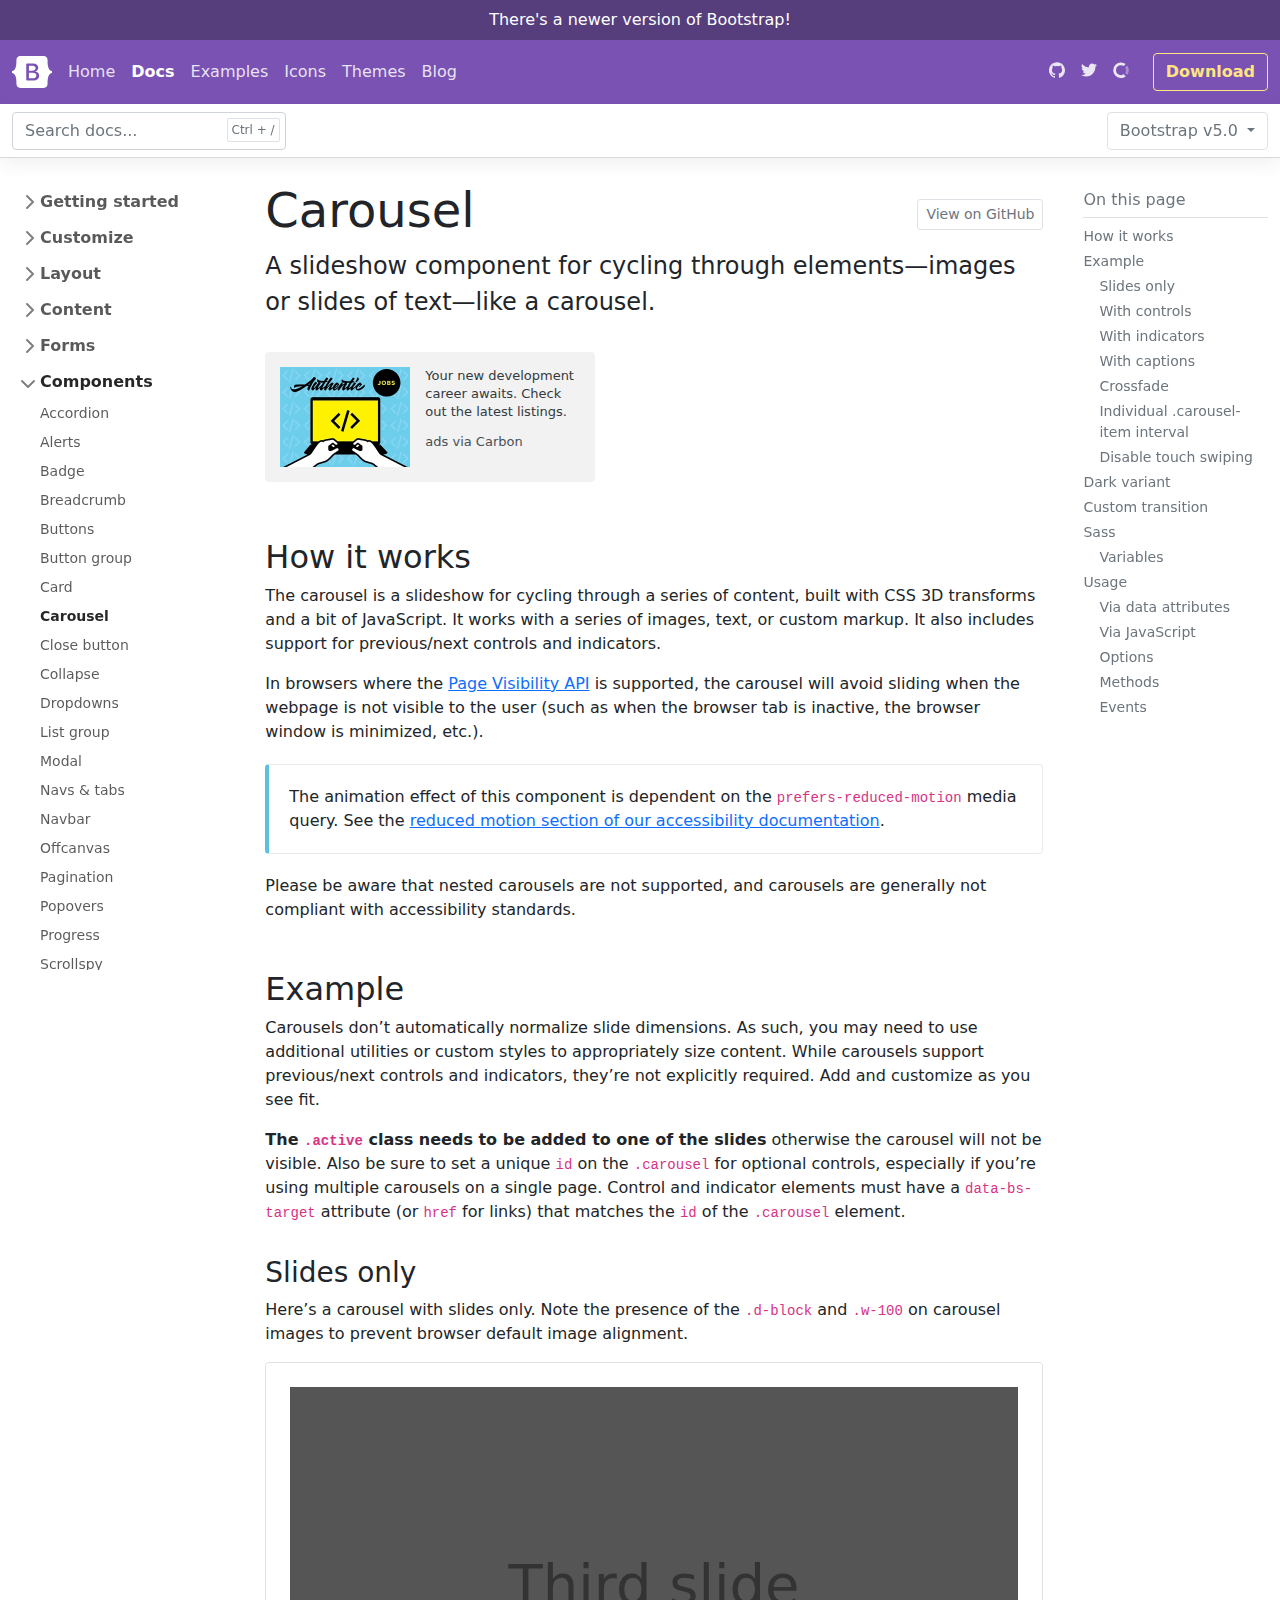
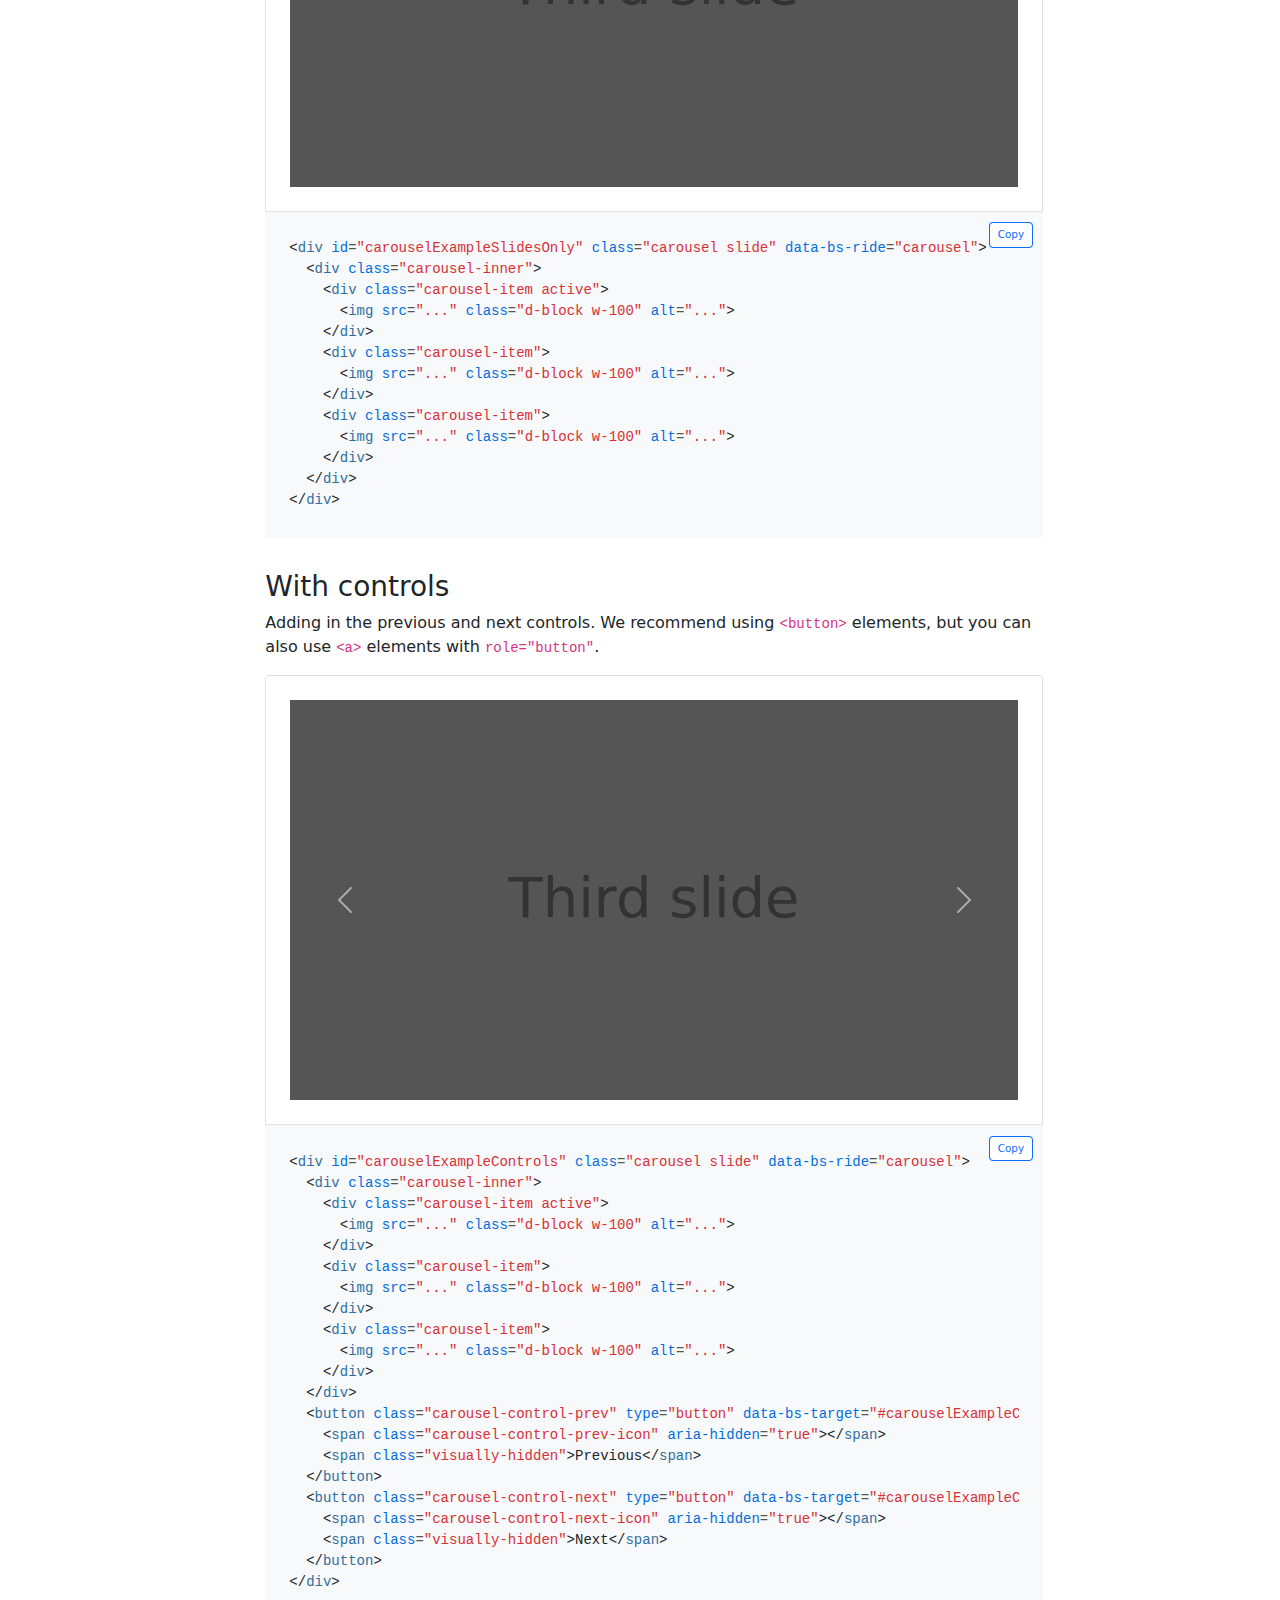
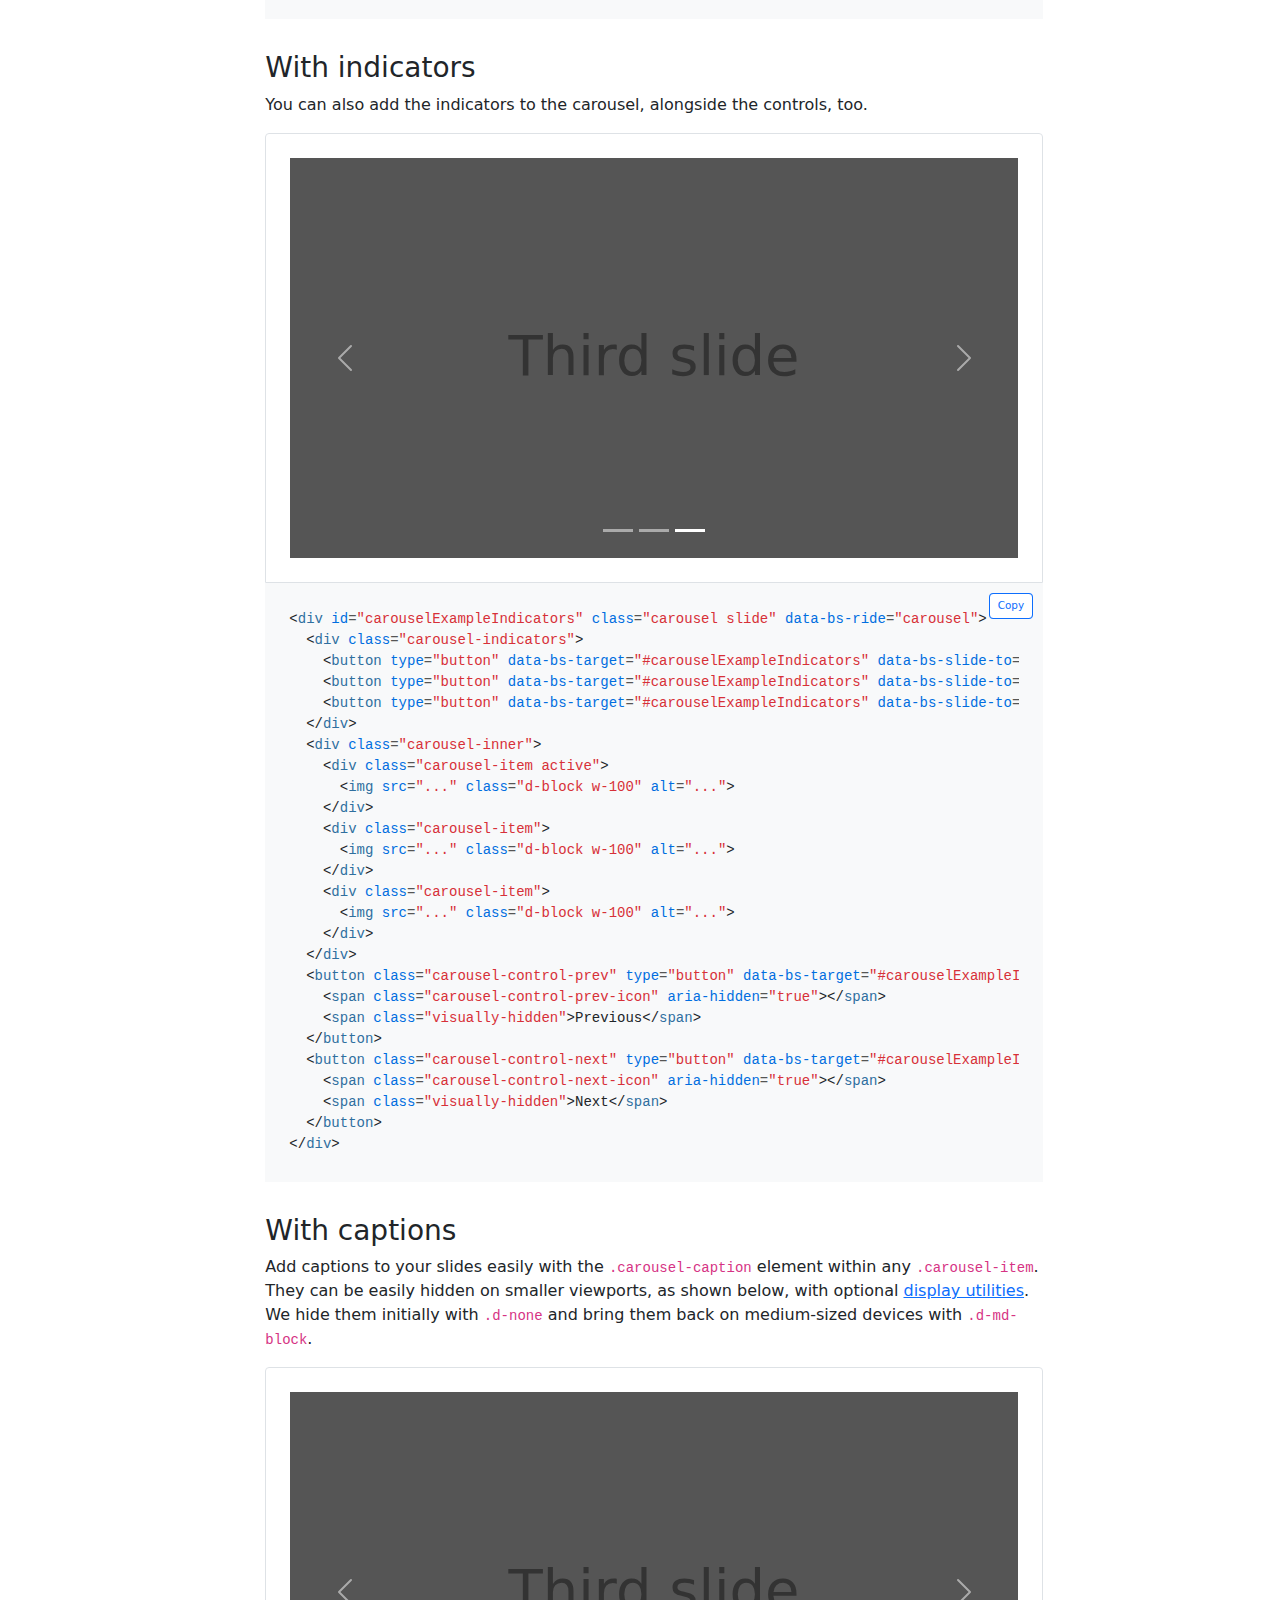
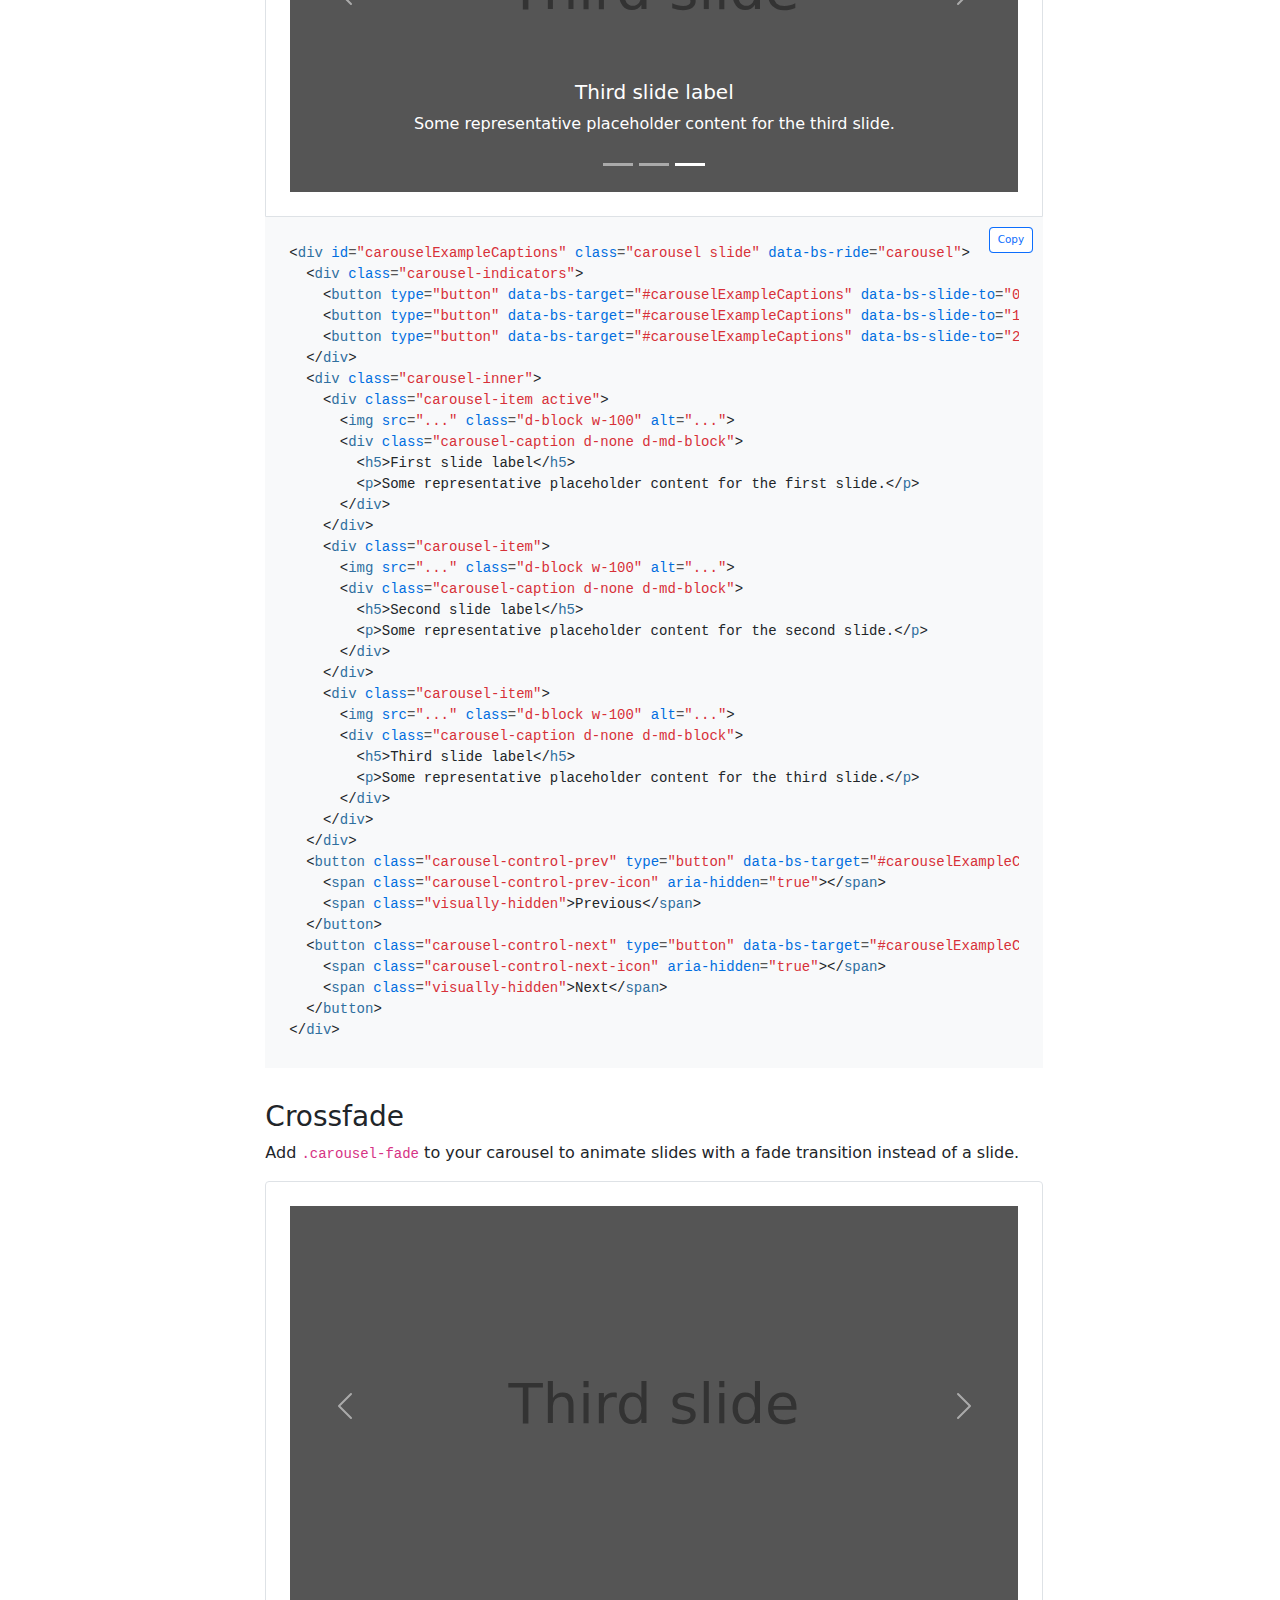
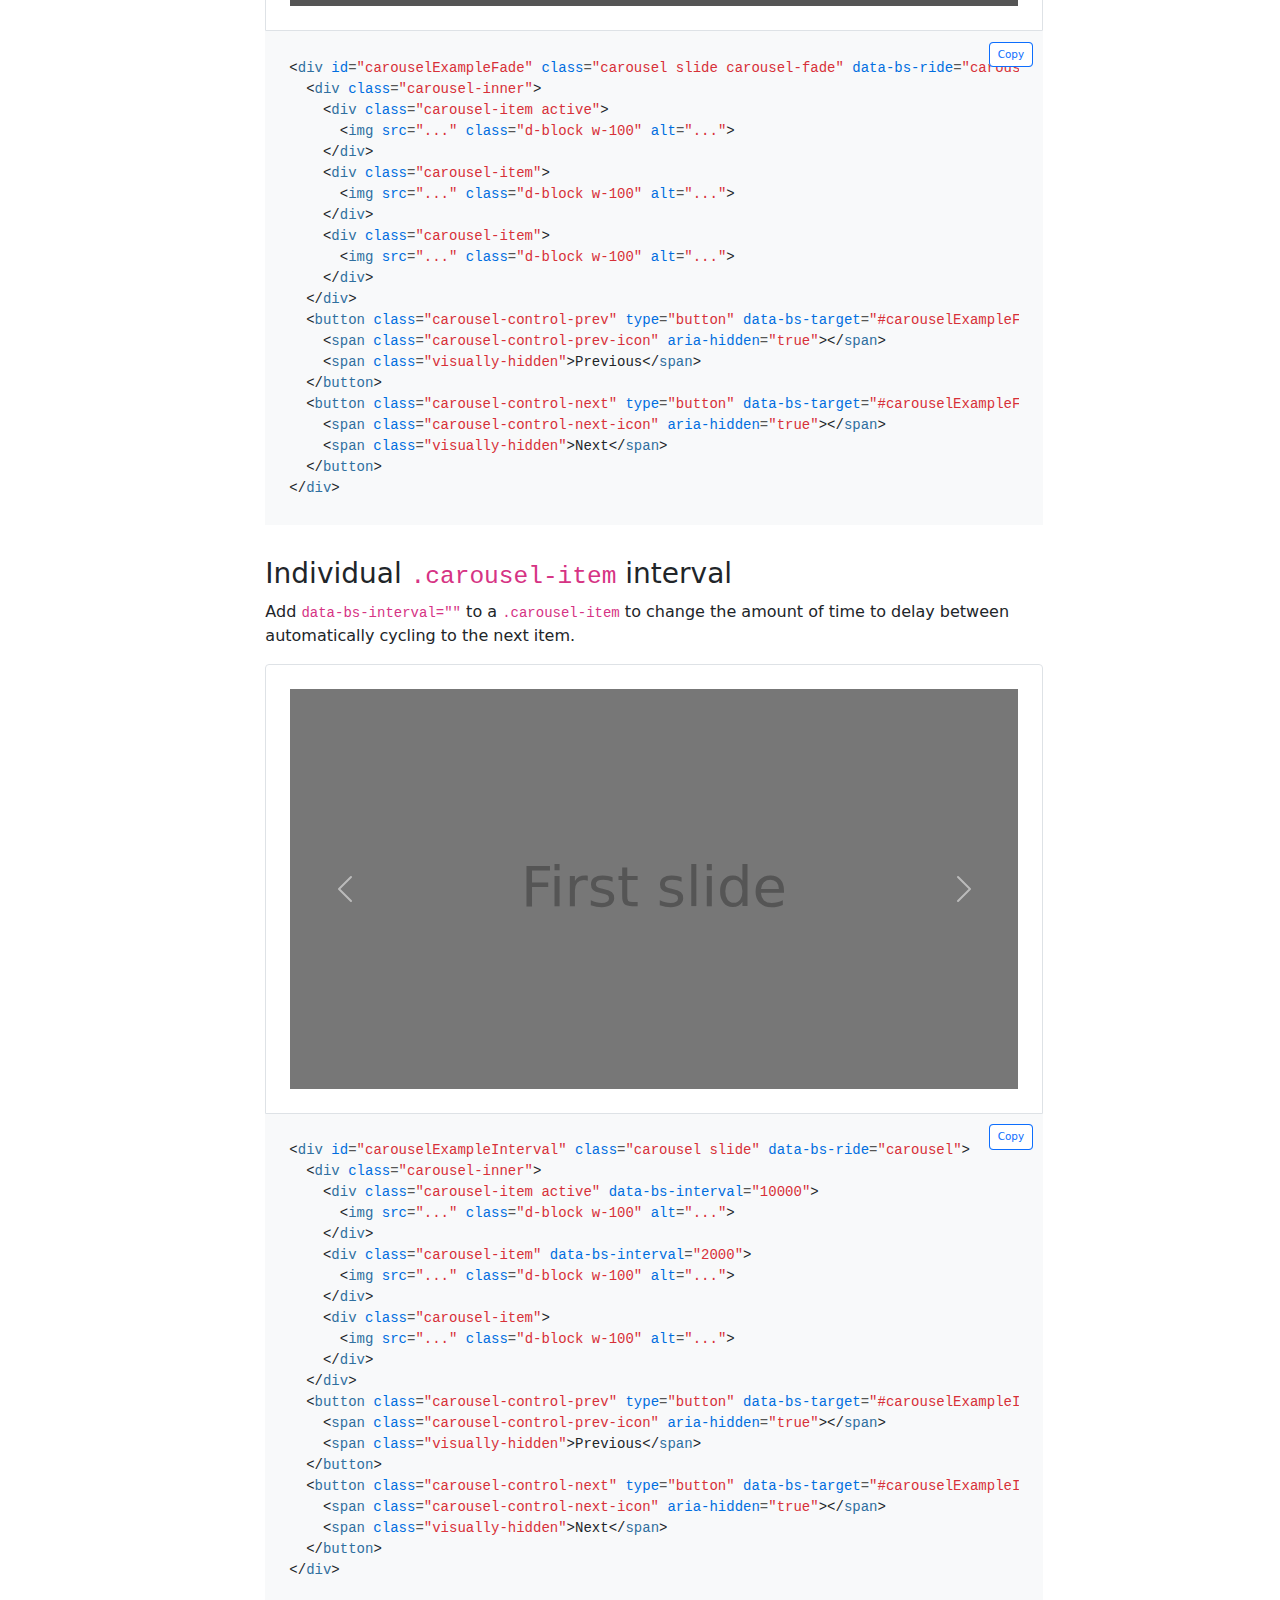
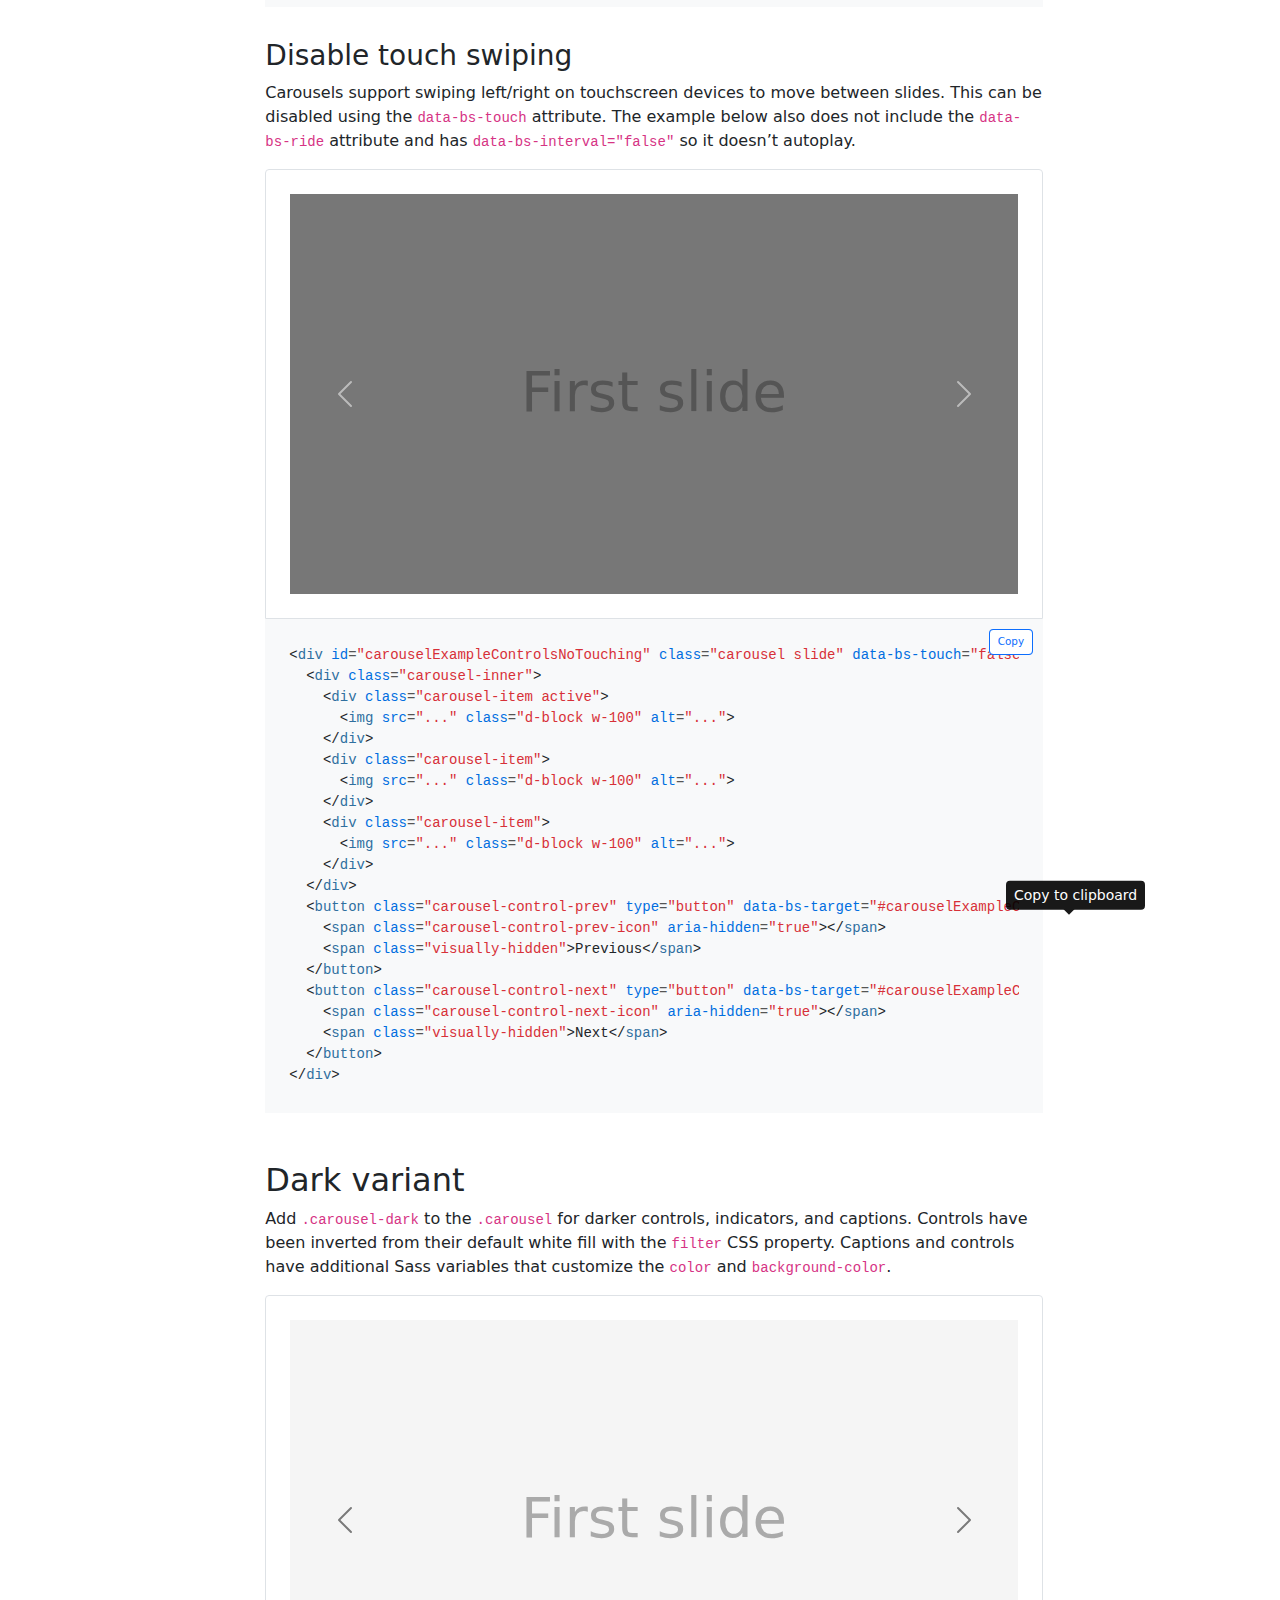
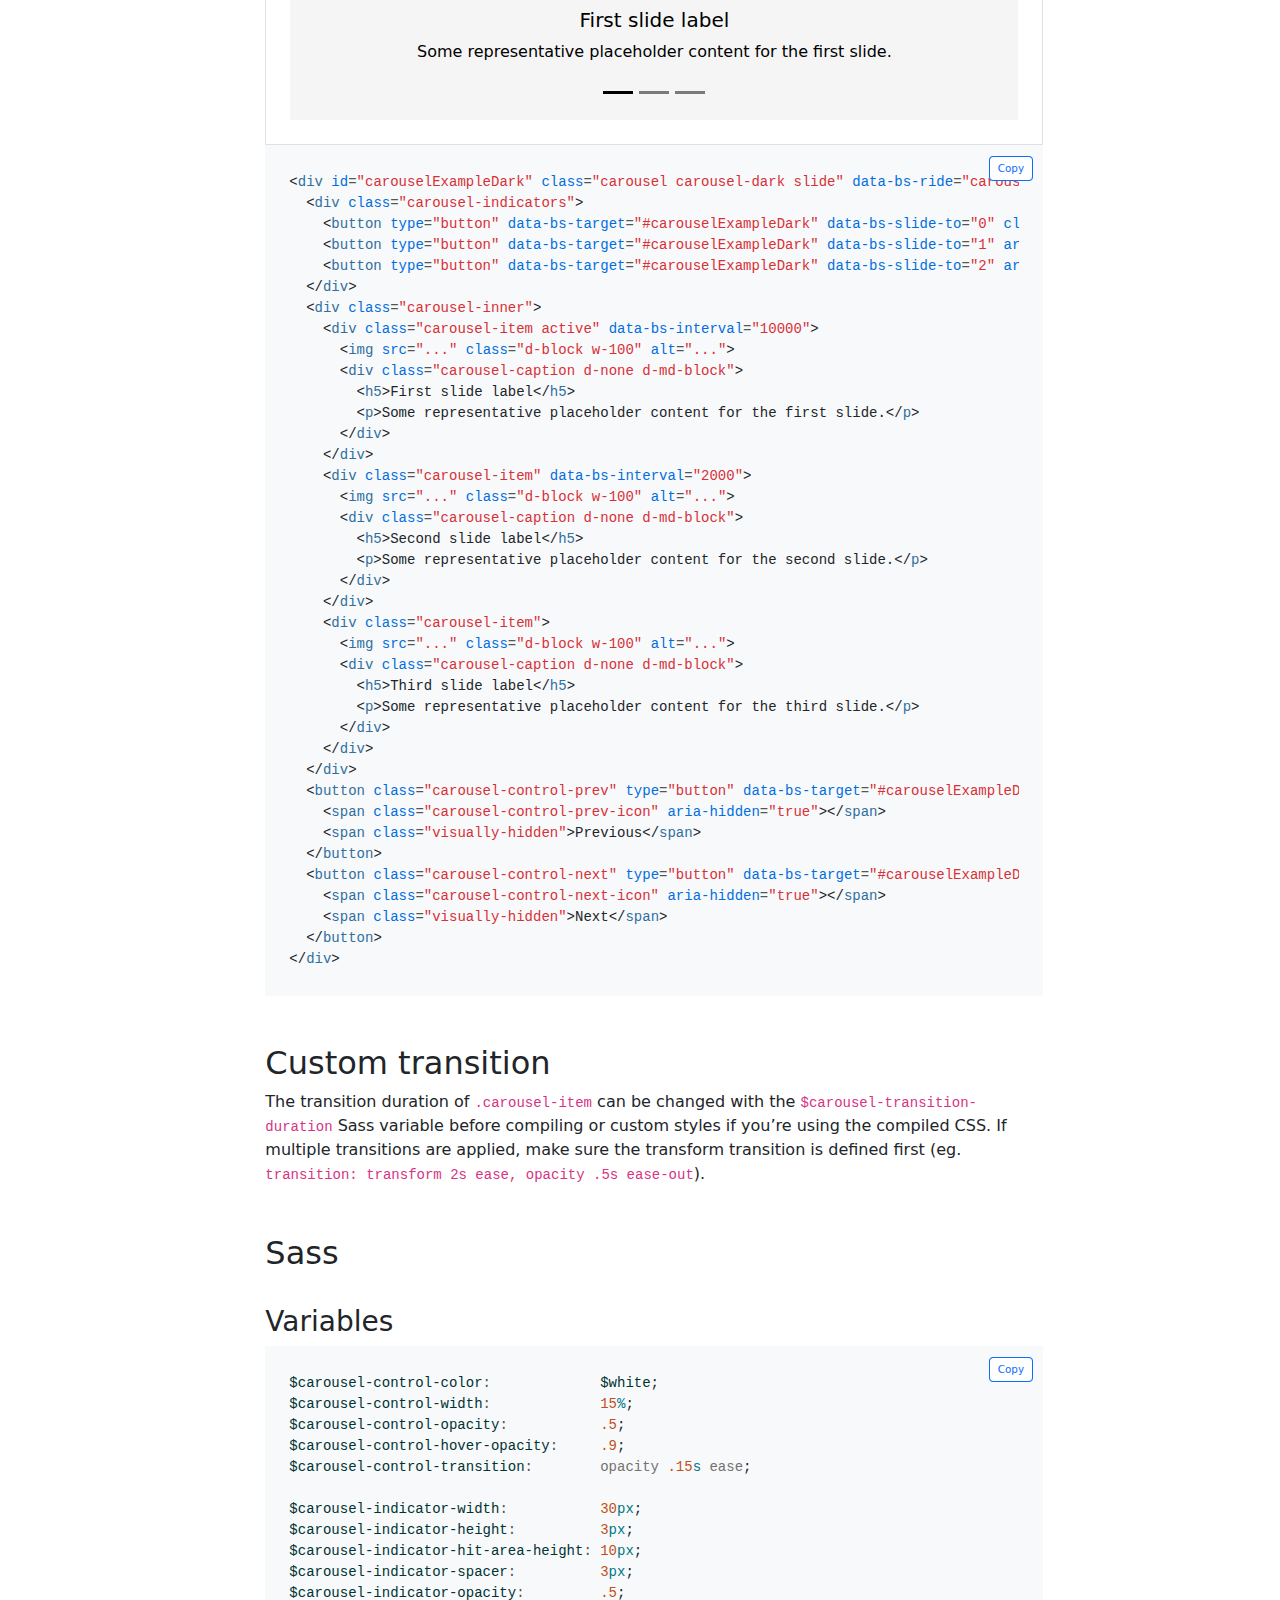
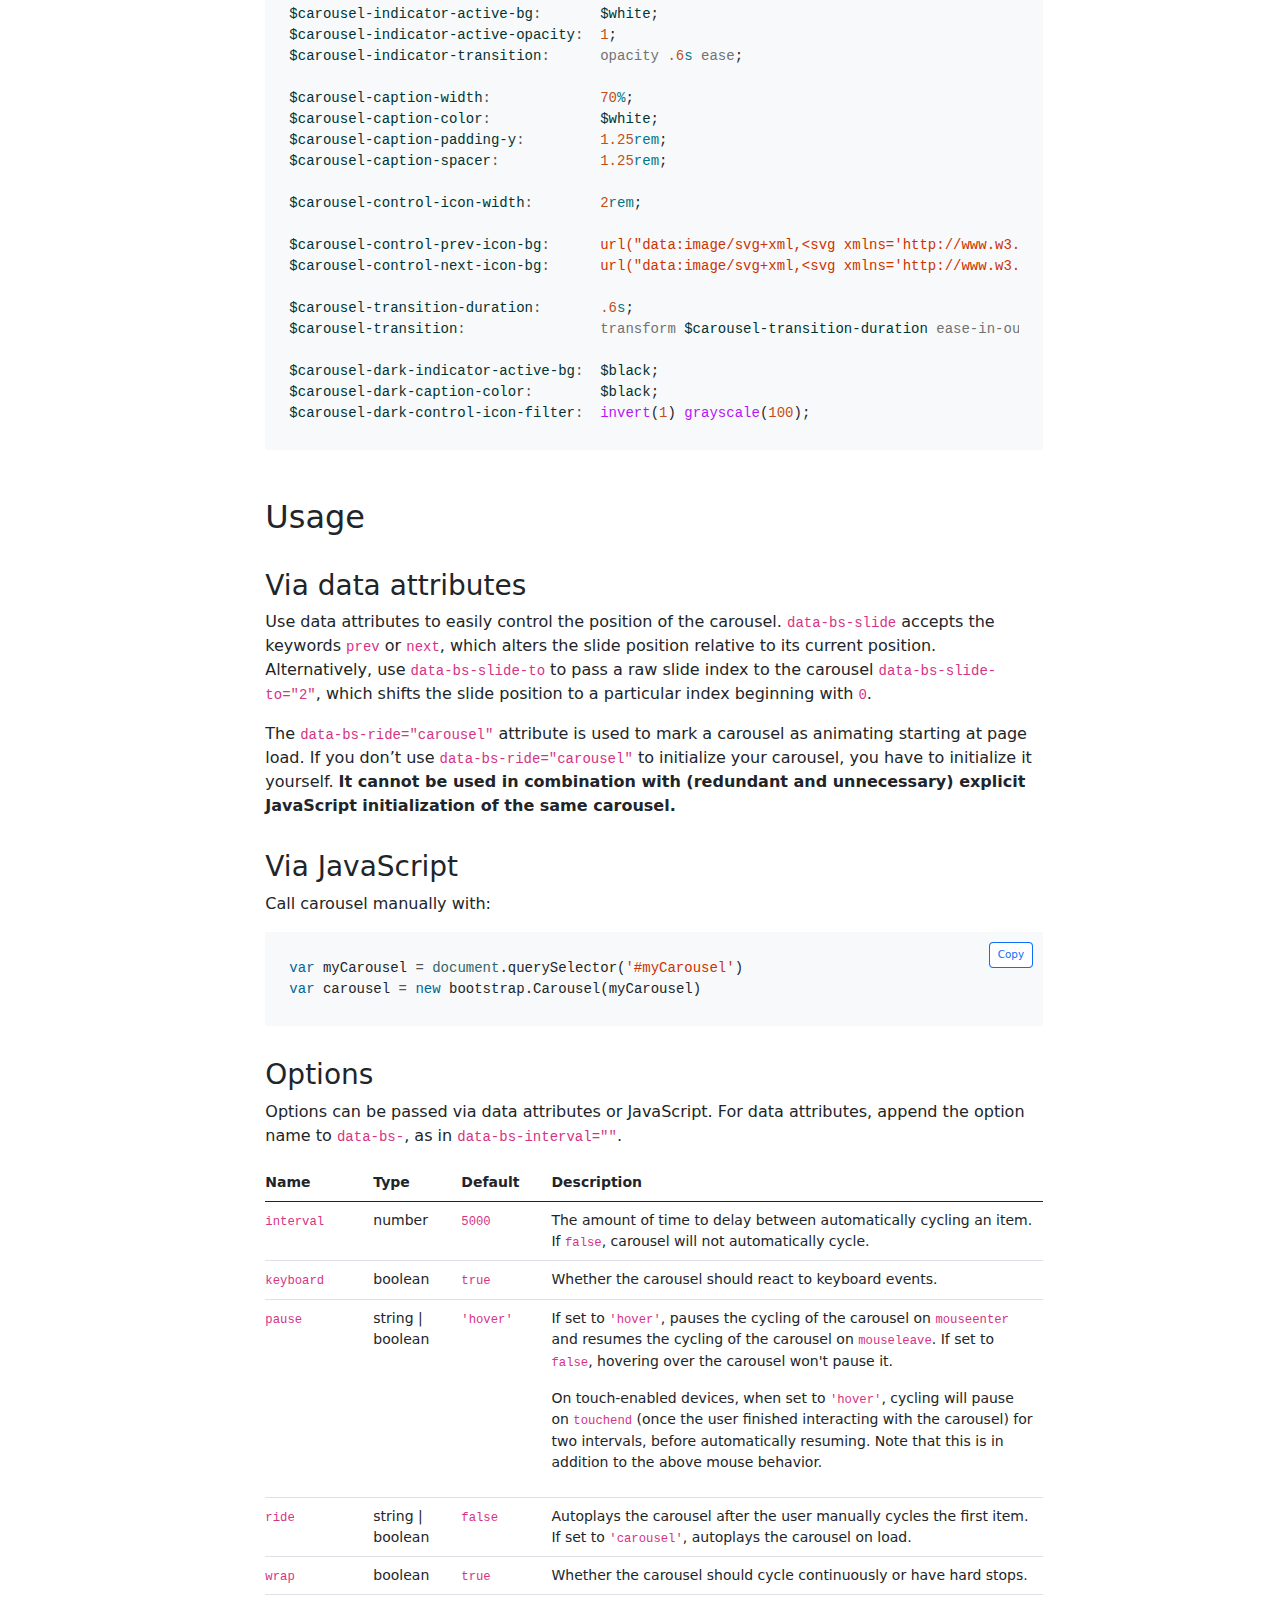
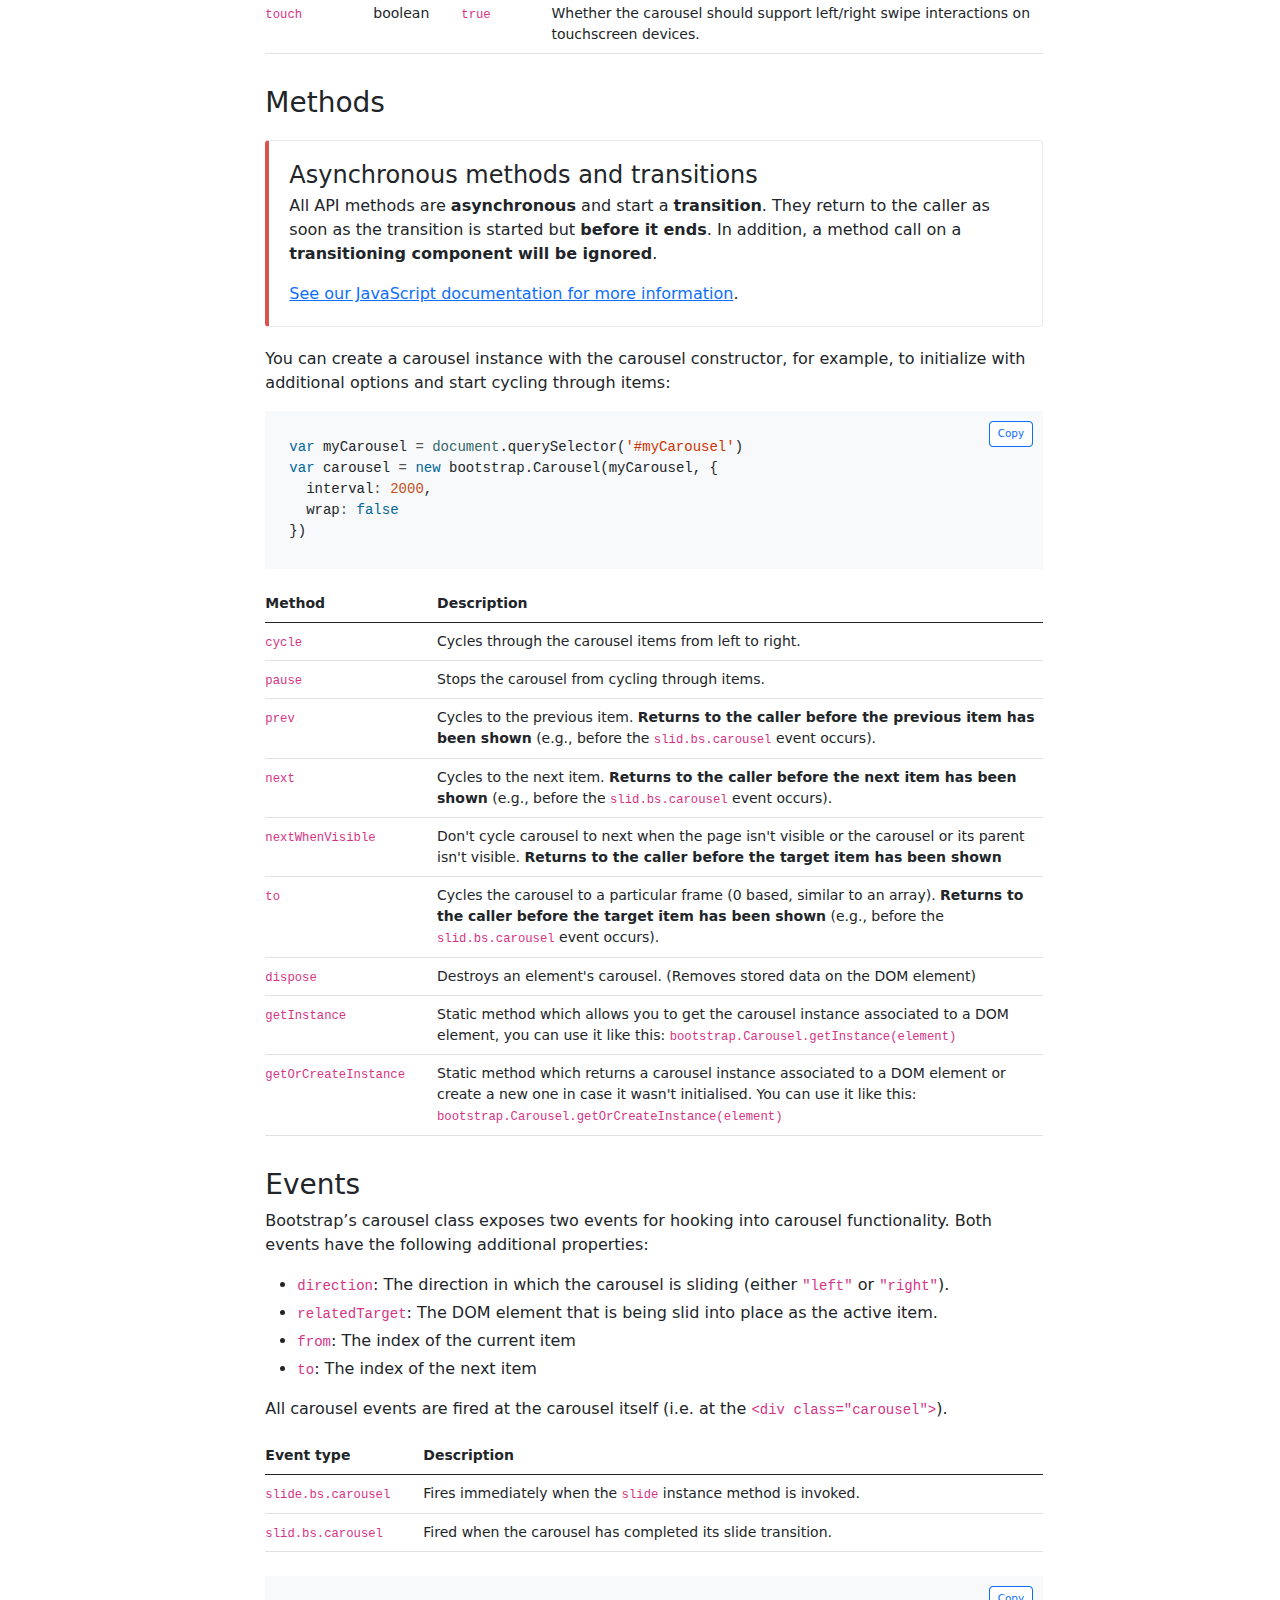
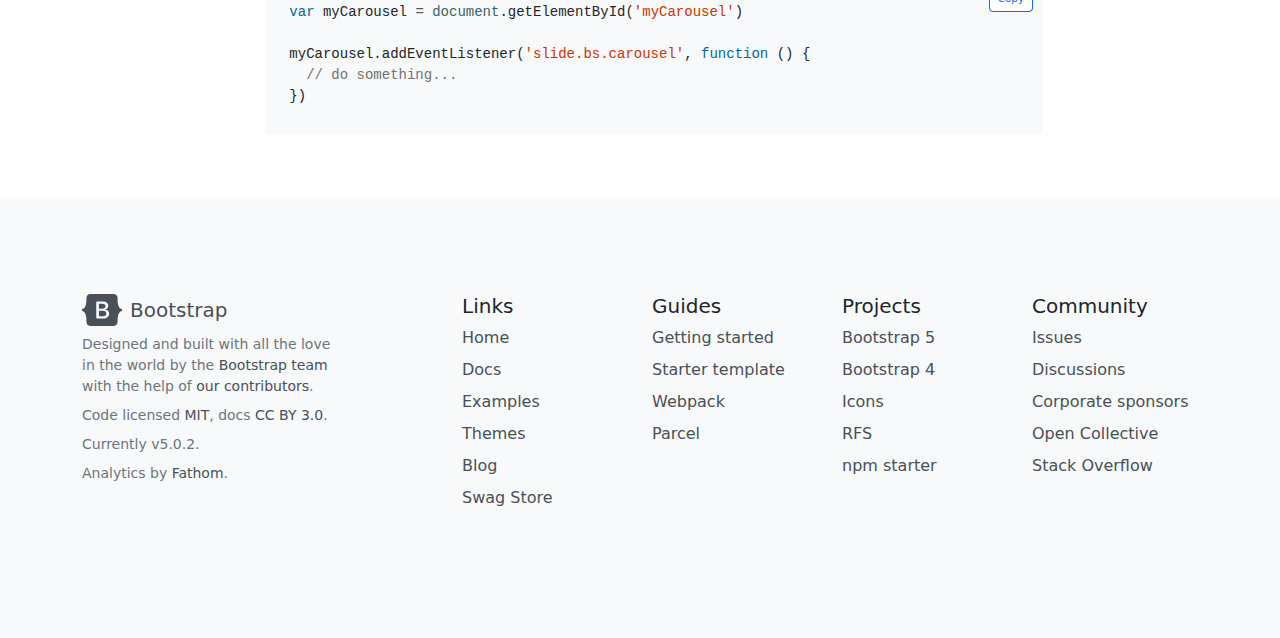
<file: index.html>
<!DOCTYPE html>
<!-- saved from url=(0054)https://getbootstrap.com/docs/5.0/components/carousel/ -->
<html lang="en"><head><meta http-equiv="Content-Type" content="text/html; charset=UTF-8">
    
<meta name="viewport" content="width=device-width, initial-scale=1">
<meta name="description" content="A slideshow component for cycling through elements—images or slides of text—like a carousel.">
<meta name="author" content="Mark Otto, Jacob Thornton, and Bootstrap contributors">
<meta name="generator" content="Hugo 0.84.0">

<meta name="docsearch:language" content="en">
<meta name="docsearch:version" content="5.0">

<title>Carousel · Bootstrap v5.0</title>

<link rel="canonical" href="https://getbootstrap.com/docs/5.0/components/carousel/">



<!-- Bootstrap core CSS -->
<style class="anchorjs"></style><link href="./index_files/bootstrap.min.css" rel="stylesheet" integrity="sha384-EVSTQN3/azprG1Anm3QDgpJLIm9Nao0Yz1ztcQTwFspd3yD65VohhpuuCOmLASjC" crossorigin="anonymous">

<link href="./index_files/docs.css" rel="stylesheet">

<!-- Favicons -->
<link rel="apple-touch-icon" href="https://getbootstrap.com/docs/5.0/assets/img/favicons/apple-touch-icon.png" sizes="180x180">
<link rel="icon" href="https://getbootstrap.com/docs/5.0/assets/img/favicons/favicon-32x32.png" sizes="32x32" type="image/png">
<link rel="icon" href="https://getbootstrap.com/docs/5.0/assets/img/favicons/favicon-16x16.png" sizes="16x16" type="image/png">
<link rel="manifest" href="https://getbootstrap.com/docs/5.0/assets/img/favicons/manifest.json">
<link rel="mask-icon" href="https://getbootstrap.com/docs/5.0/assets/img/favicons/safari-pinned-tab.svg" color="#7952b3">
<link rel="icon" href="https://getbootstrap.com/docs/5.0/assets/img/favicons/favicon.ico">
<meta name="theme-color" content="#7952b3">

<!-- Twitter -->
<meta name="twitter:card" content="summary">
<meta name="twitter:site" content="@getbootstrap">
<meta name="twitter:creator" content="@getbootstrap">
<meta name="twitter:title" content="Carousel">
<meta name="twitter:description" content="A slideshow component for cycling through elements—images or slides of text—like a carousel.">
<meta name="twitter:image" content="https://getbootstrap.com/docs/5.0/assets/brand/bootstrap-social.png">

<!-- Facebook -->
<meta property="og:url" content="https://getbootstrap.com/docs/5.0/components/carousel/">
<meta property="og:title" content="Carousel">
<meta property="og:description" content="A slideshow component for cycling through elements—images or slides of text—like a carousel.">
<meta property="og:type" content="article">
<meta property="og:image" content="https://getbootstrap.com/docs/5.0/assets/brand/bootstrap-social.png">
<meta property="og:image:type" content="image/png">
<meta property="og:image:width" content="1000">
<meta property="og:image:height" content="500">

<script type="text/javascript" async="" src="./index_files/js"></script><script defer="" src="./index_files/script.js.download" data-site="ITUSEYJG"></script>
<script>
  window.ga=window.ga||function(){(ga.q=ga.q||[]).push(arguments)};ga.l=+new Date;
  ga('create', 'UA-146052-10', 'getbootstrap.com');
  ga('set', 'anonymizeIp', true);
  ga('send', 'pageview');
</script>
<script async="" src="./index_files/analytics.js.download"></script>


  </head>
  <body>
    <div class="skippy visually-hidden-focusable overflow-hidden">
  <div class="container-xl">
    <a class="d-inline-flex p-2 m-1" href="https://getbootstrap.com/docs/5.0/components/carousel/#content">Skip to main content</a>
    <a class="d-none d-md-inline-flex p-2 m-1" href="https://getbootstrap.com/docs/5.0/components/carousel/#bd-docs-nav">Skip to docs navigation</a>
  </div>
</div>


<div class="d-block px-3 py-2 text-center text-bold skippy">
  <a href="https://getbootstrap.com/" class="text-white text-decoration-none">There's a newer version of Bootstrap!</a>
</div>

    <header class="navbar navbar-expand-md navbar-dark bd-navbar">
  <nav class="container-xxl flex-wrap flex-md-nowrap" aria-label="Main navigation">
    <a class="navbar-brand p-0 me-2" href="https://getbootstrap.com/" aria-label="Bootstrap">
      <svg xmlns="http://www.w3.org/2000/svg" width="40" height="32" class="d-block my-1" viewBox="0 0 118 94" role="img"><title>Bootstrap</title><path fill-rule="evenodd" clip-rule="evenodd" d="M24.509 0c-6.733 0-11.715 5.893-11.492 12.284.214 6.14-.064 14.092-2.066 20.577C8.943 39.365 5.547 43.485 0 44.014v5.972c5.547.529 8.943 4.649 10.951 11.153 2.002 6.485 2.28 14.437 2.066 20.577C12.794 88.106 17.776 94 24.51 94H93.5c6.733 0 11.714-5.893 11.491-12.284-.214-6.14.064-14.092 2.066-20.577 2.009-6.504 5.396-10.624 10.943-11.153v-5.972c-5.547-.529-8.934-4.649-10.943-11.153-2.002-6.484-2.28-14.437-2.066-20.577C105.214 5.894 100.233 0 93.5 0H24.508zM80 57.863C80 66.663 73.436 72 62.543 72H44a2 2 0 01-2-2V24a2 2 0 012-2h18.437c9.083 0 15.044 4.92 15.044 12.474 0 5.302-4.01 10.049-9.119 10.88v.277C75.317 46.394 80 51.21 80 57.863zM60.521 28.34H49.948v14.934h8.905c6.884 0 10.68-2.772 10.68-7.727 0-4.643-3.264-7.207-9.012-7.207zM49.948 49.2v16.458H60.91c7.167 0 10.964-2.876 10.964-8.281 0-5.406-3.903-8.178-11.425-8.178H49.948z" fill="currentColor"></path></svg>
    </a>

    <button class="navbar-toggler" type="button" data-bs-toggle="collapse" data-bs-target="#bdNavbar" aria-controls="bdNavbar" aria-expanded="false" aria-label="Toggle navigation">
      <svg xmlns="http://www.w3.org/2000/svg" width="32" height="32" class="bi" fill="currentColor" viewBox="0 0 16 16">
  <path fill-rule="evenodd" d="M2.5 11.5A.5.5 0 0 1 3 11h10a.5.5 0 0 1 0 1H3a.5.5 0 0 1-.5-.5zm0-4A.5.5 0 0 1 3 7h10a.5.5 0 0 1 0 1H3a.5.5 0 0 1-.5-.5zm0-4A.5.5 0 0 1 3 3h10a.5.5 0 0 1 0 1H3a.5.5 0 0 1-.5-.5z"></path>
</svg>

    </button>

    <div class="collapse navbar-collapse" id="bdNavbar">
      <ul class="navbar-nav flex-row flex-wrap bd-navbar-nav pt-2 py-md-0">
        <li class="nav-item col-6 col-md-auto">
          <a class="nav-link p-2" href="https://getbootstrap.com/" onclick="ga(&#39;send&#39;, &#39;event&#39;, &#39;Navbar&#39;, &#39;Community links&#39;, &#39;Bootstrap&#39;);">Home</a>
        </li>
        <li class="nav-item col-6 col-md-auto">
          <a class="nav-link p-2 active" aria-current="true" href="https://getbootstrap.com/docs/5.0/getting-started/introduction/" onclick="ga(&#39;send&#39;, &#39;event&#39;, &#39;Navbar&#39;, &#39;Community links&#39;, &#39;Docs&#39;);">Docs</a>
        </li>
        <li class="nav-item col-6 col-md-auto">
          <a class="nav-link p-2" href="https://getbootstrap.com/docs/5.0/examples/" onclick="ga(&#39;send&#39;, &#39;event&#39;, &#39;Navbar&#39;, &#39;Community links&#39;, &#39;Examples&#39;);">Examples</a>
        </li>
        <li class="nav-item col-6 col-md-auto">
          <a class="nav-link p-2" href="https://icons.getbootstrap.com/" onclick="ga(&#39;send&#39;, &#39;event&#39;, &#39;Navbar&#39;, &#39;Community links&#39;, &#39;Icons&#39;);" target="_blank" rel="noopener">Icons</a>
        </li>
        <li class="nav-item col-6 col-md-auto">
          <a class="nav-link p-2" href="https://themes.getbootstrap.com/" onclick="ga(&#39;send&#39;, &#39;event&#39;, &#39;Navbar&#39;, &#39;Community links&#39;, &#39;Themes&#39;);" target="_blank" rel="noopener">Themes</a>
        </li>
        <li class="nav-item col-6 col-md-auto">
          <a class="nav-link p-2" href="https://blog.getbootstrap.com/" onclick="ga(&#39;send&#39;, &#39;event&#39;, &#39;Navbar&#39;, &#39;Community links&#39;, &#39;Blog&#39;);" target="_blank" rel="noopener">Blog</a>
        </li>
      </ul>

      <hr class="d-md-none text-white-50">

      <ul class="navbar-nav flex-row flex-wrap ms-md-auto">
        <li class="nav-item col-6 col-md-auto">
          <a class="nav-link p-2" href="https://github.com/twbs" target="_blank" rel="noopener">
            <svg xmlns="http://www.w3.org/2000/svg" width="36" height="36" class="navbar-nav-svg d-inline-block align-text-top" viewBox="0 0 512 499.36" role="img"><title>GitHub</title><path fill="currentColor" fill-rule="evenodd" d="M256 0C114.64 0 0 114.61 0 256c0 113.09 73.34 209 175.08 242.9 12.8 2.35 17.47-5.56 17.47-12.34 0-6.08-.22-22.18-.35-43.54-71.2 15.49-86.2-34.34-86.2-34.34-11.64-29.57-28.42-37.45-28.42-37.45-23.27-15.84 1.73-15.55 1.73-15.55 25.69 1.81 39.21 26.38 39.21 26.38 22.84 39.12 59.92 27.82 74.5 21.27 2.33-16.54 8.94-27.82 16.25-34.22-56.84-6.43-116.6-28.43-116.6-126.49 0-27.95 10-50.8 26.35-68.69-2.63-6.48-11.42-32.5 2.51-67.75 0 0 21.49-6.88 70.4 26.24a242.65 242.65 0 0 1 128.18 0c48.87-33.13 70.33-26.24 70.33-26.24 14 35.25 5.18 61.27 2.55 67.75 16.41 17.9 26.31 40.75 26.31 68.69 0 98.35-59.85 120-116.88 126.32 9.19 7.9 17.38 23.53 17.38 47.41 0 34.22-.31 61.83-.31 70.23 0 6.85 4.61 14.81 17.6 12.31C438.72 464.97 512 369.08 512 256.02 512 114.62 397.37 0 256 0z"></path></svg>
            <small class="d-md-none ms-2">GitHub</small>
          </a>
        </li>
        <li class="nav-item col-6 col-md-auto">
          <a class="nav-link p-2" href="https://twitter.com/getbootstrap" target="_blank" rel="noopener">
            <svg xmlns="http://www.w3.org/2000/svg" width="36" height="36" class="navbar-nav-svg d-inline-block align-text-top" viewBox="0 0 512 416.32" role="img"><title>Twitter</title><path fill="currentColor" d="M160.83 416.32c193.2 0 298.92-160.22 298.92-298.92 0-4.51 0-9-.2-13.52A214 214 0 0 0 512 49.38a212.93 212.93 0 0 1-60.44 16.6 105.7 105.7 0 0 0 46.3-58.19 209 209 0 0 1-66.79 25.37 105.09 105.09 0 0 0-181.73 71.91 116.12 116.12 0 0 0 2.66 24c-87.28-4.3-164.73-46.3-216.56-109.82A105.48 105.48 0 0 0 68 159.6a106.27 106.27 0 0 1-47.53-13.11v1.43a105.28 105.28 0 0 0 84.21 103.06 105.67 105.67 0 0 1-47.33 1.84 105.06 105.06 0 0 0 98.14 72.94A210.72 210.72 0 0 1 25 370.84a202.17 202.17 0 0 1-25-1.43 298.85 298.85 0 0 0 160.83 46.92"></path></svg>
            <small class="d-md-none ms-2">Twitter</small>
          </a>
        </li>
        <li class="nav-item col-6 col-md-auto">
          <a class="nav-link p-2" href="https://opencollective.com/bootstrap" target="_blank" rel="noopener">
            <svg xmlns="http://www.w3.org/2000/svg" width="36" height="36" fill="currentColor" fill-rule="evenodd" class="navbar-nav-svg d-inline-block align-text-top" viewBox="0 0 40 41" role="img"><title>Open Collective</title><path fill-opacity=".4" d="M32.8 21c0 2.4-.8 4.9-2 6.9l5.1 5.1c2.5-3.4 4.1-7.6 4.1-12 0-4.6-1.6-8.8-4-12.2L30.7 14c1.2 2 2 4.3 2 7z"></path><path d="M20 33.7a12.8 12.8 0 0 1 0-25.6c2.6 0 5 .7 7 2.1L32 5a20 20 0 1 0 .1 31.9l-5-5.2a13 13 0 0 1-7 2z"></path></svg>
            <small class="d-md-none ms-2">Open Collective</small>
          </a>
        </li>
      </ul>

      <a class="btn btn-bd-download d-lg-inline-block my-2 my-md-0 ms-md-3" href="https://getbootstrap.com/docs/5.0/getting-started/download/">Download</a>
    </div>
  </nav>
</header>



  <nav class="bd-subnavbar py-2" aria-label="Secondary navigation">
  <div class="container-xxl d-flex align-items-md-center">
    <form class="bd-search position-relative me-auto">
      <span class="algolia-autocomplete" style="position: relative; display: inline-block; direction: ltr;"><input type="search" class="form-control ds-input" id="search-input" placeholder="Search docs..." aria-label="Search docs for..." autocomplete="off" data-bd-docs-version="5.0" spellcheck="false" role="combobox" aria-autocomplete="list" aria-expanded="false" aria-owns="algolia-autocomplete-listbox-0" dir="auto" style="position: relative; vertical-align: top;"><pre aria-hidden="true" style="position: absolute; visibility: hidden; white-space: pre; font-family: system-ui, -apple-system, &quot;Segoe UI&quot;, Roboto, &quot;Helvetica Neue&quot;, Arial, &quot;Noto Sans&quot;, &quot;Liberation Sans&quot;, sans-serif, &quot;Apple Color Emoji&quot;, &quot;Segoe UI Emoji&quot;, &quot;Segoe UI Symbol&quot;, &quot;Noto Color Emoji&quot;; font-size: 16px; font-style: normal; font-variant: normal; font-weight: 400; word-spacing: 0px; letter-spacing: normal; text-indent: 0px; text-rendering: auto; text-transform: none;"></pre><span class="ds-dropdown-menu" role="listbox" id="algolia-autocomplete-listbox-0" style="position: absolute; top: 100%; z-index: 100; display: none; left: 0px; right: auto;"><div class="ds-dataset-1"></div></span></span>
    </form>

    <div class="dropdown ms-3">
  <button class="btn btn-bd-light dropdown-toggle" id="bd-versions" data-bs-toggle="dropdown" aria-expanded="false" data-bs-display="static">
    <span class="d-none d-lg-inline">Bootstrap</span> v5.0
  </button>
  <ul class="dropdown-menu dropdown-menu-end" aria-labelledby="bd-versions">
    <li><h6 class="dropdown-header">v5 releases</h6></li>
    <li>
      <a class="dropdown-item" href="https://getbootstrap.com/docs/5.2/components/carousel/">
        Latest (5.2.x)
      </a>
    </li>
    <li>
        <a class="dropdown-item" href="https://getbootstrap.com/docs/5.1/components/carousel/">v5.1.3</a>
    </li>
    <li>
        <a class="dropdown-item current" aria-current="true" href="https://getbootstrap.com/docs/5.0/components/carousel/">v5.0.2</a>
    </li>
    <li><hr class="dropdown-divider"></li>
    <li><a class="dropdown-item" href="https://getbootstrap.com/docs/4.6/">v4.6.x</a></li>
    <li><a class="dropdown-item" href="https://getbootstrap.com/docs/3.4/">v3.4.1</a></li>
    <li><a class="dropdown-item" href="https://getbootstrap.com/2.3.2/">v2.3.2</a></li>
    <li><hr class="dropdown-divider"></li>
    <li><a class="dropdown-item" href="https://getbootstrap.com/docs/versions/">All versions</a></li>
  </ul>
</div>


    <button class="btn bd-sidebar-toggle d-md-none py-0 px-1 ms-3 order-3 collapsed" type="button" data-bs-toggle="collapse" data-bs-target="#bd-docs-nav" aria-controls="bd-docs-nav" aria-expanded="false" aria-label="Toggle docs navigation">
      <svg xmlns="http://www.w3.org/2000/svg" width="24" height="24" class="bi bi-expand" fill="currentColor" viewBox="0 0 16 16">
  <title>Expand</title>
  <path fill-rule="evenodd" d="M1 8a.5.5 0 0 1 .5-.5h13a.5.5 0 0 1 0 1h-13A.5.5 0 0 1 1 8zM7.646.146a.5.5 0 0 1 .708 0l2 2a.5.5 0 0 1-.708.708L8.5 1.707V5.5a.5.5 0 0 1-1 0V1.707L6.354 2.854a.5.5 0 1 1-.708-.708l2-2zM8 10a.5.5 0 0 1 .5.5v3.793l1.146-1.147a.5.5 0 0 1 .708.708l-2 2a.5.5 0 0 1-.708 0l-2-2a.5.5 0 0 1 .708-.708L7.5 14.293V10.5A.5.5 0 0 1 8 10z"></path>
</svg>

      <svg xmlns="http://www.w3.org/2000/svg" width="24" height="24" class="bi bi-collapse" fill="currentColor" viewBox="0 0 16 16">
  <title>Collapse</title>
  <path fill-rule="evenodd" d="M1 8a.5.5 0 0 1 .5-.5h13a.5.5 0 0 1 0 1h-13A.5.5 0 0 1 1 8zm7-8a.5.5 0 0 1 .5.5v3.793l1.146-1.147a.5.5 0 0 1 .708.708l-2 2a.5.5 0 0 1-.708 0l-2-2a.5.5 0 1 1 .708-.708L7.5 4.293V.5A.5.5 0 0 1 8 0zm-.5 11.707l-1.146 1.147a.5.5 0 0 1-.708-.708l2-2a.5.5 0 0 1 .708 0l2 2a.5.5 0 0 1-.708.708L8.5 11.707V15.5a.5.5 0 0 1-1 0v-3.793z"></path>
</svg>

    </button>
  </div>
</nav>


  <div class="container-xxl my-md-4 bd-layout">
    <aside class="bd-sidebar">
      <nav class="collapse bd-links" id="bd-docs-nav" aria-label="Docs navigation"><ul class="list-unstyled mb-0 py-3 pt-md-1">
      <li class="mb-1">
        <button class="btn d-inline-flex align-items-center rounded collapsed" data-bs-toggle="collapse" data-bs-target="#getting-started-collapse" aria-expanded="false">
          Getting started
        </button>

        <div class="collapse" id="getting-started-collapse">
          <ul class="list-unstyled fw-normal pb-1 small">
              <li><a href="https://getbootstrap.com/docs/5.0/getting-started/introduction/" class="d-inline-flex align-items-center rounded">Introduction</a></li>
              <li><a href="https://getbootstrap.com/docs/5.0/getting-started/download/" class="d-inline-flex align-items-center rounded">Download</a></li>
              <li><a href="https://getbootstrap.com/docs/5.0/getting-started/contents/" class="d-inline-flex align-items-center rounded">Contents</a></li>
              <li><a href="https://getbootstrap.com/docs/5.0/getting-started/browsers-devices/" class="d-inline-flex align-items-center rounded">Browsers &amp; devices</a></li>
              <li><a href="https://getbootstrap.com/docs/5.0/getting-started/javascript/" class="d-inline-flex align-items-center rounded">JavaScript</a></li>
              <li><a href="https://getbootstrap.com/docs/5.0/getting-started/build-tools/" class="d-inline-flex align-items-center rounded">Build tools</a></li>
              <li><a href="https://getbootstrap.com/docs/5.0/getting-started/webpack/" class="d-inline-flex align-items-center rounded">Webpack</a></li>
              <li><a href="https://getbootstrap.com/docs/5.0/getting-started/parcel/" class="d-inline-flex align-items-center rounded">Parcel</a></li>
              <li><a href="https://getbootstrap.com/docs/5.0/getting-started/accessibility/" class="d-inline-flex align-items-center rounded">Accessibility</a></li>
              <li><a href="https://getbootstrap.com/docs/5.0/getting-started/rfs/" class="d-inline-flex align-items-center rounded">RFS</a></li>
              <li><a href="https://getbootstrap.com/docs/5.0/getting-started/rtl/" class="d-inline-flex align-items-center rounded">RTL</a></li>
          </ul>
        </div>
      </li>
      <li class="mb-1">
        <button class="btn d-inline-flex align-items-center rounded collapsed" data-bs-toggle="collapse" data-bs-target="#customize-collapse" aria-expanded="false">
          Customize
        </button>

        <div class="collapse" id="customize-collapse">
          <ul class="list-unstyled fw-normal pb-1 small">
              <li><a href="https://getbootstrap.com/docs/5.0/customize/overview/" class="d-inline-flex align-items-center rounded">Overview</a></li>
              <li><a href="https://getbootstrap.com/docs/5.0/customize/sass/" class="d-inline-flex align-items-center rounded">Sass</a></li>
              <li><a href="https://getbootstrap.com/docs/5.0/customize/options/" class="d-inline-flex align-items-center rounded">Options</a></li>
              <li><a href="https://getbootstrap.com/docs/5.0/customize/color/" class="d-inline-flex align-items-center rounded">Color</a></li>
              <li><a href="https://getbootstrap.com/docs/5.0/customize/components/" class="d-inline-flex align-items-center rounded">Components</a></li>
              <li><a href="https://getbootstrap.com/docs/5.0/customize/css-variables/" class="d-inline-flex align-items-center rounded">CSS variables</a></li>
              <li><a href="https://getbootstrap.com/docs/5.0/customize/optimize/" class="d-inline-flex align-items-center rounded">Optimize</a></li>
          </ul>
        </div>
      </li>
      <li class="mb-1">
        <button class="btn d-inline-flex align-items-center rounded collapsed" data-bs-toggle="collapse" data-bs-target="#layout-collapse" aria-expanded="false">
          Layout
        </button>

        <div class="collapse" id="layout-collapse">
          <ul class="list-unstyled fw-normal pb-1 small">
              <li><a href="https://getbootstrap.com/docs/5.0/layout/breakpoints/" class="d-inline-flex align-items-center rounded">Breakpoints</a></li>
              <li><a href="https://getbootstrap.com/docs/5.0/layout/containers/" class="d-inline-flex align-items-center rounded">Containers</a></li>
              <li><a href="https://getbootstrap.com/docs/5.0/layout/grid/" class="d-inline-flex align-items-center rounded">Grid</a></li>
              <li><a href="https://getbootstrap.com/docs/5.0/layout/columns/" class="d-inline-flex align-items-center rounded">Columns</a></li>
              <li><a href="https://getbootstrap.com/docs/5.0/layout/gutters/" class="d-inline-flex align-items-center rounded">Gutters</a></li>
              <li><a href="https://getbootstrap.com/docs/5.0/layout/utilities/" class="d-inline-flex align-items-center rounded">Utilities</a></li>
              <li><a href="https://getbootstrap.com/docs/5.0/layout/z-index/" class="d-inline-flex align-items-center rounded">Z-index</a></li>
          </ul>
        </div>
      </li>
      <li class="mb-1">
        <button class="btn d-inline-flex align-items-center rounded collapsed" data-bs-toggle="collapse" data-bs-target="#content-collapse" aria-expanded="false">
          Content
        </button>

        <div class="collapse" id="content-collapse">
          <ul class="list-unstyled fw-normal pb-1 small">
              <li><a href="https://getbootstrap.com/docs/5.0/content/reboot/" class="d-inline-flex align-items-center rounded">Reboot</a></li>
              <li><a href="https://getbootstrap.com/docs/5.0/content/typography/" class="d-inline-flex align-items-center rounded">Typography</a></li>
              <li><a href="https://getbootstrap.com/docs/5.0/content/images/" class="d-inline-flex align-items-center rounded">Images</a></li>
              <li><a href="https://getbootstrap.com/docs/5.0/content/tables/" class="d-inline-flex align-items-center rounded">Tables</a></li>
              <li><a href="https://getbootstrap.com/docs/5.0/content/figures/" class="d-inline-flex align-items-center rounded">Figures</a></li>
          </ul>
        </div>
      </li>
      <li class="mb-1">
        <button class="btn d-inline-flex align-items-center rounded collapsed" data-bs-toggle="collapse" data-bs-target="#forms-collapse" aria-expanded="false">
          Forms
        </button>

        <div class="collapse" id="forms-collapse">
          <ul class="list-unstyled fw-normal pb-1 small">
              <li><a href="https://getbootstrap.com/docs/5.0/forms/overview/" class="d-inline-flex align-items-center rounded">Overview</a></li>
              <li><a href="https://getbootstrap.com/docs/5.0/forms/form-control/" class="d-inline-flex align-items-center rounded">Form control</a></li>
              <li><a href="https://getbootstrap.com/docs/5.0/forms/select/" class="d-inline-flex align-items-center rounded">Select</a></li>
              <li><a href="https://getbootstrap.com/docs/5.0/forms/checks-radios/" class="d-inline-flex align-items-center rounded">Checks &amp; radios</a></li>
              <li><a href="https://getbootstrap.com/docs/5.0/forms/range/" class="d-inline-flex align-items-center rounded">Range</a></li>
              <li><a href="https://getbootstrap.com/docs/5.0/forms/input-group/" class="d-inline-flex align-items-center rounded">Input group</a></li>
              <li><a href="https://getbootstrap.com/docs/5.0/forms/floating-labels/" class="d-inline-flex align-items-center rounded">Floating labels</a></li>
              <li><a href="https://getbootstrap.com/docs/5.0/forms/layout/" class="d-inline-flex align-items-center rounded">Layout</a></li>
              <li><a href="https://getbootstrap.com/docs/5.0/forms/validation/" class="d-inline-flex align-items-center rounded">Validation</a></li>
          </ul>
        </div>
      </li>
      <li class="mb-1">
        <button class="btn d-inline-flex align-items-center rounded" data-bs-toggle="collapse" data-bs-target="#components-collapse" aria-expanded="true" aria-current="true">
          Components
        </button>

        <div class="collapse show" id="components-collapse">
          <ul class="list-unstyled fw-normal pb-1 small">
              <li><a href="https://getbootstrap.com/docs/5.0/components/accordion/" class="d-inline-flex align-items-center rounded">Accordion</a></li>
              <li><a href="https://getbootstrap.com/docs/5.0/components/alerts/" class="d-inline-flex align-items-center rounded">Alerts</a></li>
              <li><a href="https://getbootstrap.com/docs/5.0/components/badge/" class="d-inline-flex align-items-center rounded">Badge</a></li>
              <li><a href="https://getbootstrap.com/docs/5.0/components/breadcrumb/" class="d-inline-flex align-items-center rounded">Breadcrumb</a></li>
              <li><a href="https://getbootstrap.com/docs/5.0/components/buttons/" class="d-inline-flex align-items-center rounded">Buttons</a></li>
              <li><a href="https://getbootstrap.com/docs/5.0/components/button-group/" class="d-inline-flex align-items-center rounded">Button group</a></li>
              <li><a href="https://getbootstrap.com/docs/5.0/components/card/" class="d-inline-flex align-items-center rounded">Card</a></li>
              <li><a href="https://getbootstrap.com/docs/5.0/components/carousel/" class="d-inline-flex align-items-center rounded active" aria-current="page">Carousel</a></li>
              <li><a href="https://getbootstrap.com/docs/5.0/components/close-button/" class="d-inline-flex align-items-center rounded">Close button</a></li>
              <li><a href="https://getbootstrap.com/docs/5.0/components/collapse/" class="d-inline-flex align-items-center rounded">Collapse</a></li>
              <li><a href="https://getbootstrap.com/docs/5.0/components/dropdowns/" class="d-inline-flex align-items-center rounded">Dropdowns</a></li>
              <li><a href="https://getbootstrap.com/docs/5.0/components/list-group/" class="d-inline-flex align-items-center rounded">List group</a></li>
              <li><a href="https://getbootstrap.com/docs/5.0/components/modal/" class="d-inline-flex align-items-center rounded">Modal</a></li>
              <li><a href="https://getbootstrap.com/docs/5.0/components/navs-tabs/" class="d-inline-flex align-items-center rounded">Navs &amp; tabs</a></li>
              <li><a href="https://getbootstrap.com/docs/5.0/components/navbar/" class="d-inline-flex align-items-center rounded">Navbar</a></li>
              <li><a href="https://getbootstrap.com/docs/5.0/components/offcanvas/" class="d-inline-flex align-items-center rounded">Offcanvas</a></li>
              <li><a href="https://getbootstrap.com/docs/5.0/components/pagination/" class="d-inline-flex align-items-center rounded">Pagination</a></li>
              <li><a href="https://getbootstrap.com/docs/5.0/components/popovers/" class="d-inline-flex align-items-center rounded">Popovers</a></li>
              <li><a href="https://getbootstrap.com/docs/5.0/components/progress/" class="d-inline-flex align-items-center rounded">Progress</a></li>
              <li><a href="https://getbootstrap.com/docs/5.0/components/scrollspy/" class="d-inline-flex align-items-center rounded">Scrollspy</a></li>
              <li><a href="https://getbootstrap.com/docs/5.0/components/spinners/" class="d-inline-flex align-items-center rounded">Spinners</a></li>
              <li><a href="https://getbootstrap.com/docs/5.0/components/toasts/" class="d-inline-flex align-items-center rounded">Toasts</a></li>
              <li><a href="https://getbootstrap.com/docs/5.0/components/tooltips/" class="d-inline-flex align-items-center rounded">Tooltips</a></li>
          </ul>
        </div>
      </li>
      <li class="mb-1">
        <button class="btn d-inline-flex align-items-center rounded collapsed" data-bs-toggle="collapse" data-bs-target="#helpers-collapse" aria-expanded="false">
          Helpers
        </button>

        <div class="collapse" id="helpers-collapse">
          <ul class="list-unstyled fw-normal pb-1 small">
              <li><a href="https://getbootstrap.com/docs/5.0/helpers/clearfix/" class="d-inline-flex align-items-center rounded">Clearfix</a></li>
              <li><a href="https://getbootstrap.com/docs/5.0/helpers/colored-links/" class="d-inline-flex align-items-center rounded">Colored links</a></li>
              <li><a href="https://getbootstrap.com/docs/5.0/helpers/ratio/" class="d-inline-flex align-items-center rounded">Ratio</a></li>
              <li><a href="https://getbootstrap.com/docs/5.0/helpers/position/" class="d-inline-flex align-items-center rounded">Position</a></li>
              <li><a href="https://getbootstrap.com/docs/5.0/helpers/visually-hidden/" class="d-inline-flex align-items-center rounded">Visually hidden</a></li>
              <li><a href="https://getbootstrap.com/docs/5.0/helpers/stretched-link/" class="d-inline-flex align-items-center rounded">Stretched link</a></li>
              <li><a href="https://getbootstrap.com/docs/5.0/helpers/text-truncation/" class="d-inline-flex align-items-center rounded">Text truncation</a></li>
          </ul>
        </div>
      </li>
      <li class="mb-1">
        <button class="btn d-inline-flex align-items-center rounded collapsed" data-bs-toggle="collapse" data-bs-target="#utilities-collapse" aria-expanded="false">
          Utilities
        </button>

        <div class="collapse" id="utilities-collapse">
          <ul class="list-unstyled fw-normal pb-1 small">
              <li><a href="https://getbootstrap.com/docs/5.0/utilities/api/" class="d-inline-flex align-items-center rounded">API</a></li>
              <li><a href="https://getbootstrap.com/docs/5.0/utilities/background/" class="d-inline-flex align-items-center rounded">Background</a></li>
              <li><a href="https://getbootstrap.com/docs/5.0/utilities/borders/" class="d-inline-flex align-items-center rounded">Borders</a></li>
              <li><a href="https://getbootstrap.com/docs/5.0/utilities/colors/" class="d-inline-flex align-items-center rounded">Colors</a></li>
              <li><a href="https://getbootstrap.com/docs/5.0/utilities/display/" class="d-inline-flex align-items-center rounded">Display</a></li>
              <li><a href="https://getbootstrap.com/docs/5.0/utilities/flex/" class="d-inline-flex align-items-center rounded">Flex</a></li>
              <li><a href="https://getbootstrap.com/docs/5.0/utilities/float/" class="d-inline-flex align-items-center rounded">Float</a></li>
              <li><a href="https://getbootstrap.com/docs/5.0/utilities/interactions/" class="d-inline-flex align-items-center rounded">Interactions</a></li>
              <li><a href="https://getbootstrap.com/docs/5.0/utilities/overflow/" class="d-inline-flex align-items-center rounded">Overflow</a></li>
              <li><a href="https://getbootstrap.com/docs/5.0/utilities/position/" class="d-inline-flex align-items-center rounded">Position</a></li>
              <li><a href="https://getbootstrap.com/docs/5.0/utilities/shadows/" class="d-inline-flex align-items-center rounded">Shadows</a></li>
              <li><a href="https://getbootstrap.com/docs/5.0/utilities/sizing/" class="d-inline-flex align-items-center rounded">Sizing</a></li>
              <li><a href="https://getbootstrap.com/docs/5.0/utilities/spacing/" class="d-inline-flex align-items-center rounded">Spacing</a></li>
              <li><a href="https://getbootstrap.com/docs/5.0/utilities/text/" class="d-inline-flex align-items-center rounded">Text</a></li>
              <li><a href="https://getbootstrap.com/docs/5.0/utilities/vertical-align/" class="d-inline-flex align-items-center rounded">Vertical align</a></li>
              <li><a href="https://getbootstrap.com/docs/5.0/utilities/visibility/" class="d-inline-flex align-items-center rounded">Visibility</a></li>
          </ul>
        </div>
      </li>
      <li class="mb-1">
        <button class="btn d-inline-flex align-items-center rounded collapsed" data-bs-toggle="collapse" data-bs-target="#extend-collapse" aria-expanded="false">
          Extend
        </button>

        <div class="collapse" id="extend-collapse">
          <ul class="list-unstyled fw-normal pb-1 small">
              <li><a href="https://getbootstrap.com/docs/5.0/extend/approach/" class="d-inline-flex align-items-center rounded">Approach</a></li>
              <li><a href="https://getbootstrap.com/docs/5.0/extend/icons/" class="d-inline-flex align-items-center rounded">Icons</a></li>
          </ul>
        </div>
      </li>
      <li class="mb-1">
        <button class="btn d-inline-flex align-items-center rounded collapsed" data-bs-toggle="collapse" data-bs-target="#about-collapse" aria-expanded="false">
          About
        </button>

        <div class="collapse" id="about-collapse">
          <ul class="list-unstyled fw-normal pb-1 small">
              <li><a href="https://getbootstrap.com/docs/5.0/about/overview/" class="d-inline-flex align-items-center rounded">Overview</a></li>
              <li><a href="https://getbootstrap.com/docs/5.0/about/team/" class="d-inline-flex align-items-center rounded">Team</a></li>
              <li><a href="https://getbootstrap.com/docs/5.0/about/brand/" class="d-inline-flex align-items-center rounded">Brand</a></li>
              <li><a href="https://getbootstrap.com/docs/5.0/about/license/" class="d-inline-flex align-items-center rounded">License</a></li>
              <li><a href="https://getbootstrap.com/docs/5.0/about/translations/" class="d-inline-flex align-items-center rounded">Translations</a></li>
          </ul>
        </div>
      </li>
      <li class="my-3 mx-4 border-top"></li>
      <li>
        <a href="https://getbootstrap.com/docs/5.0/migration/" class="d-inline-flex align-items-center rounded">
          Migration
        </a>
      </li>
  </ul>
</nav>

    </aside>

    <main class="bd-main order-1">
      <div class="bd-intro ps-lg-4">
        <div class="d-md-flex flex-md-row-reverse align-items-center justify-content-between">
          <a class="btn btn-sm btn-bd-light mb-2 mb-md-0" href="https://github.com/twbs/bootstrap/blob/v5.0.2/site/content/docs/5.0/components/carousel.md" title="View and edit this file on GitHub" target="_blank" rel="noopener">View on GitHub</a>
          <h1 class="bd-title" id="content">Carousel</h1>
        </div>
        <p class="bd-lead">A slideshow component for cycling through elements—images or slides of text—like a carousel.</p>
        <script async="" src="./index_files/carbon.js.download" id="_carbonads_js"></script><div id="carbonads"><span>

<span class="carbon-wrap">
	<a href="https://srv.carbonads.net/ads/click/x/GTND427ICTAD52JICAB4YKQUCKYITK3NCKSD6Z3JCA7I4K3IF6BDPK3KC6BD62QWF6SDK2QICYSDEKQYC6SIK2J7HEYI5K7EFTAIEK3ECTNCYBZ52K" class="carbon-img" target="_blank" rel="noopener sponsored">
		<img src="./index_files/0cb80bb72aaa688ad3b9fa0e955e4313260d52e3" alt="ads via Carbon" border="0" height="100" width="130" data-no-statview="no" style="max-width: 130px;">
	</a>
	<a href="https://srv.carbonads.net/ads/click/x/GTND427ICTAD52JICAB4YKQUCKYITK3NCKSD6Z3JCA7I4K3IF6BDPK3KC6BD62QWF6SDK2QICYSDEKQYC6SIK2J7HEYI5K7EFTAIEK3ECTNCYBZ52K" class="carbon-text" target="_blank" rel="noopener sponsored">
		Your new development career awaits. Check out the latest listings.
	</a>
</span>
<a href="http://carbonads.net/?utm_source=getbootstrapcom&amp;utm_medium=ad_via_link&amp;utm_campaign=in_unit&amp;utm_term=carbon" class="carbon-poweredby" target="_blank" rel="noopener sponsored">ads via Carbon</a>
</span></div>

      </div>


        <div class="bd-toc mt-4 mb-5 my-md-0 ps-xl-3 mb-lg-5 text-muted">
          <strong class="d-block h6 my-2 pb-2 border-bottom">On this page</strong>
          <nav id="TableOfContents">
  <ul>
    <li><a href="https://getbootstrap.com/docs/5.0/components/carousel/#how-it-works">How it works</a></li>
    <li><a href="https://getbootstrap.com/docs/5.0/components/carousel/#example">Example</a>
      <ul>
        <li><a href="https://getbootstrap.com/docs/5.0/components/carousel/#slides-only">Slides only</a></li>
        <li><a href="https://getbootstrap.com/docs/5.0/components/carousel/#with-controls">With controls</a></li>
        <li><a href="https://getbootstrap.com/docs/5.0/components/carousel/#with-indicators">With indicators</a></li>
        <li><a href="https://getbootstrap.com/docs/5.0/components/carousel/#with-captions">With captions</a></li>
        <li><a href="https://getbootstrap.com/docs/5.0/components/carousel/#crossfade">Crossfade</a></li>
        <li><a href="https://getbootstrap.com/docs/5.0/components/carousel/#individual-carousel-item-interval">Individual <code>.carousel-item</code> interval</a></li>
        <li><a href="https://getbootstrap.com/docs/5.0/components/carousel/#disable-touch-swiping">Disable touch swiping</a></li>
      </ul>
    </li>
    <li><a href="https://getbootstrap.com/docs/5.0/components/carousel/#dark-variant">Dark variant</a></li>
    <li><a href="https://getbootstrap.com/docs/5.0/components/carousel/#custom-transition">Custom transition</a></li>
    <li><a href="https://getbootstrap.com/docs/5.0/components/carousel/#sass">Sass</a>
      <ul>
        <li><a href="https://getbootstrap.com/docs/5.0/components/carousel/#variables">Variables</a></li>
      </ul>
    </li>
    <li><a href="https://getbootstrap.com/docs/5.0/components/carousel/#usage">Usage</a>
      <ul>
        <li><a href="https://getbootstrap.com/docs/5.0/components/carousel/#via-data-attributes">Via data attributes</a></li>
        <li><a href="https://getbootstrap.com/docs/5.0/components/carousel/#via-javascript">Via JavaScript</a></li>
        <li><a href="https://getbootstrap.com/docs/5.0/components/carousel/#options">Options</a></li>
        <li><a href="https://getbootstrap.com/docs/5.0/components/carousel/#methods">Methods</a></li>
        <li><a href="https://getbootstrap.com/docs/5.0/components/carousel/#events">Events</a></li>
      </ul>
    </li>
  </ul>
</nav>
        </div>


      <div class="bd-content ps-lg-4">


        <h2 id="how-it-works">How it works<a class="anchorjs-link " aria-label="Anchor" data-anchorjs-icon="#" href="https://getbootstrap.com/docs/5.0/components/carousel/#how-it-works" style="padding-left: 0.375em;"></a></h2>
<p>The carousel is a slideshow for cycling through a series of content, built with CSS 3D transforms and a bit of JavaScript. It works with a series of images, text, or custom markup. It also includes support for previous/next controls and indicators.</p>
<p>In browsers where the <a href="https://www.w3.org/TR/page-visibility/">Page Visibility API</a> is supported, the carousel will avoid sliding when the webpage is not visible to the user (such as when the browser tab is inactive, the browser window is minimized, etc.).</p>
<div class="bd-callout bd-callout-info">
The animation effect of this component is dependent on the <code>prefers-reduced-motion</code> media query. See the <a href="https://getbootstrap.com/docs/5.0/getting-started/accessibility/#reduced-motion">reduced motion section of our accessibility documentation</a>.
</div>

<p>Please be aware that nested carousels are not supported, and carousels are generally not compliant with accessibility standards.</p>
<h2 id="example">Example<a class="anchorjs-link " aria-label="Anchor" data-anchorjs-icon="#" href="https://getbootstrap.com/docs/5.0/components/carousel/#example" style="padding-left: 0.375em;"></a></h2>
<p>Carousels don’t automatically normalize slide dimensions. As such, you may need to use additional utilities or custom styles to appropriately size content. While carousels support previous/next controls and indicators, they’re not explicitly required. Add and customize as you see fit.</p>
<p><strong>The <code>.active</code> class needs to be added to one of the slides</strong> otherwise the carousel will not be visible. Also be sure to set a unique <code>id</code> on the <code>.carousel</code> for optional controls, especially if you’re using multiple carousels on a single page. Control and indicator elements must have a <code>data-bs-target</code> attribute (or <code>href</code> for links) that matches the <code>id</code> of the <code>.carousel</code> element.</p>
<h3 id="slides-only">Slides only<a class="anchorjs-link " aria-label="Anchor" data-anchorjs-icon="#" href="https://getbootstrap.com/docs/5.0/components/carousel/#slides-only" style="padding-left: 0.375em;"></a></h3>
<p>Here’s a carousel with slides only. Note the presence of the <code>.d-block</code> and <code>.w-100</code> on carousel images to prevent browser default image alignment.</p>
<div class="bd-example">
<div id="carouselExampleSlidesOnly" class="carousel slide" data-bs-ride="carousel">
  <div class="carousel-inner">
    <div class="carousel-item">
      <svg class="bd-placeholder-img bd-placeholder-img-lg d-block w-100" width="800" height="400" xmlns="http://www.w3.org/2000/svg" role="img" aria-label="Placeholder: First slide" preserveAspectRatio="xMidYMid slice" focusable="false"><title>Placeholder</title><rect width="100%" height="100%" fill="#777"></rect><text x="50%" y="50%" fill="#555" dy=".3em">First slide</text></svg>

    </div>
    <div class="carousel-item active carousel-item-start">
      <svg class="bd-placeholder-img bd-placeholder-img-lg d-block w-100" width="800" height="400" xmlns="http://www.w3.org/2000/svg" role="img" aria-label="Placeholder: Second slide" preserveAspectRatio="xMidYMid slice" focusable="false"><title>Placeholder</title><rect width="100%" height="100%" fill="#666"></rect><text x="50%" y="50%" fill="#444" dy=".3em">Second slide</text></svg>

    </div>
    <div class="carousel-item carousel-item-next carousel-item-start">
      <svg class="bd-placeholder-img bd-placeholder-img-lg d-block w-100" width="800" height="400" xmlns="http://www.w3.org/2000/svg" role="img" aria-label="Placeholder: Third slide" preserveAspectRatio="xMidYMid slice" focusable="false"><title>Placeholder</title><rect width="100%" height="100%" fill="#555"></rect><text x="50%" y="50%" fill="#333" dy=".3em">Third slide</text></svg>

    </div>
  </div>
</div>
</div><div class="bd-clipboard"><button type="button" class="btn-clipboard" title="" data-bs-original-title="Copy to clipboard">Copy</button></div><div class="highlight"><pre class="chroma"><code class="language-html" data-lang="html"><span class="p">&lt;</span><span class="nt">div</span> <span class="na">id</span><span class="o">=</span><span class="s">"carouselExampleSlidesOnly"</span> <span class="na">class</span><span class="o">=</span><span class="s">"carousel slide"</span> <span class="na">data-bs-ride</span><span class="o">=</span><span class="s">"carousel"</span><span class="p">&gt;</span>
  <span class="p">&lt;</span><span class="nt">div</span> <span class="na">class</span><span class="o">=</span><span class="s">"carousel-inner"</span><span class="p">&gt;</span>
    <span class="p">&lt;</span><span class="nt">div</span> <span class="na">class</span><span class="o">=</span><span class="s">"carousel-item active"</span><span class="p">&gt;</span>
      <span class="p">&lt;</span><span class="nt">img</span> <span class="na">src</span><span class="o">=</span><span class="s">"..."</span> <span class="na">class</span><span class="o">=</span><span class="s">"d-block w-100"</span> <span class="na">alt</span><span class="o">=</span><span class="s">"..."</span><span class="p">&gt;</span>
    <span class="p">&lt;/</span><span class="nt">div</span><span class="p">&gt;</span>
    <span class="p">&lt;</span><span class="nt">div</span> <span class="na">class</span><span class="o">=</span><span class="s">"carousel-item"</span><span class="p">&gt;</span>
      <span class="p">&lt;</span><span class="nt">img</span> <span class="na">src</span><span class="o">=</span><span class="s">"..."</span> <span class="na">class</span><span class="o">=</span><span class="s">"d-block w-100"</span> <span class="na">alt</span><span class="o">=</span><span class="s">"..."</span><span class="p">&gt;</span>
    <span class="p">&lt;/</span><span class="nt">div</span><span class="p">&gt;</span>
    <span class="p">&lt;</span><span class="nt">div</span> <span class="na">class</span><span class="o">=</span><span class="s">"carousel-item"</span><span class="p">&gt;</span>
      <span class="p">&lt;</span><span class="nt">img</span> <span class="na">src</span><span class="o">=</span><span class="s">"..."</span> <span class="na">class</span><span class="o">=</span><span class="s">"d-block w-100"</span> <span class="na">alt</span><span class="o">=</span><span class="s">"..."</span><span class="p">&gt;</span>
    <span class="p">&lt;/</span><span class="nt">div</span><span class="p">&gt;</span>
  <span class="p">&lt;/</span><span class="nt">div</span><span class="p">&gt;</span>
<span class="p">&lt;/</span><span class="nt">div</span><span class="p">&gt;</span></code></pre></div>
<h3 id="with-controls">With controls<a class="anchorjs-link " aria-label="Anchor" data-anchorjs-icon="#" href="https://getbootstrap.com/docs/5.0/components/carousel/#with-controls" style="padding-left: 0.375em;"></a></h3>
<p>Adding in the previous and next controls. We recommend using <code>&lt;button&gt;</code> elements, but you can also use <code>&lt;a&gt;</code> elements with <code>role="button"</code>.</p>
<div class="bd-example">
<div id="carouselExampleControls" class="carousel slide" data-bs-ride="carousel">
  <div class="carousel-inner">
    <div class="carousel-item">
      <svg class="bd-placeholder-img bd-placeholder-img-lg d-block w-100" width="800" height="400" xmlns="http://www.w3.org/2000/svg" role="img" aria-label="Placeholder: First slide" preserveAspectRatio="xMidYMid slice" focusable="false"><title>Placeholder</title><rect width="100%" height="100%" fill="#777"></rect><text x="50%" y="50%" fill="#555" dy=".3em">First slide</text></svg>

    </div>
    <div class="carousel-item active carousel-item-start">
      <svg class="bd-placeholder-img bd-placeholder-img-lg d-block w-100" width="800" height="400" xmlns="http://www.w3.org/2000/svg" role="img" aria-label="Placeholder: Second slide" preserveAspectRatio="xMidYMid slice" focusable="false"><title>Placeholder</title><rect width="100%" height="100%" fill="#666"></rect><text x="50%" y="50%" fill="#444" dy=".3em">Second slide</text></svg>

    </div>
    <div class="carousel-item carousel-item-next carousel-item-start">
      <svg class="bd-placeholder-img bd-placeholder-img-lg d-block w-100" width="800" height="400" xmlns="http://www.w3.org/2000/svg" role="img" aria-label="Placeholder: Third slide" preserveAspectRatio="xMidYMid slice" focusable="false"><title>Placeholder</title><rect width="100%" height="100%" fill="#555"></rect><text x="50%" y="50%" fill="#333" dy=".3em">Third slide</text></svg>

    </div>
  </div>
  <button class="carousel-control-prev" type="button" data-bs-target="#carouselExampleControls" data-bs-slide="prev">
    <span class="carousel-control-prev-icon" aria-hidden="true"></span>
    <span class="visually-hidden">Previous</span>
  </button>
  <button class="carousel-control-next" type="button" data-bs-target="#carouselExampleControls" data-bs-slide="next">
    <span class="carousel-control-next-icon" aria-hidden="true"></span>
    <span class="visually-hidden">Next</span>
  </button>
</div>
</div><div class="bd-clipboard"><button type="button" class="btn-clipboard" title="" data-bs-original-title="Copy to clipboard">Copy</button></div><div class="highlight"><pre class="chroma"><code class="language-html" data-lang="html"><span class="p">&lt;</span><span class="nt">div</span> <span class="na">id</span><span class="o">=</span><span class="s">"carouselExampleControls"</span> <span class="na">class</span><span class="o">=</span><span class="s">"carousel slide"</span> <span class="na">data-bs-ride</span><span class="o">=</span><span class="s">"carousel"</span><span class="p">&gt;</span>
  <span class="p">&lt;</span><span class="nt">div</span> <span class="na">class</span><span class="o">=</span><span class="s">"carousel-inner"</span><span class="p">&gt;</span>
    <span class="p">&lt;</span><span class="nt">div</span> <span class="na">class</span><span class="o">=</span><span class="s">"carousel-item active"</span><span class="p">&gt;</span>
      <span class="p">&lt;</span><span class="nt">img</span> <span class="na">src</span><span class="o">=</span><span class="s">"..."</span> <span class="na">class</span><span class="o">=</span><span class="s">"d-block w-100"</span> <span class="na">alt</span><span class="o">=</span><span class="s">"..."</span><span class="p">&gt;</span>
    <span class="p">&lt;/</span><span class="nt">div</span><span class="p">&gt;</span>
    <span class="p">&lt;</span><span class="nt">div</span> <span class="na">class</span><span class="o">=</span><span class="s">"carousel-item"</span><span class="p">&gt;</span>
      <span class="p">&lt;</span><span class="nt">img</span> <span class="na">src</span><span class="o">=</span><span class="s">"..."</span> <span class="na">class</span><span class="o">=</span><span class="s">"d-block w-100"</span> <span class="na">alt</span><span class="o">=</span><span class="s">"..."</span><span class="p">&gt;</span>
    <span class="p">&lt;/</span><span class="nt">div</span><span class="p">&gt;</span>
    <span class="p">&lt;</span><span class="nt">div</span> <span class="na">class</span><span class="o">=</span><span class="s">"carousel-item"</span><span class="p">&gt;</span>
      <span class="p">&lt;</span><span class="nt">img</span> <span class="na">src</span><span class="o">=</span><span class="s">"..."</span> <span class="na">class</span><span class="o">=</span><span class="s">"d-block w-100"</span> <span class="na">alt</span><span class="o">=</span><span class="s">"..."</span><span class="p">&gt;</span>
    <span class="p">&lt;/</span><span class="nt">div</span><span class="p">&gt;</span>
  <span class="p">&lt;/</span><span class="nt">div</span><span class="p">&gt;</span>
  <span class="p">&lt;</span><span class="nt">button</span> <span class="na">class</span><span class="o">=</span><span class="s">"carousel-control-prev"</span> <span class="na">type</span><span class="o">=</span><span class="s">"button"</span> <span class="na">data-bs-target</span><span class="o">=</span><span class="s">"#carouselExampleControls"</span> <span class="na">data-bs-slide</span><span class="o">=</span><span class="s">"prev"</span><span class="p">&gt;</span>
    <span class="p">&lt;</span><span class="nt">span</span> <span class="na">class</span><span class="o">=</span><span class="s">"carousel-control-prev-icon"</span> <span class="na">aria-hidden</span><span class="o">=</span><span class="s">"true"</span><span class="p">&gt;&lt;/</span><span class="nt">span</span><span class="p">&gt;</span>
    <span class="p">&lt;</span><span class="nt">span</span> <span class="na">class</span><span class="o">=</span><span class="s">"visually-hidden"</span><span class="p">&gt;</span>Previous<span class="p">&lt;/</span><span class="nt">span</span><span class="p">&gt;</span>
  <span class="p">&lt;/</span><span class="nt">button</span><span class="p">&gt;</span>
  <span class="p">&lt;</span><span class="nt">button</span> <span class="na">class</span><span class="o">=</span><span class="s">"carousel-control-next"</span> <span class="na">type</span><span class="o">=</span><span class="s">"button"</span> <span class="na">data-bs-target</span><span class="o">=</span><span class="s">"#carouselExampleControls"</span> <span class="na">data-bs-slide</span><span class="o">=</span><span class="s">"next"</span><span class="p">&gt;</span>
    <span class="p">&lt;</span><span class="nt">span</span> <span class="na">class</span><span class="o">=</span><span class="s">"carousel-control-next-icon"</span> <span class="na">aria-hidden</span><span class="o">=</span><span class="s">"true"</span><span class="p">&gt;&lt;/</span><span class="nt">span</span><span class="p">&gt;</span>
    <span class="p">&lt;</span><span class="nt">span</span> <span class="na">class</span><span class="o">=</span><span class="s">"visually-hidden"</span><span class="p">&gt;</span>Next<span class="p">&lt;/</span><span class="nt">span</span><span class="p">&gt;</span>
  <span class="p">&lt;/</span><span class="nt">button</span><span class="p">&gt;</span>
<span class="p">&lt;/</span><span class="nt">div</span><span class="p">&gt;</span></code></pre></div>
<h3 id="with-indicators">With indicators<a class="anchorjs-link " aria-label="Anchor" data-anchorjs-icon="#" href="https://getbootstrap.com/docs/5.0/components/carousel/#with-indicators" style="padding-left: 0.375em;"></a></h3>
<p>You can also add the indicators to the carousel, alongside the controls, too.</p>
<div class="bd-example">
<div id="carouselExampleIndicators" class="carousel slide" data-bs-ride="carousel">
  <div class="carousel-indicators">
    <button type="button" data-bs-target="#carouselExampleIndicators" data-bs-slide-to="0" class="" aria-label="Slide 1"></button>
    <button type="button" data-bs-target="#carouselExampleIndicators" data-bs-slide-to="1" aria-label="Slide 2" class=""></button>
    <button type="button" data-bs-target="#carouselExampleIndicators" data-bs-slide-to="2" aria-label="Slide 3" class="active" aria-current="true"></button>
  </div>
  <div class="carousel-inner">
    <div class="carousel-item">
      <svg class="bd-placeholder-img bd-placeholder-img-lg d-block w-100" width="800" height="400" xmlns="http://www.w3.org/2000/svg" role="img" aria-label="Placeholder: First slide" preserveAspectRatio="xMidYMid slice" focusable="false"><title>Placeholder</title><rect width="100%" height="100%" fill="#777"></rect><text x="50%" y="50%" fill="#555" dy=".3em">First slide</text></svg>

    </div>
    <div class="carousel-item active carousel-item-start">
      <svg class="bd-placeholder-img bd-placeholder-img-lg d-block w-100" width="800" height="400" xmlns="http://www.w3.org/2000/svg" role="img" aria-label="Placeholder: Second slide" preserveAspectRatio="xMidYMid slice" focusable="false"><title>Placeholder</title><rect width="100%" height="100%" fill="#666"></rect><text x="50%" y="50%" fill="#444" dy=".3em">Second slide</text></svg>

    </div>
    <div class="carousel-item carousel-item-next carousel-item-start">
      <svg class="bd-placeholder-img bd-placeholder-img-lg d-block w-100" width="800" height="400" xmlns="http://www.w3.org/2000/svg" role="img" aria-label="Placeholder: Third slide" preserveAspectRatio="xMidYMid slice" focusable="false"><title>Placeholder</title><rect width="100%" height="100%" fill="#555"></rect><text x="50%" y="50%" fill="#333" dy=".3em">Third slide</text></svg>

    </div>
  </div>
  <button class="carousel-control-prev" type="button" data-bs-target="#carouselExampleIndicators" data-bs-slide="prev">
    <span class="carousel-control-prev-icon" aria-hidden="true"></span>
    <span class="visually-hidden">Previous</span>
  </button>
  <button class="carousel-control-next" type="button" data-bs-target="#carouselExampleIndicators" data-bs-slide="next">
    <span class="carousel-control-next-icon" aria-hidden="true"></span>
    <span class="visually-hidden">Next</span>
  </button>
</div>
</div><div class="bd-clipboard"><button type="button" class="btn-clipboard" title="" data-bs-original-title="Copy to clipboard">Copy</button></div><div class="highlight"><pre class="chroma"><code class="language-html" data-lang="html"><span class="p">&lt;</span><span class="nt">div</span> <span class="na">id</span><span class="o">=</span><span class="s">"carouselExampleIndicators"</span> <span class="na">class</span><span class="o">=</span><span class="s">"carousel slide"</span> <span class="na">data-bs-ride</span><span class="o">=</span><span class="s">"carousel"</span><span class="p">&gt;</span>
  <span class="p">&lt;</span><span class="nt">div</span> <span class="na">class</span><span class="o">=</span><span class="s">"carousel-indicators"</span><span class="p">&gt;</span>
    <span class="p">&lt;</span><span class="nt">button</span> <span class="na">type</span><span class="o">=</span><span class="s">"button"</span> <span class="na">data-bs-target</span><span class="o">=</span><span class="s">"#carouselExampleIndicators"</span> <span class="na">data-bs-slide-to</span><span class="o">=</span><span class="s">"0"</span> <span class="na">class</span><span class="o">=</span><span class="s">"active"</span> <span class="na">aria-current</span><span class="o">=</span><span class="s">"true"</span> <span class="na">aria-label</span><span class="o">=</span><span class="s">"Slide 1"</span><span class="p">&gt;&lt;/</span><span class="nt">button</span><span class="p">&gt;</span>
    <span class="p">&lt;</span><span class="nt">button</span> <span class="na">type</span><span class="o">=</span><span class="s">"button"</span> <span class="na">data-bs-target</span><span class="o">=</span><span class="s">"#carouselExampleIndicators"</span> <span class="na">data-bs-slide-to</span><span class="o">=</span><span class="s">"1"</span> <span class="na">aria-label</span><span class="o">=</span><span class="s">"Slide 2"</span><span class="p">&gt;&lt;/</span><span class="nt">button</span><span class="p">&gt;</span>
    <span class="p">&lt;</span><span class="nt">button</span> <span class="na">type</span><span class="o">=</span><span class="s">"button"</span> <span class="na">data-bs-target</span><span class="o">=</span><span class="s">"#carouselExampleIndicators"</span> <span class="na">data-bs-slide-to</span><span class="o">=</span><span class="s">"2"</span> <span class="na">aria-label</span><span class="o">=</span><span class="s">"Slide 3"</span><span class="p">&gt;&lt;/</span><span class="nt">button</span><span class="p">&gt;</span>
  <span class="p">&lt;/</span><span class="nt">div</span><span class="p">&gt;</span>
  <span class="p">&lt;</span><span class="nt">div</span> <span class="na">class</span><span class="o">=</span><span class="s">"carousel-inner"</span><span class="p">&gt;</span>
    <span class="p">&lt;</span><span class="nt">div</span> <span class="na">class</span><span class="o">=</span><span class="s">"carousel-item active"</span><span class="p">&gt;</span>
      <span class="p">&lt;</span><span class="nt">img</span> <span class="na">src</span><span class="o">=</span><span class="s">"..."</span> <span class="na">class</span><span class="o">=</span><span class="s">"d-block w-100"</span> <span class="na">alt</span><span class="o">=</span><span class="s">"..."</span><span class="p">&gt;</span>
    <span class="p">&lt;/</span><span class="nt">div</span><span class="p">&gt;</span>
    <span class="p">&lt;</span><span class="nt">div</span> <span class="na">class</span><span class="o">=</span><span class="s">"carousel-item"</span><span class="p">&gt;</span>
      <span class="p">&lt;</span><span class="nt">img</span> <span class="na">src</span><span class="o">=</span><span class="s">"..."</span> <span class="na">class</span><span class="o">=</span><span class="s">"d-block w-100"</span> <span class="na">alt</span><span class="o">=</span><span class="s">"..."</span><span class="p">&gt;</span>
    <span class="p">&lt;/</span><span class="nt">div</span><span class="p">&gt;</span>
    <span class="p">&lt;</span><span class="nt">div</span> <span class="na">class</span><span class="o">=</span><span class="s">"carousel-item"</span><span class="p">&gt;</span>
      <span class="p">&lt;</span><span class="nt">img</span> <span class="na">src</span><span class="o">=</span><span class="s">"..."</span> <span class="na">class</span><span class="o">=</span><span class="s">"d-block w-100"</span> <span class="na">alt</span><span class="o">=</span><span class="s">"..."</span><span class="p">&gt;</span>
    <span class="p">&lt;/</span><span class="nt">div</span><span class="p">&gt;</span>
  <span class="p">&lt;/</span><span class="nt">div</span><span class="p">&gt;</span>
  <span class="p">&lt;</span><span class="nt">button</span> <span class="na">class</span><span class="o">=</span><span class="s">"carousel-control-prev"</span> <span class="na">type</span><span class="o">=</span><span class="s">"button"</span> <span class="na">data-bs-target</span><span class="o">=</span><span class="s">"#carouselExampleIndicators"</span> <span class="na">data-bs-slide</span><span class="o">=</span><span class="s">"prev"</span><span class="p">&gt;</span>
    <span class="p">&lt;</span><span class="nt">span</span> <span class="na">class</span><span class="o">=</span><span class="s">"carousel-control-prev-icon"</span> <span class="na">aria-hidden</span><span class="o">=</span><span class="s">"true"</span><span class="p">&gt;&lt;/</span><span class="nt">span</span><span class="p">&gt;</span>
    <span class="p">&lt;</span><span class="nt">span</span> <span class="na">class</span><span class="o">=</span><span class="s">"visually-hidden"</span><span class="p">&gt;</span>Previous<span class="p">&lt;/</span><span class="nt">span</span><span class="p">&gt;</span>
  <span class="p">&lt;/</span><span class="nt">button</span><span class="p">&gt;</span>
  <span class="p">&lt;</span><span class="nt">button</span> <span class="na">class</span><span class="o">=</span><span class="s">"carousel-control-next"</span> <span class="na">type</span><span class="o">=</span><span class="s">"button"</span> <span class="na">data-bs-target</span><span class="o">=</span><span class="s">"#carouselExampleIndicators"</span> <span class="na">data-bs-slide</span><span class="o">=</span><span class="s">"next"</span><span class="p">&gt;</span>
    <span class="p">&lt;</span><span class="nt">span</span> <span class="na">class</span><span class="o">=</span><span class="s">"carousel-control-next-icon"</span> <span class="na">aria-hidden</span><span class="o">=</span><span class="s">"true"</span><span class="p">&gt;&lt;/</span><span class="nt">span</span><span class="p">&gt;</span>
    <span class="p">&lt;</span><span class="nt">span</span> <span class="na">class</span><span class="o">=</span><span class="s">"visually-hidden"</span><span class="p">&gt;</span>Next<span class="p">&lt;/</span><span class="nt">span</span><span class="p">&gt;</span>
  <span class="p">&lt;/</span><span class="nt">button</span><span class="p">&gt;</span>
<span class="p">&lt;/</span><span class="nt">div</span><span class="p">&gt;</span></code></pre></div>
<h3 id="with-captions">With captions<a class="anchorjs-link " aria-label="Anchor" data-anchorjs-icon="#" href="https://getbootstrap.com/docs/5.0/components/carousel/#with-captions" style="padding-left: 0.375em;"></a></h3>
<p>Add captions to your slides easily with the <code>.carousel-caption</code> element within any <code>.carousel-item</code>. They can be easily hidden on smaller viewports, as shown below, with optional <a href="https://getbootstrap.com/docs/5.0/utilities/display/">display utilities</a>. We hide them initially with <code>.d-none</code> and bring them back on medium-sized devices with <code>.d-md-block</code>.</p>
<div class="bd-example">
<div id="carouselExampleCaptions" class="carousel slide" data-bs-ride="carousel">
  <div class="carousel-indicators">
    <button type="button" data-bs-target="#carouselExampleCaptions" data-bs-slide-to="0" class="" aria-label="Slide 1"></button>
    <button type="button" data-bs-target="#carouselExampleCaptions" data-bs-slide-to="1" aria-label="Slide 2" class=""></button>
    <button type="button" data-bs-target="#carouselExampleCaptions" data-bs-slide-to="2" aria-label="Slide 3" class="active" aria-current="true"></button>
  </div>
  <div class="carousel-inner">
    <div class="carousel-item">
      <svg class="bd-placeholder-img bd-placeholder-img-lg d-block w-100" width="800" height="400" xmlns="http://www.w3.org/2000/svg" role="img" aria-label="Placeholder: First slide" preserveAspectRatio="xMidYMid slice" focusable="false"><title>Placeholder</title><rect width="100%" height="100%" fill="#777"></rect><text x="50%" y="50%" fill="#555" dy=".3em">First slide</text></svg>

      <div class="carousel-caption d-none d-md-block">
        <h5>First slide label</h5>
        <p>Some representative placeholder content for the first slide.</p>
      </div>
    </div>
    <div class="carousel-item active carousel-item-start">
      <svg class="bd-placeholder-img bd-placeholder-img-lg d-block w-100" width="800" height="400" xmlns="http://www.w3.org/2000/svg" role="img" aria-label="Placeholder: Second slide" preserveAspectRatio="xMidYMid slice" focusable="false"><title>Placeholder</title><rect width="100%" height="100%" fill="#666"></rect><text x="50%" y="50%" fill="#444" dy=".3em">Second slide</text></svg>

      <div class="carousel-caption d-none d-md-block">
        <h5>Second slide label</h5>
        <p>Some representative placeholder content for the second slide.</p>
      </div>
    </div>
    <div class="carousel-item carousel-item-next carousel-item-start">
      <svg class="bd-placeholder-img bd-placeholder-img-lg d-block w-100" width="800" height="400" xmlns="http://www.w3.org/2000/svg" role="img" aria-label="Placeholder: Third slide" preserveAspectRatio="xMidYMid slice" focusable="false"><title>Placeholder</title><rect width="100%" height="100%" fill="#555"></rect><text x="50%" y="50%" fill="#333" dy=".3em">Third slide</text></svg>

      <div class="carousel-caption d-none d-md-block">
        <h5>Third slide label</h5>
        <p>Some representative placeholder content for the third slide.</p>
      </div>
    </div>
  </div>
  <button class="carousel-control-prev" type="button" data-bs-target="#carouselExampleCaptions" data-bs-slide="prev">
    <span class="carousel-control-prev-icon" aria-hidden="true"></span>
    <span class="visually-hidden">Previous</span>
  </button>
  <button class="carousel-control-next" type="button" data-bs-target="#carouselExampleCaptions" data-bs-slide="next">
    <span class="carousel-control-next-icon" aria-hidden="true"></span>
    <span class="visually-hidden">Next</span>
  </button>
</div>
</div><div class="bd-clipboard"><button type="button" class="btn-clipboard" title="" data-bs-original-title="Copy to clipboard">Copy</button></div><div class="highlight"><pre class="chroma"><code class="language-html" data-lang="html"><span class="p">&lt;</span><span class="nt">div</span> <span class="na">id</span><span class="o">=</span><span class="s">"carouselExampleCaptions"</span> <span class="na">class</span><span class="o">=</span><span class="s">"carousel slide"</span> <span class="na">data-bs-ride</span><span class="o">=</span><span class="s">"carousel"</span><span class="p">&gt;</span>
  <span class="p">&lt;</span><span class="nt">div</span> <span class="na">class</span><span class="o">=</span><span class="s">"carousel-indicators"</span><span class="p">&gt;</span>
    <span class="p">&lt;</span><span class="nt">button</span> <span class="na">type</span><span class="o">=</span><span class="s">"button"</span> <span class="na">data-bs-target</span><span class="o">=</span><span class="s">"#carouselExampleCaptions"</span> <span class="na">data-bs-slide-to</span><span class="o">=</span><span class="s">"0"</span> <span class="na">class</span><span class="o">=</span><span class="s">"active"</span> <span class="na">aria-current</span><span class="o">=</span><span class="s">"true"</span> <span class="na">aria-label</span><span class="o">=</span><span class="s">"Slide 1"</span><span class="p">&gt;&lt;/</span><span class="nt">button</span><span class="p">&gt;</span>
    <span class="p">&lt;</span><span class="nt">button</span> <span class="na">type</span><span class="o">=</span><span class="s">"button"</span> <span class="na">data-bs-target</span><span class="o">=</span><span class="s">"#carouselExampleCaptions"</span> <span class="na">data-bs-slide-to</span><span class="o">=</span><span class="s">"1"</span> <span class="na">aria-label</span><span class="o">=</span><span class="s">"Slide 2"</span><span class="p">&gt;&lt;/</span><span class="nt">button</span><span class="p">&gt;</span>
    <span class="p">&lt;</span><span class="nt">button</span> <span class="na">type</span><span class="o">=</span><span class="s">"button"</span> <span class="na">data-bs-target</span><span class="o">=</span><span class="s">"#carouselExampleCaptions"</span> <span class="na">data-bs-slide-to</span><span class="o">=</span><span class="s">"2"</span> <span class="na">aria-label</span><span class="o">=</span><span class="s">"Slide 3"</span><span class="p">&gt;&lt;/</span><span class="nt">button</span><span class="p">&gt;</span>
  <span class="p">&lt;/</span><span class="nt">div</span><span class="p">&gt;</span>
  <span class="p">&lt;</span><span class="nt">div</span> <span class="na">class</span><span class="o">=</span><span class="s">"carousel-inner"</span><span class="p">&gt;</span>
    <span class="p">&lt;</span><span class="nt">div</span> <span class="na">class</span><span class="o">=</span><span class="s">"carousel-item active"</span><span class="p">&gt;</span>
      <span class="p">&lt;</span><span class="nt">img</span> <span class="na">src</span><span class="o">=</span><span class="s">"..."</span> <span class="na">class</span><span class="o">=</span><span class="s">"d-block w-100"</span> <span class="na">alt</span><span class="o">=</span><span class="s">"..."</span><span class="p">&gt;</span>
      <span class="p">&lt;</span><span class="nt">div</span> <span class="na">class</span><span class="o">=</span><span class="s">"carousel-caption d-none d-md-block"</span><span class="p">&gt;</span>
        <span class="p">&lt;</span><span class="nt">h5</span><span class="p">&gt;</span>First slide label<span class="p">&lt;/</span><span class="nt">h5</span><span class="p">&gt;</span>
        <span class="p">&lt;</span><span class="nt">p</span><span class="p">&gt;</span>Some representative placeholder content for the first slide.<span class="p">&lt;/</span><span class="nt">p</span><span class="p">&gt;</span>
      <span class="p">&lt;/</span><span class="nt">div</span><span class="p">&gt;</span>
    <span class="p">&lt;/</span><span class="nt">div</span><span class="p">&gt;</span>
    <span class="p">&lt;</span><span class="nt">div</span> <span class="na">class</span><span class="o">=</span><span class="s">"carousel-item"</span><span class="p">&gt;</span>
      <span class="p">&lt;</span><span class="nt">img</span> <span class="na">src</span><span class="o">=</span><span class="s">"..."</span> <span class="na">class</span><span class="o">=</span><span class="s">"d-block w-100"</span> <span class="na">alt</span><span class="o">=</span><span class="s">"..."</span><span class="p">&gt;</span>
      <span class="p">&lt;</span><span class="nt">div</span> <span class="na">class</span><span class="o">=</span><span class="s">"carousel-caption d-none d-md-block"</span><span class="p">&gt;</span>
        <span class="p">&lt;</span><span class="nt">h5</span><span class="p">&gt;</span>Second slide label<span class="p">&lt;/</span><span class="nt">h5</span><span class="p">&gt;</span>
        <span class="p">&lt;</span><span class="nt">p</span><span class="p">&gt;</span>Some representative placeholder content for the second slide.<span class="p">&lt;/</span><span class="nt">p</span><span class="p">&gt;</span>
      <span class="p">&lt;/</span><span class="nt">div</span><span class="p">&gt;</span>
    <span class="p">&lt;/</span><span class="nt">div</span><span class="p">&gt;</span>
    <span class="p">&lt;</span><span class="nt">div</span> <span class="na">class</span><span class="o">=</span><span class="s">"carousel-item"</span><span class="p">&gt;</span>
      <span class="p">&lt;</span><span class="nt">img</span> <span class="na">src</span><span class="o">=</span><span class="s">"..."</span> <span class="na">class</span><span class="o">=</span><span class="s">"d-block w-100"</span> <span class="na">alt</span><span class="o">=</span><span class="s">"..."</span><span class="p">&gt;</span>
      <span class="p">&lt;</span><span class="nt">div</span> <span class="na">class</span><span class="o">=</span><span class="s">"carousel-caption d-none d-md-block"</span><span class="p">&gt;</span>
        <span class="p">&lt;</span><span class="nt">h5</span><span class="p">&gt;</span>Third slide label<span class="p">&lt;/</span><span class="nt">h5</span><span class="p">&gt;</span>
        <span class="p">&lt;</span><span class="nt">p</span><span class="p">&gt;</span>Some representative placeholder content for the third slide.<span class="p">&lt;/</span><span class="nt">p</span><span class="p">&gt;</span>
      <span class="p">&lt;/</span><span class="nt">div</span><span class="p">&gt;</span>
    <span class="p">&lt;/</span><span class="nt">div</span><span class="p">&gt;</span>
  <span class="p">&lt;/</span><span class="nt">div</span><span class="p">&gt;</span>
  <span class="p">&lt;</span><span class="nt">button</span> <span class="na">class</span><span class="o">=</span><span class="s">"carousel-control-prev"</span> <span class="na">type</span><span class="o">=</span><span class="s">"button"</span> <span class="na">data-bs-target</span><span class="o">=</span><span class="s">"#carouselExampleCaptions"</span> <span class="na">data-bs-slide</span><span class="o">=</span><span class="s">"prev"</span><span class="p">&gt;</span>
    <span class="p">&lt;</span><span class="nt">span</span> <span class="na">class</span><span class="o">=</span><span class="s">"carousel-control-prev-icon"</span> <span class="na">aria-hidden</span><span class="o">=</span><span class="s">"true"</span><span class="p">&gt;&lt;/</span><span class="nt">span</span><span class="p">&gt;</span>
    <span class="p">&lt;</span><span class="nt">span</span> <span class="na">class</span><span class="o">=</span><span class="s">"visually-hidden"</span><span class="p">&gt;</span>Previous<span class="p">&lt;/</span><span class="nt">span</span><span class="p">&gt;</span>
  <span class="p">&lt;/</span><span class="nt">button</span><span class="p">&gt;</span>
  <span class="p">&lt;</span><span class="nt">button</span> <span class="na">class</span><span class="o">=</span><span class="s">"carousel-control-next"</span> <span class="na">type</span><span class="o">=</span><span class="s">"button"</span> <span class="na">data-bs-target</span><span class="o">=</span><span class="s">"#carouselExampleCaptions"</span> <span class="na">data-bs-slide</span><span class="o">=</span><span class="s">"next"</span><span class="p">&gt;</span>
    <span class="p">&lt;</span><span class="nt">span</span> <span class="na">class</span><span class="o">=</span><span class="s">"carousel-control-next-icon"</span> <span class="na">aria-hidden</span><span class="o">=</span><span class="s">"true"</span><span class="p">&gt;&lt;/</span><span class="nt">span</span><span class="p">&gt;</span>
    <span class="p">&lt;</span><span class="nt">span</span> <span class="na">class</span><span class="o">=</span><span class="s">"visually-hidden"</span><span class="p">&gt;</span>Next<span class="p">&lt;/</span><span class="nt">span</span><span class="p">&gt;</span>
  <span class="p">&lt;/</span><span class="nt">button</span><span class="p">&gt;</span>
<span class="p">&lt;/</span><span class="nt">div</span><span class="p">&gt;</span></code></pre></div>
<h3 id="crossfade">Crossfade<a class="anchorjs-link " aria-label="Anchor" data-anchorjs-icon="#" href="https://getbootstrap.com/docs/5.0/components/carousel/#crossfade" style="padding-left: 0.375em;"></a></h3>
<p>Add <code>.carousel-fade</code> to your carousel to animate slides with a fade transition instead of a slide.</p>
<div class="bd-example">
<div id="carouselExampleFade" class="carousel slide carousel-fade" data-bs-ride="carousel">
  <div class="carousel-inner">
    <div class="carousel-item">
      <svg class="bd-placeholder-img bd-placeholder-img-lg d-block w-100" width="800" height="400" xmlns="http://www.w3.org/2000/svg" role="img" aria-label="Placeholder: First slide" preserveAspectRatio="xMidYMid slice" focusable="false"><title>Placeholder</title><rect width="100%" height="100%" fill="#777"></rect><text x="50%" y="50%" fill="#555" dy=".3em">First slide</text></svg>

    </div>
    <div class="carousel-item active carousel-item-start">
      <svg class="bd-placeholder-img bd-placeholder-img-lg d-block w-100" width="800" height="400" xmlns="http://www.w3.org/2000/svg" role="img" aria-label="Placeholder: Second slide" preserveAspectRatio="xMidYMid slice" focusable="false"><title>Placeholder</title><rect width="100%" height="100%" fill="#666"></rect><text x="50%" y="50%" fill="#444" dy=".3em">Second slide</text></svg>

    </div>
    <div class="carousel-item carousel-item-next carousel-item-start">
      <svg class="bd-placeholder-img bd-placeholder-img-lg d-block w-100" width="800" height="400" xmlns="http://www.w3.org/2000/svg" role="img" aria-label="Placeholder: Third slide" preserveAspectRatio="xMidYMid slice" focusable="false"><title>Placeholder</title><rect width="100%" height="100%" fill="#555"></rect><text x="50%" y="50%" fill="#333" dy=".3em">Third slide</text></svg>

    </div>
  </div>
  <button class="carousel-control-prev" type="button" data-bs-target="#carouselExampleFade" data-bs-slide="prev">
    <span class="carousel-control-prev-icon" aria-hidden="true"></span>
    <span class="visually-hidden">Previous</span>
  </button>
  <button class="carousel-control-next" type="button" data-bs-target="#carouselExampleFade" data-bs-slide="next">
    <span class="carousel-control-next-icon" aria-hidden="true"></span>
    <span class="visually-hidden">Next</span>
  </button>
</div>
</div><div class="bd-clipboard"><button type="button" class="btn-clipboard" title="" data-bs-original-title="Copy to clipboard">Copy</button></div><div class="highlight"><pre class="chroma"><code class="language-html" data-lang="html"><span class="p">&lt;</span><span class="nt">div</span> <span class="na">id</span><span class="o">=</span><span class="s">"carouselExampleFade"</span> <span class="na">class</span><span class="o">=</span><span class="s">"carousel slide carousel-fade"</span> <span class="na">data-bs-ride</span><span class="o">=</span><span class="s">"carousel"</span><span class="p">&gt;</span>
  <span class="p">&lt;</span><span class="nt">div</span> <span class="na">class</span><span class="o">=</span><span class="s">"carousel-inner"</span><span class="p">&gt;</span>
    <span class="p">&lt;</span><span class="nt">div</span> <span class="na">class</span><span class="o">=</span><span class="s">"carousel-item active"</span><span class="p">&gt;</span>
      <span class="p">&lt;</span><span class="nt">img</span> <span class="na">src</span><span class="o">=</span><span class="s">"..."</span> <span class="na">class</span><span class="o">=</span><span class="s">"d-block w-100"</span> <span class="na">alt</span><span class="o">=</span><span class="s">"..."</span><span class="p">&gt;</span>
    <span class="p">&lt;/</span><span class="nt">div</span><span class="p">&gt;</span>
    <span class="p">&lt;</span><span class="nt">div</span> <span class="na">class</span><span class="o">=</span><span class="s">"carousel-item"</span><span class="p">&gt;</span>
      <span class="p">&lt;</span><span class="nt">img</span> <span class="na">src</span><span class="o">=</span><span class="s">"..."</span> <span class="na">class</span><span class="o">=</span><span class="s">"d-block w-100"</span> <span class="na">alt</span><span class="o">=</span><span class="s">"..."</span><span class="p">&gt;</span>
    <span class="p">&lt;/</span><span class="nt">div</span><span class="p">&gt;</span>
    <span class="p">&lt;</span><span class="nt">div</span> <span class="na">class</span><span class="o">=</span><span class="s">"carousel-item"</span><span class="p">&gt;</span>
      <span class="p">&lt;</span><span class="nt">img</span> <span class="na">src</span><span class="o">=</span><span class="s">"..."</span> <span class="na">class</span><span class="o">=</span><span class="s">"d-block w-100"</span> <span class="na">alt</span><span class="o">=</span><span class="s">"..."</span><span class="p">&gt;</span>
    <span class="p">&lt;/</span><span class="nt">div</span><span class="p">&gt;</span>
  <span class="p">&lt;/</span><span class="nt">div</span><span class="p">&gt;</span>
  <span class="p">&lt;</span><span class="nt">button</span> <span class="na">class</span><span class="o">=</span><span class="s">"carousel-control-prev"</span> <span class="na">type</span><span class="o">=</span><span class="s">"button"</span> <span class="na">data-bs-target</span><span class="o">=</span><span class="s">"#carouselExampleFade"</span> <span class="na">data-bs-slide</span><span class="o">=</span><span class="s">"prev"</span><span class="p">&gt;</span>
    <span class="p">&lt;</span><span class="nt">span</span> <span class="na">class</span><span class="o">=</span><span class="s">"carousel-control-prev-icon"</span> <span class="na">aria-hidden</span><span class="o">=</span><span class="s">"true"</span><span class="p">&gt;&lt;/</span><span class="nt">span</span><span class="p">&gt;</span>
    <span class="p">&lt;</span><span class="nt">span</span> <span class="na">class</span><span class="o">=</span><span class="s">"visually-hidden"</span><span class="p">&gt;</span>Previous<span class="p">&lt;/</span><span class="nt">span</span><span class="p">&gt;</span>
  <span class="p">&lt;/</span><span class="nt">button</span><span class="p">&gt;</span>
  <span class="p">&lt;</span><span class="nt">button</span> <span class="na">class</span><span class="o">=</span><span class="s">"carousel-control-next"</span> <span class="na">type</span><span class="o">=</span><span class="s">"button"</span> <span class="na">data-bs-target</span><span class="o">=</span><span class="s">"#carouselExampleFade"</span> <span class="na">data-bs-slide</span><span class="o">=</span><span class="s">"next"</span><span class="p">&gt;</span>
    <span class="p">&lt;</span><span class="nt">span</span> <span class="na">class</span><span class="o">=</span><span class="s">"carousel-control-next-icon"</span> <span class="na">aria-hidden</span><span class="o">=</span><span class="s">"true"</span><span class="p">&gt;&lt;/</span><span class="nt">span</span><span class="p">&gt;</span>
    <span class="p">&lt;</span><span class="nt">span</span> <span class="na">class</span><span class="o">=</span><span class="s">"visually-hidden"</span><span class="p">&gt;</span>Next<span class="p">&lt;/</span><span class="nt">span</span><span class="p">&gt;</span>
  <span class="p">&lt;/</span><span class="nt">button</span><span class="p">&gt;</span>
<span class="p">&lt;/</span><span class="nt">div</span><span class="p">&gt;</span></code></pre></div>
<h3 id="individual-carousel-item-interval">Individual <code>.carousel-item</code> interval<a class="anchorjs-link " aria-label="Anchor" data-anchorjs-icon="#" href="https://getbootstrap.com/docs/5.0/components/carousel/#individual-carousel-item-interval" style="padding-left: 0.375em;"></a></h3>
<p>Add <code>data-bs-interval=""</code> to a <code>.carousel-item</code> to change the amount of time to delay between automatically cycling to the next item.</p>
<div class="bd-example">
<div id="carouselExampleInterval" class="carousel slide" data-bs-ride="carousel">
  <div class="carousel-inner">
    <div class="carousel-item active" data-bs-interval="10000">
      <svg class="bd-placeholder-img bd-placeholder-img-lg d-block w-100" width="800" height="400" xmlns="http://www.w3.org/2000/svg" role="img" aria-label="Placeholder: First slide" preserveAspectRatio="xMidYMid slice" focusable="false"><title>Placeholder</title><rect width="100%" height="100%" fill="#777"></rect><text x="50%" y="50%" fill="#555" dy=".3em">First slide</text></svg>

    </div>
    <div class="carousel-item" data-bs-interval="2000">
      <svg class="bd-placeholder-img bd-placeholder-img-lg d-block w-100" width="800" height="400" xmlns="http://www.w3.org/2000/svg" role="img" aria-label="Placeholder: Second slide" preserveAspectRatio="xMidYMid slice" focusable="false"><title>Placeholder</title><rect width="100%" height="100%" fill="#666"></rect><text x="50%" y="50%" fill="#444" dy=".3em">Second slide</text></svg>

    </div>
    <div class="carousel-item">
      <svg class="bd-placeholder-img bd-placeholder-img-lg d-block w-100" width="800" height="400" xmlns="http://www.w3.org/2000/svg" role="img" aria-label="Placeholder: Third slide" preserveAspectRatio="xMidYMid slice" focusable="false"><title>Placeholder</title><rect width="100%" height="100%" fill="#555"></rect><text x="50%" y="50%" fill="#333" dy=".3em">Third slide</text></svg>

    </div>
  </div>
  <button class="carousel-control-prev" type="button" data-bs-target="#carouselExampleInterval" data-bs-slide="prev">
    <span class="carousel-control-prev-icon" aria-hidden="true"></span>
    <span class="visually-hidden">Previous</span>
  </button>
  <button class="carousel-control-next" type="button" data-bs-target="#carouselExampleInterval" data-bs-slide="next">
    <span class="carousel-control-next-icon" aria-hidden="true"></span>
    <span class="visually-hidden">Next</span>
  </button>
</div>
</div><div class="bd-clipboard"><button type="button" class="btn-clipboard" title="" data-bs-original-title="Copy to clipboard">Copy</button></div><div class="highlight"><pre class="chroma"><code class="language-html" data-lang="html"><span class="p">&lt;</span><span class="nt">div</span> <span class="na">id</span><span class="o">=</span><span class="s">"carouselExampleInterval"</span> <span class="na">class</span><span class="o">=</span><span class="s">"carousel slide"</span> <span class="na">data-bs-ride</span><span class="o">=</span><span class="s">"carousel"</span><span class="p">&gt;</span>
  <span class="p">&lt;</span><span class="nt">div</span> <span class="na">class</span><span class="o">=</span><span class="s">"carousel-inner"</span><span class="p">&gt;</span>
    <span class="p">&lt;</span><span class="nt">div</span> <span class="na">class</span><span class="o">=</span><span class="s">"carousel-item active"</span> <span class="na">data-bs-interval</span><span class="o">=</span><span class="s">"10000"</span><span class="p">&gt;</span>
      <span class="p">&lt;</span><span class="nt">img</span> <span class="na">src</span><span class="o">=</span><span class="s">"..."</span> <span class="na">class</span><span class="o">=</span><span class="s">"d-block w-100"</span> <span class="na">alt</span><span class="o">=</span><span class="s">"..."</span><span class="p">&gt;</span>
    <span class="p">&lt;/</span><span class="nt">div</span><span class="p">&gt;</span>
    <span class="p">&lt;</span><span class="nt">div</span> <span class="na">class</span><span class="o">=</span><span class="s">"carousel-item"</span> <span class="na">data-bs-interval</span><span class="o">=</span><span class="s">"2000"</span><span class="p">&gt;</span>
      <span class="p">&lt;</span><span class="nt">img</span> <span class="na">src</span><span class="o">=</span><span class="s">"..."</span> <span class="na">class</span><span class="o">=</span><span class="s">"d-block w-100"</span> <span class="na">alt</span><span class="o">=</span><span class="s">"..."</span><span class="p">&gt;</span>
    <span class="p">&lt;/</span><span class="nt">div</span><span class="p">&gt;</span>
    <span class="p">&lt;</span><span class="nt">div</span> <span class="na">class</span><span class="o">=</span><span class="s">"carousel-item"</span><span class="p">&gt;</span>
      <span class="p">&lt;</span><span class="nt">img</span> <span class="na">src</span><span class="o">=</span><span class="s">"..."</span> <span class="na">class</span><span class="o">=</span><span class="s">"d-block w-100"</span> <span class="na">alt</span><span class="o">=</span><span class="s">"..."</span><span class="p">&gt;</span>
    <span class="p">&lt;/</span><span class="nt">div</span><span class="p">&gt;</span>
  <span class="p">&lt;/</span><span class="nt">div</span><span class="p">&gt;</span>
  <span class="p">&lt;</span><span class="nt">button</span> <span class="na">class</span><span class="o">=</span><span class="s">"carousel-control-prev"</span> <span class="na">type</span><span class="o">=</span><span class="s">"button"</span> <span class="na">data-bs-target</span><span class="o">=</span><span class="s">"#carouselExampleInterval"</span> <span class="na">data-bs-slide</span><span class="o">=</span><span class="s">"prev"</span><span class="p">&gt;</span>
    <span class="p">&lt;</span><span class="nt">span</span> <span class="na">class</span><span class="o">=</span><span class="s">"carousel-control-prev-icon"</span> <span class="na">aria-hidden</span><span class="o">=</span><span class="s">"true"</span><span class="p">&gt;&lt;/</span><span class="nt">span</span><span class="p">&gt;</span>
    <span class="p">&lt;</span><span class="nt">span</span> <span class="na">class</span><span class="o">=</span><span class="s">"visually-hidden"</span><span class="p">&gt;</span>Previous<span class="p">&lt;/</span><span class="nt">span</span><span class="p">&gt;</span>
  <span class="p">&lt;/</span><span class="nt">button</span><span class="p">&gt;</span>
  <span class="p">&lt;</span><span class="nt">button</span> <span class="na">class</span><span class="o">=</span><span class="s">"carousel-control-next"</span> <span class="na">type</span><span class="o">=</span><span class="s">"button"</span> <span class="na">data-bs-target</span><span class="o">=</span><span class="s">"#carouselExampleInterval"</span> <span class="na">data-bs-slide</span><span class="o">=</span><span class="s">"next"</span><span class="p">&gt;</span>
    <span class="p">&lt;</span><span class="nt">span</span> <span class="na">class</span><span class="o">=</span><span class="s">"carousel-control-next-icon"</span> <span class="na">aria-hidden</span><span class="o">=</span><span class="s">"true"</span><span class="p">&gt;&lt;/</span><span class="nt">span</span><span class="p">&gt;</span>
    <span class="p">&lt;</span><span class="nt">span</span> <span class="na">class</span><span class="o">=</span><span class="s">"visually-hidden"</span><span class="p">&gt;</span>Next<span class="p">&lt;/</span><span class="nt">span</span><span class="p">&gt;</span>
  <span class="p">&lt;/</span><span class="nt">button</span><span class="p">&gt;</span>
<span class="p">&lt;/</span><span class="nt">div</span><span class="p">&gt;</span></code></pre></div>
<h3 id="disable-touch-swiping">Disable touch swiping<a class="anchorjs-link " aria-label="Anchor" data-anchorjs-icon="#" href="https://getbootstrap.com/docs/5.0/components/carousel/#disable-touch-swiping" style="padding-left: 0.375em;"></a></h3>
<p>Carousels support swiping left/right on touchscreen devices to move between slides. This can be disabled using the <code>data-bs-touch</code> attribute. The example below also does not include the <code>data-bs-ride</code> attribute and has <code>data-bs-interval="false"</code> so it doesn’t autoplay.</p>
<div class="bd-example">
<div id="carouselExampleControlsNoTouching" class="carousel slide" data-bs-touch="false" data-bs-interval="false">
  <div class="carousel-inner">
    <div class="carousel-item active">
      <svg class="bd-placeholder-img bd-placeholder-img-lg d-block w-100" width="800" height="400" xmlns="http://www.w3.org/2000/svg" role="img" aria-label="Placeholder: First slide" preserveAspectRatio="xMidYMid slice" focusable="false"><title>Placeholder</title><rect width="100%" height="100%" fill="#777"></rect><text x="50%" y="50%" fill="#555" dy=".3em">First slide</text></svg>

    </div>
    <div class="carousel-item">
      <svg class="bd-placeholder-img bd-placeholder-img-lg d-block w-100" width="800" height="400" xmlns="http://www.w3.org/2000/svg" role="img" aria-label="Placeholder: Second slide" preserveAspectRatio="xMidYMid slice" focusable="false"><title>Placeholder</title><rect width="100%" height="100%" fill="#666"></rect><text x="50%" y="50%" fill="#444" dy=".3em">Second slide</text></svg>

    </div>
    <div class="carousel-item">
      <svg class="bd-placeholder-img bd-placeholder-img-lg d-block w-100" width="800" height="400" xmlns="http://www.w3.org/2000/svg" role="img" aria-label="Placeholder: Third slide" preserveAspectRatio="xMidYMid slice" focusable="false"><title>Placeholder</title><rect width="100%" height="100%" fill="#555"></rect><text x="50%" y="50%" fill="#333" dy=".3em">Third slide</text></svg>

    </div>
  </div>
  <button class="carousel-control-prev" type="button" data-bs-target="#carouselExampleControlsNoTouching" data-bs-slide="prev">
    <span class="carousel-control-prev-icon" aria-hidden="true"></span>
    <span class="visually-hidden">Previous</span>
  </button>
  <button class="carousel-control-next" type="button" data-bs-target="#carouselExampleControlsNoTouching" data-bs-slide="next">
    <span class="carousel-control-next-icon" aria-hidden="true"></span>
    <span class="visually-hidden">Next</span>
  </button>
</div>
</div><div class="bd-clipboard"><button type="button" class="btn-clipboard" title="" data-bs-original-title="Copy to clipboard" aria-describedby="tooltip162885">Copy</button></div><div class="highlight"><pre class="chroma"><code class="language-html" data-lang="html"><span class="p">&lt;</span><span class="nt">div</span> <span class="na">id</span><span class="o">=</span><span class="s">"carouselExampleControlsNoTouching"</span> <span class="na">class</span><span class="o">=</span><span class="s">"carousel slide"</span> <span class="na">data-bs-touch</span><span class="o">=</span><span class="s">"false"</span> <span class="na">data-bs-interval</span><span class="o">=</span><span class="s">"false"</span><span class="p">&gt;</span>
  <span class="p">&lt;</span><span class="nt">div</span> <span class="na">class</span><span class="o">=</span><span class="s">"carousel-inner"</span><span class="p">&gt;</span>
    <span class="p">&lt;</span><span class="nt">div</span> <span class="na">class</span><span class="o">=</span><span class="s">"carousel-item active"</span><span class="p">&gt;</span>
      <span class="p">&lt;</span><span class="nt">img</span> <span class="na">src</span><span class="o">=</span><span class="s">"..."</span> <span class="na">class</span><span class="o">=</span><span class="s">"d-block w-100"</span> <span class="na">alt</span><span class="o">=</span><span class="s">"..."</span><span class="p">&gt;</span>
    <span class="p">&lt;/</span><span class="nt">div</span><span class="p">&gt;</span>
    <span class="p">&lt;</span><span class="nt">div</span> <span class="na">class</span><span class="o">=</span><span class="s">"carousel-item"</span><span class="p">&gt;</span>
      <span class="p">&lt;</span><span class="nt">img</span> <span class="na">src</span><span class="o">=</span><span class="s">"..."</span> <span class="na">class</span><span class="o">=</span><span class="s">"d-block w-100"</span> <span class="na">alt</span><span class="o">=</span><span class="s">"..."</span><span class="p">&gt;</span>
    <span class="p">&lt;/</span><span class="nt">div</span><span class="p">&gt;</span>
    <span class="p">&lt;</span><span class="nt">div</span> <span class="na">class</span><span class="o">=</span><span class="s">"carousel-item"</span><span class="p">&gt;</span>
      <span class="p">&lt;</span><span class="nt">img</span> <span class="na">src</span><span class="o">=</span><span class="s">"..."</span> <span class="na">class</span><span class="o">=</span><span class="s">"d-block w-100"</span> <span class="na">alt</span><span class="o">=</span><span class="s">"..."</span><span class="p">&gt;</span>
    <span class="p">&lt;/</span><span class="nt">div</span><span class="p">&gt;</span>
  <span class="p">&lt;/</span><span class="nt">div</span><span class="p">&gt;</span>
  <span class="p">&lt;</span><span class="nt">button</span> <span class="na">class</span><span class="o">=</span><span class="s">"carousel-control-prev"</span> <span class="na">type</span><span class="o">=</span><span class="s">"button"</span> <span class="na">data-bs-target</span><span class="o">=</span><span class="s">"#carouselExampleControlsNoTouching"</span> <span class="na">data-bs-slide</span><span class="o">=</span><span class="s">"prev"</span><span class="p">&gt;</span>
    <span class="p">&lt;</span><span class="nt">span</span> <span class="na">class</span><span class="o">=</span><span class="s">"carousel-control-prev-icon"</span> <span class="na">aria-hidden</span><span class="o">=</span><span class="s">"true"</span><span class="p">&gt;&lt;/</span><span class="nt">span</span><span class="p">&gt;</span>
    <span class="p">&lt;</span><span class="nt">span</span> <span class="na">class</span><span class="o">=</span><span class="s">"visually-hidden"</span><span class="p">&gt;</span>Previous<span class="p">&lt;/</span><span class="nt">span</span><span class="p">&gt;</span>
  <span class="p">&lt;/</span><span class="nt">button</span><span class="p">&gt;</span>
  <span class="p">&lt;</span><span class="nt">button</span> <span class="na">class</span><span class="o">=</span><span class="s">"carousel-control-next"</span> <span class="na">type</span><span class="o">=</span><span class="s">"button"</span> <span class="na">data-bs-target</span><span class="o">=</span><span class="s">"#carouselExampleControlsNoTouching"</span> <span class="na">data-bs-slide</span><span class="o">=</span><span class="s">"next"</span><span class="p">&gt;</span>
    <span class="p">&lt;</span><span class="nt">span</span> <span class="na">class</span><span class="o">=</span><span class="s">"carousel-control-next-icon"</span> <span class="na">aria-hidden</span><span class="o">=</span><span class="s">"true"</span><span class="p">&gt;&lt;/</span><span class="nt">span</span><span class="p">&gt;</span>
    <span class="p">&lt;</span><span class="nt">span</span> <span class="na">class</span><span class="o">=</span><span class="s">"visually-hidden"</span><span class="p">&gt;</span>Next<span class="p">&lt;/</span><span class="nt">span</span><span class="p">&gt;</span>
  <span class="p">&lt;/</span><span class="nt">button</span><span class="p">&gt;</span>
<span class="p">&lt;/</span><span class="nt">div</span><span class="p">&gt;</span></code></pre></div>
<h2 id="dark-variant">Dark variant<a class="anchorjs-link " aria-label="Anchor" data-anchorjs-icon="#" href="https://getbootstrap.com/docs/5.0/components/carousel/#dark-variant" style="padding-left: 0.375em;"></a></h2>
<p>Add <code>.carousel-dark</code> to the <code>.carousel</code> for darker controls, indicators, and captions. Controls have been inverted from their default white fill with the <code>filter</code> CSS property. Captions and controls have additional Sass variables that customize the <code>color</code> and <code>background-color</code>.</p>
<div class="bd-example">
<div id="carouselExampleDark" class="carousel carousel-dark slide" data-bs-ride="carousel">
  <div class="carousel-indicators">
    <button type="button" data-bs-target="#carouselExampleDark" data-bs-slide-to="0" class="active" aria-label="Slide 1" aria-current="true"></button>
    <button type="button" data-bs-target="#carouselExampleDark" data-bs-slide-to="1" aria-label="Slide 2" class=""></button>
    <button type="button" data-bs-target="#carouselExampleDark" data-bs-slide-to="2" aria-label="Slide 3" class=""></button>
  </div>
  <div class="carousel-inner">
    <div class="carousel-item active" data-bs-interval="10000">
      <svg class="bd-placeholder-img bd-placeholder-img-lg d-block w-100" width="800" height="400" xmlns="http://www.w3.org/2000/svg" role="img" aria-label="Placeholder: First slide" preserveAspectRatio="xMidYMid slice" focusable="false"><title>Placeholder</title><rect width="100%" height="100%" fill="#f5f5f5"></rect><text x="50%" y="50%" fill="#aaa" dy=".3em">First slide</text></svg>

      <div class="carousel-caption d-none d-md-block">
        <h5>First slide label</h5>
        <p>Some representative placeholder content for the first slide.</p>
      </div>
    </div>
    <div class="carousel-item" data-bs-interval="2000">
      <svg class="bd-placeholder-img bd-placeholder-img-lg d-block w-100" width="800" height="400" xmlns="http://www.w3.org/2000/svg" role="img" aria-label="Placeholder: Second slide" preserveAspectRatio="xMidYMid slice" focusable="false"><title>Placeholder</title><rect width="100%" height="100%" fill="#eee"></rect><text x="50%" y="50%" fill="#bbb" dy=".3em">Second slide</text></svg>

      <div class="carousel-caption d-none d-md-block">
        <h5>Second slide label</h5>
        <p>Some representative placeholder content for the second slide.</p>
      </div>
    </div>
    <div class="carousel-item">
      <svg class="bd-placeholder-img bd-placeholder-img-lg d-block w-100" width="800" height="400" xmlns="http://www.w3.org/2000/svg" role="img" aria-label="Placeholder: Third slide" preserveAspectRatio="xMidYMid slice" focusable="false"><title>Placeholder</title><rect width="100%" height="100%" fill="#e5e5e5"></rect><text x="50%" y="50%" fill="#999" dy=".3em">Third slide</text></svg>

      <div class="carousel-caption d-none d-md-block">
        <h5>Third slide label</h5>
        <p>Some representative placeholder content for the third slide.</p>
      </div>
    </div>
  </div>
  <button class="carousel-control-prev" type="button" data-bs-target="#carouselExampleDark" data-bs-slide="prev">
    <span class="carousel-control-prev-icon" aria-hidden="true"></span>
    <span class="visually-hidden">Previous</span>
  </button>
  <button class="carousel-control-next" type="button" data-bs-target="#carouselExampleDark" data-bs-slide="next">
    <span class="carousel-control-next-icon" aria-hidden="true"></span>
    <span class="visually-hidden">Next</span>
  </button>
</div>
</div><div class="bd-clipboard"><button type="button" class="btn-clipboard" title="" data-bs-original-title="Copy to clipboard">Copy</button></div><div class="highlight"><pre class="chroma"><code class="language-html" data-lang="html"><span class="p">&lt;</span><span class="nt">div</span> <span class="na">id</span><span class="o">=</span><span class="s">"carouselExampleDark"</span> <span class="na">class</span><span class="o">=</span><span class="s">"carousel carousel-dark slide"</span> <span class="na">data-bs-ride</span><span class="o">=</span><span class="s">"carousel"</span><span class="p">&gt;</span>
  <span class="p">&lt;</span><span class="nt">div</span> <span class="na">class</span><span class="o">=</span><span class="s">"carousel-indicators"</span><span class="p">&gt;</span>
    <span class="p">&lt;</span><span class="nt">button</span> <span class="na">type</span><span class="o">=</span><span class="s">"button"</span> <span class="na">data-bs-target</span><span class="o">=</span><span class="s">"#carouselExampleDark"</span> <span class="na">data-bs-slide-to</span><span class="o">=</span><span class="s">"0"</span> <span class="na">class</span><span class="o">=</span><span class="s">"active"</span> <span class="na">aria-current</span><span class="o">=</span><span class="s">"true"</span> <span class="na">aria-label</span><span class="o">=</span><span class="s">"Slide 1"</span><span class="p">&gt;&lt;/</span><span class="nt">button</span><span class="p">&gt;</span>
    <span class="p">&lt;</span><span class="nt">button</span> <span class="na">type</span><span class="o">=</span><span class="s">"button"</span> <span class="na">data-bs-target</span><span class="o">=</span><span class="s">"#carouselExampleDark"</span> <span class="na">data-bs-slide-to</span><span class="o">=</span><span class="s">"1"</span> <span class="na">aria-label</span><span class="o">=</span><span class="s">"Slide 2"</span><span class="p">&gt;&lt;/</span><span class="nt">button</span><span class="p">&gt;</span>
    <span class="p">&lt;</span><span class="nt">button</span> <span class="na">type</span><span class="o">=</span><span class="s">"button"</span> <span class="na">data-bs-target</span><span class="o">=</span><span class="s">"#carouselExampleDark"</span> <span class="na">data-bs-slide-to</span><span class="o">=</span><span class="s">"2"</span> <span class="na">aria-label</span><span class="o">=</span><span class="s">"Slide 3"</span><span class="p">&gt;&lt;/</span><span class="nt">button</span><span class="p">&gt;</span>
  <span class="p">&lt;/</span><span class="nt">div</span><span class="p">&gt;</span>
  <span class="p">&lt;</span><span class="nt">div</span> <span class="na">class</span><span class="o">=</span><span class="s">"carousel-inner"</span><span class="p">&gt;</span>
    <span class="p">&lt;</span><span class="nt">div</span> <span class="na">class</span><span class="o">=</span><span class="s">"carousel-item active"</span> <span class="na">data-bs-interval</span><span class="o">=</span><span class="s">"10000"</span><span class="p">&gt;</span>
      <span class="p">&lt;</span><span class="nt">img</span> <span class="na">src</span><span class="o">=</span><span class="s">"..."</span> <span class="na">class</span><span class="o">=</span><span class="s">"d-block w-100"</span> <span class="na">alt</span><span class="o">=</span><span class="s">"..."</span><span class="p">&gt;</span>
      <span class="p">&lt;</span><span class="nt">div</span> <span class="na">class</span><span class="o">=</span><span class="s">"carousel-caption d-none d-md-block"</span><span class="p">&gt;</span>
        <span class="p">&lt;</span><span class="nt">h5</span><span class="p">&gt;</span>First slide label<span class="p">&lt;/</span><span class="nt">h5</span><span class="p">&gt;</span>
        <span class="p">&lt;</span><span class="nt">p</span><span class="p">&gt;</span>Some representative placeholder content for the first slide.<span class="p">&lt;/</span><span class="nt">p</span><span class="p">&gt;</span>
      <span class="p">&lt;/</span><span class="nt">div</span><span class="p">&gt;</span>
    <span class="p">&lt;/</span><span class="nt">div</span><span class="p">&gt;</span>
    <span class="p">&lt;</span><span class="nt">div</span> <span class="na">class</span><span class="o">=</span><span class="s">"carousel-item"</span> <span class="na">data-bs-interval</span><span class="o">=</span><span class="s">"2000"</span><span class="p">&gt;</span>
      <span class="p">&lt;</span><span class="nt">img</span> <span class="na">src</span><span class="o">=</span><span class="s">"..."</span> <span class="na">class</span><span class="o">=</span><span class="s">"d-block w-100"</span> <span class="na">alt</span><span class="o">=</span><span class="s">"..."</span><span class="p">&gt;</span>
      <span class="p">&lt;</span><span class="nt">div</span> <span class="na">class</span><span class="o">=</span><span class="s">"carousel-caption d-none d-md-block"</span><span class="p">&gt;</span>
        <span class="p">&lt;</span><span class="nt">h5</span><span class="p">&gt;</span>Second slide label<span class="p">&lt;/</span><span class="nt">h5</span><span class="p">&gt;</span>
        <span class="p">&lt;</span><span class="nt">p</span><span class="p">&gt;</span>Some representative placeholder content for the second slide.<span class="p">&lt;/</span><span class="nt">p</span><span class="p">&gt;</span>
      <span class="p">&lt;/</span><span class="nt">div</span><span class="p">&gt;</span>
    <span class="p">&lt;/</span><span class="nt">div</span><span class="p">&gt;</span>
    <span class="p">&lt;</span><span class="nt">div</span> <span class="na">class</span><span class="o">=</span><span class="s">"carousel-item"</span><span class="p">&gt;</span>
      <span class="p">&lt;</span><span class="nt">img</span> <span class="na">src</span><span class="o">=</span><span class="s">"..."</span> <span class="na">class</span><span class="o">=</span><span class="s">"d-block w-100"</span> <span class="na">alt</span><span class="o">=</span><span class="s">"..."</span><span class="p">&gt;</span>
      <span class="p">&lt;</span><span class="nt">div</span> <span class="na">class</span><span class="o">=</span><span class="s">"carousel-caption d-none d-md-block"</span><span class="p">&gt;</span>
        <span class="p">&lt;</span><span class="nt">h5</span><span class="p">&gt;</span>Third slide label<span class="p">&lt;/</span><span class="nt">h5</span><span class="p">&gt;</span>
        <span class="p">&lt;</span><span class="nt">p</span><span class="p">&gt;</span>Some representative placeholder content for the third slide.<span class="p">&lt;/</span><span class="nt">p</span><span class="p">&gt;</span>
      <span class="p">&lt;/</span><span class="nt">div</span><span class="p">&gt;</span>
    <span class="p">&lt;/</span><span class="nt">div</span><span class="p">&gt;</span>
  <span class="p">&lt;/</span><span class="nt">div</span><span class="p">&gt;</span>
  <span class="p">&lt;</span><span class="nt">button</span> <span class="na">class</span><span class="o">=</span><span class="s">"carousel-control-prev"</span> <span class="na">type</span><span class="o">=</span><span class="s">"button"</span> <span class="na">data-bs-target</span><span class="o">=</span><span class="s">"#carouselExampleDark"</span> <span class="na">data-bs-slide</span><span class="o">=</span><span class="s">"prev"</span><span class="p">&gt;</span>
    <span class="p">&lt;</span><span class="nt">span</span> <span class="na">class</span><span class="o">=</span><span class="s">"carousel-control-prev-icon"</span> <span class="na">aria-hidden</span><span class="o">=</span><span class="s">"true"</span><span class="p">&gt;&lt;/</span><span class="nt">span</span><span class="p">&gt;</span>
    <span class="p">&lt;</span><span class="nt">span</span> <span class="na">class</span><span class="o">=</span><span class="s">"visually-hidden"</span><span class="p">&gt;</span>Previous<span class="p">&lt;/</span><span class="nt">span</span><span class="p">&gt;</span>
  <span class="p">&lt;/</span><span class="nt">button</span><span class="p">&gt;</span>
  <span class="p">&lt;</span><span class="nt">button</span> <span class="na">class</span><span class="o">=</span><span class="s">"carousel-control-next"</span> <span class="na">type</span><span class="o">=</span><span class="s">"button"</span> <span class="na">data-bs-target</span><span class="o">=</span><span class="s">"#carouselExampleDark"</span> <span class="na">data-bs-slide</span><span class="o">=</span><span class="s">"next"</span><span class="p">&gt;</span>
    <span class="p">&lt;</span><span class="nt">span</span> <span class="na">class</span><span class="o">=</span><span class="s">"carousel-control-next-icon"</span> <span class="na">aria-hidden</span><span class="o">=</span><span class="s">"true"</span><span class="p">&gt;&lt;/</span><span class="nt">span</span><span class="p">&gt;</span>
    <span class="p">&lt;</span><span class="nt">span</span> <span class="na">class</span><span class="o">=</span><span class="s">"visually-hidden"</span><span class="p">&gt;</span>Next<span class="p">&lt;/</span><span class="nt">span</span><span class="p">&gt;</span>
  <span class="p">&lt;/</span><span class="nt">button</span><span class="p">&gt;</span>
<span class="p">&lt;/</span><span class="nt">div</span><span class="p">&gt;</span></code></pre></div>
<h2 id="custom-transition">Custom transition<a class="anchorjs-link " aria-label="Anchor" data-anchorjs-icon="#" href="https://getbootstrap.com/docs/5.0/components/carousel/#custom-transition" style="padding-left: 0.375em;"></a></h2>
<p>The transition duration of <code>.carousel-item</code> can be changed with the <code>$carousel-transition-duration</code> Sass variable before compiling or custom styles if you’re using the compiled CSS. If multiple transitions are applied, make sure the transform transition is defined first (eg. <code>transition: transform 2s ease, opacity .5s ease-out</code>).</p>
<h2 id="sass">Sass<a class="anchorjs-link " aria-label="Anchor" data-anchorjs-icon="#" href="https://getbootstrap.com/docs/5.0/components/carousel/#sass" style="padding-left: 0.375em;"></a></h2>
<h3 id="variables">Variables<a class="anchorjs-link " aria-label="Anchor" data-anchorjs-icon="#" href="https://getbootstrap.com/docs/5.0/components/carousel/#variables" style="padding-left: 0.375em;"></a></h3>
<div class="bd-clipboard"><button type="button" class="btn-clipboard" title="" data-bs-original-title="Copy to clipboard">Copy</button></div><div class="highlight"><pre class="chroma"><code class="language-scss" data-lang="scss"><span class="nv">$carousel-control-color</span><span class="o">:</span>             <span class="nv">$white</span><span class="p">;</span>
<span class="nv">$carousel-control-width</span><span class="o">:</span>             <span class="mi">15</span><span class="kt">%</span><span class="p">;</span>
<span class="nv">$carousel-control-opacity</span><span class="o">:</span>           <span class="mf">.5</span><span class="p">;</span>
<span class="nv">$carousel-control-hover-opacity</span><span class="o">:</span>     <span class="mf">.9</span><span class="p">;</span>
<span class="nv">$carousel-control-transition</span><span class="o">:</span>        <span class="ni">opacity</span> <span class="mf">.15</span><span class="kt">s</span> <span class="ni">ease</span><span class="p">;</span>

<span class="nv">$carousel-indicator-width</span><span class="o">:</span>           <span class="mi">30</span><span class="kt">px</span><span class="p">;</span>
<span class="nv">$carousel-indicator-height</span><span class="o">:</span>          <span class="mi">3</span><span class="kt">px</span><span class="p">;</span>
<span class="nv">$carousel-indicator-hit-area-height</span><span class="o">:</span> <span class="mi">10</span><span class="kt">px</span><span class="p">;</span>
<span class="nv">$carousel-indicator-spacer</span><span class="o">:</span>          <span class="mi">3</span><span class="kt">px</span><span class="p">;</span>
<span class="nv">$carousel-indicator-opacity</span><span class="o">:</span>         <span class="mf">.5</span><span class="p">;</span>
<span class="nv">$carousel-indicator-active-bg</span><span class="o">:</span>       <span class="nv">$white</span><span class="p">;</span>
<span class="nv">$carousel-indicator-active-opacity</span><span class="o">:</span>  <span class="mi">1</span><span class="p">;</span>
<span class="nv">$carousel-indicator-transition</span><span class="o">:</span>      <span class="ni">opacity</span> <span class="mf">.6</span><span class="kt">s</span> <span class="ni">ease</span><span class="p">;</span>

<span class="nv">$carousel-caption-width</span><span class="o">:</span>             <span class="mi">70</span><span class="kt">%</span><span class="p">;</span>
<span class="nv">$carousel-caption-color</span><span class="o">:</span>             <span class="nv">$white</span><span class="p">;</span>
<span class="nv">$carousel-caption-padding-y</span><span class="o">:</span>         <span class="mi">1</span><span class="mf">.25</span><span class="kt">rem</span><span class="p">;</span>
<span class="nv">$carousel-caption-spacer</span><span class="o">:</span>            <span class="mi">1</span><span class="mf">.25</span><span class="kt">rem</span><span class="p">;</span>

<span class="nv">$carousel-control-icon-width</span><span class="o">:</span>        <span class="mi">2</span><span class="kt">rem</span><span class="p">;</span>

<span class="nv">$carousel-control-prev-icon-bg</span><span class="o">:</span>      <span class="sx">url("data:image/svg+xml,&lt;svg xmlns='http://www.w3.org/2000/svg' viewBox='0 0 16 16' fill='</span><span class="si">#{</span><span class="nv">$carousel-control-color</span><span class="si">}</span><span class="sx">'&gt;&lt;path d='M11.354 1.646a.5.5 0 0 1 0 .708L5.707 8l5.647 5.646a.5.5 0 0 1-.708.708l-6-6a.5.5 0 0 1 0-.708l6-6a.5.5 0 0 1 .708 0z'/&gt;&lt;/svg&gt;")</span><span class="p">;</span>
<span class="nv">$carousel-control-next-icon-bg</span><span class="o">:</span>      <span class="sx">url("data:image/svg+xml,&lt;svg xmlns='http://www.w3.org/2000/svg' viewBox='0 0 16 16' fill='</span><span class="si">#{</span><span class="nv">$carousel-control-color</span><span class="si">}</span><span class="sx">'&gt;&lt;path d='M4.646 1.646a.5.5 0 0 1 .708 0l6 6a.5.5 0 0 1 0 .708l-6 6a.5.5 0 0 1-.708-.708L10.293 8 4.646 2.354a.5.5 0 0 1 0-.708z'/&gt;&lt;/svg&gt;")</span><span class="p">;</span>

<span class="nv">$carousel-transition-duration</span><span class="o">:</span>       <span class="mf">.6</span><span class="kt">s</span><span class="p">;</span>
<span class="nv">$carousel-transition</span><span class="o">:</span>                <span class="ni">transform</span> <span class="nv">$carousel-transition-duration</span> <span class="ni">ease-in-out</span><span class="p">;</span> <span class="c1">// Define transform transition first if using multiple transitions (e.g., `transform 2s ease, opacity .5s ease-out`)
</span><span class="c1"></span>
<span class="nv">$carousel-dark-indicator-active-bg</span><span class="o">:</span>  <span class="nv">$black</span><span class="p">;</span>
<span class="nv">$carousel-dark-caption-color</span><span class="o">:</span>        <span class="nv">$black</span><span class="p">;</span>
<span class="nv">$carousel-dark-control-icon-filter</span><span class="o">:</span>  <span class="nf">invert</span><span class="p">(</span><span class="mi">1</span><span class="p">)</span> <span class="nf">grayscale</span><span class="p">(</span><span class="mi">100</span><span class="p">);</span>
</code></pre></div>
<h2 id="usage">Usage<a class="anchorjs-link " aria-label="Anchor" data-anchorjs-icon="#" href="https://getbootstrap.com/docs/5.0/components/carousel/#usage" style="padding-left: 0.375em;"></a></h2>
<h3 id="via-data-attributes">Via data attributes<a class="anchorjs-link " aria-label="Anchor" data-anchorjs-icon="#" href="https://getbootstrap.com/docs/5.0/components/carousel/#via-data-attributes" style="padding-left: 0.375em;"></a></h3>
<p>Use data attributes to easily control the position of the carousel. <code>data-bs-slide</code> accepts the keywords <code>prev</code> or <code>next</code>, which alters the slide position relative to its current position. Alternatively, use <code>data-bs-slide-to</code> to pass a raw slide index to the carousel <code>data-bs-slide-to="2"</code>, which shifts the slide position to a particular index beginning with <code>0</code>.</p>
<p>The <code>data-bs-ride="carousel"</code> attribute is used to mark a carousel as animating starting at page load. If you don’t use <code>data-bs-ride="carousel"</code> to initialize your carousel, you have to initialize it yourself. <strong>It cannot be used in combination with (redundant and unnecessary) explicit JavaScript initialization of the same carousel.</strong></p>
<h3 id="via-javascript">Via JavaScript<a class="anchorjs-link " aria-label="Anchor" data-anchorjs-icon="#" href="https://getbootstrap.com/docs/5.0/components/carousel/#via-javascript" style="padding-left: 0.375em;"></a></h3>
<p>Call carousel manually with:</p>
<div class="bd-clipboard"><button type="button" class="btn-clipboard" title="" data-bs-original-title="Copy to clipboard">Copy</button></div><div class="highlight"><pre class="chroma"><code class="language-js" data-lang="js"><span class="kd">var</span> <span class="nx">myCarousel</span> <span class="o">=</span> <span class="nb">document</span><span class="p">.</span><span class="nx">querySelector</span><span class="p">(</span><span class="s1">'#myCarousel'</span><span class="p">)</span>
<span class="kd">var</span> <span class="nx">carousel</span> <span class="o">=</span> <span class="k">new</span> <span class="nx">bootstrap</span><span class="p">.</span><span class="nx">Carousel</span><span class="p">(</span><span class="nx">myCarousel</span><span class="p">)</span>
</code></pre></div><h3 id="options">Options<a class="anchorjs-link " aria-label="Anchor" data-anchorjs-icon="#" href="https://getbootstrap.com/docs/5.0/components/carousel/#options" style="padding-left: 0.375em;"></a></h3>
<p>Options can be passed via data attributes or JavaScript. For data attributes, append the option name to <code>data-bs-</code>, as in <code>data-bs-interval=""</code>.</p>
<table class="table">
  <thead>
    <tr>
      <th style="width: 100px;">Name</th>
      <th style="width: 50px;">Type</th>
      <th style="width: 50px;">Default</th>
      <th>Description</th>
    </tr>
  </thead>
  <tbody>
    <tr>
      <td><code>interval</code></td>
      <td>number</td>
      <td><code>5000</code></td>
      <td>The amount of time to delay between automatically cycling an item. If <code>false</code>, carousel will not automatically cycle.</td>
    </tr>
    <tr>
      <td><code>keyboard</code></td>
      <td>boolean</td>
      <td><code>true</code></td>
      <td>Whether the carousel should react to keyboard events.</td>
    </tr>
    <tr>
      <td><code>pause</code></td>
      <td>string | boolean</td>
      <td><code>'hover'</code></td>
      <td><p>If set to <code>'hover'</code>, pauses the cycling of the carousel on <code>mouseenter</code> and resumes the cycling of the carousel on <code>mouseleave</code>. If set to <code>false</code>, hovering over the carousel won't pause it.</p>
      <p>On touch-enabled devices, when set to <code>'hover'</code>, cycling will pause on <code>touchend</code> (once the user finished interacting with the carousel) for two intervals, before automatically resuming. Note that this is in addition to the above mouse behavior.</p></td>
    </tr>
    <tr>
      <td><code>ride</code></td>
      <td>string | boolean</td>
      <td><code>false</code></td>
      <td>Autoplays the carousel after the user manually cycles the first item. If set to <code>'carousel'</code>, autoplays the carousel on load.</td>
    </tr>
    <tr>
      <td><code>wrap</code></td>
      <td>boolean</td>
      <td><code>true</code></td>
      <td>Whether the carousel should cycle continuously or have hard stops.</td>
    </tr>
    <tr>
      <td><code>touch</code></td>
      <td>boolean</td>
      <td><code>true</code></td>
      <td>Whether the carousel should support left/right swipe interactions on touchscreen devices.</td>
    </tr>
  </tbody>
</table>
<h3 id="methods">Methods<a class="anchorjs-link " aria-label="Anchor" data-anchorjs-icon="#" href="https://getbootstrap.com/docs/5.0/components/carousel/#methods" style="padding-left: 0.375em;"></a></h3>
<div class="bd-callout bd-callout-danger">
<h4 id="asynchronous-methods-and-transitions">Asynchronous methods and transitions</h4>
<p>All API methods are <strong>asynchronous</strong> and start a <strong>transition</strong>. They return to the caller as soon as the transition is started but <strong>before it ends</strong>. In addition, a method call on a <strong>transitioning component will be ignored</strong>.</p>
<p><a href="https://getbootstrap.com/docs/5.0/getting-started/javascript/#asynchronous-functions-and-transitions">See our JavaScript documentation for more information</a>.</p>

</div>

<p>You can create a carousel instance with the carousel constructor, for example, to initialize with additional options and start cycling through items:</p>
<div class="bd-clipboard"><button type="button" class="btn-clipboard" title="" data-bs-original-title="Copy to clipboard">Copy</button></div><div class="highlight"><pre class="chroma"><code class="language-js" data-lang="js"><span class="kd">var</span> <span class="nx">myCarousel</span> <span class="o">=</span> <span class="nb">document</span><span class="p">.</span><span class="nx">querySelector</span><span class="p">(</span><span class="s1">'#myCarousel'</span><span class="p">)</span>
<span class="kd">var</span> <span class="nx">carousel</span> <span class="o">=</span> <span class="k">new</span> <span class="nx">bootstrap</span><span class="p">.</span><span class="nx">Carousel</span><span class="p">(</span><span class="nx">myCarousel</span><span class="p">,</span> <span class="p">{</span>
  <span class="nx">interval</span><span class="o">:</span> <span class="mi">2000</span><span class="p">,</span>
  <span class="nx">wrap</span><span class="o">:</span> <span class="kc">false</span>
<span class="p">})</span>
</code></pre></div><table class="table">
  <thead>
    <tr>
      <th>Method</th>
      <th>Description</th>
    </tr>
  </thead>
  <tbody>
    <tr>
      <td><code>cycle</code></td>
      <td>Cycles through the carousel items from left to right.</td>
    </tr>
    <tr>
      <td><code>pause</code></td>
      <td>Stops the carousel from cycling through items.</td>
    </tr>
    <tr>
      <td><code>prev</code></td>
      <td>Cycles to the previous item. <strong>Returns to the caller before the previous item has been shown</strong> (e.g., before the <code>slid.bs.carousel</code> event occurs).</td>
    </tr>
    <tr>
      <td><code>next</code></td>
      <td>Cycles to the next item. <strong>Returns to the caller before the next item has been shown</strong> (e.g., before the <code>slid.bs.carousel</code> event occurs).</td>
    </tr>
    <tr>
      <td><code>nextWhenVisible</code></td>
      <td>Don't cycle carousel to next when the page isn't visible or the carousel or its parent isn't visible. <strong>Returns to the caller before the target item has been shown</strong>
    </td></tr>
    <tr>
      <td><code>to</code></td>
      <td>Cycles the carousel to a particular frame (0 based, similar to an array). <strong>Returns to the caller before the target item has been shown</strong> (e.g., before the <code>slid.bs.carousel</code> event occurs).</td>
    </tr>
    <tr>
      <td><code>dispose</code></td>
      <td>Destroys an element's carousel. (Removes stored data on the DOM element)</td>
    </tr>
    <tr>
      <td>
        <code>getInstance</code>
      </td>
      <td>
        Static method which allows you to get the carousel instance associated to a DOM element, you can use it like this: <code>bootstrap.Carousel.getInstance(element)</code>
      </td>
    </tr>
    <tr>
      <td>
        <code>getOrCreateInstance</code>
      </td>
      <td>
        Static method which returns a carousel instance associated to a DOM element or create a new one in case it wasn't initialised.
        You can use it like this: <code>bootstrap.Carousel.getOrCreateInstance(element)</code>
      </td>
    </tr>
  </tbody>
</table>
<h3 id="events">Events<a class="anchorjs-link " aria-label="Anchor" data-anchorjs-icon="#" href="https://getbootstrap.com/docs/5.0/components/carousel/#events" style="padding-left: 0.375em;"></a></h3>
<p>Bootstrap’s carousel class exposes two events for hooking into carousel functionality. Both events have the following additional properties:</p>
<ul>
<li><code>direction</code>: The direction in which the carousel is sliding (either <code>"left"</code> or <code>"right"</code>).</li>
<li><code>relatedTarget</code>: The DOM element that is being slid into place as the active item.</li>
<li><code>from</code>: The index of the current item</li>
<li><code>to</code>: The index of the next item</li>
</ul>
<p>All carousel events are fired at the carousel itself (i.e. at the <code>&lt;div class="carousel"&gt;</code>).</p>
<table class="table">
  <thead>
    <tr>
      <th style="width: 150px;">Event type</th>
      <th>Description</th>
    </tr>
  </thead>
  <tbody>
    <tr>
      <td><code>slide.bs.carousel</code></td>
      <td>Fires immediately when the <code>slide</code> instance method is invoked.</td>
    </tr>
    <tr>
      <td><code>slid.bs.carousel</code></td>
      <td>Fired when the carousel has completed its slide transition.</td>
    </tr>
  </tbody>
</table>
<div class="bd-clipboard"><button type="button" class="btn-clipboard" title="" data-bs-original-title="Copy to clipboard">Copy</button></div><div class="highlight"><pre class="chroma"><code class="language-js" data-lang="js"><span class="kd">var</span> <span class="nx">myCarousel</span> <span class="o">=</span> <span class="nb">document</span><span class="p">.</span><span class="nx">getElementById</span><span class="p">(</span><span class="s1">'myCarousel'</span><span class="p">)</span>

<span class="nx">myCarousel</span><span class="p">.</span><span class="nx">addEventListener</span><span class="p">(</span><span class="s1">'slide.bs.carousel'</span><span class="p">,</span> <span class="kd">function</span> <span class="p">()</span> <span class="p">{</span>
  <span class="c1">// do something...
</span><span class="c1"></span><span class="p">})</span>
</code></pre></div>
      </div>
    </main>
  </div>


    <footer class="bd-footer py-5 mt-5 bg-light">
  <div class="container py-5">
    <div class="row">
      <div class="col-lg-3 mb-3">
        <a class="d-inline-flex align-items-center mb-2 link-dark text-decoration-none" href="https://getbootstrap.com/" aria-label="Bootstrap">
          <svg xmlns="http://www.w3.org/2000/svg" width="40" height="32" class="d-block me-2" viewBox="0 0 118 94" role="img"><title>Bootstrap</title><path fill-rule="evenodd" clip-rule="evenodd" d="M24.509 0c-6.733 0-11.715 5.893-11.492 12.284.214 6.14-.064 14.092-2.066 20.577C8.943 39.365 5.547 43.485 0 44.014v5.972c5.547.529 8.943 4.649 10.951 11.153 2.002 6.485 2.28 14.437 2.066 20.577C12.794 88.106 17.776 94 24.51 94H93.5c6.733 0 11.714-5.893 11.491-12.284-.214-6.14.064-14.092 2.066-20.577 2.009-6.504 5.396-10.624 10.943-11.153v-5.972c-5.547-.529-8.934-4.649-10.943-11.153-2.002-6.484-2.28-14.437-2.066-20.577C105.214 5.894 100.233 0 93.5 0H24.508zM80 57.863C80 66.663 73.436 72 62.543 72H44a2 2 0 01-2-2V24a2 2 0 012-2h18.437c9.083 0 15.044 4.92 15.044 12.474 0 5.302-4.01 10.049-9.119 10.88v.277C75.317 46.394 80 51.21 80 57.863zM60.521 28.34H49.948v14.934h8.905c6.884 0 10.68-2.772 10.68-7.727 0-4.643-3.264-7.207-9.012-7.207zM49.948 49.2v16.458H60.91c7.167 0 10.964-2.876 10.964-8.281 0-5.406-3.903-8.178-11.425-8.178H49.948z" fill="currentColor"></path></svg>
          <span class="fs-5">Bootstrap</span>
        </a>
        <ul class="list-unstyled small text-muted">
          <li class="mb-2">Designed and built with all the love in the world by the <a href="https://getbootstrap.com/docs/5.0/about/team/">Bootstrap team</a> with the help of <a href="https://github.com/twbs/bootstrap/graphs/contributors">our contributors</a>.</li>
          <li class="mb-2">Code licensed <a href="https://github.com/twbs/bootstrap/blob/main/LICENSE" target="_blank" rel="license noopener">MIT</a>, docs <a href="https://creativecommons.org/licenses/by/3.0/" target="_blank" rel="license noopener">CC BY 3.0</a>.</li>
          <li class="mb-2">Currently v5.0.2.</li>
          <li class="mb-2">Analytics by <a href="https://usefathom.com/ref/ADZSBE" target="_blank" rel="noopener">Fathom</a>.</li>
        </ul>
      </div>
      <div class="col-6 col-lg-2 offset-lg-1 mb-3">
        <h5>Links</h5>
        <ul class="list-unstyled">
          <li class="mb-2"><a href="https://getbootstrap.com/">Home</a></li>
          <li class="mb-2"><a href="https://getbootstrap.com/docs/5.0/">Docs</a></li>
          <li class="mb-2"><a href="https://getbootstrap.com/docs/5.0/examples/">Examples</a></li>
          <li class="mb-2"><a href="https://themes.getbootstrap.com/">Themes</a></li>
          <li class="mb-2"><a href="https://blog.getbootstrap.com/">Blog</a></li>
          <li class="mb-2"><a href="https://cottonbureau.com/people/bootstrap">Swag Store</a></li>
        </ul>
      </div>
      <div class="col-6 col-lg-2 mb-3">
        <h5>Guides</h5>
        <ul class="list-unstyled">
          <li class="mb-2"><a href="https://getbootstrap.com/docs/5.0/getting-started/">Getting started</a></li>
          <li class="mb-2"><a href="https://getbootstrap.com/docs/5.0/examples/starter-template/">Starter template</a></li>
          <li class="mb-2"><a href="https://getbootstrap.com/docs/5.0/getting-started/webpack/">Webpack</a></li>
          <li class="mb-2"><a href="https://getbootstrap.com/docs/5.0/getting-started/parcel/">Parcel</a></li>
        </ul>
      </div>
      <div class="col-6 col-lg-2 mb-3">
        <h5>Projects</h5>
        <ul class="list-unstyled">
          <li class="mb-2"><a href="https://github.com/twbs/bootstrap">Bootstrap 5</a></li>
          <li class="mb-2"><a href="https://github.com/twbs/bootstrap/tree/v4-dev">Bootstrap 4</a></li>
          <li class="mb-2"><a href="https://github.com/twbs/icons">Icons</a></li>
          <li class="mb-2"><a href="https://github.com/twbs/rfs">RFS</a></li>
          <li class="mb-2"><a href="https://github.com/twbs/bootstrap-npm-starter">npm starter</a></li>
        </ul>
      </div>
      <div class="col-6 col-lg-2 mb-3">
        <h5>Community</h5>
        <ul class="list-unstyled">
          <li class="mb-2"><a href="https://github.com/twbs/bootstrap/issues">Issues</a></li>
          <li class="mb-2"><a href="https://github.com/twbs/bootstrap/discussions">Discussions</a></li>
          <li class="mb-2"><a href="https://github.com/sponsors/twbs">Corporate sponsors</a></li>
          <li class="mb-2"><a href="https://opencollective.com/bootstrap">Open Collective</a></li>
          <li class="mb-2"><a href="https://stackoverflow.com/questions/tagged/bootstrap-5">Stack Overflow</a></li>
        </ul>
      </div>
    </div>
  </div>
</footer>

    <script src="./index_files/bootstrap.bundle.min.js.download" integrity="sha384-MrcW6ZMFYlzcLA8Nl+NtUVF0sA7MsXsP1UyJoMp4YLEuNSfAP+JcXn/tWtIaxVXM" crossorigin="anonymous"></script>


<script src="./index_files/docsearch.min.js.download"></script>

<script src="./index_files/docs.min.js.download"></script>




  

<div class="tooltip fade show bs-tooltip-top" role="tooltip" id="tooltip162885" data-popper-placement="top" style="position: absolute; inset: auto auto 0px 0px; margin: 0px; transform: translate(1006px, 8015.78px);"><div class="tooltip-arrow" style="position: absolute; left: 0px; transform: translate(57px, 0px);"></div><div class="tooltip-inner">Copy to clipboard</div></div></body></html>
</file>
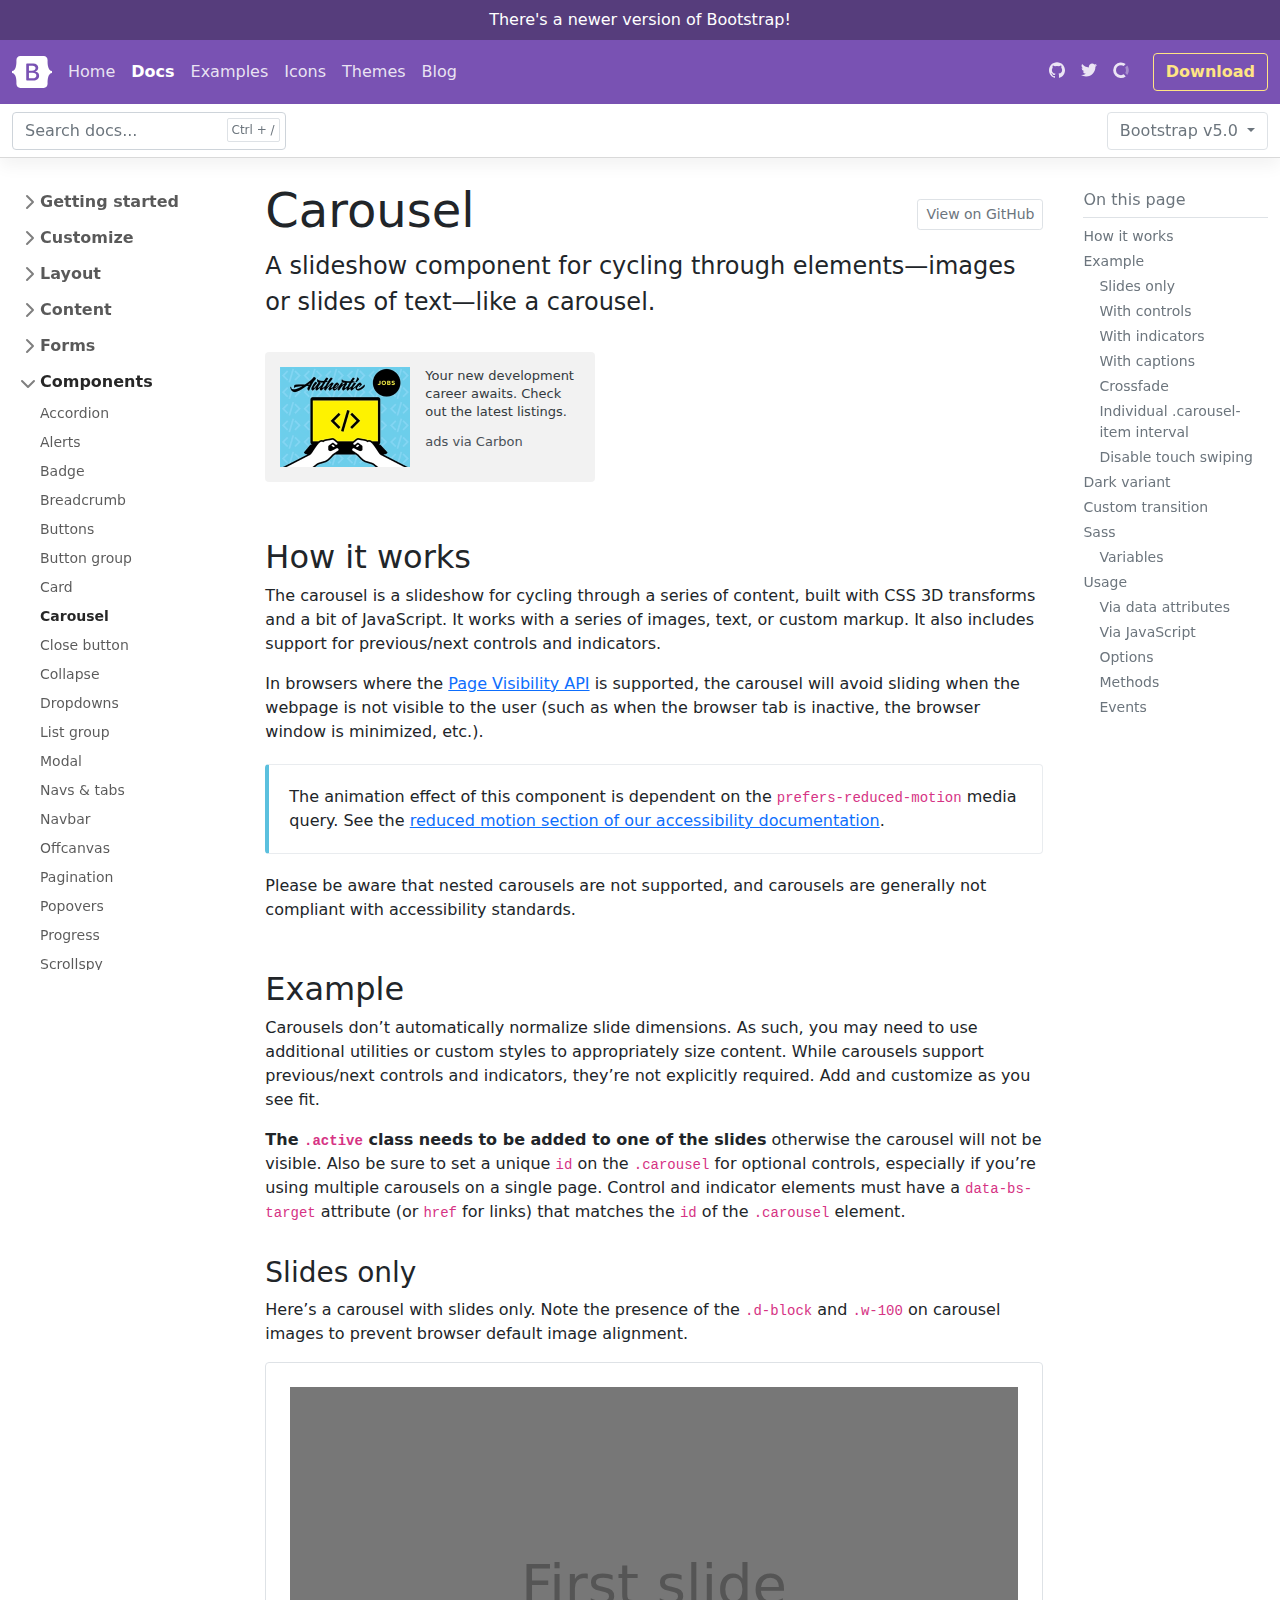
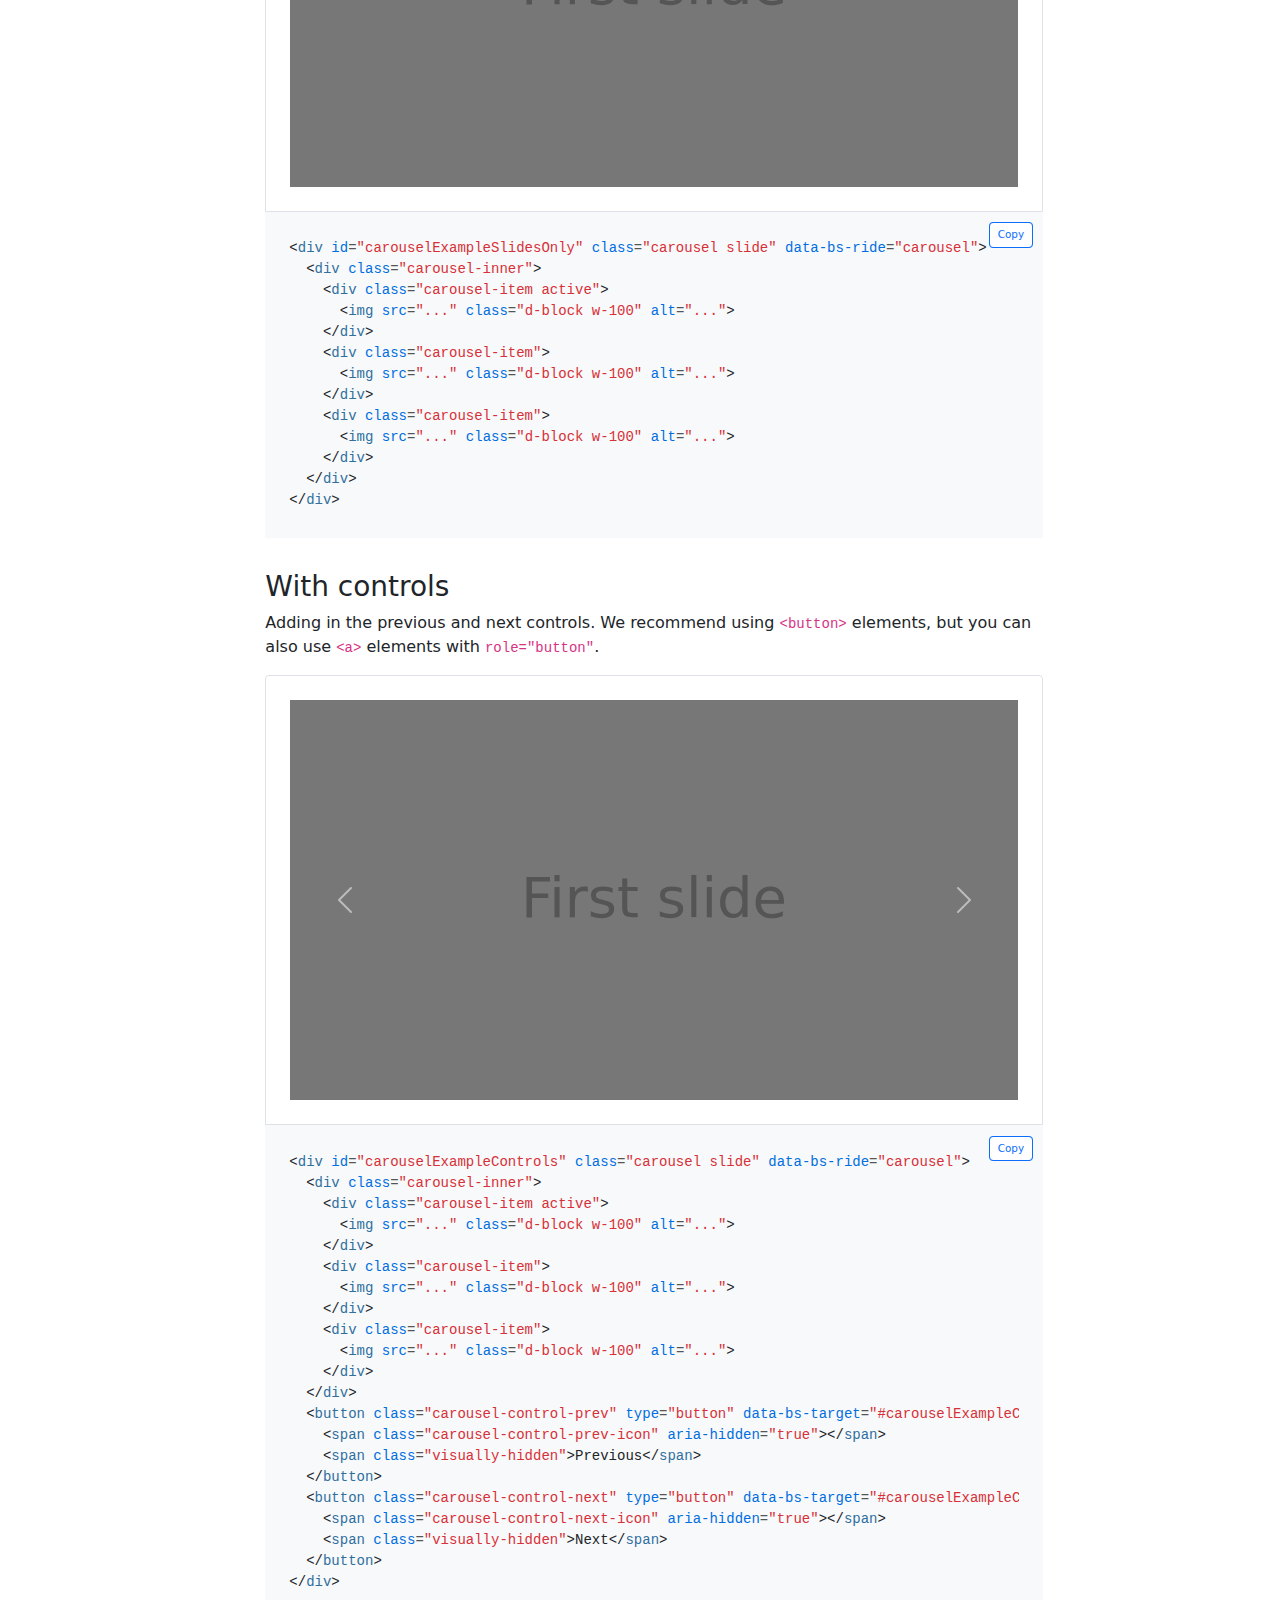
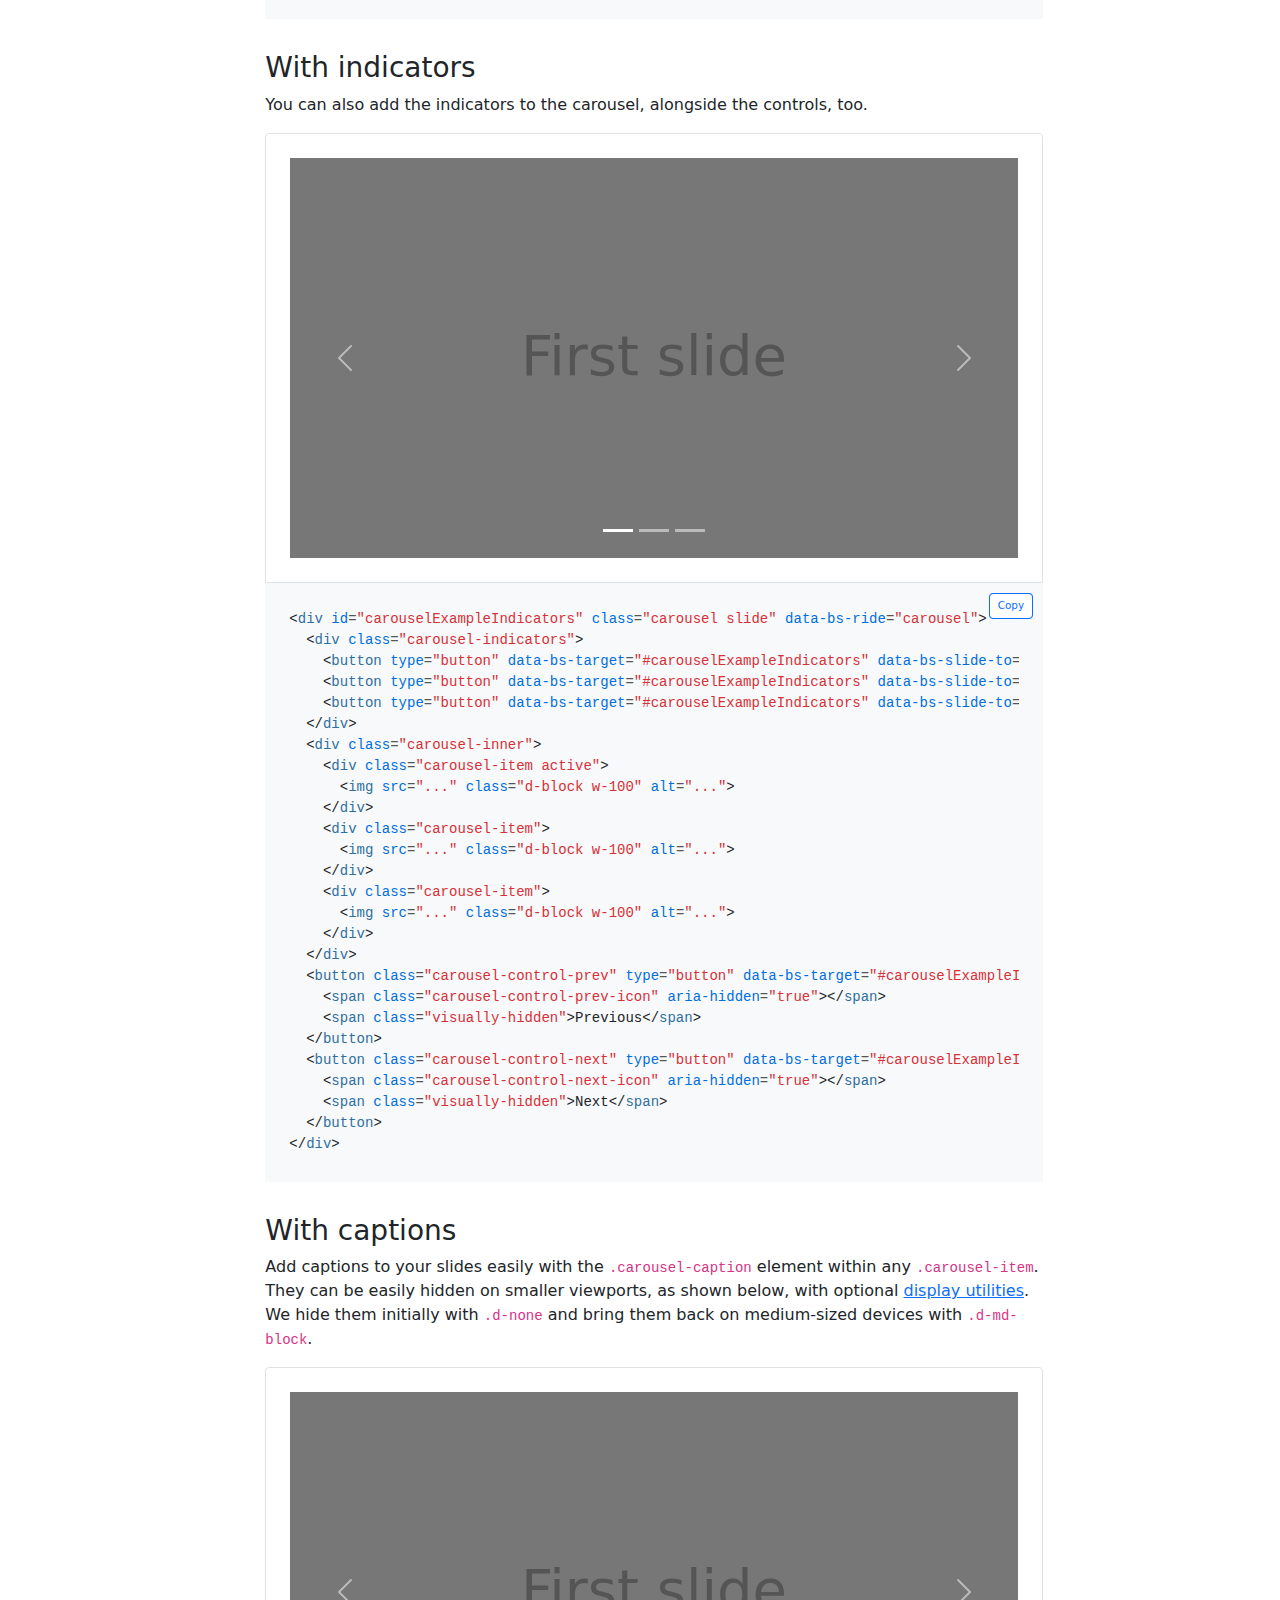
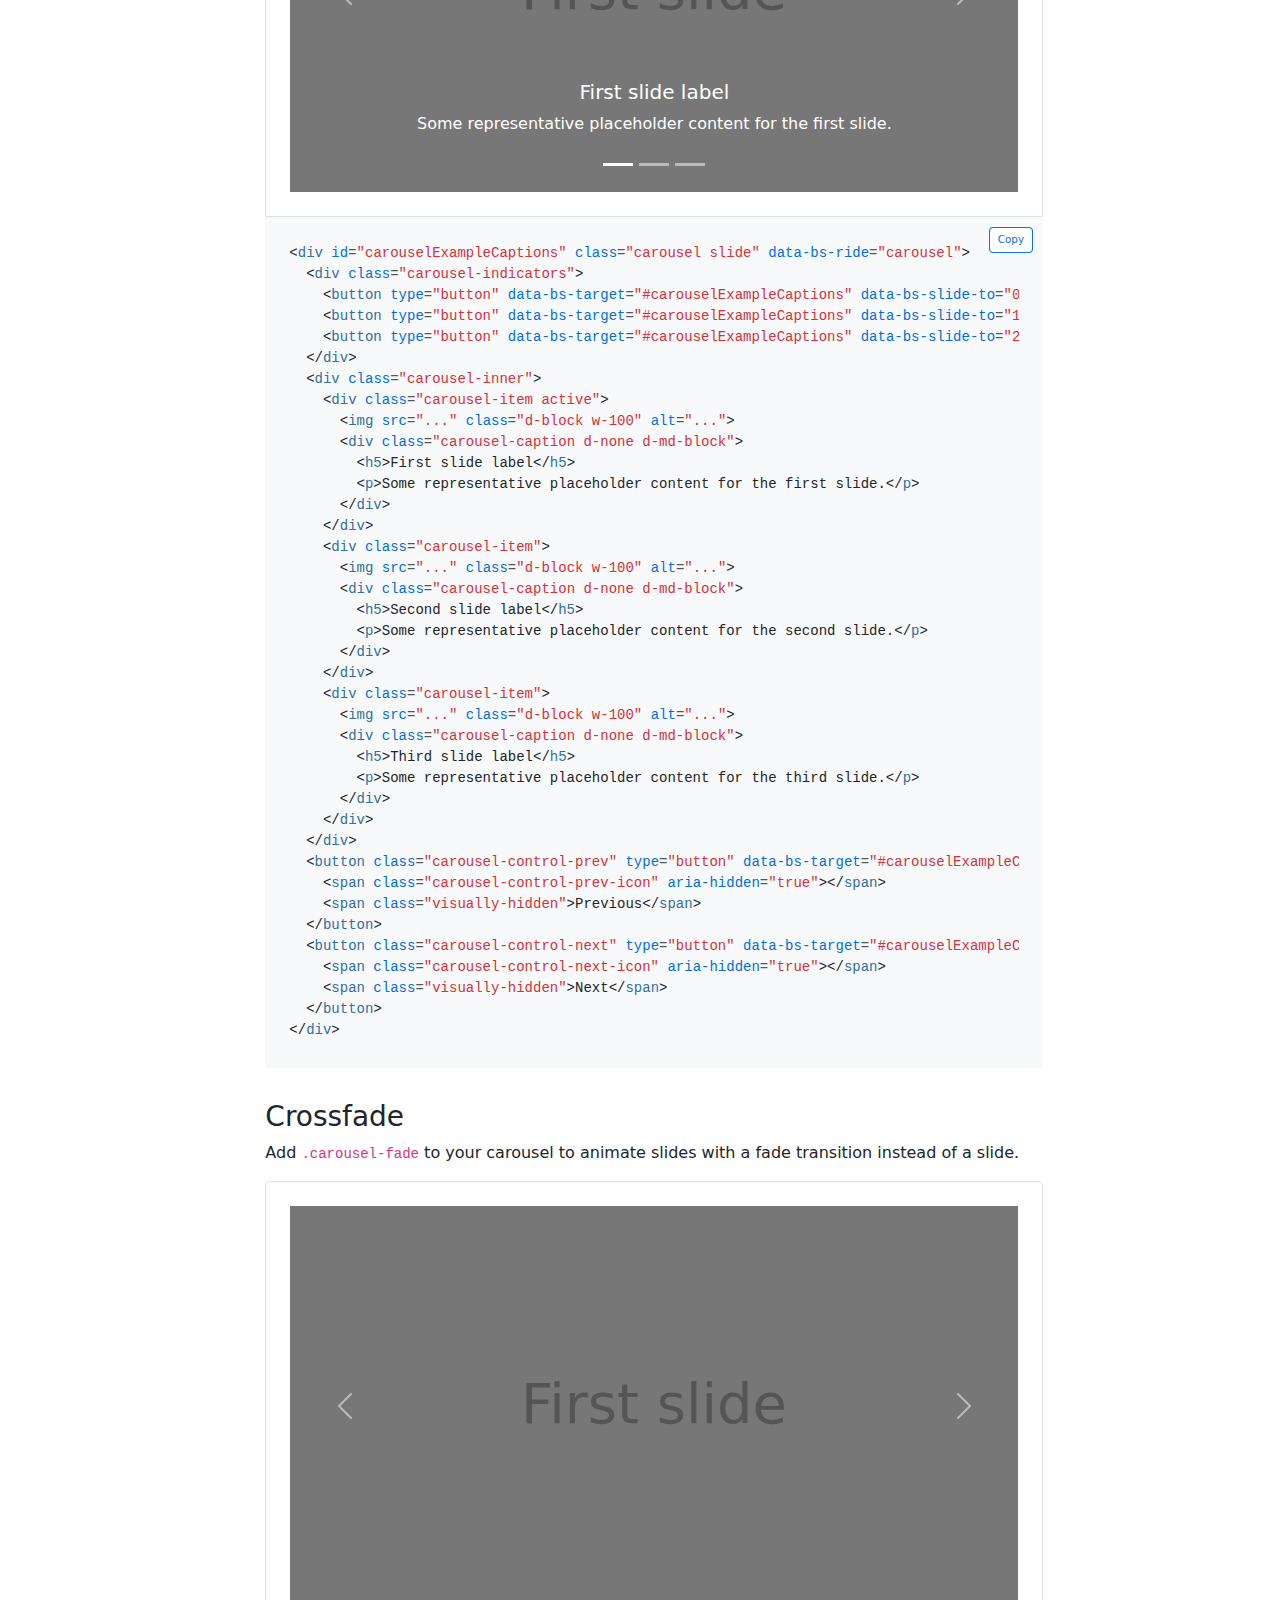
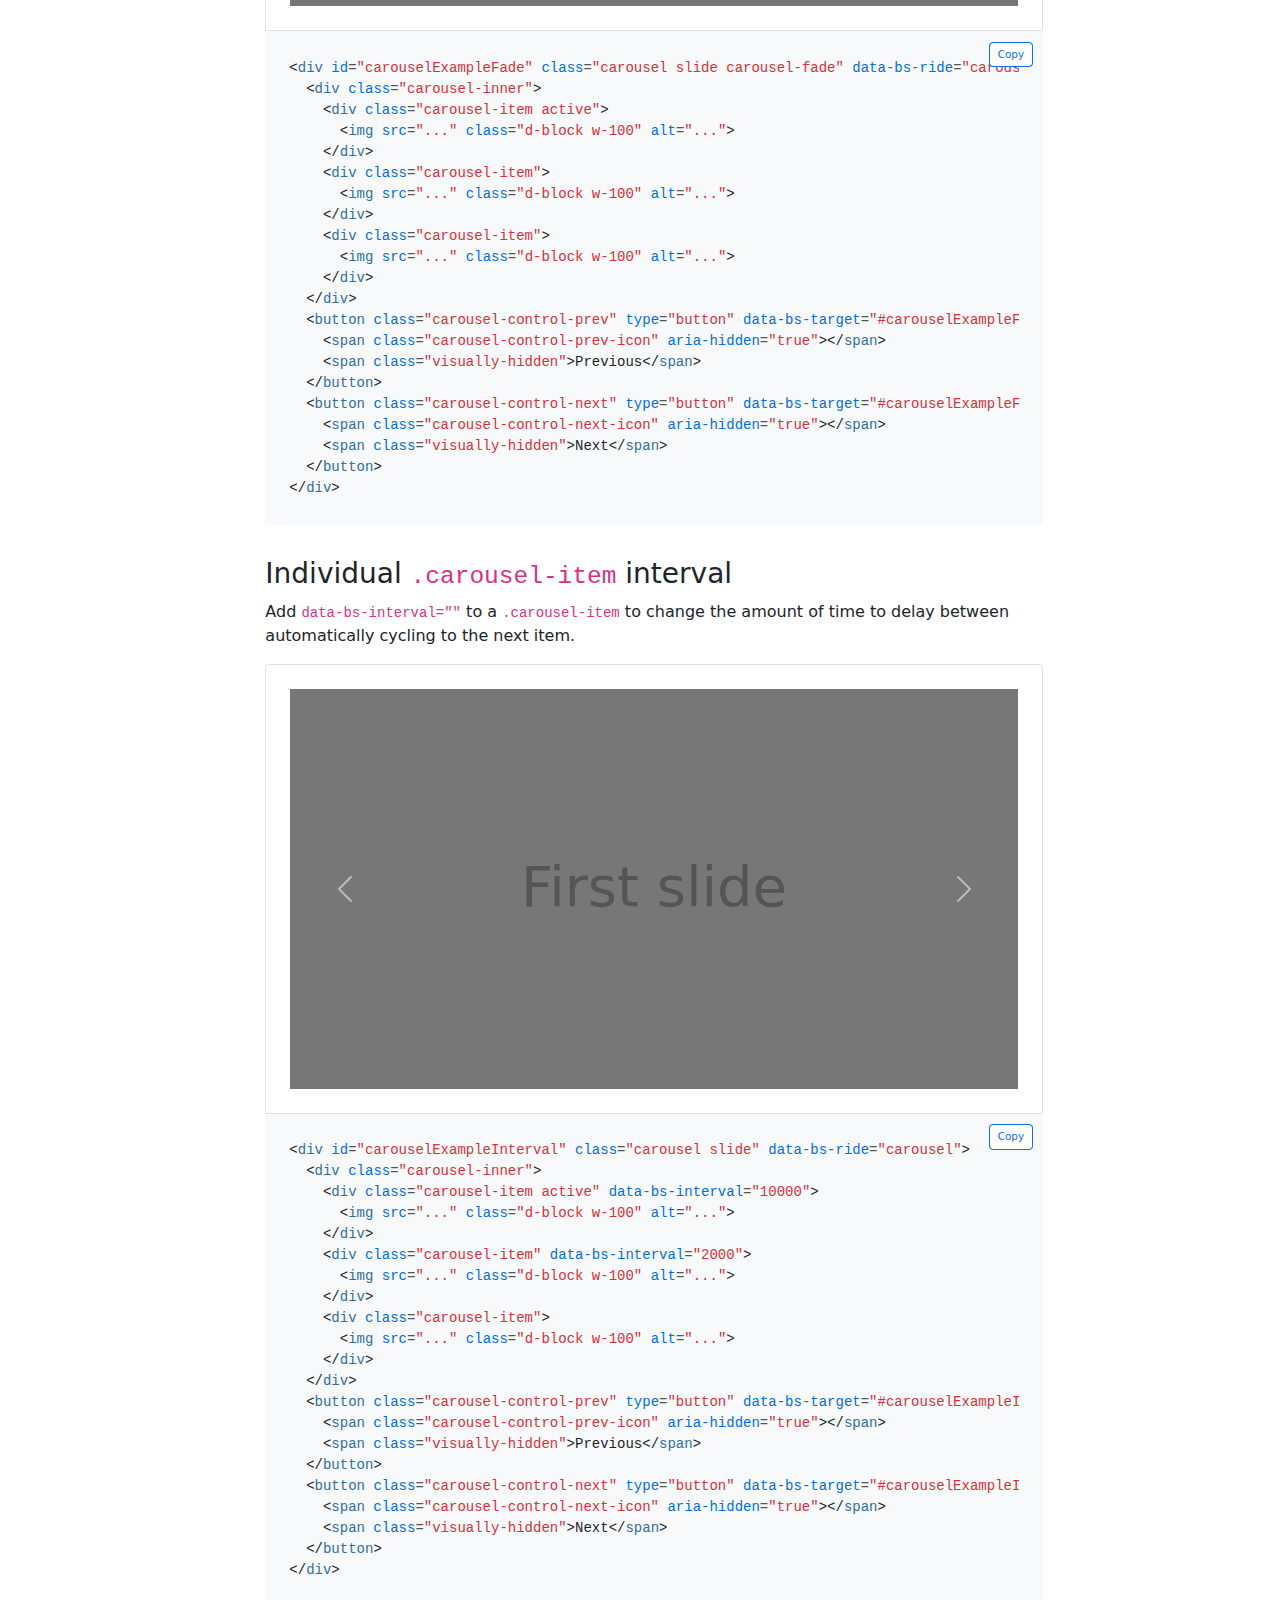
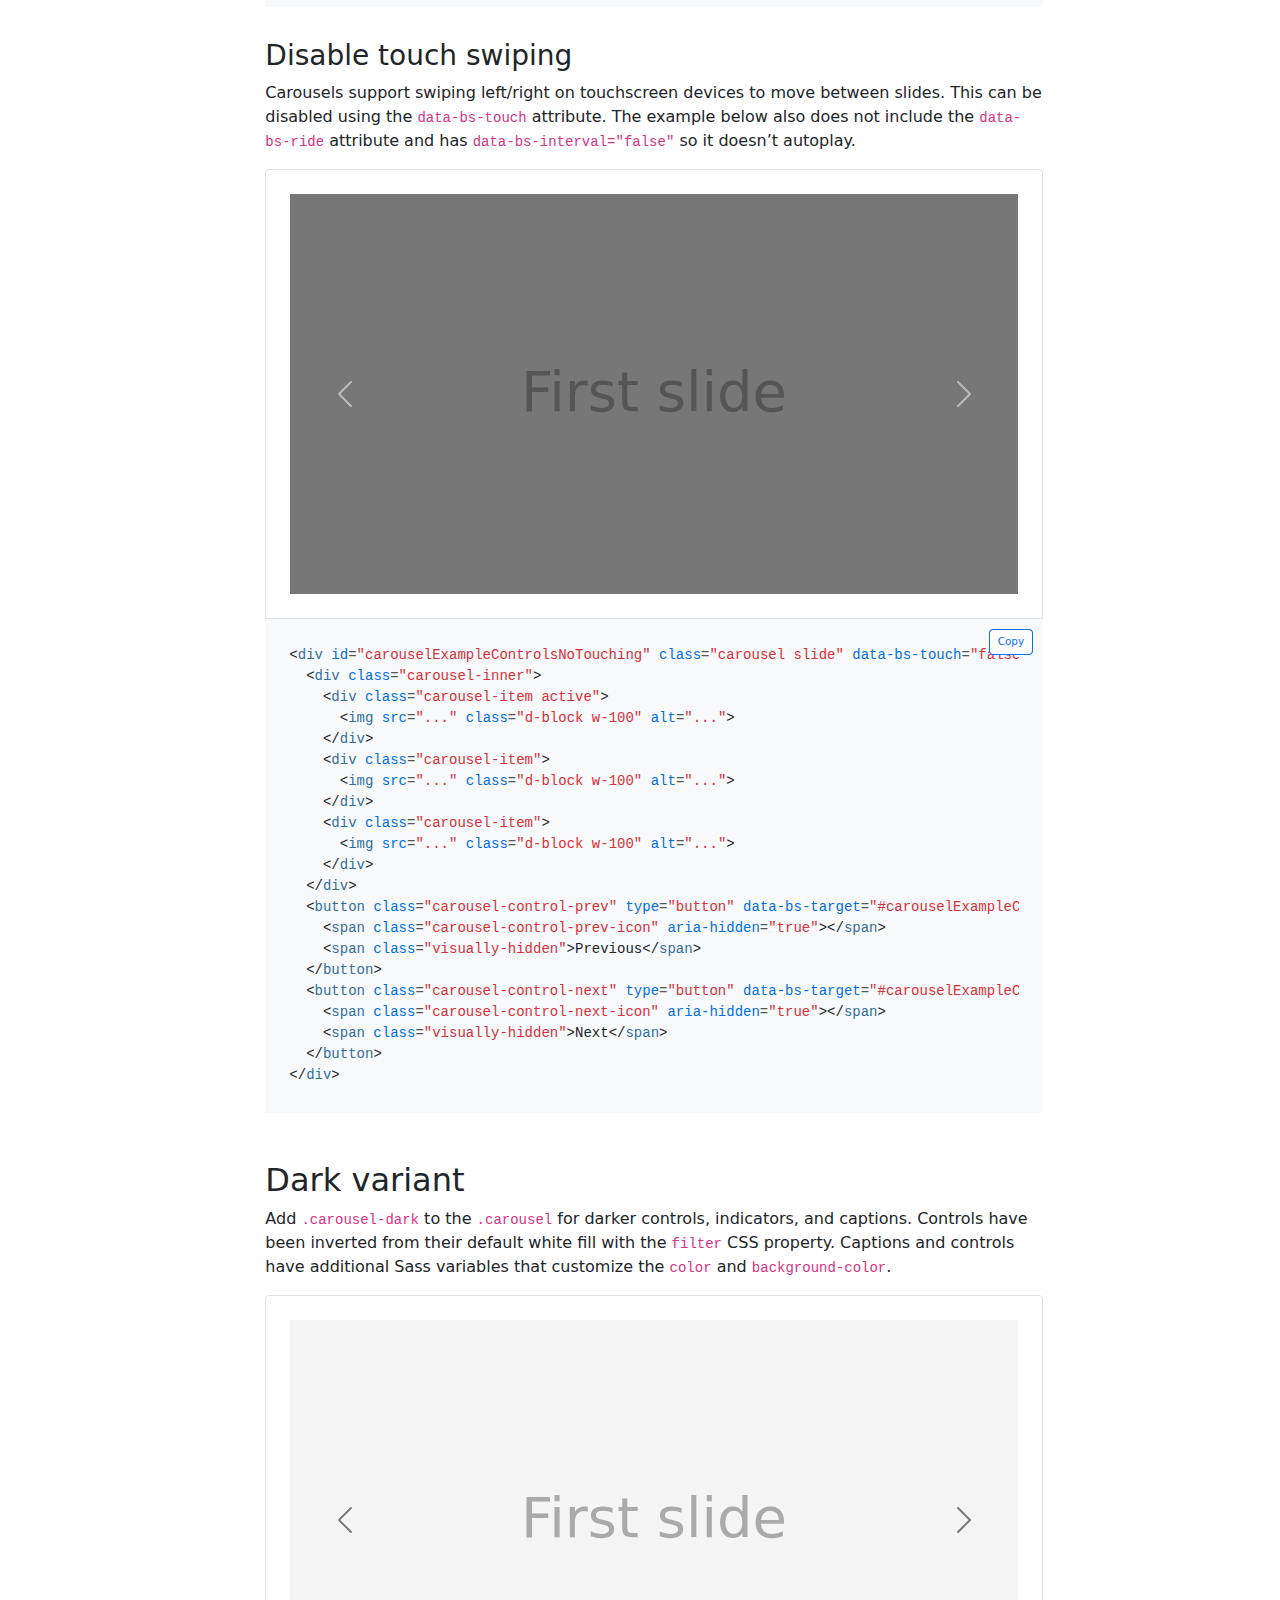
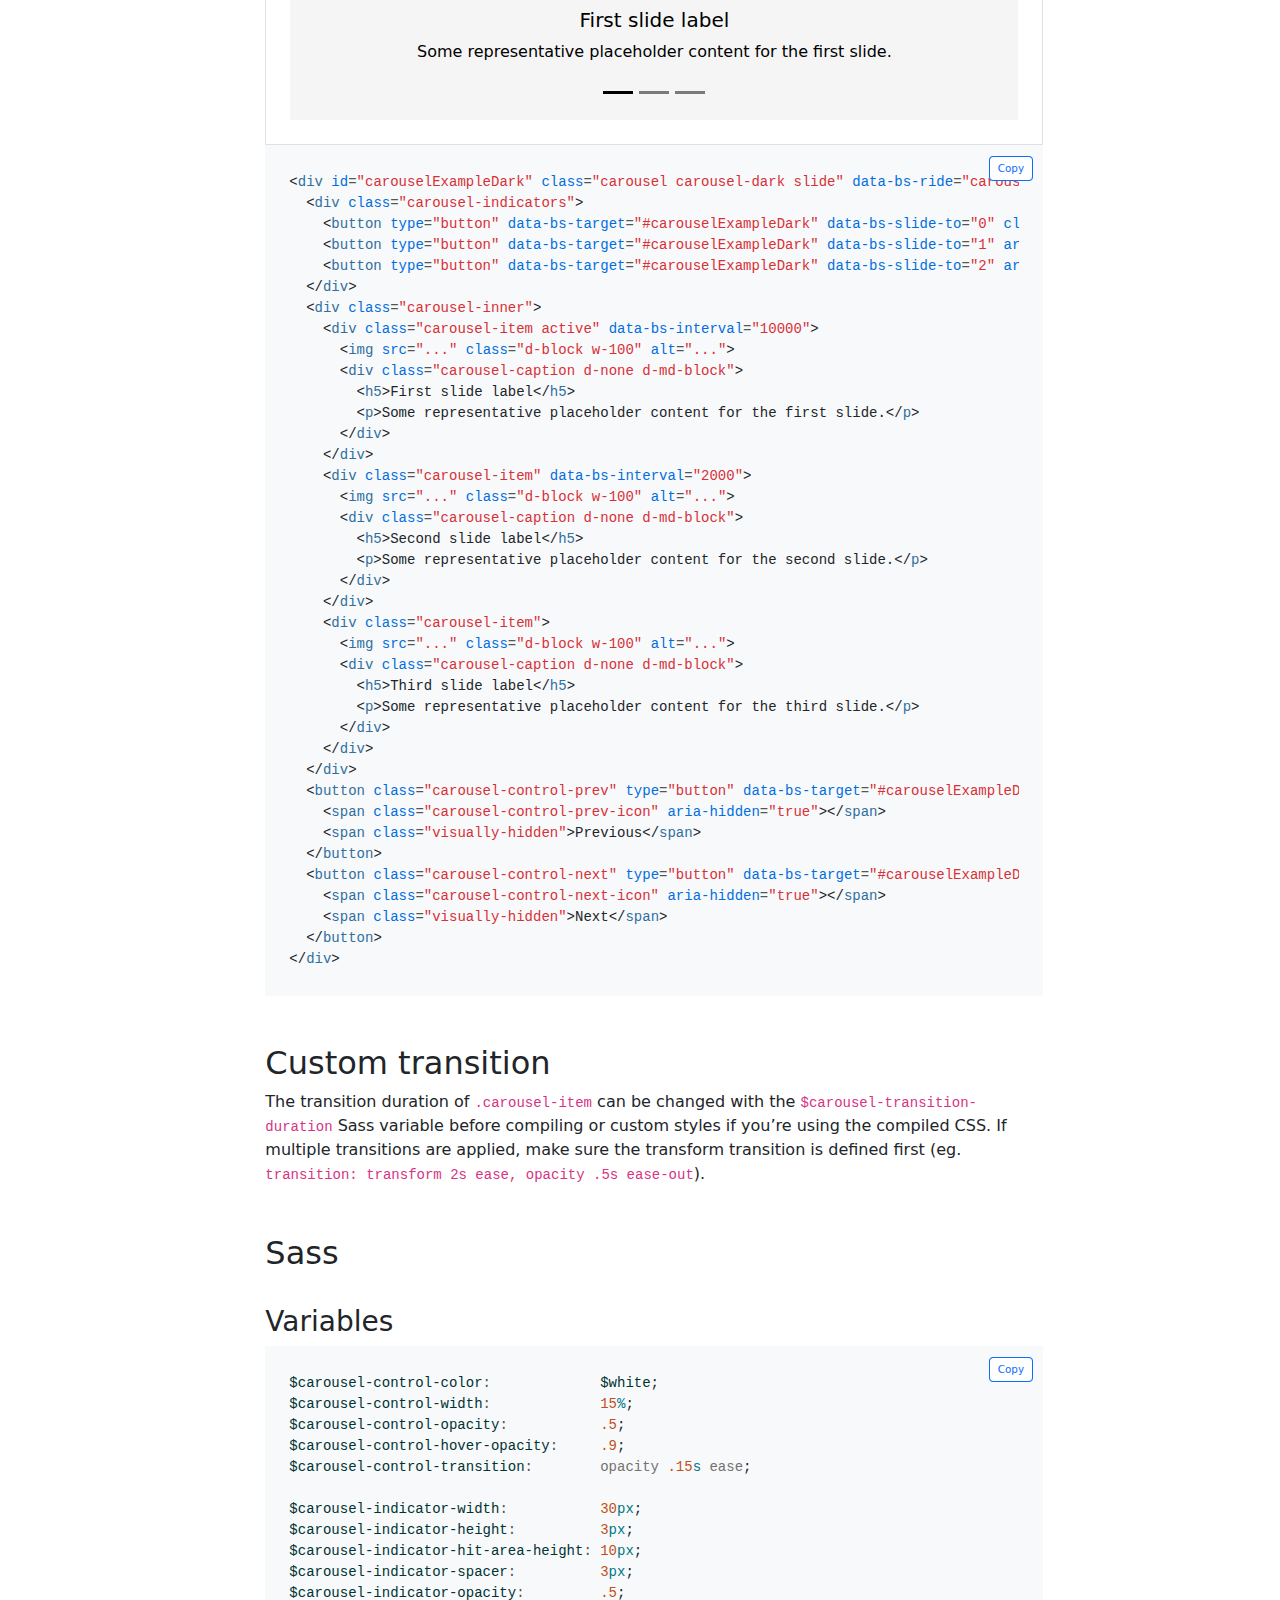
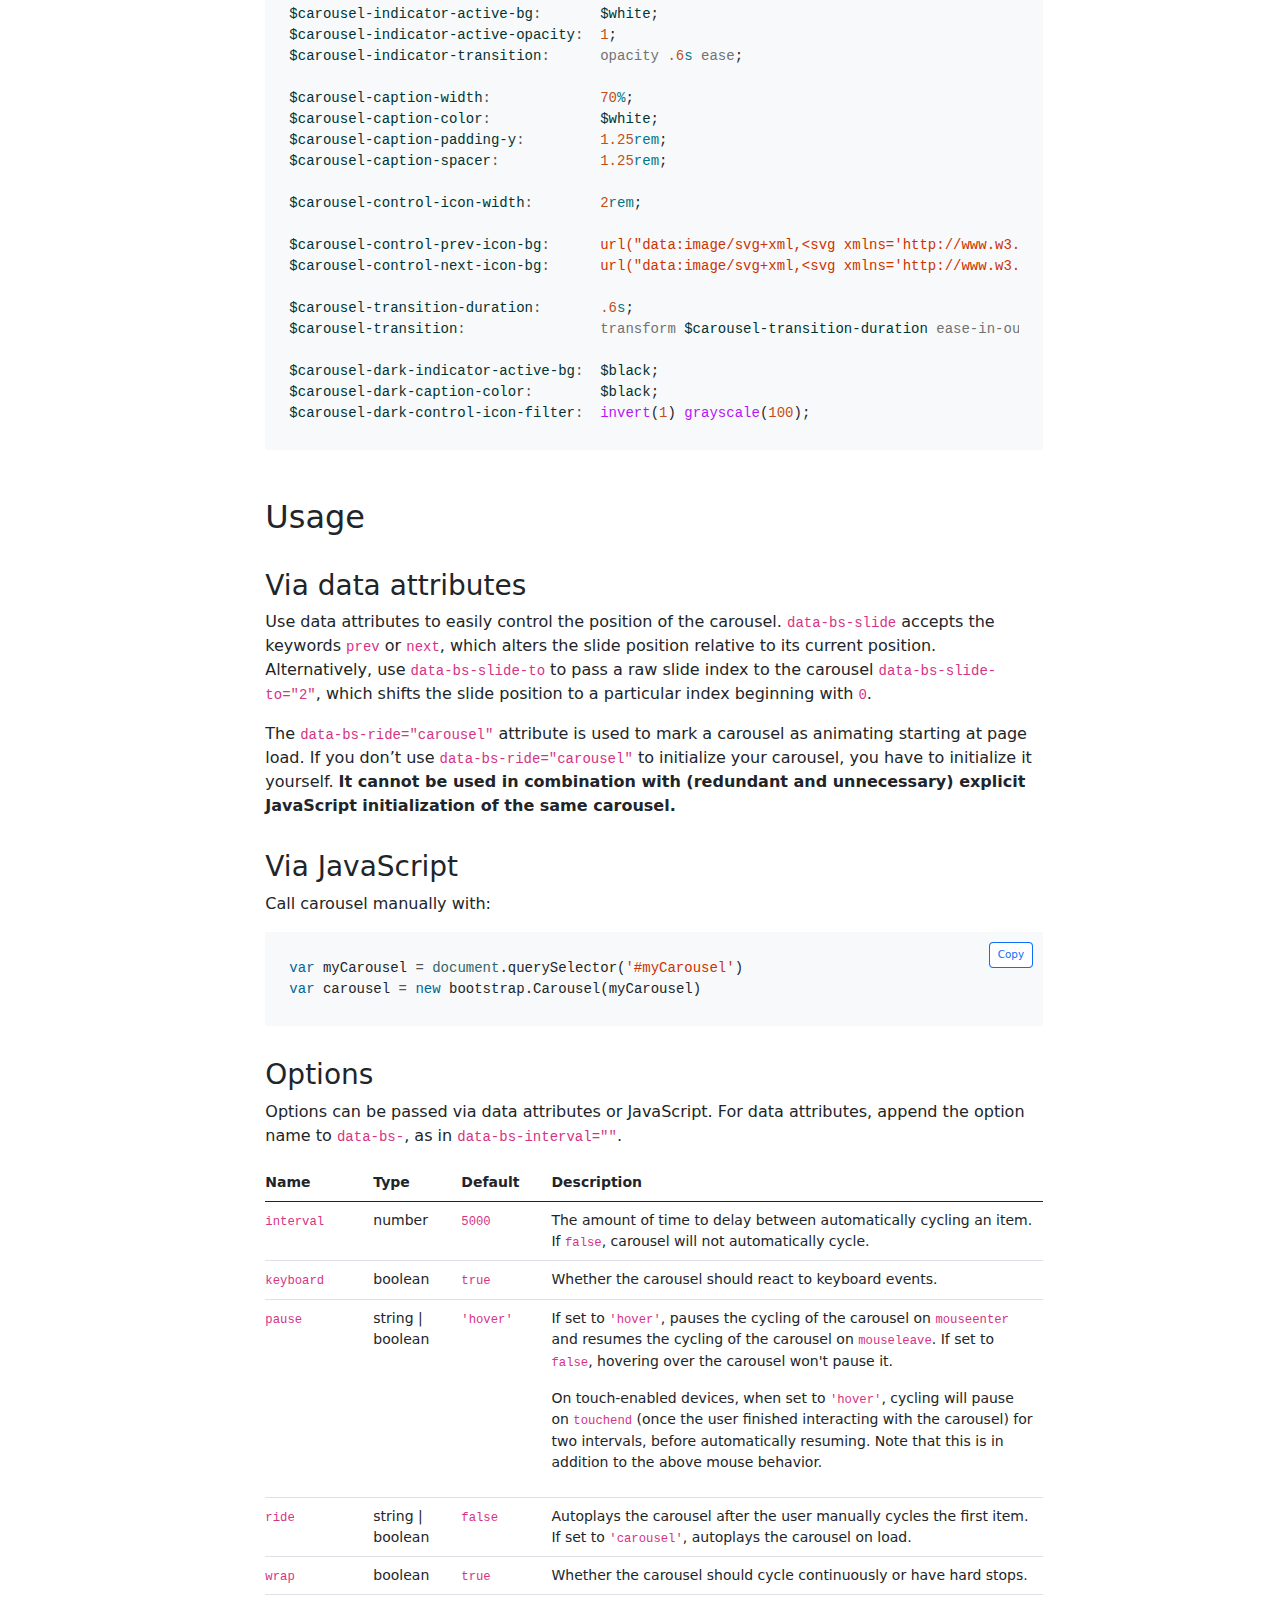
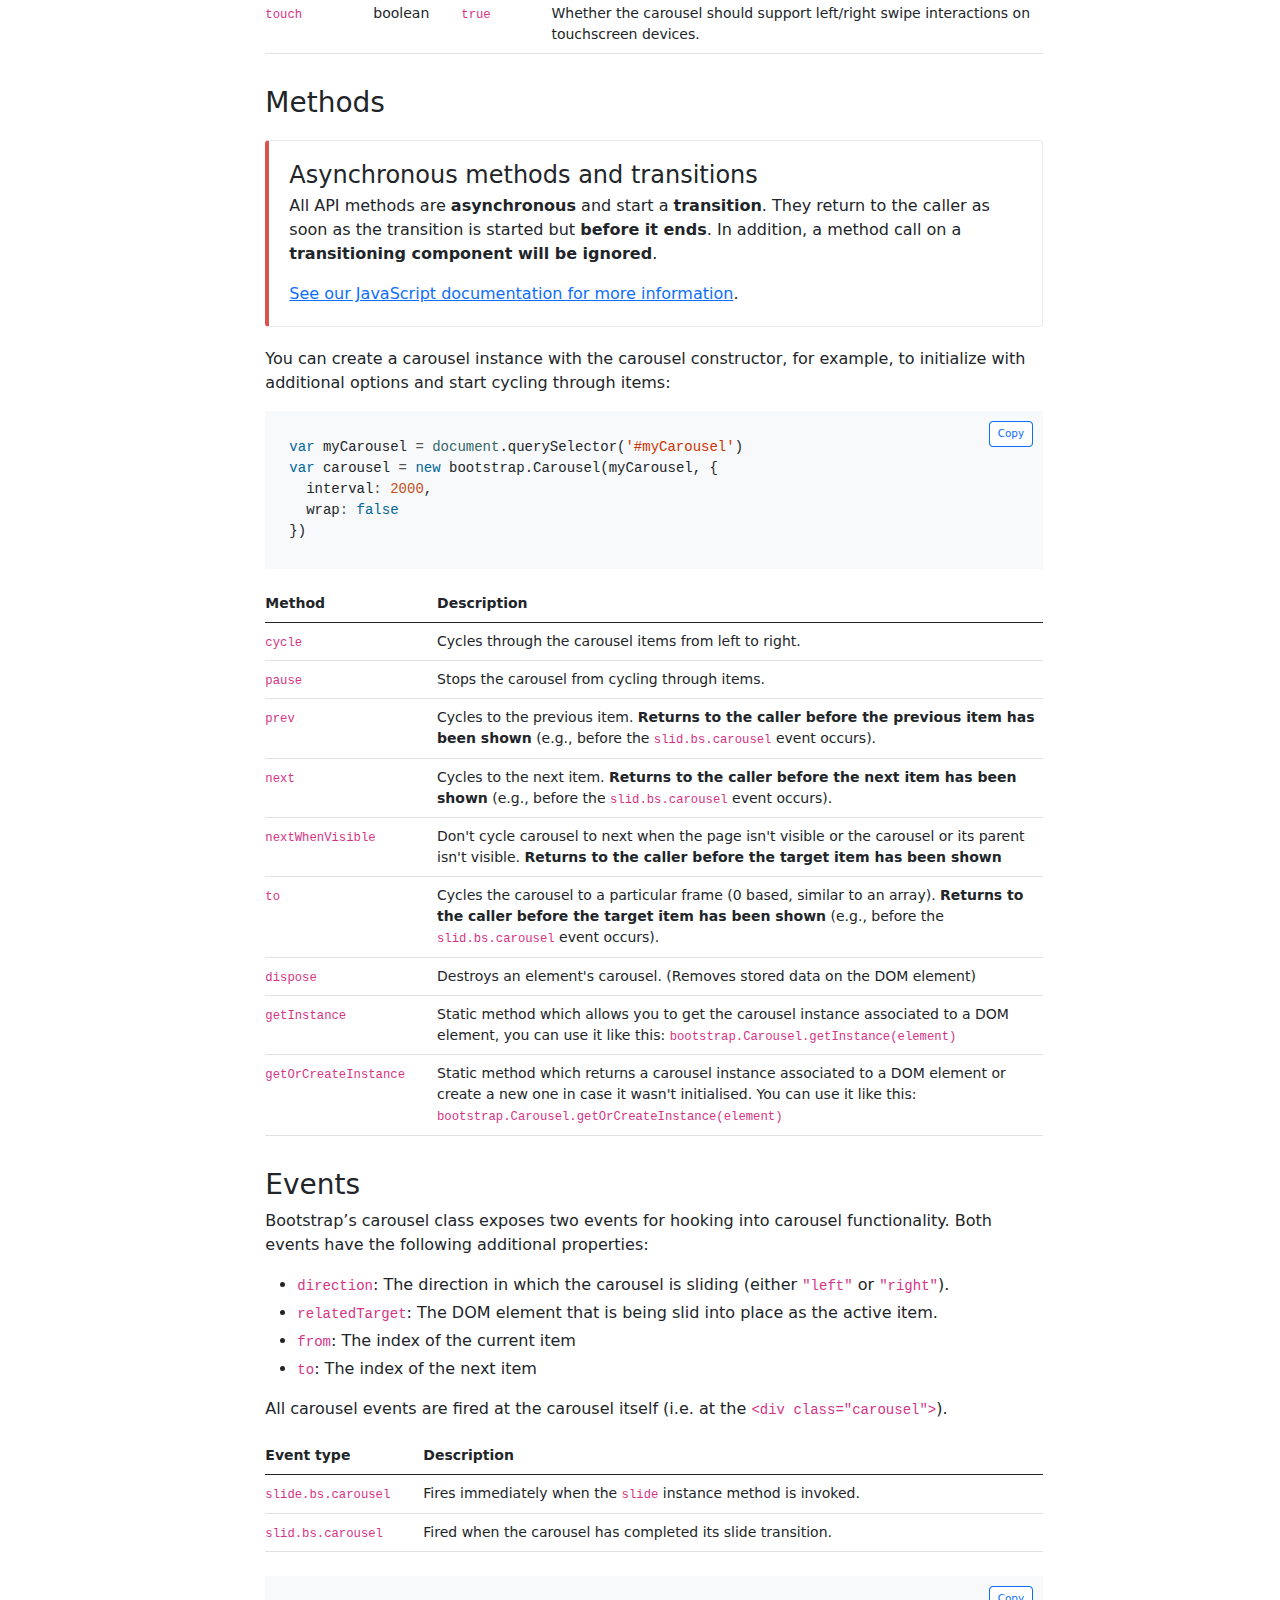
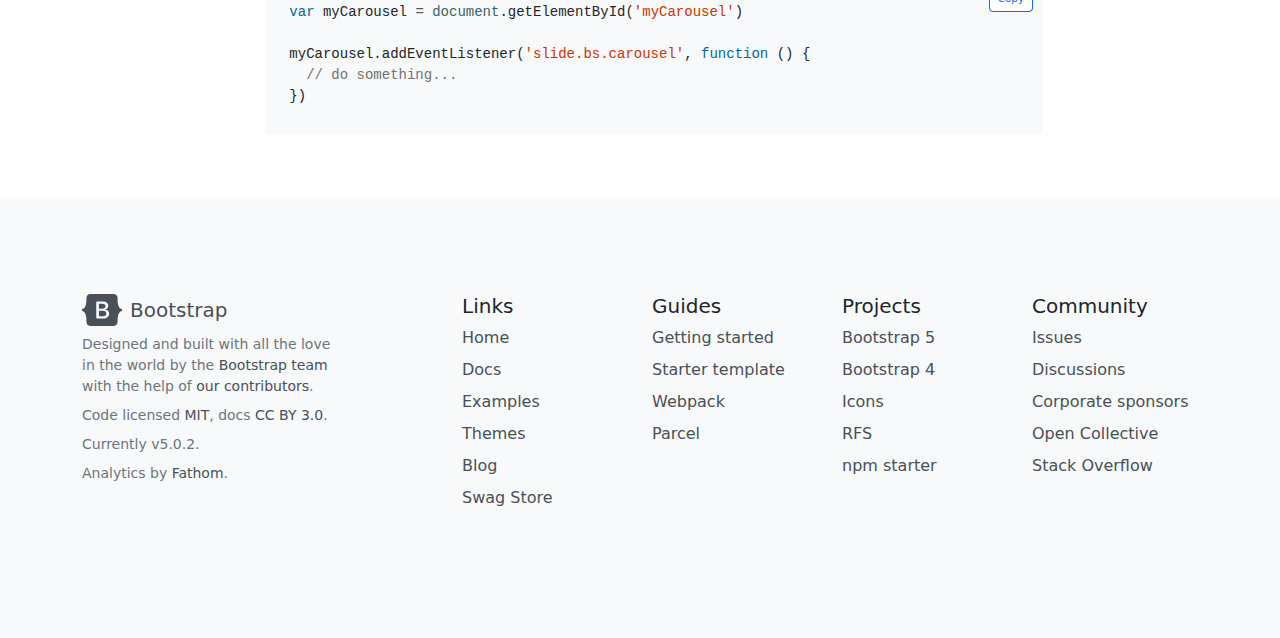
<file: bootstrap.html>
<!DOCTYPE html>
<!-- saved from url=(0054)https://getbootstrap.com/docs/5.0/components/carousel/ -->
<html lang="en"><head><meta http-equiv="Content-Type" content="text/html; charset=UTF-8">
    
<meta name="viewport" content="width=device-width, initial-scale=1">
<meta name="description" content="A slideshow component for cycling through elements—images or slides of text—like a carousel.">
<meta name="author" content="Mark Otto, Jacob Thornton, and Bootstrap contributors">
<meta name="generator" content="Hugo 0.84.0">

<meta name="docsearch:language" content="en">
<meta name="docsearch:version" content="5.0">

<title>Carousel · Bootstrap v5.0</title>

<link rel="canonical" href="https://getbootstrap.com/docs/5.0/components/carousel/">



<!-- Bootstrap core CSS -->
<style class="anchorjs"></style><link href="./bootstrap_files/bootstrap.min.css" rel="stylesheet" integrity="sha384-EVSTQN3/azprG1Anm3QDgpJLIm9Nao0Yz1ztcQTwFspd3yD65VohhpuuCOmLASjC" crossorigin="anonymous">

<link href="./bootstrap_files/docs.css" rel="stylesheet">

<!-- Favicons -->
<link rel="apple-touch-icon" href="https://getbootstrap.com/docs/5.0/assets/img/favicons/apple-touch-icon.png" sizes="180x180">
<link rel="icon" href="https://getbootstrap.com/docs/5.0/assets/img/favicons/favicon-32x32.png" sizes="32x32" type="image/png">
<link rel="icon" href="https://getbootstrap.com/docs/5.0/assets/img/favicons/favicon-16x16.png" sizes="16x16" type="image/png">
<link rel="manifest" href="https://getbootstrap.com/docs/5.0/assets/img/favicons/manifest.json">
<link rel="mask-icon" href="https://getbootstrap.com/docs/5.0/assets/img/favicons/safari-pinned-tab.svg" color="#7952b3">
<link rel="icon" href="https://getbootstrap.com/docs/5.0/assets/img/favicons/favicon.ico">
<meta name="theme-color" content="#7952b3">

<!-- Twitter -->
<meta name="twitter:card" content="summary">
<meta name="twitter:site" content="@getbootstrap">
<meta name="twitter:creator" content="@getbootstrap">
<meta name="twitter:title" content="Carousel">
<meta name="twitter:description" content="A slideshow component for cycling through elements—images or slides of text—like a carousel.">
<meta name="twitter:image" content="https://getbootstrap.com/docs/5.0/assets/brand/bootstrap-social.png">

<!-- Facebook -->
<meta property="og:url" content="https://getbootstrap.com/docs/5.0/components/carousel/">
<meta property="og:title" content="Carousel">
<meta property="og:description" content="A slideshow component for cycling through elements—images or slides of text—like a carousel.">
<meta property="og:type" content="article">
<meta property="og:image" content="https://getbootstrap.com/docs/5.0/assets/brand/bootstrap-social.png">
<meta property="og:image:type" content="image/png">
<meta property="og:image:width" content="1000">
<meta property="og:image:height" content="500">

<script type="text/javascript" async="" src="./bootstrap_files/js"></script><script defer="" src="./bootstrap_files/script.js.download" data-site="ITUSEYJG"></script>
<script>
  window.ga=window.ga||function(){(ga.q=ga.q||[]).push(arguments)};ga.l=+new Date;
  ga('create', 'UA-146052-10', 'getbootstrap.com');
  ga('set', 'anonymizeIp', true);
  ga('send', 'pageview');
</script>
<script async="" src="./bootstrap_files/analytics.js.download"></script>


  </head>
  <body>
    <div class="skippy visually-hidden-focusable overflow-hidden">
  <div class="container-xl">
    <a class="d-inline-flex p-2 m-1" href="https://getbootstrap.com/docs/5.0/components/carousel/#content">Skip to main content</a>
    <a class="d-none d-md-inline-flex p-2 m-1" href="https://getbootstrap.com/docs/5.0/components/carousel/#bd-docs-nav">Skip to docs navigation</a>
  </div>
</div>


<div class="d-block px-3 py-2 text-center text-bold skippy">
  <a href="https://getbootstrap.com/" class="text-white text-decoration-none">There's a newer version of Bootstrap!</a>
</div>

    <header class="navbar navbar-expand-md navbar-dark bd-navbar">
  <nav class="container-xxl flex-wrap flex-md-nowrap" aria-label="Main navigation">
    <a class="navbar-brand p-0 me-2" href="https://getbootstrap.com/" aria-label="Bootstrap">
      <svg xmlns="http://www.w3.org/2000/svg" width="40" height="32" class="d-block my-1" viewBox="0 0 118 94" role="img"><title>Bootstrap</title><path fill-rule="evenodd" clip-rule="evenodd" d="M24.509 0c-6.733 0-11.715 5.893-11.492 12.284.214 6.14-.064 14.092-2.066 20.577C8.943 39.365 5.547 43.485 0 44.014v5.972c5.547.529 8.943 4.649 10.951 11.153 2.002 6.485 2.28 14.437 2.066 20.577C12.794 88.106 17.776 94 24.51 94H93.5c6.733 0 11.714-5.893 11.491-12.284-.214-6.14.064-14.092 2.066-20.577 2.009-6.504 5.396-10.624 10.943-11.153v-5.972c-5.547-.529-8.934-4.649-10.943-11.153-2.002-6.484-2.28-14.437-2.066-20.577C105.214 5.894 100.233 0 93.5 0H24.508zM80 57.863C80 66.663 73.436 72 62.543 72H44a2 2 0 01-2-2V24a2 2 0 012-2h18.437c9.083 0 15.044 4.92 15.044 12.474 0 5.302-4.01 10.049-9.119 10.88v.277C75.317 46.394 80 51.21 80 57.863zM60.521 28.34H49.948v14.934h8.905c6.884 0 10.68-2.772 10.68-7.727 0-4.643-3.264-7.207-9.012-7.207zM49.948 49.2v16.458H60.91c7.167 0 10.964-2.876 10.964-8.281 0-5.406-3.903-8.178-11.425-8.178H49.948z" fill="currentColor"></path></svg>
    </a>

    <button class="navbar-toggler" type="button" data-bs-toggle="collapse" data-bs-target="#bdNavbar" aria-controls="bdNavbar" aria-expanded="false" aria-label="Toggle navigation">
      <svg xmlns="http://www.w3.org/2000/svg" width="32" height="32" class="bi" fill="currentColor" viewBox="0 0 16 16">
  <path fill-rule="evenodd" d="M2.5 11.5A.5.5 0 0 1 3 11h10a.5.5 0 0 1 0 1H3a.5.5 0 0 1-.5-.5zm0-4A.5.5 0 0 1 3 7h10a.5.5 0 0 1 0 1H3a.5.5 0 0 1-.5-.5zm0-4A.5.5 0 0 1 3 3h10a.5.5 0 0 1 0 1H3a.5.5 0 0 1-.5-.5z"></path>
</svg>

    </button>

    <div class="collapse navbar-collapse" id="bdNavbar">
      <ul class="navbar-nav flex-row flex-wrap bd-navbar-nav pt-2 py-md-0">
        <li class="nav-item col-6 col-md-auto">
          <a class="nav-link p-2" href="https://getbootstrap.com/" onclick="ga(&#39;send&#39;, &#39;event&#39;, &#39;Navbar&#39;, &#39;Community links&#39;, &#39;Bootstrap&#39;);">Home</a>
        </li>
        <li class="nav-item col-6 col-md-auto">
          <a class="nav-link p-2 active" aria-current="true" href="https://getbootstrap.com/docs/5.0/getting-started/introduction/" onclick="ga(&#39;send&#39;, &#39;event&#39;, &#39;Navbar&#39;, &#39;Community links&#39;, &#39;Docs&#39;);">Docs</a>
        </li>
        <li class="nav-item col-6 col-md-auto">
          <a class="nav-link p-2" href="https://getbootstrap.com/docs/5.0/examples/" onclick="ga(&#39;send&#39;, &#39;event&#39;, &#39;Navbar&#39;, &#39;Community links&#39;, &#39;Examples&#39;);">Examples</a>
        </li>
        <li class="nav-item col-6 col-md-auto">
          <a class="nav-link p-2" href="https://icons.getbootstrap.com/" onclick="ga(&#39;send&#39;, &#39;event&#39;, &#39;Navbar&#39;, &#39;Community links&#39;, &#39;Icons&#39;);" target="_blank" rel="noopener">Icons</a>
        </li>
        <li class="nav-item col-6 col-md-auto">
          <a class="nav-link p-2" href="https://themes.getbootstrap.com/" onclick="ga(&#39;send&#39;, &#39;event&#39;, &#39;Navbar&#39;, &#39;Community links&#39;, &#39;Themes&#39;);" target="_blank" rel="noopener">Themes</a>
        </li>
        <li class="nav-item col-6 col-md-auto">
          <a class="nav-link p-2" href="https://blog.getbootstrap.com/" onclick="ga(&#39;send&#39;, &#39;event&#39;, &#39;Navbar&#39;, &#39;Community links&#39;, &#39;Blog&#39;);" target="_blank" rel="noopener">Blog</a>
        </li>
      </ul>

      <hr class="d-md-none text-white-50">

      <ul class="navbar-nav flex-row flex-wrap ms-md-auto">
        <li class="nav-item col-6 col-md-auto">
          <a class="nav-link p-2" href="https://github.com/twbs" target="_blank" rel="noopener">
            <svg xmlns="http://www.w3.org/2000/svg" width="36" height="36" class="navbar-nav-svg d-inline-block align-text-top" viewBox="0 0 512 499.36" role="img"><title>GitHub</title><path fill="currentColor" fill-rule="evenodd" d="M256 0C114.64 0 0 114.61 0 256c0 113.09 73.34 209 175.08 242.9 12.8 2.35 17.47-5.56 17.47-12.34 0-6.08-.22-22.18-.35-43.54-71.2 15.49-86.2-34.34-86.2-34.34-11.64-29.57-28.42-37.45-28.42-37.45-23.27-15.84 1.73-15.55 1.73-15.55 25.69 1.81 39.21 26.38 39.21 26.38 22.84 39.12 59.92 27.82 74.5 21.27 2.33-16.54 8.94-27.82 16.25-34.22-56.84-6.43-116.6-28.43-116.6-126.49 0-27.95 10-50.8 26.35-68.69-2.63-6.48-11.42-32.5 2.51-67.75 0 0 21.49-6.88 70.4 26.24a242.65 242.65 0 0 1 128.18 0c48.87-33.13 70.33-26.24 70.33-26.24 14 35.25 5.18 61.27 2.55 67.75 16.41 17.9 26.31 40.75 26.31 68.69 0 98.35-59.85 120-116.88 126.32 9.19 7.9 17.38 23.53 17.38 47.41 0 34.22-.31 61.83-.31 70.23 0 6.85 4.61 14.81 17.6 12.31C438.72 464.97 512 369.08 512 256.02 512 114.62 397.37 0 256 0z"></path></svg>
            <small class="d-md-none ms-2">GitHub</small>
          </a>
        </li>
        <li class="nav-item col-6 col-md-auto">
          <a class="nav-link p-2" href="https://twitter.com/getbootstrap" target="_blank" rel="noopener">
            <svg xmlns="http://www.w3.org/2000/svg" width="36" height="36" class="navbar-nav-svg d-inline-block align-text-top" viewBox="0 0 512 416.32" role="img"><title>Twitter</title><path fill="currentColor" d="M160.83 416.32c193.2 0 298.92-160.22 298.92-298.92 0-4.51 0-9-.2-13.52A214 214 0 0 0 512 49.38a212.93 212.93 0 0 1-60.44 16.6 105.7 105.7 0 0 0 46.3-58.19 209 209 0 0 1-66.79 25.37 105.09 105.09 0 0 0-181.73 71.91 116.12 116.12 0 0 0 2.66 24c-87.28-4.3-164.73-46.3-216.56-109.82A105.48 105.48 0 0 0 68 159.6a106.27 106.27 0 0 1-47.53-13.11v1.43a105.28 105.28 0 0 0 84.21 103.06 105.67 105.67 0 0 1-47.33 1.84 105.06 105.06 0 0 0 98.14 72.94A210.72 210.72 0 0 1 25 370.84a202.17 202.17 0 0 1-25-1.43 298.85 298.85 0 0 0 160.83 46.92"></path></svg>
            <small class="d-md-none ms-2">Twitter</small>
          </a>
        </li>
        <li class="nav-item col-6 col-md-auto">
          <a class="nav-link p-2" href="https://opencollective.com/bootstrap" target="_blank" rel="noopener">
            <svg xmlns="http://www.w3.org/2000/svg" width="36" height="36" fill="currentColor" fill-rule="evenodd" class="navbar-nav-svg d-inline-block align-text-top" viewBox="0 0 40 41" role="img"><title>Open Collective</title><path fill-opacity=".4" d="M32.8 21c0 2.4-.8 4.9-2 6.9l5.1 5.1c2.5-3.4 4.1-7.6 4.1-12 0-4.6-1.6-8.8-4-12.2L30.7 14c1.2 2 2 4.3 2 7z"></path><path d="M20 33.7a12.8 12.8 0 0 1 0-25.6c2.6 0 5 .7 7 2.1L32 5a20 20 0 1 0 .1 31.9l-5-5.2a13 13 0 0 1-7 2z"></path></svg>
            <small class="d-md-none ms-2">Open Collective</small>
          </a>
        </li>
      </ul>

      <a class="btn btn-bd-download d-lg-inline-block my-2 my-md-0 ms-md-3" href="https://getbootstrap.com/docs/5.0/getting-started/download/">Download</a>
    </div>
  </nav>
</header>



  <nav class="bd-subnavbar py-2" aria-label="Secondary navigation">
  <div class="container-xxl d-flex align-items-md-center">
    <form class="bd-search position-relative me-auto">
      <span class="algolia-autocomplete" style="position: relative; display: inline-block; direction: ltr;"><input type="search" class="form-control ds-input" id="search-input" placeholder="Search docs..." aria-label="Search docs for..." autocomplete="off" data-bd-docs-version="5.0" spellcheck="false" role="combobox" aria-autocomplete="list" aria-expanded="false" aria-owns="algolia-autocomplete-listbox-0" dir="auto" style="position: relative; vertical-align: top;"><pre aria-hidden="true" style="position: absolute; visibility: hidden; white-space: pre; font-family: system-ui, -apple-system, &quot;Segoe UI&quot;, Roboto, &quot;Helvetica Neue&quot;, Arial, &quot;Noto Sans&quot;, &quot;Liberation Sans&quot;, sans-serif, &quot;Apple Color Emoji&quot;, &quot;Segoe UI Emoji&quot;, &quot;Segoe UI Symbol&quot;, &quot;Noto Color Emoji&quot;; font-size: 16px; font-style: normal; font-variant: normal; font-weight: 400; word-spacing: 0px; letter-spacing: normal; text-indent: 0px; text-rendering: auto; text-transform: none;"></pre><span class="ds-dropdown-menu" role="listbox" id="algolia-autocomplete-listbox-0" style="position: absolute; top: 100%; z-index: 100; display: none; left: 0px; right: auto;"><div class="ds-dataset-1"></div></span></span>
    </form>

    <div class="dropdown ms-3">
  <button class="btn btn-bd-light dropdown-toggle" id="bd-versions" data-bs-toggle="dropdown" aria-expanded="false" data-bs-display="static">
    <span class="d-none d-lg-inline">Bootstrap</span> v5.0
  </button>
  <ul class="dropdown-menu dropdown-menu-end" aria-labelledby="bd-versions">
    <li><h6 class="dropdown-header">v5 releases</h6></li>
    <li>
      <a class="dropdown-item" href="https://getbootstrap.com/docs/5.2/components/carousel/">
        Latest (5.2.x)
      </a>
    </li>
    <li>
        <a class="dropdown-item" href="https://getbootstrap.com/docs/5.1/components/carousel/">v5.1.3</a>
    </li>
    <li>
        <a class="dropdown-item current" aria-current="true" href="https://getbootstrap.com/docs/5.0/components/carousel/">v5.0.2</a>
    </li>
    <li><hr class="dropdown-divider"></li>
    <li><a class="dropdown-item" href="https://getbootstrap.com/docs/4.6/">v4.6.x</a></li>
    <li><a class="dropdown-item" href="https://getbootstrap.com/docs/3.4/">v3.4.1</a></li>
    <li><a class="dropdown-item" href="https://getbootstrap.com/2.3.2/">v2.3.2</a></li>
    <li><hr class="dropdown-divider"></li>
    <li><a class="dropdown-item" href="https://getbootstrap.com/docs/versions/">All versions</a></li>
  </ul>
</div>


    <button class="btn bd-sidebar-toggle d-md-none py-0 px-1 ms-3 order-3 collapsed" type="button" data-bs-toggle="collapse" data-bs-target="#bd-docs-nav" aria-controls="bd-docs-nav" aria-expanded="false" aria-label="Toggle docs navigation">
      <svg xmlns="http://www.w3.org/2000/svg" width="24" height="24" class="bi bi-expand" fill="currentColor" viewBox="0 0 16 16">
  <title>Expand</title>
  <path fill-rule="evenodd" d="M1 8a.5.5 0 0 1 .5-.5h13a.5.5 0 0 1 0 1h-13A.5.5 0 0 1 1 8zM7.646.146a.5.5 0 0 1 .708 0l2 2a.5.5 0 0 1-.708.708L8.5 1.707V5.5a.5.5 0 0 1-1 0V1.707L6.354 2.854a.5.5 0 1 1-.708-.708l2-2zM8 10a.5.5 0 0 1 .5.5v3.793l1.146-1.147a.5.5 0 0 1 .708.708l-2 2a.5.5 0 0 1-.708 0l-2-2a.5.5 0 0 1 .708-.708L7.5 14.293V10.5A.5.5 0 0 1 8 10z"></path>
</svg>

      <svg xmlns="http://www.w3.org/2000/svg" width="24" height="24" class="bi bi-collapse" fill="currentColor" viewBox="0 0 16 16">
  <title>Collapse</title>
  <path fill-rule="evenodd" d="M1 8a.5.5 0 0 1 .5-.5h13a.5.5 0 0 1 0 1h-13A.5.5 0 0 1 1 8zm7-8a.5.5 0 0 1 .5.5v3.793l1.146-1.147a.5.5 0 0 1 .708.708l-2 2a.5.5 0 0 1-.708 0l-2-2a.5.5 0 1 1 .708-.708L7.5 4.293V.5A.5.5 0 0 1 8 0zm-.5 11.707l-1.146 1.147a.5.5 0 0 1-.708-.708l2-2a.5.5 0 0 1 .708 0l2 2a.5.5 0 0 1-.708.708L8.5 11.707V15.5a.5.5 0 0 1-1 0v-3.793z"></path>
</svg>

    </button>
  </div>
</nav>


  <div class="container-xxl my-md-4 bd-layout">
    <aside class="bd-sidebar">
      <nav class="collapse bd-links" id="bd-docs-nav" aria-label="Docs navigation"><ul class="list-unstyled mb-0 py-3 pt-md-1">
      <li class="mb-1">
        <button class="btn d-inline-flex align-items-center rounded collapsed" data-bs-toggle="collapse" data-bs-target="#getting-started-collapse" aria-expanded="false">
          Getting started
        </button>

        <div class="collapse" id="getting-started-collapse">
          <ul class="list-unstyled fw-normal pb-1 small">
              <li><a href="https://getbootstrap.com/docs/5.0/getting-started/introduction/" class="d-inline-flex align-items-center rounded">Introduction</a></li>
              <li><a href="https://getbootstrap.com/docs/5.0/getting-started/download/" class="d-inline-flex align-items-center rounded">Download</a></li>
              <li><a href="https://getbootstrap.com/docs/5.0/getting-started/contents/" class="d-inline-flex align-items-center rounded">Contents</a></li>
              <li><a href="https://getbootstrap.com/docs/5.0/getting-started/browsers-devices/" class="d-inline-flex align-items-center rounded">Browsers &amp; devices</a></li>
              <li><a href="https://getbootstrap.com/docs/5.0/getting-started/javascript/" class="d-inline-flex align-items-center rounded">JavaScript</a></li>
              <li><a href="https://getbootstrap.com/docs/5.0/getting-started/build-tools/" class="d-inline-flex align-items-center rounded">Build tools</a></li>
              <li><a href="https://getbootstrap.com/docs/5.0/getting-started/webpack/" class="d-inline-flex align-items-center rounded">Webpack</a></li>
              <li><a href="https://getbootstrap.com/docs/5.0/getting-started/parcel/" class="d-inline-flex align-items-center rounded">Parcel</a></li>
              <li><a href="https://getbootstrap.com/docs/5.0/getting-started/accessibility/" class="d-inline-flex align-items-center rounded">Accessibility</a></li>
              <li><a href="https://getbootstrap.com/docs/5.0/getting-started/rfs/" class="d-inline-flex align-items-center rounded">RFS</a></li>
              <li><a href="https://getbootstrap.com/docs/5.0/getting-started/rtl/" class="d-inline-flex align-items-center rounded">RTL</a></li>
          </ul>
        </div>
      </li>
      <li class="mb-1">
        <button class="btn d-inline-flex align-items-center rounded collapsed" data-bs-toggle="collapse" data-bs-target="#customize-collapse" aria-expanded="false">
          Customize
        </button>

        <div class="collapse" id="customize-collapse">
          <ul class="list-unstyled fw-normal pb-1 small">
              <li><a href="https://getbootstrap.com/docs/5.0/customize/overview/" class="d-inline-flex align-items-center rounded">Overview</a></li>
              <li><a href="https://getbootstrap.com/docs/5.0/customize/sass/" class="d-inline-flex align-items-center rounded">Sass</a></li>
              <li><a href="https://getbootstrap.com/docs/5.0/customize/options/" class="d-inline-flex align-items-center rounded">Options</a></li>
              <li><a href="https://getbootstrap.com/docs/5.0/customize/color/" class="d-inline-flex align-items-center rounded">Color</a></li>
              <li><a href="https://getbootstrap.com/docs/5.0/customize/components/" class="d-inline-flex align-items-center rounded">Components</a></li>
              <li><a href="https://getbootstrap.com/docs/5.0/customize/css-variables/" class="d-inline-flex align-items-center rounded">CSS variables</a></li>
              <li><a href="https://getbootstrap.com/docs/5.0/customize/optimize/" class="d-inline-flex align-items-center rounded">Optimize</a></li>
          </ul>
        </div>
      </li>
      <li class="mb-1">
        <button class="btn d-inline-flex align-items-center rounded collapsed" data-bs-toggle="collapse" data-bs-target="#layout-collapse" aria-expanded="false">
          Layout
        </button>

        <div class="collapse" id="layout-collapse">
          <ul class="list-unstyled fw-normal pb-1 small">
              <li><a href="https://getbootstrap.com/docs/5.0/layout/breakpoints/" class="d-inline-flex align-items-center rounded">Breakpoints</a></li>
              <li><a href="https://getbootstrap.com/docs/5.0/layout/containers/" class="d-inline-flex align-items-center rounded">Containers</a></li>
              <li><a href="https://getbootstrap.com/docs/5.0/layout/grid/" class="d-inline-flex align-items-center rounded">Grid</a></li>
              <li><a href="https://getbootstrap.com/docs/5.0/layout/columns/" class="d-inline-flex align-items-center rounded">Columns</a></li>
              <li><a href="https://getbootstrap.com/docs/5.0/layout/gutters/" class="d-inline-flex align-items-center rounded">Gutters</a></li>
              <li><a href="https://getbootstrap.com/docs/5.0/layout/utilities/" class="d-inline-flex align-items-center rounded">Utilities</a></li>
              <li><a href="https://getbootstrap.com/docs/5.0/layout/z-index/" class="d-inline-flex align-items-center rounded">Z-index</a></li>
          </ul>
        </div>
      </li>
      <li class="mb-1">
        <button class="btn d-inline-flex align-items-center rounded collapsed" data-bs-toggle="collapse" data-bs-target="#content-collapse" aria-expanded="false">
          Content
        </button>

        <div class="collapse" id="content-collapse">
          <ul class="list-unstyled fw-normal pb-1 small">
              <li><a href="https://getbootstrap.com/docs/5.0/content/reboot/" class="d-inline-flex align-items-center rounded">Reboot</a></li>
              <li><a href="https://getbootstrap.com/docs/5.0/content/typography/" class="d-inline-flex align-items-center rounded">Typography</a></li>
              <li><a href="https://getbootstrap.com/docs/5.0/content/images/" class="d-inline-flex align-items-center rounded">Images</a></li>
              <li><a href="https://getbootstrap.com/docs/5.0/content/tables/" class="d-inline-flex align-items-center rounded">Tables</a></li>
              <li><a href="https://getbootstrap.com/docs/5.0/content/figures/" class="d-inline-flex align-items-center rounded">Figures</a></li>
          </ul>
        </div>
      </li>
      <li class="mb-1">
        <button class="btn d-inline-flex align-items-center rounded collapsed" data-bs-toggle="collapse" data-bs-target="#forms-collapse" aria-expanded="false">
          Forms
        </button>

        <div class="collapse" id="forms-collapse">
          <ul class="list-unstyled fw-normal pb-1 small">
              <li><a href="https://getbootstrap.com/docs/5.0/forms/overview/" class="d-inline-flex align-items-center rounded">Overview</a></li>
              <li><a href="https://getbootstrap.com/docs/5.0/forms/form-control/" class="d-inline-flex align-items-center rounded">Form control</a></li>
              <li><a href="https://getbootstrap.com/docs/5.0/forms/select/" class="d-inline-flex align-items-center rounded">Select</a></li>
              <li><a href="https://getbootstrap.com/docs/5.0/forms/checks-radios/" class="d-inline-flex align-items-center rounded">Checks &amp; radios</a></li>
              <li><a href="https://getbootstrap.com/docs/5.0/forms/range/" class="d-inline-flex align-items-center rounded">Range</a></li>
              <li><a href="https://getbootstrap.com/docs/5.0/forms/input-group/" class="d-inline-flex align-items-center rounded">Input group</a></li>
              <li><a href="https://getbootstrap.com/docs/5.0/forms/floating-labels/" class="d-inline-flex align-items-center rounded">Floating labels</a></li>
              <li><a href="https://getbootstrap.com/docs/5.0/forms/layout/" class="d-inline-flex align-items-center rounded">Layout</a></li>
              <li><a href="https://getbootstrap.com/docs/5.0/forms/validation/" class="d-inline-flex align-items-center rounded">Validation</a></li>
          </ul>
        </div>
      </li>
      <li class="mb-1">
        <button class="btn d-inline-flex align-items-center rounded" data-bs-toggle="collapse" data-bs-target="#components-collapse" aria-expanded="true" aria-current="true">
          Components
        </button>

        <div class="collapse show" id="components-collapse">
          <ul class="list-unstyled fw-normal pb-1 small">
              <li><a href="https://getbootstrap.com/docs/5.0/components/accordion/" class="d-inline-flex align-items-center rounded">Accordion</a></li>
              <li><a href="https://getbootstrap.com/docs/5.0/components/alerts/" class="d-inline-flex align-items-center rounded">Alerts</a></li>
              <li><a href="https://getbootstrap.com/docs/5.0/components/badge/" class="d-inline-flex align-items-center rounded">Badge</a></li>
              <li><a href="https://getbootstrap.com/docs/5.0/components/breadcrumb/" class="d-inline-flex align-items-center rounded">Breadcrumb</a></li>
              <li><a href="https://getbootstrap.com/docs/5.0/components/buttons/" class="d-inline-flex align-items-center rounded">Buttons</a></li>
              <li><a href="https://getbootstrap.com/docs/5.0/components/button-group/" class="d-inline-flex align-items-center rounded">Button group</a></li>
              <li><a href="https://getbootstrap.com/docs/5.0/components/card/" class="d-inline-flex align-items-center rounded">Card</a></li>
              <li><a href="https://getbootstrap.com/docs/5.0/components/carousel/" class="d-inline-flex align-items-center rounded active" aria-current="page">Carousel</a></li>
              <li><a href="https://getbootstrap.com/docs/5.0/components/close-button/" class="d-inline-flex align-items-center rounded">Close button</a></li>
              <li><a href="https://getbootstrap.com/docs/5.0/components/collapse/" class="d-inline-flex align-items-center rounded">Collapse</a></li>
              <li><a href="https://getbootstrap.com/docs/5.0/components/dropdowns/" class="d-inline-flex align-items-center rounded">Dropdowns</a></li>
              <li><a href="https://getbootstrap.com/docs/5.0/components/list-group/" class="d-inline-flex align-items-center rounded">List group</a></li>
              <li><a href="https://getbootstrap.com/docs/5.0/components/modal/" class="d-inline-flex align-items-center rounded">Modal</a></li>
              <li><a href="https://getbootstrap.com/docs/5.0/components/navs-tabs/" class="d-inline-flex align-items-center rounded">Navs &amp; tabs</a></li>
              <li><a href="https://getbootstrap.com/docs/5.0/components/navbar/" class="d-inline-flex align-items-center rounded">Navbar</a></li>
              <li><a href="https://getbootstrap.com/docs/5.0/components/offcanvas/" class="d-inline-flex align-items-center rounded">Offcanvas</a></li>
              <li><a href="https://getbootstrap.com/docs/5.0/components/pagination/" class="d-inline-flex align-items-center rounded">Pagination</a></li>
              <li><a href="https://getbootstrap.com/docs/5.0/components/popovers/" class="d-inline-flex align-items-center rounded">Popovers</a></li>
              <li><a href="https://getbootstrap.com/docs/5.0/components/progress/" class="d-inline-flex align-items-center rounded">Progress</a></li>
              <li><a href="https://getbootstrap.com/docs/5.0/components/scrollspy/" class="d-inline-flex align-items-center rounded">Scrollspy</a></li>
              <li><a href="https://getbootstrap.com/docs/5.0/components/spinners/" class="d-inline-flex align-items-center rounded">Spinners</a></li>
              <li><a href="https://getbootstrap.com/docs/5.0/components/toasts/" class="d-inline-flex align-items-center rounded">Toasts</a></li>
              <li><a href="https://getbootstrap.com/docs/5.0/components/tooltips/" class="d-inline-flex align-items-center rounded">Tooltips</a></li>
          </ul>
        </div>
      </li>
      <li class="mb-1">
        <button class="btn d-inline-flex align-items-center rounded collapsed" data-bs-toggle="collapse" data-bs-target="#helpers-collapse" aria-expanded="false">
          Helpers
        </button>

        <div class="collapse" id="helpers-collapse">
          <ul class="list-unstyled fw-normal pb-1 small">
              <li><a href="https://getbootstrap.com/docs/5.0/helpers/clearfix/" class="d-inline-flex align-items-center rounded">Clearfix</a></li>
              <li><a href="https://getbootstrap.com/docs/5.0/helpers/colored-links/" class="d-inline-flex align-items-center rounded">Colored links</a></li>
              <li><a href="https://getbootstrap.com/docs/5.0/helpers/ratio/" class="d-inline-flex align-items-center rounded">Ratio</a></li>
              <li><a href="https://getbootstrap.com/docs/5.0/helpers/position/" class="d-inline-flex align-items-center rounded">Position</a></li>
              <li><a href="https://getbootstrap.com/docs/5.0/helpers/visually-hidden/" class="d-inline-flex align-items-center rounded">Visually hidden</a></li>
              <li><a href="https://getbootstrap.com/docs/5.0/helpers/stretched-link/" class="d-inline-flex align-items-center rounded">Stretched link</a></li>
              <li><a href="https://getbootstrap.com/docs/5.0/helpers/text-truncation/" class="d-inline-flex align-items-center rounded">Text truncation</a></li>
          </ul>
        </div>
      </li>
      <li class="mb-1">
        <button class="btn d-inline-flex align-items-center rounded collapsed" data-bs-toggle="collapse" data-bs-target="#utilities-collapse" aria-expanded="false">
          Utilities
        </button>

        <div class="collapse" id="utilities-collapse">
          <ul class="list-unstyled fw-normal pb-1 small">
              <li><a href="https://getbootstrap.com/docs/5.0/utilities/api/" class="d-inline-flex align-items-center rounded">API</a></li>
              <li><a href="https://getbootstrap.com/docs/5.0/utilities/background/" class="d-inline-flex align-items-center rounded">Background</a></li>
              <li><a href="https://getbootstrap.com/docs/5.0/utilities/borders/" class="d-inline-flex align-items-center rounded">Borders</a></li>
              <li><a href="https://getbootstrap.com/docs/5.0/utilities/colors/" class="d-inline-flex align-items-center rounded">Colors</a></li>
              <li><a href="https://getbootstrap.com/docs/5.0/utilities/display/" class="d-inline-flex align-items-center rounded">Display</a></li>
              <li><a href="https://getbootstrap.com/docs/5.0/utilities/flex/" class="d-inline-flex align-items-center rounded">Flex</a></li>
              <li><a href="https://getbootstrap.com/docs/5.0/utilities/float/" class="d-inline-flex align-items-center rounded">Float</a></li>
              <li><a href="https://getbootstrap.com/docs/5.0/utilities/interactions/" class="d-inline-flex align-items-center rounded">Interactions</a></li>
              <li><a href="https://getbootstrap.com/docs/5.0/utilities/overflow/" class="d-inline-flex align-items-center rounded">Overflow</a></li>
              <li><a href="https://getbootstrap.com/docs/5.0/utilities/position/" class="d-inline-flex align-items-center rounded">Position</a></li>
              <li><a href="https://getbootstrap.com/docs/5.0/utilities/shadows/" class="d-inline-flex align-items-center rounded">Shadows</a></li>
              <li><a href="https://getbootstrap.com/docs/5.0/utilities/sizing/" class="d-inline-flex align-items-center rounded">Sizing</a></li>
              <li><a href="https://getbootstrap.com/docs/5.0/utilities/spacing/" class="d-inline-flex align-items-center rounded">Spacing</a></li>
              <li><a href="https://getbootstrap.com/docs/5.0/utilities/text/" class="d-inline-flex align-items-center rounded">Text</a></li>
              <li><a href="https://getbootstrap.com/docs/5.0/utilities/vertical-align/" class="d-inline-flex align-items-center rounded">Vertical align</a></li>
              <li><a href="https://getbootstrap.com/docs/5.0/utilities/visibility/" class="d-inline-flex align-items-center rounded">Visibility</a></li>
          </ul>
        </div>
      </li>
      <li class="mb-1">
        <button class="btn d-inline-flex align-items-center rounded collapsed" data-bs-toggle="collapse" data-bs-target="#extend-collapse" aria-expanded="false">
          Extend
        </button>

        <div class="collapse" id="extend-collapse">
          <ul class="list-unstyled fw-normal pb-1 small">
              <li><a href="https://getbootstrap.com/docs/5.0/extend/approach/" class="d-inline-flex align-items-center rounded">Approach</a></li>
              <li><a href="https://getbootstrap.com/docs/5.0/extend/icons/" class="d-inline-flex align-items-center rounded">Icons</a></li>
          </ul>
        </div>
      </li>
      <li class="mb-1">
        <button class="btn d-inline-flex align-items-center rounded collapsed" data-bs-toggle="collapse" data-bs-target="#about-collapse" aria-expanded="false">
          About
        </button>

        <div class="collapse" id="about-collapse">
          <ul class="list-unstyled fw-normal pb-1 small">
              <li><a href="https://getbootstrap.com/docs/5.0/about/overview/" class="d-inline-flex align-items-center rounded">Overview</a></li>
              <li><a href="https://getbootstrap.com/docs/5.0/about/team/" class="d-inline-flex align-items-center rounded">Team</a></li>
              <li><a href="https://getbootstrap.com/docs/5.0/about/brand/" class="d-inline-flex align-items-center rounded">Brand</a></li>
              <li><a href="https://getbootstrap.com/docs/5.0/about/license/" class="d-inline-flex align-items-center rounded">License</a></li>
              <li><a href="https://getbootstrap.com/docs/5.0/about/translations/" class="d-inline-flex align-items-center rounded">Translations</a></li>
          </ul>
        </div>
      </li>
      <li class="my-3 mx-4 border-top"></li>
      <li>
        <a href="https://getbootstrap.com/docs/5.0/migration/" class="d-inline-flex align-items-center rounded">
          Migration
        </a>
      </li>
  </ul>
</nav>

    </aside>

    <main class="bd-main order-1">
      <div class="bd-intro ps-lg-4">
        <div class="d-md-flex flex-md-row-reverse align-items-center justify-content-between">
          <a class="btn btn-sm btn-bd-light mb-2 mb-md-0" href="https://github.com/twbs/bootstrap/blob/v5.0.2/site/content/docs/5.0/components/carousel.md" title="View and edit this file on GitHub" target="_blank" rel="noopener">View on GitHub</a>
          <h1 class="bd-title" id="content">Carousel</h1>
        </div>
        <p class="bd-lead">A slideshow component for cycling through elements—images or slides of text—like a carousel.</p>
        <script async="" src="./bootstrap_files/carbon.js.download" id="_carbonads_js"></script><div id="carbonads"><span>

<span class="carbon-wrap">
	<a href="https://srv.carbonads.net/ads/click/x/GTND427ICTAD52JICAB4YKQUCKYITK3NCKSD6Z3JCA7I4K3IF6BDPK3KC6BD62QWF6SDK2QICYSDEKQYC6SILKJLHEYI5K7EFTAIEK3ECTNCYBZ52K" class="carbon-img" target="_blank" rel="noopener sponsored">
		<img src="./bootstrap_files/0cb80bb72aaa688ad3b9fa0e955e4313260d52e3" alt="ads via Carbon" border="0" height="100" width="130" data-no-statview="no" style="max-width: 130px;">
	</a>
	<a href="https://srv.carbonads.net/ads/click/x/GTND427ICTAD52JICAB4YKQUCKYITK3NCKSD6Z3JCA7I4K3IF6BDPK3KC6BD62QWF6SDK2QICYSDEKQYC6SILKJLHEYI5K7EFTAIEK3ECTNCYBZ52K" class="carbon-text" target="_blank" rel="noopener sponsored">
		Your new development career awaits. Check out the latest listings.
	</a>
</span>
<a href="http://carbonads.net/?utm_source=getbootstrapcom&amp;utm_medium=ad_via_link&amp;utm_campaign=in_unit&amp;utm_term=carbon" class="carbon-poweredby" target="_blank" rel="noopener sponsored">ads via Carbon</a>
</span></div>

      </div>


        <div class="bd-toc mt-4 mb-5 my-md-0 ps-xl-3 mb-lg-5 text-muted">
          <strong class="d-block h6 my-2 pb-2 border-bottom">On this page</strong>
          <nav id="TableOfContents">
  <ul>
    <li><a href="https://getbootstrap.com/docs/5.0/components/carousel/#how-it-works">How it works</a></li>
    <li><a href="https://getbootstrap.com/docs/5.0/components/carousel/#example">Example</a>
      <ul>
        <li><a href="https://getbootstrap.com/docs/5.0/components/carousel/#slides-only">Slides only</a></li>
        <li><a href="https://getbootstrap.com/docs/5.0/components/carousel/#with-controls">With controls</a></li>
        <li><a href="https://getbootstrap.com/docs/5.0/components/carousel/#with-indicators">With indicators</a></li>
        <li><a href="https://getbootstrap.com/docs/5.0/components/carousel/#with-captions">With captions</a></li>
        <li><a href="https://getbootstrap.com/docs/5.0/components/carousel/#crossfade">Crossfade</a></li>
        <li><a href="https://getbootstrap.com/docs/5.0/components/carousel/#individual-carousel-item-interval">Individual <code>.carousel-item</code> interval</a></li>
        <li><a href="https://getbootstrap.com/docs/5.0/components/carousel/#disable-touch-swiping">Disable touch swiping</a></li>
      </ul>
    </li>
    <li><a href="https://getbootstrap.com/docs/5.0/components/carousel/#dark-variant">Dark variant</a></li>
    <li><a href="https://getbootstrap.com/docs/5.0/components/carousel/#custom-transition">Custom transition</a></li>
    <li><a href="https://getbootstrap.com/docs/5.0/components/carousel/#sass">Sass</a>
      <ul>
        <li><a href="https://getbootstrap.com/docs/5.0/components/carousel/#variables">Variables</a></li>
      </ul>
    </li>
    <li><a href="https://getbootstrap.com/docs/5.0/components/carousel/#usage">Usage</a>
      <ul>
        <li><a href="https://getbootstrap.com/docs/5.0/components/carousel/#via-data-attributes">Via data attributes</a></li>
        <li><a href="https://getbootstrap.com/docs/5.0/components/carousel/#via-javascript">Via JavaScript</a></li>
        <li><a href="https://getbootstrap.com/docs/5.0/components/carousel/#options">Options</a></li>
        <li><a href="https://getbootstrap.com/docs/5.0/components/carousel/#methods">Methods</a></li>
        <li><a href="https://getbootstrap.com/docs/5.0/components/carousel/#events">Events</a></li>
      </ul>
    </li>
  </ul>
</nav>
        </div>


      <div class="bd-content ps-lg-4">


        <h2 id="how-it-works">How it works<a class="anchorjs-link " aria-label="Anchor" data-anchorjs-icon="#" href="https://getbootstrap.com/docs/5.0/components/carousel/#how-it-works" style="padding-left: 0.375em;"></a></h2>
<p>The carousel is a slideshow for cycling through a series of content, built with CSS 3D transforms and a bit of JavaScript. It works with a series of images, text, or custom markup. It also includes support for previous/next controls and indicators.</p>
<p>In browsers where the <a href="https://www.w3.org/TR/page-visibility/">Page Visibility API</a> is supported, the carousel will avoid sliding when the webpage is not visible to the user (such as when the browser tab is inactive, the browser window is minimized, etc.).</p>
<div class="bd-callout bd-callout-info">
The animation effect of this component is dependent on the <code>prefers-reduced-motion</code> media query. See the <a href="https://getbootstrap.com/docs/5.0/getting-started/accessibility/#reduced-motion">reduced motion section of our accessibility documentation</a>.
</div>

<p>Please be aware that nested carousels are not supported, and carousels are generally not compliant with accessibility standards.</p>
<h2 id="example">Example<a class="anchorjs-link " aria-label="Anchor" data-anchorjs-icon="#" href="https://getbootstrap.com/docs/5.0/components/carousel/#example" style="padding-left: 0.375em;"></a></h2>
<p>Carousels don’t automatically normalize slide dimensions. As such, you may need to use additional utilities or custom styles to appropriately size content. While carousels support previous/next controls and indicators, they’re not explicitly required. Add and customize as you see fit.</p>
<p><strong>The <code>.active</code> class needs to be added to one of the slides</strong> otherwise the carousel will not be visible. Also be sure to set a unique <code>id</code> on the <code>.carousel</code> for optional controls, especially if you’re using multiple carousels on a single page. Control and indicator elements must have a <code>data-bs-target</code> attribute (or <code>href</code> for links) that matches the <code>id</code> of the <code>.carousel</code> element.</p>
<h3 id="slides-only">Slides only<a class="anchorjs-link " aria-label="Anchor" data-anchorjs-icon="#" href="https://getbootstrap.com/docs/5.0/components/carousel/#slides-only" style="padding-left: 0.375em;"></a></h3>
<p>Here’s a carousel with slides only. Note the presence of the <code>.d-block</code> and <code>.w-100</code> on carousel images to prevent browser default image alignment.</p>
<div class="bd-example">
<div id="carouselExampleSlidesOnly" class="carousel slide" data-bs-ride="carousel">
  <div class="carousel-inner">
    <div class="carousel-item active">
      <svg class="bd-placeholder-img bd-placeholder-img-lg d-block w-100" width="800" height="400" xmlns="http://www.w3.org/2000/svg" role="img" aria-label="Placeholder: First slide" preserveAspectRatio="xMidYMid slice" focusable="false"><title>Placeholder</title><rect width="100%" height="100%" fill="#777"></rect><text x="50%" y="50%" fill="#555" dy=".3em">First slide</text></svg>

    </div>
    <div class="carousel-item">
      <svg class="bd-placeholder-img bd-placeholder-img-lg d-block w-100" width="800" height="400" xmlns="http://www.w3.org/2000/svg" role="img" aria-label="Placeholder: Second slide" preserveAspectRatio="xMidYMid slice" focusable="false"><title>Placeholder</title><rect width="100%" height="100%" fill="#666"></rect><text x="50%" y="50%" fill="#444" dy=".3em">Second slide</text></svg>

    </div>
    <div class="carousel-item">
      <svg class="bd-placeholder-img bd-placeholder-img-lg d-block w-100" width="800" height="400" xmlns="http://www.w3.org/2000/svg" role="img" aria-label="Placeholder: Third slide" preserveAspectRatio="xMidYMid slice" focusable="false"><title>Placeholder</title><rect width="100%" height="100%" fill="#555"></rect><text x="50%" y="50%" fill="#333" dy=".3em">Third slide</text></svg>

    </div>
  </div>
</div>
</div><div class="bd-clipboard"><button type="button" class="btn-clipboard" title="" data-bs-original-title="Copy to clipboard">Copy</button></div><div class="highlight"><pre class="chroma"><code class="language-html" data-lang="html"><span class="p">&lt;</span><span class="nt">div</span> <span class="na">id</span><span class="o">=</span><span class="s">"carouselExampleSlidesOnly"</span> <span class="na">class</span><span class="o">=</span><span class="s">"carousel slide"</span> <span class="na">data-bs-ride</span><span class="o">=</span><span class="s">"carousel"</span><span class="p">&gt;</span>
  <span class="p">&lt;</span><span class="nt">div</span> <span class="na">class</span><span class="o">=</span><span class="s">"carousel-inner"</span><span class="p">&gt;</span>
    <span class="p">&lt;</span><span class="nt">div</span> <span class="na">class</span><span class="o">=</span><span class="s">"carousel-item active"</span><span class="p">&gt;</span>
      <span class="p">&lt;</span><span class="nt">img</span> <span class="na">src</span><span class="o">=</span><span class="s">"..."</span> <span class="na">class</span><span class="o">=</span><span class="s">"d-block w-100"</span> <span class="na">alt</span><span class="o">=</span><span class="s">"..."</span><span class="p">&gt;</span>
    <span class="p">&lt;/</span><span class="nt">div</span><span class="p">&gt;</span>
    <span class="p">&lt;</span><span class="nt">div</span> <span class="na">class</span><span class="o">=</span><span class="s">"carousel-item"</span><span class="p">&gt;</span>
      <span class="p">&lt;</span><span class="nt">img</span> <span class="na">src</span><span class="o">=</span><span class="s">"..."</span> <span class="na">class</span><span class="o">=</span><span class="s">"d-block w-100"</span> <span class="na">alt</span><span class="o">=</span><span class="s">"..."</span><span class="p">&gt;</span>
    <span class="p">&lt;/</span><span class="nt">div</span><span class="p">&gt;</span>
    <span class="p">&lt;</span><span class="nt">div</span> <span class="na">class</span><span class="o">=</span><span class="s">"carousel-item"</span><span class="p">&gt;</span>
      <span class="p">&lt;</span><span class="nt">img</span> <span class="na">src</span><span class="o">=</span><span class="s">"..."</span> <span class="na">class</span><span class="o">=</span><span class="s">"d-block w-100"</span> <span class="na">alt</span><span class="o">=</span><span class="s">"..."</span><span class="p">&gt;</span>
    <span class="p">&lt;/</span><span class="nt">div</span><span class="p">&gt;</span>
  <span class="p">&lt;/</span><span class="nt">div</span><span class="p">&gt;</span>
<span class="p">&lt;/</span><span class="nt">div</span><span class="p">&gt;</span></code></pre></div>
<h3 id="with-controls">With controls<a class="anchorjs-link " aria-label="Anchor" data-anchorjs-icon="#" href="https://getbootstrap.com/docs/5.0/components/carousel/#with-controls" style="padding-left: 0.375em;"></a></h3>
<p>Adding in the previous and next controls. We recommend using <code>&lt;button&gt;</code> elements, but you can also use <code>&lt;a&gt;</code> elements with <code>role="button"</code>.</p>
<div class="bd-example">
<div id="carouselExampleControls" class="carousel slide" data-bs-ride="carousel">
  <div class="carousel-inner">
    <div class="carousel-item active">
      <svg class="bd-placeholder-img bd-placeholder-img-lg d-block w-100" width="800" height="400" xmlns="http://www.w3.org/2000/svg" role="img" aria-label="Placeholder: First slide" preserveAspectRatio="xMidYMid slice" focusable="false"><title>Placeholder</title><rect width="100%" height="100%" fill="#777"></rect><text x="50%" y="50%" fill="#555" dy=".3em">First slide</text></svg>

    </div>
    <div class="carousel-item">
      <svg class="bd-placeholder-img bd-placeholder-img-lg d-block w-100" width="800" height="400" xmlns="http://www.w3.org/2000/svg" role="img" aria-label="Placeholder: Second slide" preserveAspectRatio="xMidYMid slice" focusable="false"><title>Placeholder</title><rect width="100%" height="100%" fill="#666"></rect><text x="50%" y="50%" fill="#444" dy=".3em">Second slide</text></svg>

    </div>
    <div class="carousel-item">
      <svg class="bd-placeholder-img bd-placeholder-img-lg d-block w-100" width="800" height="400" xmlns="http://www.w3.org/2000/svg" role="img" aria-label="Placeholder: Third slide" preserveAspectRatio="xMidYMid slice" focusable="false"><title>Placeholder</title><rect width="100%" height="100%" fill="#555"></rect><text x="50%" y="50%" fill="#333" dy=".3em">Third slide</text></svg>

    </div>
  </div>
  <button class="carousel-control-prev" type="button" data-bs-target="#carouselExampleControls" data-bs-slide="prev">
    <span class="carousel-control-prev-icon" aria-hidden="true"></span>
    <span class="visually-hidden">Previous</span>
  </button>
  <button class="carousel-control-next" type="button" data-bs-target="#carouselExampleControls" data-bs-slide="next">
    <span class="carousel-control-next-icon" aria-hidden="true"></span>
    <span class="visually-hidden">Next</span>
  </button>
</div>
</div><div class="bd-clipboard"><button type="button" class="btn-clipboard" title="" data-bs-original-title="Copy to clipboard">Copy</button></div><div class="highlight"><pre class="chroma"><code class="language-html" data-lang="html"><span class="p">&lt;</span><span class="nt">div</span> <span class="na">id</span><span class="o">=</span><span class="s">"carouselExampleControls"</span> <span class="na">class</span><span class="o">=</span><span class="s">"carousel slide"</span> <span class="na">data-bs-ride</span><span class="o">=</span><span class="s">"carousel"</span><span class="p">&gt;</span>
  <span class="p">&lt;</span><span class="nt">div</span> <span class="na">class</span><span class="o">=</span><span class="s">"carousel-inner"</span><span class="p">&gt;</span>
    <span class="p">&lt;</span><span class="nt">div</span> <span class="na">class</span><span class="o">=</span><span class="s">"carousel-item active"</span><span class="p">&gt;</span>
      <span class="p">&lt;</span><span class="nt">img</span> <span class="na">src</span><span class="o">=</span><span class="s">"..."</span> <span class="na">class</span><span class="o">=</span><span class="s">"d-block w-100"</span> <span class="na">alt</span><span class="o">=</span><span class="s">"..."</span><span class="p">&gt;</span>
    <span class="p">&lt;/</span><span class="nt">div</span><span class="p">&gt;</span>
    <span class="p">&lt;</span><span class="nt">div</span> <span class="na">class</span><span class="o">=</span><span class="s">"carousel-item"</span><span class="p">&gt;</span>
      <span class="p">&lt;</span><span class="nt">img</span> <span class="na">src</span><span class="o">=</span><span class="s">"..."</span> <span class="na">class</span><span class="o">=</span><span class="s">"d-block w-100"</span> <span class="na">alt</span><span class="o">=</span><span class="s">"..."</span><span class="p">&gt;</span>
    <span class="p">&lt;/</span><span class="nt">div</span><span class="p">&gt;</span>
    <span class="p">&lt;</span><span class="nt">div</span> <span class="na">class</span><span class="o">=</span><span class="s">"carousel-item"</span><span class="p">&gt;</span>
      <span class="p">&lt;</span><span class="nt">img</span> <span class="na">src</span><span class="o">=</span><span class="s">"..."</span> <span class="na">class</span><span class="o">=</span><span class="s">"d-block w-100"</span> <span class="na">alt</span><span class="o">=</span><span class="s">"..."</span><span class="p">&gt;</span>
    <span class="p">&lt;/</span><span class="nt">div</span><span class="p">&gt;</span>
  <span class="p">&lt;/</span><span class="nt">div</span><span class="p">&gt;</span>
  <span class="p">&lt;</span><span class="nt">button</span> <span class="na">class</span><span class="o">=</span><span class="s">"carousel-control-prev"</span> <span class="na">type</span><span class="o">=</span><span class="s">"button"</span> <span class="na">data-bs-target</span><span class="o">=</span><span class="s">"#carouselExampleControls"</span> <span class="na">data-bs-slide</span><span class="o">=</span><span class="s">"prev"</span><span class="p">&gt;</span>
    <span class="p">&lt;</span><span class="nt">span</span> <span class="na">class</span><span class="o">=</span><span class="s">"carousel-control-prev-icon"</span> <span class="na">aria-hidden</span><span class="o">=</span><span class="s">"true"</span><span class="p">&gt;&lt;/</span><span class="nt">span</span><span class="p">&gt;</span>
    <span class="p">&lt;</span><span class="nt">span</span> <span class="na">class</span><span class="o">=</span><span class="s">"visually-hidden"</span><span class="p">&gt;</span>Previous<span class="p">&lt;/</span><span class="nt">span</span><span class="p">&gt;</span>
  <span class="p">&lt;/</span><span class="nt">button</span><span class="p">&gt;</span>
  <span class="p">&lt;</span><span class="nt">button</span> <span class="na">class</span><span class="o">=</span><span class="s">"carousel-control-next"</span> <span class="na">type</span><span class="o">=</span><span class="s">"button"</span> <span class="na">data-bs-target</span><span class="o">=</span><span class="s">"#carouselExampleControls"</span> <span class="na">data-bs-slide</span><span class="o">=</span><span class="s">"next"</span><span class="p">&gt;</span>
    <span class="p">&lt;</span><span class="nt">span</span> <span class="na">class</span><span class="o">=</span><span class="s">"carousel-control-next-icon"</span> <span class="na">aria-hidden</span><span class="o">=</span><span class="s">"true"</span><span class="p">&gt;&lt;/</span><span class="nt">span</span><span class="p">&gt;</span>
    <span class="p">&lt;</span><span class="nt">span</span> <span class="na">class</span><span class="o">=</span><span class="s">"visually-hidden"</span><span class="p">&gt;</span>Next<span class="p">&lt;/</span><span class="nt">span</span><span class="p">&gt;</span>
  <span class="p">&lt;/</span><span class="nt">button</span><span class="p">&gt;</span>
<span class="p">&lt;/</span><span class="nt">div</span><span class="p">&gt;</span></code></pre></div>
<h3 id="with-indicators">With indicators<a class="anchorjs-link " aria-label="Anchor" data-anchorjs-icon="#" href="https://getbootstrap.com/docs/5.0/components/carousel/#with-indicators" style="padding-left: 0.375em;"></a></h3>
<p>You can also add the indicators to the carousel, alongside the controls, too.</p>
<div class="bd-example">
<div id="carouselExampleIndicators" class="carousel slide" data-bs-ride="carousel">
  <div class="carousel-indicators">
    <button type="button" data-bs-target="#carouselExampleIndicators" data-bs-slide-to="0" class="active" aria-label="Slide 1" aria-current="true"></button>
    <button type="button" data-bs-target="#carouselExampleIndicators" data-bs-slide-to="1" aria-label="Slide 2" class=""></button>
    <button type="button" data-bs-target="#carouselExampleIndicators" data-bs-slide-to="2" aria-label="Slide 3" class=""></button>
  </div>
  <div class="carousel-inner">
    <div class="carousel-item active">
      <svg class="bd-placeholder-img bd-placeholder-img-lg d-block w-100" width="800" height="400" xmlns="http://www.w3.org/2000/svg" role="img" aria-label="Placeholder: First slide" preserveAspectRatio="xMidYMid slice" focusable="false"><title>Placeholder</title><rect width="100%" height="100%" fill="#777"></rect><text x="50%" y="50%" fill="#555" dy=".3em">First slide</text></svg>

    </div>
    <div class="carousel-item">
      <svg class="bd-placeholder-img bd-placeholder-img-lg d-block w-100" width="800" height="400" xmlns="http://www.w3.org/2000/svg" role="img" aria-label="Placeholder: Second slide" preserveAspectRatio="xMidYMid slice" focusable="false"><title>Placeholder</title><rect width="100%" height="100%" fill="#666"></rect><text x="50%" y="50%" fill="#444" dy=".3em">Second slide</text></svg>

    </div>
    <div class="carousel-item">
      <svg class="bd-placeholder-img bd-placeholder-img-lg d-block w-100" width="800" height="400" xmlns="http://www.w3.org/2000/svg" role="img" aria-label="Placeholder: Third slide" preserveAspectRatio="xMidYMid slice" focusable="false"><title>Placeholder</title><rect width="100%" height="100%" fill="#555"></rect><text x="50%" y="50%" fill="#333" dy=".3em">Third slide</text></svg>

    </div>
  </div>
  <button class="carousel-control-prev" type="button" data-bs-target="#carouselExampleIndicators" data-bs-slide="prev">
    <span class="carousel-control-prev-icon" aria-hidden="true"></span>
    <span class="visually-hidden">Previous</span>
  </button>
  <button class="carousel-control-next" type="button" data-bs-target="#carouselExampleIndicators" data-bs-slide="next">
    <span class="carousel-control-next-icon" aria-hidden="true"></span>
    <span class="visually-hidden">Next</span>
  </button>
</div>
</div><div class="bd-clipboard"><button type="button" class="btn-clipboard" title="" data-bs-original-title="Copy to clipboard">Copy</button></div><div class="highlight"><pre class="chroma"><code class="language-html" data-lang="html"><span class="p">&lt;</span><span class="nt">div</span> <span class="na">id</span><span class="o">=</span><span class="s">"carouselExampleIndicators"</span> <span class="na">class</span><span class="o">=</span><span class="s">"carousel slide"</span> <span class="na">data-bs-ride</span><span class="o">=</span><span class="s">"carousel"</span><span class="p">&gt;</span>
  <span class="p">&lt;</span><span class="nt">div</span> <span class="na">class</span><span class="o">=</span><span class="s">"carousel-indicators"</span><span class="p">&gt;</span>
    <span class="p">&lt;</span><span class="nt">button</span> <span class="na">type</span><span class="o">=</span><span class="s">"button"</span> <span class="na">data-bs-target</span><span class="o">=</span><span class="s">"#carouselExampleIndicators"</span> <span class="na">data-bs-slide-to</span><span class="o">=</span><span class="s">"0"</span> <span class="na">class</span><span class="o">=</span><span class="s">"active"</span> <span class="na">aria-current</span><span class="o">=</span><span class="s">"true"</span> <span class="na">aria-label</span><span class="o">=</span><span class="s">"Slide 1"</span><span class="p">&gt;&lt;/</span><span class="nt">button</span><span class="p">&gt;</span>
    <span class="p">&lt;</span><span class="nt">button</span> <span class="na">type</span><span class="o">=</span><span class="s">"button"</span> <span class="na">data-bs-target</span><span class="o">=</span><span class="s">"#carouselExampleIndicators"</span> <span class="na">data-bs-slide-to</span><span class="o">=</span><span class="s">"1"</span> <span class="na">aria-label</span><span class="o">=</span><span class="s">"Slide 2"</span><span class="p">&gt;&lt;/</span><span class="nt">button</span><span class="p">&gt;</span>
    <span class="p">&lt;</span><span class="nt">button</span> <span class="na">type</span><span class="o">=</span><span class="s">"button"</span> <span class="na">data-bs-target</span><span class="o">=</span><span class="s">"#carouselExampleIndicators"</span> <span class="na">data-bs-slide-to</span><span class="o">=</span><span class="s">"2"</span> <span class="na">aria-label</span><span class="o">=</span><span class="s">"Slide 3"</span><span class="p">&gt;&lt;/</span><span class="nt">button</span><span class="p">&gt;</span>
  <span class="p">&lt;/</span><span class="nt">div</span><span class="p">&gt;</span>
  <span class="p">&lt;</span><span class="nt">div</span> <span class="na">class</span><span class="o">=</span><span class="s">"carousel-inner"</span><span class="p">&gt;</span>
    <span class="p">&lt;</span><span class="nt">div</span> <span class="na">class</span><span class="o">=</span><span class="s">"carousel-item active"</span><span class="p">&gt;</span>
      <span class="p">&lt;</span><span class="nt">img</span> <span class="na">src</span><span class="o">=</span><span class="s">"..."</span> <span class="na">class</span><span class="o">=</span><span class="s">"d-block w-100"</span> <span class="na">alt</span><span class="o">=</span><span class="s">"..."</span><span class="p">&gt;</span>
    <span class="p">&lt;/</span><span class="nt">div</span><span class="p">&gt;</span>
    <span class="p">&lt;</span><span class="nt">div</span> <span class="na">class</span><span class="o">=</span><span class="s">"carousel-item"</span><span class="p">&gt;</span>
      <span class="p">&lt;</span><span class="nt">img</span> <span class="na">src</span><span class="o">=</span><span class="s">"..."</span> <span class="na">class</span><span class="o">=</span><span class="s">"d-block w-100"</span> <span class="na">alt</span><span class="o">=</span><span class="s">"..."</span><span class="p">&gt;</span>
    <span class="p">&lt;/</span><span class="nt">div</span><span class="p">&gt;</span>
    <span class="p">&lt;</span><span class="nt">div</span> <span class="na">class</span><span class="o">=</span><span class="s">"carousel-item"</span><span class="p">&gt;</span>
      <span class="p">&lt;</span><span class="nt">img</span> <span class="na">src</span><span class="o">=</span><span class="s">"..."</span> <span class="na">class</span><span class="o">=</span><span class="s">"d-block w-100"</span> <span class="na">alt</span><span class="o">=</span><span class="s">"..."</span><span class="p">&gt;</span>
    <span class="p">&lt;/</span><span class="nt">div</span><span class="p">&gt;</span>
  <span class="p">&lt;/</span><span class="nt">div</span><span class="p">&gt;</span>
  <span class="p">&lt;</span><span class="nt">button</span> <span class="na">class</span><span class="o">=</span><span class="s">"carousel-control-prev"</span> <span class="na">type</span><span class="o">=</span><span class="s">"button"</span> <span class="na">data-bs-target</span><span class="o">=</span><span class="s">"#carouselExampleIndicators"</span> <span class="na">data-bs-slide</span><span class="o">=</span><span class="s">"prev"</span><span class="p">&gt;</span>
    <span class="p">&lt;</span><span class="nt">span</span> <span class="na">class</span><span class="o">=</span><span class="s">"carousel-control-prev-icon"</span> <span class="na">aria-hidden</span><span class="o">=</span><span class="s">"true"</span><span class="p">&gt;&lt;/</span><span class="nt">span</span><span class="p">&gt;</span>
    <span class="p">&lt;</span><span class="nt">span</span> <span class="na">class</span><span class="o">=</span><span class="s">"visually-hidden"</span><span class="p">&gt;</span>Previous<span class="p">&lt;/</span><span class="nt">span</span><span class="p">&gt;</span>
  <span class="p">&lt;/</span><span class="nt">button</span><span class="p">&gt;</span>
  <span class="p">&lt;</span><span class="nt">button</span> <span class="na">class</span><span class="o">=</span><span class="s">"carousel-control-next"</span> <span class="na">type</span><span class="o">=</span><span class="s">"button"</span> <span class="na">data-bs-target</span><span class="o">=</span><span class="s">"#carouselExampleIndicators"</span> <span class="na">data-bs-slide</span><span class="o">=</span><span class="s">"next"</span><span class="p">&gt;</span>
    <span class="p">&lt;</span><span class="nt">span</span> <span class="na">class</span><span class="o">=</span><span class="s">"carousel-control-next-icon"</span> <span class="na">aria-hidden</span><span class="o">=</span><span class="s">"true"</span><span class="p">&gt;&lt;/</span><span class="nt">span</span><span class="p">&gt;</span>
    <span class="p">&lt;</span><span class="nt">span</span> <span class="na">class</span><span class="o">=</span><span class="s">"visually-hidden"</span><span class="p">&gt;</span>Next<span class="p">&lt;/</span><span class="nt">span</span><span class="p">&gt;</span>
  <span class="p">&lt;/</span><span class="nt">button</span><span class="p">&gt;</span>
<span class="p">&lt;/</span><span class="nt">div</span><span class="p">&gt;</span></code></pre></div>
<h3 id="with-captions">With captions<a class="anchorjs-link " aria-label="Anchor" data-anchorjs-icon="#" href="https://getbootstrap.com/docs/5.0/components/carousel/#with-captions" style="padding-left: 0.375em;"></a></h3>
<p>Add captions to your slides easily with the <code>.carousel-caption</code> element within any <code>.carousel-item</code>. They can be easily hidden on smaller viewports, as shown below, with optional <a href="https://getbootstrap.com/docs/5.0/utilities/display/">display utilities</a>. We hide them initially with <code>.d-none</code> and bring them back on medium-sized devices with <code>.d-md-block</code>.</p>
<div class="bd-example">
<div id="carouselExampleCaptions" class="carousel slide" data-bs-ride="carousel">
  <div class="carousel-indicators">
    <button type="button" data-bs-target="#carouselExampleCaptions" data-bs-slide-to="0" class="active" aria-label="Slide 1" aria-current="true"></button>
    <button type="button" data-bs-target="#carouselExampleCaptions" data-bs-slide-to="1" aria-label="Slide 2" class=""></button>
    <button type="button" data-bs-target="#carouselExampleCaptions" data-bs-slide-to="2" aria-label="Slide 3" class=""></button>
  </div>
  <div class="carousel-inner">
    <div class="carousel-item active">
      <svg class="bd-placeholder-img bd-placeholder-img-lg d-block w-100" width="800" height="400" xmlns="http://www.w3.org/2000/svg" role="img" aria-label="Placeholder: First slide" preserveAspectRatio="xMidYMid slice" focusable="false"><title>Placeholder</title><rect width="100%" height="100%" fill="#777"></rect><text x="50%" y="50%" fill="#555" dy=".3em">First slide</text></svg>

      <div class="carousel-caption d-none d-md-block">
        <h5>First slide label</h5>
        <p>Some representative placeholder content for the first slide.</p>
      </div>
    </div>
    <div class="carousel-item">
      <svg class="bd-placeholder-img bd-placeholder-img-lg d-block w-100" width="800" height="400" xmlns="http://www.w3.org/2000/svg" role="img" aria-label="Placeholder: Second slide" preserveAspectRatio="xMidYMid slice" focusable="false"><title>Placeholder</title><rect width="100%" height="100%" fill="#666"></rect><text x="50%" y="50%" fill="#444" dy=".3em">Second slide</text></svg>

      <div class="carousel-caption d-none d-md-block">
        <h5>Second slide label</h5>
        <p>Some representative placeholder content for the second slide.</p>
      </div>
    </div>
    <div class="carousel-item">
      <svg class="bd-placeholder-img bd-placeholder-img-lg d-block w-100" width="800" height="400" xmlns="http://www.w3.org/2000/svg" role="img" aria-label="Placeholder: Third slide" preserveAspectRatio="xMidYMid slice" focusable="false"><title>Placeholder</title><rect width="100%" height="100%" fill="#555"></rect><text x="50%" y="50%" fill="#333" dy=".3em">Third slide</text></svg>

      <div class="carousel-caption d-none d-md-block">
        <h5>Third slide label</h5>
        <p>Some representative placeholder content for the third slide.</p>
      </div>
    </div>
  </div>
  <button class="carousel-control-prev" type="button" data-bs-target="#carouselExampleCaptions" data-bs-slide="prev">
    <span class="carousel-control-prev-icon" aria-hidden="true"></span>
    <span class="visually-hidden">Previous</span>
  </button>
  <button class="carousel-control-next" type="button" data-bs-target="#carouselExampleCaptions" data-bs-slide="next">
    <span class="carousel-control-next-icon" aria-hidden="true"></span>
    <span class="visually-hidden">Next</span>
  </button>
</div>
</div><div class="bd-clipboard"><button type="button" class="btn-clipboard" title="" data-bs-original-title="Copy to clipboard">Copy</button></div><div class="highlight"><pre class="chroma"><code class="language-html" data-lang="html"><span class="p">&lt;</span><span class="nt">div</span> <span class="na">id</span><span class="o">=</span><span class="s">"carouselExampleCaptions"</span> <span class="na">class</span><span class="o">=</span><span class="s">"carousel slide"</span> <span class="na">data-bs-ride</span><span class="o">=</span><span class="s">"carousel"</span><span class="p">&gt;</span>
  <span class="p">&lt;</span><span class="nt">div</span> <span class="na">class</span><span class="o">=</span><span class="s">"carousel-indicators"</span><span class="p">&gt;</span>
    <span class="p">&lt;</span><span class="nt">button</span> <span class="na">type</span><span class="o">=</span><span class="s">"button"</span> <span class="na">data-bs-target</span><span class="o">=</span><span class="s">"#carouselExampleCaptions"</span> <span class="na">data-bs-slide-to</span><span class="o">=</span><span class="s">"0"</span> <span class="na">class</span><span class="o">=</span><span class="s">"active"</span> <span class="na">aria-current</span><span class="o">=</span><span class="s">"true"</span> <span class="na">aria-label</span><span class="o">=</span><span class="s">"Slide 1"</span><span class="p">&gt;&lt;/</span><span class="nt">button</span><span class="p">&gt;</span>
    <span class="p">&lt;</span><span class="nt">button</span> <span class="na">type</span><span class="o">=</span><span class="s">"button"</span> <span class="na">data-bs-target</span><span class="o">=</span><span class="s">"#carouselExampleCaptions"</span> <span class="na">data-bs-slide-to</span><span class="o">=</span><span class="s">"1"</span> <span class="na">aria-label</span><span class="o">=</span><span class="s">"Slide 2"</span><span class="p">&gt;&lt;/</span><span class="nt">button</span><span class="p">&gt;</span>
    <span class="p">&lt;</span><span class="nt">button</span> <span class="na">type</span><span class="o">=</span><span class="s">"button"</span> <span class="na">data-bs-target</span><span class="o">=</span><span class="s">"#carouselExampleCaptions"</span> <span class="na">data-bs-slide-to</span><span class="o">=</span><span class="s">"2"</span> <span class="na">aria-label</span><span class="o">=</span><span class="s">"Slide 3"</span><span class="p">&gt;&lt;/</span><span class="nt">button</span><span class="p">&gt;</span>
  <span class="p">&lt;/</span><span class="nt">div</span><span class="p">&gt;</span>
  <span class="p">&lt;</span><span class="nt">div</span> <span class="na">class</span><span class="o">=</span><span class="s">"carousel-inner"</span><span class="p">&gt;</span>
    <span class="p">&lt;</span><span class="nt">div</span> <span class="na">class</span><span class="o">=</span><span class="s">"carousel-item active"</span><span class="p">&gt;</span>
      <span class="p">&lt;</span><span class="nt">img</span> <span class="na">src</span><span class="o">=</span><span class="s">"..."</span> <span class="na">class</span><span class="o">=</span><span class="s">"d-block w-100"</span> <span class="na">alt</span><span class="o">=</span><span class="s">"..."</span><span class="p">&gt;</span>
      <span class="p">&lt;</span><span class="nt">div</span> <span class="na">class</span><span class="o">=</span><span class="s">"carousel-caption d-none d-md-block"</span><span class="p">&gt;</span>
        <span class="p">&lt;</span><span class="nt">h5</span><span class="p">&gt;</span>First slide label<span class="p">&lt;/</span><span class="nt">h5</span><span class="p">&gt;</span>
        <span class="p">&lt;</span><span class="nt">p</span><span class="p">&gt;</span>Some representative placeholder content for the first slide.<span class="p">&lt;/</span><span class="nt">p</span><span class="p">&gt;</span>
      <span class="p">&lt;/</span><span class="nt">div</span><span class="p">&gt;</span>
    <span class="p">&lt;/</span><span class="nt">div</span><span class="p">&gt;</span>
    <span class="p">&lt;</span><span class="nt">div</span> <span class="na">class</span><span class="o">=</span><span class="s">"carousel-item"</span><span class="p">&gt;</span>
      <span class="p">&lt;</span><span class="nt">img</span> <span class="na">src</span><span class="o">=</span><span class="s">"..."</span> <span class="na">class</span><span class="o">=</span><span class="s">"d-block w-100"</span> <span class="na">alt</span><span class="o">=</span><span class="s">"..."</span><span class="p">&gt;</span>
      <span class="p">&lt;</span><span class="nt">div</span> <span class="na">class</span><span class="o">=</span><span class="s">"carousel-caption d-none d-md-block"</span><span class="p">&gt;</span>
        <span class="p">&lt;</span><span class="nt">h5</span><span class="p">&gt;</span>Second slide label<span class="p">&lt;/</span><span class="nt">h5</span><span class="p">&gt;</span>
        <span class="p">&lt;</span><span class="nt">p</span><span class="p">&gt;</span>Some representative placeholder content for the second slide.<span class="p">&lt;/</span><span class="nt">p</span><span class="p">&gt;</span>
      <span class="p">&lt;/</span><span class="nt">div</span><span class="p">&gt;</span>
    <span class="p">&lt;/</span><span class="nt">div</span><span class="p">&gt;</span>
    <span class="p">&lt;</span><span class="nt">div</span> <span class="na">class</span><span class="o">=</span><span class="s">"carousel-item"</span><span class="p">&gt;</span>
      <span class="p">&lt;</span><span class="nt">img</span> <span class="na">src</span><span class="o">=</span><span class="s">"..."</span> <span class="na">class</span><span class="o">=</span><span class="s">"d-block w-100"</span> <span class="na">alt</span><span class="o">=</span><span class="s">"..."</span><span class="p">&gt;</span>
      <span class="p">&lt;</span><span class="nt">div</span> <span class="na">class</span><span class="o">=</span><span class="s">"carousel-caption d-none d-md-block"</span><span class="p">&gt;</span>
        <span class="p">&lt;</span><span class="nt">h5</span><span class="p">&gt;</span>Third slide label<span class="p">&lt;/</span><span class="nt">h5</span><span class="p">&gt;</span>
        <span class="p">&lt;</span><span class="nt">p</span><span class="p">&gt;</span>Some representative placeholder content for the third slide.<span class="p">&lt;/</span><span class="nt">p</span><span class="p">&gt;</span>
      <span class="p">&lt;/</span><span class="nt">div</span><span class="p">&gt;</span>
    <span class="p">&lt;/</span><span class="nt">div</span><span class="p">&gt;</span>
  <span class="p">&lt;/</span><span class="nt">div</span><span class="p">&gt;</span>
  <span class="p">&lt;</span><span class="nt">button</span> <span class="na">class</span><span class="o">=</span><span class="s">"carousel-control-prev"</span> <span class="na">type</span><span class="o">=</span><span class="s">"button"</span> <span class="na">data-bs-target</span><span class="o">=</span><span class="s">"#carouselExampleCaptions"</span> <span class="na">data-bs-slide</span><span class="o">=</span><span class="s">"prev"</span><span class="p">&gt;</span>
    <span class="p">&lt;</span><span class="nt">span</span> <span class="na">class</span><span class="o">=</span><span class="s">"carousel-control-prev-icon"</span> <span class="na">aria-hidden</span><span class="o">=</span><span class="s">"true"</span><span class="p">&gt;&lt;/</span><span class="nt">span</span><span class="p">&gt;</span>
    <span class="p">&lt;</span><span class="nt">span</span> <span class="na">class</span><span class="o">=</span><span class="s">"visually-hidden"</span><span class="p">&gt;</span>Previous<span class="p">&lt;/</span><span class="nt">span</span><span class="p">&gt;</span>
  <span class="p">&lt;/</span><span class="nt">button</span><span class="p">&gt;</span>
  <span class="p">&lt;</span><span class="nt">button</span> <span class="na">class</span><span class="o">=</span><span class="s">"carousel-control-next"</span> <span class="na">type</span><span class="o">=</span><span class="s">"button"</span> <span class="na">data-bs-target</span><span class="o">=</span><span class="s">"#carouselExampleCaptions"</span> <span class="na">data-bs-slide</span><span class="o">=</span><span class="s">"next"</span><span class="p">&gt;</span>
    <span class="p">&lt;</span><span class="nt">span</span> <span class="na">class</span><span class="o">=</span><span class="s">"carousel-control-next-icon"</span> <span class="na">aria-hidden</span><span class="o">=</span><span class="s">"true"</span><span class="p">&gt;&lt;/</span><span class="nt">span</span><span class="p">&gt;</span>
    <span class="p">&lt;</span><span class="nt">span</span> <span class="na">class</span><span class="o">=</span><span class="s">"visually-hidden"</span><span class="p">&gt;</span>Next<span class="p">&lt;/</span><span class="nt">span</span><span class="p">&gt;</span>
  <span class="p">&lt;/</span><span class="nt">button</span><span class="p">&gt;</span>
<span class="p">&lt;/</span><span class="nt">div</span><span class="p">&gt;</span></code></pre></div>
<h3 id="crossfade">Crossfade<a class="anchorjs-link " aria-label="Anchor" data-anchorjs-icon="#" href="https://getbootstrap.com/docs/5.0/components/carousel/#crossfade" style="padding-left: 0.375em;"></a></h3>
<p>Add <code>.carousel-fade</code> to your carousel to animate slides with a fade transition instead of a slide.</p>
<div class="bd-example">
<div id="carouselExampleFade" class="carousel slide carousel-fade" data-bs-ride="carousel">
  <div class="carousel-inner">
    <div class="carousel-item active">
      <svg class="bd-placeholder-img bd-placeholder-img-lg d-block w-100" width="800" height="400" xmlns="http://www.w3.org/2000/svg" role="img" aria-label="Placeholder: First slide" preserveAspectRatio="xMidYMid slice" focusable="false"><title>Placeholder</title><rect width="100%" height="100%" fill="#777"></rect><text x="50%" y="50%" fill="#555" dy=".3em">First slide</text></svg>

    </div>
    <div class="carousel-item">
      <svg class="bd-placeholder-img bd-placeholder-img-lg d-block w-100" width="800" height="400" xmlns="http://www.w3.org/2000/svg" role="img" aria-label="Placeholder: Second slide" preserveAspectRatio="xMidYMid slice" focusable="false"><title>Placeholder</title><rect width="100%" height="100%" fill="#666"></rect><text x="50%" y="50%" fill="#444" dy=".3em">Second slide</text></svg>

    </div>
    <div class="carousel-item">
      <svg class="bd-placeholder-img bd-placeholder-img-lg d-block w-100" width="800" height="400" xmlns="http://www.w3.org/2000/svg" role="img" aria-label="Placeholder: Third slide" preserveAspectRatio="xMidYMid slice" focusable="false"><title>Placeholder</title><rect width="100%" height="100%" fill="#555"></rect><text x="50%" y="50%" fill="#333" dy=".3em">Third slide</text></svg>

    </div>
  </div>
  <button class="carousel-control-prev" type="button" data-bs-target="#carouselExampleFade" data-bs-slide="prev">
    <span class="carousel-control-prev-icon" aria-hidden="true"></span>
    <span class="visually-hidden">Previous</span>
  </button>
  <button class="carousel-control-next" type="button" data-bs-target="#carouselExampleFade" data-bs-slide="next">
    <span class="carousel-control-next-icon" aria-hidden="true"></span>
    <span class="visually-hidden">Next</span>
  </button>
</div>
</div><div class="bd-clipboard"><button type="button" class="btn-clipboard" title="" data-bs-original-title="Copy to clipboard">Copy</button></div><div class="highlight"><pre class="chroma"><code class="language-html" data-lang="html"><span class="p">&lt;</span><span class="nt">div</span> <span class="na">id</span><span class="o">=</span><span class="s">"carouselExampleFade"</span> <span class="na">class</span><span class="o">=</span><span class="s">"carousel slide carousel-fade"</span> <span class="na">data-bs-ride</span><span class="o">=</span><span class="s">"carousel"</span><span class="p">&gt;</span>
  <span class="p">&lt;</span><span class="nt">div</span> <span class="na">class</span><span class="o">=</span><span class="s">"carousel-inner"</span><span class="p">&gt;</span>
    <span class="p">&lt;</span><span class="nt">div</span> <span class="na">class</span><span class="o">=</span><span class="s">"carousel-item active"</span><span class="p">&gt;</span>
      <span class="p">&lt;</span><span class="nt">img</span> <span class="na">src</span><span class="o">=</span><span class="s">"..."</span> <span class="na">class</span><span class="o">=</span><span class="s">"d-block w-100"</span> <span class="na">alt</span><span class="o">=</span><span class="s">"..."</span><span class="p">&gt;</span>
    <span class="p">&lt;/</span><span class="nt">div</span><span class="p">&gt;</span>
    <span class="p">&lt;</span><span class="nt">div</span> <span class="na">class</span><span class="o">=</span><span class="s">"carousel-item"</span><span class="p">&gt;</span>
      <span class="p">&lt;</span><span class="nt">img</span> <span class="na">src</span><span class="o">=</span><span class="s">"..."</span> <span class="na">class</span><span class="o">=</span><span class="s">"d-block w-100"</span> <span class="na">alt</span><span class="o">=</span><span class="s">"..."</span><span class="p">&gt;</span>
    <span class="p">&lt;/</span><span class="nt">div</span><span class="p">&gt;</span>
    <span class="p">&lt;</span><span class="nt">div</span> <span class="na">class</span><span class="o">=</span><span class="s">"carousel-item"</span><span class="p">&gt;</span>
      <span class="p">&lt;</span><span class="nt">img</span> <span class="na">src</span><span class="o">=</span><span class="s">"..."</span> <span class="na">class</span><span class="o">=</span><span class="s">"d-block w-100"</span> <span class="na">alt</span><span class="o">=</span><span class="s">"..."</span><span class="p">&gt;</span>
    <span class="p">&lt;/</span><span class="nt">div</span><span class="p">&gt;</span>
  <span class="p">&lt;/</span><span class="nt">div</span><span class="p">&gt;</span>
  <span class="p">&lt;</span><span class="nt">button</span> <span class="na">class</span><span class="o">=</span><span class="s">"carousel-control-prev"</span> <span class="na">type</span><span class="o">=</span><span class="s">"button"</span> <span class="na">data-bs-target</span><span class="o">=</span><span class="s">"#carouselExampleFade"</span> <span class="na">data-bs-slide</span><span class="o">=</span><span class="s">"prev"</span><span class="p">&gt;</span>
    <span class="p">&lt;</span><span class="nt">span</span> <span class="na">class</span><span class="o">=</span><span class="s">"carousel-control-prev-icon"</span> <span class="na">aria-hidden</span><span class="o">=</span><span class="s">"true"</span><span class="p">&gt;&lt;/</span><span class="nt">span</span><span class="p">&gt;</span>
    <span class="p">&lt;</span><span class="nt">span</span> <span class="na">class</span><span class="o">=</span><span class="s">"visually-hidden"</span><span class="p">&gt;</span>Previous<span class="p">&lt;/</span><span class="nt">span</span><span class="p">&gt;</span>
  <span class="p">&lt;/</span><span class="nt">button</span><span class="p">&gt;</span>
  <span class="p">&lt;</span><span class="nt">button</span> <span class="na">class</span><span class="o">=</span><span class="s">"carousel-control-next"</span> <span class="na">type</span><span class="o">=</span><span class="s">"button"</span> <span class="na">data-bs-target</span><span class="o">=</span><span class="s">"#carouselExampleFade"</span> <span class="na">data-bs-slide</span><span class="o">=</span><span class="s">"next"</span><span class="p">&gt;</span>
    <span class="p">&lt;</span><span class="nt">span</span> <span class="na">class</span><span class="o">=</span><span class="s">"carousel-control-next-icon"</span> <span class="na">aria-hidden</span><span class="o">=</span><span class="s">"true"</span><span class="p">&gt;&lt;/</span><span class="nt">span</span><span class="p">&gt;</span>
    <span class="p">&lt;</span><span class="nt">span</span> <span class="na">class</span><span class="o">=</span><span class="s">"visually-hidden"</span><span class="p">&gt;</span>Next<span class="p">&lt;/</span><span class="nt">span</span><span class="p">&gt;</span>
  <span class="p">&lt;/</span><span class="nt">button</span><span class="p">&gt;</span>
<span class="p">&lt;/</span><span class="nt">div</span><span class="p">&gt;</span></code></pre></div>
<h3 id="individual-carousel-item-interval">Individual <code>.carousel-item</code> interval<a class="anchorjs-link " aria-label="Anchor" data-anchorjs-icon="#" href="https://getbootstrap.com/docs/5.0/components/carousel/#individual-carousel-item-interval" style="padding-left: 0.375em;"></a></h3>
<p>Add <code>data-bs-interval=""</code> to a <code>.carousel-item</code> to change the amount of time to delay between automatically cycling to the next item.</p>
<div class="bd-example">
<div id="carouselExampleInterval" class="carousel slide" data-bs-ride="carousel">
  <div class="carousel-inner">
    <div class="carousel-item active" data-bs-interval="10000">
      <svg class="bd-placeholder-img bd-placeholder-img-lg d-block w-100" width="800" height="400" xmlns="http://www.w3.org/2000/svg" role="img" aria-label="Placeholder: First slide" preserveAspectRatio="xMidYMid slice" focusable="false"><title>Placeholder</title><rect width="100%" height="100%" fill="#777"></rect><text x="50%" y="50%" fill="#555" dy=".3em">First slide</text></svg>

    </div>
    <div class="carousel-item" data-bs-interval="2000">
      <svg class="bd-placeholder-img bd-placeholder-img-lg d-block w-100" width="800" height="400" xmlns="http://www.w3.org/2000/svg" role="img" aria-label="Placeholder: Second slide" preserveAspectRatio="xMidYMid slice" focusable="false"><title>Placeholder</title><rect width="100%" height="100%" fill="#666"></rect><text x="50%" y="50%" fill="#444" dy=".3em">Second slide</text></svg>

    </div>
    <div class="carousel-item">
      <svg class="bd-placeholder-img bd-placeholder-img-lg d-block w-100" width="800" height="400" xmlns="http://www.w3.org/2000/svg" role="img" aria-label="Placeholder: Third slide" preserveAspectRatio="xMidYMid slice" focusable="false"><title>Placeholder</title><rect width="100%" height="100%" fill="#555"></rect><text x="50%" y="50%" fill="#333" dy=".3em">Third slide</text></svg>

    </div>
  </div>
  <button class="carousel-control-prev" type="button" data-bs-target="#carouselExampleInterval" data-bs-slide="prev">
    <span class="carousel-control-prev-icon" aria-hidden="true"></span>
    <span class="visually-hidden">Previous</span>
  </button>
  <button class="carousel-control-next" type="button" data-bs-target="#carouselExampleInterval" data-bs-slide="next">
    <span class="carousel-control-next-icon" aria-hidden="true"></span>
    <span class="visually-hidden">Next</span>
  </button>
</div>
</div><div class="bd-clipboard"><button type="button" class="btn-clipboard" title="" data-bs-original-title="Copy to clipboard">Copy</button></div><div class="highlight"><pre class="chroma"><code class="language-html" data-lang="html"><span class="p">&lt;</span><span class="nt">div</span> <span class="na">id</span><span class="o">=</span><span class="s">"carouselExampleInterval"</span> <span class="na">class</span><span class="o">=</span><span class="s">"carousel slide"</span> <span class="na">data-bs-ride</span><span class="o">=</span><span class="s">"carousel"</span><span class="p">&gt;</span>
  <span class="p">&lt;</span><span class="nt">div</span> <span class="na">class</span><span class="o">=</span><span class="s">"carousel-inner"</span><span class="p">&gt;</span>
    <span class="p">&lt;</span><span class="nt">div</span> <span class="na">class</span><span class="o">=</span><span class="s">"carousel-item active"</span> <span class="na">data-bs-interval</span><span class="o">=</span><span class="s">"10000"</span><span class="p">&gt;</span>
      <span class="p">&lt;</span><span class="nt">img</span> <span class="na">src</span><span class="o">=</span><span class="s">"..."</span> <span class="na">class</span><span class="o">=</span><span class="s">"d-block w-100"</span> <span class="na">alt</span><span class="o">=</span><span class="s">"..."</span><span class="p">&gt;</span>
    <span class="p">&lt;/</span><span class="nt">div</span><span class="p">&gt;</span>
    <span class="p">&lt;</span><span class="nt">div</span> <span class="na">class</span><span class="o">=</span><span class="s">"carousel-item"</span> <span class="na">data-bs-interval</span><span class="o">=</span><span class="s">"2000"</span><span class="p">&gt;</span>
      <span class="p">&lt;</span><span class="nt">img</span> <span class="na">src</span><span class="o">=</span><span class="s">"..."</span> <span class="na">class</span><span class="o">=</span><span class="s">"d-block w-100"</span> <span class="na">alt</span><span class="o">=</span><span class="s">"..."</span><span class="p">&gt;</span>
    <span class="p">&lt;/</span><span class="nt">div</span><span class="p">&gt;</span>
    <span class="p">&lt;</span><span class="nt">div</span> <span class="na">class</span><span class="o">=</span><span class="s">"carousel-item"</span><span class="p">&gt;</span>
      <span class="p">&lt;</span><span class="nt">img</span> <span class="na">src</span><span class="o">=</span><span class="s">"..."</span> <span class="na">class</span><span class="o">=</span><span class="s">"d-block w-100"</span> <span class="na">alt</span><span class="o">=</span><span class="s">"..."</span><span class="p">&gt;</span>
    <span class="p">&lt;/</span><span class="nt">div</span><span class="p">&gt;</span>
  <span class="p">&lt;/</span><span class="nt">div</span><span class="p">&gt;</span>
  <span class="p">&lt;</span><span class="nt">button</span> <span class="na">class</span><span class="o">=</span><span class="s">"carousel-control-prev"</span> <span class="na">type</span><span class="o">=</span><span class="s">"button"</span> <span class="na">data-bs-target</span><span class="o">=</span><span class="s">"#carouselExampleInterval"</span> <span class="na">data-bs-slide</span><span class="o">=</span><span class="s">"prev"</span><span class="p">&gt;</span>
    <span class="p">&lt;</span><span class="nt">span</span> <span class="na">class</span><span class="o">=</span><span class="s">"carousel-control-prev-icon"</span> <span class="na">aria-hidden</span><span class="o">=</span><span class="s">"true"</span><span class="p">&gt;&lt;/</span><span class="nt">span</span><span class="p">&gt;</span>
    <span class="p">&lt;</span><span class="nt">span</span> <span class="na">class</span><span class="o">=</span><span class="s">"visually-hidden"</span><span class="p">&gt;</span>Previous<span class="p">&lt;/</span><span class="nt">span</span><span class="p">&gt;</span>
  <span class="p">&lt;/</span><span class="nt">button</span><span class="p">&gt;</span>
  <span class="p">&lt;</span><span class="nt">button</span> <span class="na">class</span><span class="o">=</span><span class="s">"carousel-control-next"</span> <span class="na">type</span><span class="o">=</span><span class="s">"button"</span> <span class="na">data-bs-target</span><span class="o">=</span><span class="s">"#carouselExampleInterval"</span> <span class="na">data-bs-slide</span><span class="o">=</span><span class="s">"next"</span><span class="p">&gt;</span>
    <span class="p">&lt;</span><span class="nt">span</span> <span class="na">class</span><span class="o">=</span><span class="s">"carousel-control-next-icon"</span> <span class="na">aria-hidden</span><span class="o">=</span><span class="s">"true"</span><span class="p">&gt;&lt;/</span><span class="nt">span</span><span class="p">&gt;</span>
    <span class="p">&lt;</span><span class="nt">span</span> <span class="na">class</span><span class="o">=</span><span class="s">"visually-hidden"</span><span class="p">&gt;</span>Next<span class="p">&lt;/</span><span class="nt">span</span><span class="p">&gt;</span>
  <span class="p">&lt;/</span><span class="nt">button</span><span class="p">&gt;</span>
<span class="p">&lt;/</span><span class="nt">div</span><span class="p">&gt;</span></code></pre></div>
<h3 id="disable-touch-swiping">Disable touch swiping<a class="anchorjs-link " aria-label="Anchor" data-anchorjs-icon="#" href="https://getbootstrap.com/docs/5.0/components/carousel/#disable-touch-swiping" style="padding-left: 0.375em;"></a></h3>
<p>Carousels support swiping left/right on touchscreen devices to move between slides. This can be disabled using the <code>data-bs-touch</code> attribute. The example below also does not include the <code>data-bs-ride</code> attribute and has <code>data-bs-interval="false"</code> so it doesn’t autoplay.</p>
<div class="bd-example">
<div id="carouselExampleControlsNoTouching" class="carousel slide" data-bs-touch="false" data-bs-interval="false">
  <div class="carousel-inner">
    <div class="carousel-item active">
      <svg class="bd-placeholder-img bd-placeholder-img-lg d-block w-100" width="800" height="400" xmlns="http://www.w3.org/2000/svg" role="img" aria-label="Placeholder: First slide" preserveAspectRatio="xMidYMid slice" focusable="false"><title>Placeholder</title><rect width="100%" height="100%" fill="#777"></rect><text x="50%" y="50%" fill="#555" dy=".3em">First slide</text></svg>

    </div>
    <div class="carousel-item">
      <svg class="bd-placeholder-img bd-placeholder-img-lg d-block w-100" width="800" height="400" xmlns="http://www.w3.org/2000/svg" role="img" aria-label="Placeholder: Second slide" preserveAspectRatio="xMidYMid slice" focusable="false"><title>Placeholder</title><rect width="100%" height="100%" fill="#666"></rect><text x="50%" y="50%" fill="#444" dy=".3em">Second slide</text></svg>

    </div>
    <div class="carousel-item">
      <svg class="bd-placeholder-img bd-placeholder-img-lg d-block w-100" width="800" height="400" xmlns="http://www.w3.org/2000/svg" role="img" aria-label="Placeholder: Third slide" preserveAspectRatio="xMidYMid slice" focusable="false"><title>Placeholder</title><rect width="100%" height="100%" fill="#555"></rect><text x="50%" y="50%" fill="#333" dy=".3em">Third slide</text></svg>

    </div>
  </div>
  <button class="carousel-control-prev" type="button" data-bs-target="#carouselExampleControlsNoTouching" data-bs-slide="prev">
    <span class="carousel-control-prev-icon" aria-hidden="true"></span>
    <span class="visually-hidden">Previous</span>
  </button>
  <button class="carousel-control-next" type="button" data-bs-target="#carouselExampleControlsNoTouching" data-bs-slide="next">
    <span class="carousel-control-next-icon" aria-hidden="true"></span>
    <span class="visually-hidden">Next</span>
  </button>
</div>
</div><div class="bd-clipboard"><button type="button" class="btn-clipboard" title="" data-bs-original-title="Copy to clipboard">Copy</button></div><div class="highlight"><pre class="chroma"><code class="language-html" data-lang="html"><span class="p">&lt;</span><span class="nt">div</span> <span class="na">id</span><span class="o">=</span><span class="s">"carouselExampleControlsNoTouching"</span> <span class="na">class</span><span class="o">=</span><span class="s">"carousel slide"</span> <span class="na">data-bs-touch</span><span class="o">=</span><span class="s">"false"</span> <span class="na">data-bs-interval</span><span class="o">=</span><span class="s">"false"</span><span class="p">&gt;</span>
  <span class="p">&lt;</span><span class="nt">div</span> <span class="na">class</span><span class="o">=</span><span class="s">"carousel-inner"</span><span class="p">&gt;</span>
    <span class="p">&lt;</span><span class="nt">div</span> <span class="na">class</span><span class="o">=</span><span class="s">"carousel-item active"</span><span class="p">&gt;</span>
      <span class="p">&lt;</span><span class="nt">img</span> <span class="na">src</span><span class="o">=</span><span class="s">"..."</span> <span class="na">class</span><span class="o">=</span><span class="s">"d-block w-100"</span> <span class="na">alt</span><span class="o">=</span><span class="s">"..."</span><span class="p">&gt;</span>
    <span class="p">&lt;/</span><span class="nt">div</span><span class="p">&gt;</span>
    <span class="p">&lt;</span><span class="nt">div</span> <span class="na">class</span><span class="o">=</span><span class="s">"carousel-item"</span><span class="p">&gt;</span>
      <span class="p">&lt;</span><span class="nt">img</span> <span class="na">src</span><span class="o">=</span><span class="s">"..."</span> <span class="na">class</span><span class="o">=</span><span class="s">"d-block w-100"</span> <span class="na">alt</span><span class="o">=</span><span class="s">"..."</span><span class="p">&gt;</span>
    <span class="p">&lt;/</span><span class="nt">div</span><span class="p">&gt;</span>
    <span class="p">&lt;</span><span class="nt">div</span> <span class="na">class</span><span class="o">=</span><span class="s">"carousel-item"</span><span class="p">&gt;</span>
      <span class="p">&lt;</span><span class="nt">img</span> <span class="na">src</span><span class="o">=</span><span class="s">"..."</span> <span class="na">class</span><span class="o">=</span><span class="s">"d-block w-100"</span> <span class="na">alt</span><span class="o">=</span><span class="s">"..."</span><span class="p">&gt;</span>
    <span class="p">&lt;/</span><span class="nt">div</span><span class="p">&gt;</span>
  <span class="p">&lt;/</span><span class="nt">div</span><span class="p">&gt;</span>
  <span class="p">&lt;</span><span class="nt">button</span> <span class="na">class</span><span class="o">=</span><span class="s">"carousel-control-prev"</span> <span class="na">type</span><span class="o">=</span><span class="s">"button"</span> <span class="na">data-bs-target</span><span class="o">=</span><span class="s">"#carouselExampleControlsNoTouching"</span> <span class="na">data-bs-slide</span><span class="o">=</span><span class="s">"prev"</span><span class="p">&gt;</span>
    <span class="p">&lt;</span><span class="nt">span</span> <span class="na">class</span><span class="o">=</span><span class="s">"carousel-control-prev-icon"</span> <span class="na">aria-hidden</span><span class="o">=</span><span class="s">"true"</span><span class="p">&gt;&lt;/</span><span class="nt">span</span><span class="p">&gt;</span>
    <span class="p">&lt;</span><span class="nt">span</span> <span class="na">class</span><span class="o">=</span><span class="s">"visually-hidden"</span><span class="p">&gt;</span>Previous<span class="p">&lt;/</span><span class="nt">span</span><span class="p">&gt;</span>
  <span class="p">&lt;/</span><span class="nt">button</span><span class="p">&gt;</span>
  <span class="p">&lt;</span><span class="nt">button</span> <span class="na">class</span><span class="o">=</span><span class="s">"carousel-control-next"</span> <span class="na">type</span><span class="o">=</span><span class="s">"button"</span> <span class="na">data-bs-target</span><span class="o">=</span><span class="s">"#carouselExampleControlsNoTouching"</span> <span class="na">data-bs-slide</span><span class="o">=</span><span class="s">"next"</span><span class="p">&gt;</span>
    <span class="p">&lt;</span><span class="nt">span</span> <span class="na">class</span><span class="o">=</span><span class="s">"carousel-control-next-icon"</span> <span class="na">aria-hidden</span><span class="o">=</span><span class="s">"true"</span><span class="p">&gt;&lt;/</span><span class="nt">span</span><span class="p">&gt;</span>
    <span class="p">&lt;</span><span class="nt">span</span> <span class="na">class</span><span class="o">=</span><span class="s">"visually-hidden"</span><span class="p">&gt;</span>Next<span class="p">&lt;/</span><span class="nt">span</span><span class="p">&gt;</span>
  <span class="p">&lt;/</span><span class="nt">button</span><span class="p">&gt;</span>
<span class="p">&lt;/</span><span class="nt">div</span><span class="p">&gt;</span></code></pre></div>
<h2 id="dark-variant">Dark variant<a class="anchorjs-link " aria-label="Anchor" data-anchorjs-icon="#" href="https://getbootstrap.com/docs/5.0/components/carousel/#dark-variant" style="padding-left: 0.375em;"></a></h2>
<p>Add <code>.carousel-dark</code> to the <code>.carousel</code> for darker controls, indicators, and captions. Controls have been inverted from their default white fill with the <code>filter</code> CSS property. Captions and controls have additional Sass variables that customize the <code>color</code> and <code>background-color</code>.</p>
<div class="bd-example">
<div id="carouselExampleDark" class="carousel carousel-dark slide" data-bs-ride="carousel">
  <div class="carousel-indicators">
    <button type="button" data-bs-target="#carouselExampleDark" data-bs-slide-to="0" class="active" aria-label="Slide 1" aria-current="true"></button>
    <button type="button" data-bs-target="#carouselExampleDark" data-bs-slide-to="1" aria-label="Slide 2" class=""></button>
    <button type="button" data-bs-target="#carouselExampleDark" data-bs-slide-to="2" aria-label="Slide 3" class=""></button>
  </div>
  <div class="carousel-inner">
    <div class="carousel-item active" data-bs-interval="10000">
      <svg class="bd-placeholder-img bd-placeholder-img-lg d-block w-100" width="800" height="400" xmlns="http://www.w3.org/2000/svg" role="img" aria-label="Placeholder: First slide" preserveAspectRatio="xMidYMid slice" focusable="false"><title>Placeholder</title><rect width="100%" height="100%" fill="#f5f5f5"></rect><text x="50%" y="50%" fill="#aaa" dy=".3em">First slide</text></svg>

      <div class="carousel-caption d-none d-md-block">
        <h5>First slide label</h5>
        <p>Some representative placeholder content for the first slide.</p>
      </div>
    </div>
    <div class="carousel-item" data-bs-interval="2000">
      <svg class="bd-placeholder-img bd-placeholder-img-lg d-block w-100" width="800" height="400" xmlns="http://www.w3.org/2000/svg" role="img" aria-label="Placeholder: Second slide" preserveAspectRatio="xMidYMid slice" focusable="false"><title>Placeholder</title><rect width="100%" height="100%" fill="#eee"></rect><text x="50%" y="50%" fill="#bbb" dy=".3em">Second slide</text></svg>

      <div class="carousel-caption d-none d-md-block">
        <h5>Second slide label</h5>
        <p>Some representative placeholder content for the second slide.</p>
      </div>
    </div>
    <div class="carousel-item">
      <svg class="bd-placeholder-img bd-placeholder-img-lg d-block w-100" width="800" height="400" xmlns="http://www.w3.org/2000/svg" role="img" aria-label="Placeholder: Third slide" preserveAspectRatio="xMidYMid slice" focusable="false"><title>Placeholder</title><rect width="100%" height="100%" fill="#e5e5e5"></rect><text x="50%" y="50%" fill="#999" dy=".3em">Third slide</text></svg>

      <div class="carousel-caption d-none d-md-block">
        <h5>Third slide label</h5>
        <p>Some representative placeholder content for the third slide.</p>
      </div>
    </div>
  </div>
  <button class="carousel-control-prev" type="button" data-bs-target="#carouselExampleDark" data-bs-slide="prev">
    <span class="carousel-control-prev-icon" aria-hidden="true"></span>
    <span class="visually-hidden">Previous</span>
  </button>
  <button class="carousel-control-next" type="button" data-bs-target="#carouselExampleDark" data-bs-slide="next">
    <span class="carousel-control-next-icon" aria-hidden="true"></span>
    <span class="visually-hidden">Next</span>
  </button>
</div>
</div><div class="bd-clipboard"><button type="button" class="btn-clipboard" title="" data-bs-original-title="Copy to clipboard">Copy</button></div><div class="highlight"><pre class="chroma"><code class="language-html" data-lang="html"><span class="p">&lt;</span><span class="nt">div</span> <span class="na">id</span><span class="o">=</span><span class="s">"carouselExampleDark"</span> <span class="na">class</span><span class="o">=</span><span class="s">"carousel carousel-dark slide"</span> <span class="na">data-bs-ride</span><span class="o">=</span><span class="s">"carousel"</span><span class="p">&gt;</span>
  <span class="p">&lt;</span><span class="nt">div</span> <span class="na">class</span><span class="o">=</span><span class="s">"carousel-indicators"</span><span class="p">&gt;</span>
    <span class="p">&lt;</span><span class="nt">button</span> <span class="na">type</span><span class="o">=</span><span class="s">"button"</span> <span class="na">data-bs-target</span><span class="o">=</span><span class="s">"#carouselExampleDark"</span> <span class="na">data-bs-slide-to</span><span class="o">=</span><span class="s">"0"</span> <span class="na">class</span><span class="o">=</span><span class="s">"active"</span> <span class="na">aria-current</span><span class="o">=</span><span class="s">"true"</span> <span class="na">aria-label</span><span class="o">=</span><span class="s">"Slide 1"</span><span class="p">&gt;&lt;/</span><span class="nt">button</span><span class="p">&gt;</span>
    <span class="p">&lt;</span><span class="nt">button</span> <span class="na">type</span><span class="o">=</span><span class="s">"button"</span> <span class="na">data-bs-target</span><span class="o">=</span><span class="s">"#carouselExampleDark"</span> <span class="na">data-bs-slide-to</span><span class="o">=</span><span class="s">"1"</span> <span class="na">aria-label</span><span class="o">=</span><span class="s">"Slide 2"</span><span class="p">&gt;&lt;/</span><span class="nt">button</span><span class="p">&gt;</span>
    <span class="p">&lt;</span><span class="nt">button</span> <span class="na">type</span><span class="o">=</span><span class="s">"button"</span> <span class="na">data-bs-target</span><span class="o">=</span><span class="s">"#carouselExampleDark"</span> <span class="na">data-bs-slide-to</span><span class="o">=</span><span class="s">"2"</span> <span class="na">aria-label</span><span class="o">=</span><span class="s">"Slide 3"</span><span class="p">&gt;&lt;/</span><span class="nt">button</span><span class="p">&gt;</span>
  <span class="p">&lt;/</span><span class="nt">div</span><span class="p">&gt;</span>
  <span class="p">&lt;</span><span class="nt">div</span> <span class="na">class</span><span class="o">=</span><span class="s">"carousel-inner"</span><span class="p">&gt;</span>
    <span class="p">&lt;</span><span class="nt">div</span> <span class="na">class</span><span class="o">=</span><span class="s">"carousel-item active"</span> <span class="na">data-bs-interval</span><span class="o">=</span><span class="s">"10000"</span><span class="p">&gt;</span>
      <span class="p">&lt;</span><span class="nt">img</span> <span class="na">src</span><span class="o">=</span><span class="s">"..."</span> <span class="na">class</span><span class="o">=</span><span class="s">"d-block w-100"</span> <span class="na">alt</span><span class="o">=</span><span class="s">"..."</span><span class="p">&gt;</span>
      <span class="p">&lt;</span><span class="nt">div</span> <span class="na">class</span><span class="o">=</span><span class="s">"carousel-caption d-none d-md-block"</span><span class="p">&gt;</span>
        <span class="p">&lt;</span><span class="nt">h5</span><span class="p">&gt;</span>First slide label<span class="p">&lt;/</span><span class="nt">h5</span><span class="p">&gt;</span>
        <span class="p">&lt;</span><span class="nt">p</span><span class="p">&gt;</span>Some representative placeholder content for the first slide.<span class="p">&lt;/</span><span class="nt">p</span><span class="p">&gt;</span>
      <span class="p">&lt;/</span><span class="nt">div</span><span class="p">&gt;</span>
    <span class="p">&lt;/</span><span class="nt">div</span><span class="p">&gt;</span>
    <span class="p">&lt;</span><span class="nt">div</span> <span class="na">class</span><span class="o">=</span><span class="s">"carousel-item"</span> <span class="na">data-bs-interval</span><span class="o">=</span><span class="s">"2000"</span><span class="p">&gt;</span>
      <span class="p">&lt;</span><span class="nt">img</span> <span class="na">src</span><span class="o">=</span><span class="s">"..."</span> <span class="na">class</span><span class="o">=</span><span class="s">"d-block w-100"</span> <span class="na">alt</span><span class="o">=</span><span class="s">"..."</span><span class="p">&gt;</span>
      <span class="p">&lt;</span><span class="nt">div</span> <span class="na">class</span><span class="o">=</span><span class="s">"carousel-caption d-none d-md-block"</span><span class="p">&gt;</span>
        <span class="p">&lt;</span><span class="nt">h5</span><span class="p">&gt;</span>Second slide label<span class="p">&lt;/</span><span class="nt">h5</span><span class="p">&gt;</span>
        <span class="p">&lt;</span><span class="nt">p</span><span class="p">&gt;</span>Some representative placeholder content for the second slide.<span class="p">&lt;/</span><span class="nt">p</span><span class="p">&gt;</span>
      <span class="p">&lt;/</span><span class="nt">div</span><span class="p">&gt;</span>
    <span class="p">&lt;/</span><span class="nt">div</span><span class="p">&gt;</span>
    <span class="p">&lt;</span><span class="nt">div</span> <span class="na">class</span><span class="o">=</span><span class="s">"carousel-item"</span><span class="p">&gt;</span>
      <span class="p">&lt;</span><span class="nt">img</span> <span class="na">src</span><span class="o">=</span><span class="s">"..."</span> <span class="na">class</span><span class="o">=</span><span class="s">"d-block w-100"</span> <span class="na">alt</span><span class="o">=</span><span class="s">"..."</span><span class="p">&gt;</span>
      <span class="p">&lt;</span><span class="nt">div</span> <span class="na">class</span><span class="o">=</span><span class="s">"carousel-caption d-none d-md-block"</span><span class="p">&gt;</span>
        <span class="p">&lt;</span><span class="nt">h5</span><span class="p">&gt;</span>Third slide label<span class="p">&lt;/</span><span class="nt">h5</span><span class="p">&gt;</span>
        <span class="p">&lt;</span><span class="nt">p</span><span class="p">&gt;</span>Some representative placeholder content for the third slide.<span class="p">&lt;/</span><span class="nt">p</span><span class="p">&gt;</span>
      <span class="p">&lt;/</span><span class="nt">div</span><span class="p">&gt;</span>
    <span class="p">&lt;/</span><span class="nt">div</span><span class="p">&gt;</span>
  <span class="p">&lt;/</span><span class="nt">div</span><span class="p">&gt;</span>
  <span class="p">&lt;</span><span class="nt">button</span> <span class="na">class</span><span class="o">=</span><span class="s">"carousel-control-prev"</span> <span class="na">type</span><span class="o">=</span><span class="s">"button"</span> <span class="na">data-bs-target</span><span class="o">=</span><span class="s">"#carouselExampleDark"</span> <span class="na">data-bs-slide</span><span class="o">=</span><span class="s">"prev"</span><span class="p">&gt;</span>
    <span class="p">&lt;</span><span class="nt">span</span> <span class="na">class</span><span class="o">=</span><span class="s">"carousel-control-prev-icon"</span> <span class="na">aria-hidden</span><span class="o">=</span><span class="s">"true"</span><span class="p">&gt;&lt;/</span><span class="nt">span</span><span class="p">&gt;</span>
    <span class="p">&lt;</span><span class="nt">span</span> <span class="na">class</span><span class="o">=</span><span class="s">"visually-hidden"</span><span class="p">&gt;</span>Previous<span class="p">&lt;/</span><span class="nt">span</span><span class="p">&gt;</span>
  <span class="p">&lt;/</span><span class="nt">button</span><span class="p">&gt;</span>
  <span class="p">&lt;</span><span class="nt">button</span> <span class="na">class</span><span class="o">=</span><span class="s">"carousel-control-next"</span> <span class="na">type</span><span class="o">=</span><span class="s">"button"</span> <span class="na">data-bs-target</span><span class="o">=</span><span class="s">"#carouselExampleDark"</span> <span class="na">data-bs-slide</span><span class="o">=</span><span class="s">"next"</span><span class="p">&gt;</span>
    <span class="p">&lt;</span><span class="nt">span</span> <span class="na">class</span><span class="o">=</span><span class="s">"carousel-control-next-icon"</span> <span class="na">aria-hidden</span><span class="o">=</span><span class="s">"true"</span><span class="p">&gt;&lt;/</span><span class="nt">span</span><span class="p">&gt;</span>
    <span class="p">&lt;</span><span class="nt">span</span> <span class="na">class</span><span class="o">=</span><span class="s">"visually-hidden"</span><span class="p">&gt;</span>Next<span class="p">&lt;/</span><span class="nt">span</span><span class="p">&gt;</span>
  <span class="p">&lt;/</span><span class="nt">button</span><span class="p">&gt;</span>
<span class="p">&lt;/</span><span class="nt">div</span><span class="p">&gt;</span></code></pre></div>
<h2 id="custom-transition">Custom transition<a class="anchorjs-link " aria-label="Anchor" data-anchorjs-icon="#" href="https://getbootstrap.com/docs/5.0/components/carousel/#custom-transition" style="padding-left: 0.375em;"></a></h2>
<p>The transition duration of <code>.carousel-item</code> can be changed with the <code>$carousel-transition-duration</code> Sass variable before compiling or custom styles if you’re using the compiled CSS. If multiple transitions are applied, make sure the transform transition is defined first (eg. <code>transition: transform 2s ease, opacity .5s ease-out</code>).</p>
<h2 id="sass">Sass<a class="anchorjs-link " aria-label="Anchor" data-anchorjs-icon="#" href="https://getbootstrap.com/docs/5.0/components/carousel/#sass" style="padding-left: 0.375em;"></a></h2>
<h3 id="variables">Variables<a class="anchorjs-link " aria-label="Anchor" data-anchorjs-icon="#" href="https://getbootstrap.com/docs/5.0/components/carousel/#variables" style="padding-left: 0.375em;"></a></h3>
<div class="bd-clipboard"><button type="button" class="btn-clipboard" title="" data-bs-original-title="Copy to clipboard">Copy</button></div><div class="highlight"><pre class="chroma"><code class="language-scss" data-lang="scss"><span class="nv">$carousel-control-color</span><span class="o">:</span>             <span class="nv">$white</span><span class="p">;</span>
<span class="nv">$carousel-control-width</span><span class="o">:</span>             <span class="mi">15</span><span class="kt">%</span><span class="p">;</span>
<span class="nv">$carousel-control-opacity</span><span class="o">:</span>           <span class="mf">.5</span><span class="p">;</span>
<span class="nv">$carousel-control-hover-opacity</span><span class="o">:</span>     <span class="mf">.9</span><span class="p">;</span>
<span class="nv">$carousel-control-transition</span><span class="o">:</span>        <span class="ni">opacity</span> <span class="mf">.15</span><span class="kt">s</span> <span class="ni">ease</span><span class="p">;</span>

<span class="nv">$carousel-indicator-width</span><span class="o">:</span>           <span class="mi">30</span><span class="kt">px</span><span class="p">;</span>
<span class="nv">$carousel-indicator-height</span><span class="o">:</span>          <span class="mi">3</span><span class="kt">px</span><span class="p">;</span>
<span class="nv">$carousel-indicator-hit-area-height</span><span class="o">:</span> <span class="mi">10</span><span class="kt">px</span><span class="p">;</span>
<span class="nv">$carousel-indicator-spacer</span><span class="o">:</span>          <span class="mi">3</span><span class="kt">px</span><span class="p">;</span>
<span class="nv">$carousel-indicator-opacity</span><span class="o">:</span>         <span class="mf">.5</span><span class="p">;</span>
<span class="nv">$carousel-indicator-active-bg</span><span class="o">:</span>       <span class="nv">$white</span><span class="p">;</span>
<span class="nv">$carousel-indicator-active-opacity</span><span class="o">:</span>  <span class="mi">1</span><span class="p">;</span>
<span class="nv">$carousel-indicator-transition</span><span class="o">:</span>      <span class="ni">opacity</span> <span class="mf">.6</span><span class="kt">s</span> <span class="ni">ease</span><span class="p">;</span>

<span class="nv">$carousel-caption-width</span><span class="o">:</span>             <span class="mi">70</span><span class="kt">%</span><span class="p">;</span>
<span class="nv">$carousel-caption-color</span><span class="o">:</span>             <span class="nv">$white</span><span class="p">;</span>
<span class="nv">$carousel-caption-padding-y</span><span class="o">:</span>         <span class="mi">1</span><span class="mf">.25</span><span class="kt">rem</span><span class="p">;</span>
<span class="nv">$carousel-caption-spacer</span><span class="o">:</span>            <span class="mi">1</span><span class="mf">.25</span><span class="kt">rem</span><span class="p">;</span>

<span class="nv">$carousel-control-icon-width</span><span class="o">:</span>        <span class="mi">2</span><span class="kt">rem</span><span class="p">;</span>

<span class="nv">$carousel-control-prev-icon-bg</span><span class="o">:</span>      <span class="sx">url("data:image/svg+xml,&lt;svg xmlns='http://www.w3.org/2000/svg' viewBox='0 0 16 16' fill='</span><span class="si">#{</span><span class="nv">$carousel-control-color</span><span class="si">}</span><span class="sx">'&gt;&lt;path d='M11.354 1.646a.5.5 0 0 1 0 .708L5.707 8l5.647 5.646a.5.5 0 0 1-.708.708l-6-6a.5.5 0 0 1 0-.708l6-6a.5.5 0 0 1 .708 0z'/&gt;&lt;/svg&gt;")</span><span class="p">;</span>
<span class="nv">$carousel-control-next-icon-bg</span><span class="o">:</span>      <span class="sx">url("data:image/svg+xml,&lt;svg xmlns='http://www.w3.org/2000/svg' viewBox='0 0 16 16' fill='</span><span class="si">#{</span><span class="nv">$carousel-control-color</span><span class="si">}</span><span class="sx">'&gt;&lt;path d='M4.646 1.646a.5.5 0 0 1 .708 0l6 6a.5.5 0 0 1 0 .708l-6 6a.5.5 0 0 1-.708-.708L10.293 8 4.646 2.354a.5.5 0 0 1 0-.708z'/&gt;&lt;/svg&gt;")</span><span class="p">;</span>

<span class="nv">$carousel-transition-duration</span><span class="o">:</span>       <span class="mf">.6</span><span class="kt">s</span><span class="p">;</span>
<span class="nv">$carousel-transition</span><span class="o">:</span>                <span class="ni">transform</span> <span class="nv">$carousel-transition-duration</span> <span class="ni">ease-in-out</span><span class="p">;</span> <span class="c1">// Define transform transition first if using multiple transitions (e.g., `transform 2s ease, opacity .5s ease-out`)
</span><span class="c1"></span>
<span class="nv">$carousel-dark-indicator-active-bg</span><span class="o">:</span>  <span class="nv">$black</span><span class="p">;</span>
<span class="nv">$carousel-dark-caption-color</span><span class="o">:</span>        <span class="nv">$black</span><span class="p">;</span>
<span class="nv">$carousel-dark-control-icon-filter</span><span class="o">:</span>  <span class="nf">invert</span><span class="p">(</span><span class="mi">1</span><span class="p">)</span> <span class="nf">grayscale</span><span class="p">(</span><span class="mi">100</span><span class="p">);</span>
</code></pre></div>
<h2 id="usage">Usage<a class="anchorjs-link " aria-label="Anchor" data-anchorjs-icon="#" href="https://getbootstrap.com/docs/5.0/components/carousel/#usage" style="padding-left: 0.375em;"></a></h2>
<h3 id="via-data-attributes">Via data attributes<a class="anchorjs-link " aria-label="Anchor" data-anchorjs-icon="#" href="https://getbootstrap.com/docs/5.0/components/carousel/#via-data-attributes" style="padding-left: 0.375em;"></a></h3>
<p>Use data attributes to easily control the position of the carousel. <code>data-bs-slide</code> accepts the keywords <code>prev</code> or <code>next</code>, which alters the slide position relative to its current position. Alternatively, use <code>data-bs-slide-to</code> to pass a raw slide index to the carousel <code>data-bs-slide-to="2"</code>, which shifts the slide position to a particular index beginning with <code>0</code>.</p>
<p>The <code>data-bs-ride="carousel"</code> attribute is used to mark a carousel as animating starting at page load. If you don’t use <code>data-bs-ride="carousel"</code> to initialize your carousel, you have to initialize it yourself. <strong>It cannot be used in combination with (redundant and unnecessary) explicit JavaScript initialization of the same carousel.</strong></p>
<h3 id="via-javascript">Via JavaScript<a class="anchorjs-link " aria-label="Anchor" data-anchorjs-icon="#" href="https://getbootstrap.com/docs/5.0/components/carousel/#via-javascript" style="padding-left: 0.375em;"></a></h3>
<p>Call carousel manually with:</p>
<div class="bd-clipboard"><button type="button" class="btn-clipboard" title="" data-bs-original-title="Copy to clipboard">Copy</button></div><div class="highlight"><pre class="chroma"><code class="language-js" data-lang="js"><span class="kd">var</span> <span class="nx">myCarousel</span> <span class="o">=</span> <span class="nb">document</span><span class="p">.</span><span class="nx">querySelector</span><span class="p">(</span><span class="s1">'#myCarousel'</span><span class="p">)</span>
<span class="kd">var</span> <span class="nx">carousel</span> <span class="o">=</span> <span class="k">new</span> <span class="nx">bootstrap</span><span class="p">.</span><span class="nx">Carousel</span><span class="p">(</span><span class="nx">myCarousel</span><span class="p">)</span>
</code></pre></div><h3 id="options">Options<a class="anchorjs-link " aria-label="Anchor" data-anchorjs-icon="#" href="https://getbootstrap.com/docs/5.0/components/carousel/#options" style="padding-left: 0.375em;"></a></h3>
<p>Options can be passed via data attributes or JavaScript. For data attributes, append the option name to <code>data-bs-</code>, as in <code>data-bs-interval=""</code>.</p>
<table class="table">
  <thead>
    <tr>
      <th style="width: 100px;">Name</th>
      <th style="width: 50px;">Type</th>
      <th style="width: 50px;">Default</th>
      <th>Description</th>
    </tr>
  </thead>
  <tbody>
    <tr>
      <td><code>interval</code></td>
      <td>number</td>
      <td><code>5000</code></td>
      <td>The amount of time to delay between automatically cycling an item. If <code>false</code>, carousel will not automatically cycle.</td>
    </tr>
    <tr>
      <td><code>keyboard</code></td>
      <td>boolean</td>
      <td><code>true</code></td>
      <td>Whether the carousel should react to keyboard events.</td>
    </tr>
    <tr>
      <td><code>pause</code></td>
      <td>string | boolean</td>
      <td><code>'hover'</code></td>
      <td><p>If set to <code>'hover'</code>, pauses the cycling of the carousel on <code>mouseenter</code> and resumes the cycling of the carousel on <code>mouseleave</code>. If set to <code>false</code>, hovering over the carousel won't pause it.</p>
      <p>On touch-enabled devices, when set to <code>'hover'</code>, cycling will pause on <code>touchend</code> (once the user finished interacting with the carousel) for two intervals, before automatically resuming. Note that this is in addition to the above mouse behavior.</p></td>
    </tr>
    <tr>
      <td><code>ride</code></td>
      <td>string | boolean</td>
      <td><code>false</code></td>
      <td>Autoplays the carousel after the user manually cycles the first item. If set to <code>'carousel'</code>, autoplays the carousel on load.</td>
    </tr>
    <tr>
      <td><code>wrap</code></td>
      <td>boolean</td>
      <td><code>true</code></td>
      <td>Whether the carousel should cycle continuously or have hard stops.</td>
    </tr>
    <tr>
      <td><code>touch</code></td>
      <td>boolean</td>
      <td><code>true</code></td>
      <td>Whether the carousel should support left/right swipe interactions on touchscreen devices.</td>
    </tr>
  </tbody>
</table>
<h3 id="methods">Methods<a class="anchorjs-link " aria-label="Anchor" data-anchorjs-icon="#" href="https://getbootstrap.com/docs/5.0/components/carousel/#methods" style="padding-left: 0.375em;"></a></h3>
<div class="bd-callout bd-callout-danger">
<h4 id="asynchronous-methods-and-transitions">Asynchronous methods and transitions</h4>
<p>All API methods are <strong>asynchronous</strong> and start a <strong>transition</strong>. They return to the caller as soon as the transition is started but <strong>before it ends</strong>. In addition, a method call on a <strong>transitioning component will be ignored</strong>.</p>
<p><a href="https://getbootstrap.com/docs/5.0/getting-started/javascript/#asynchronous-functions-and-transitions">See our JavaScript documentation for more information</a>.</p>

</div>

<p>You can create a carousel instance with the carousel constructor, for example, to initialize with additional options and start cycling through items:</p>
<div class="bd-clipboard"><button type="button" class="btn-clipboard" title="" data-bs-original-title="Copy to clipboard">Copy</button></div><div class="highlight"><pre class="chroma"><code class="language-js" data-lang="js"><span class="kd">var</span> <span class="nx">myCarousel</span> <span class="o">=</span> <span class="nb">document</span><span class="p">.</span><span class="nx">querySelector</span><span class="p">(</span><span class="s1">'#myCarousel'</span><span class="p">)</span>
<span class="kd">var</span> <span class="nx">carousel</span> <span class="o">=</span> <span class="k">new</span> <span class="nx">bootstrap</span><span class="p">.</span><span class="nx">Carousel</span><span class="p">(</span><span class="nx">myCarousel</span><span class="p">,</span> <span class="p">{</span>
  <span class="nx">interval</span><span class="o">:</span> <span class="mi">2000</span><span class="p">,</span>
  <span class="nx">wrap</span><span class="o">:</span> <span class="kc">false</span>
<span class="p">})</span>
</code></pre></div><table class="table">
  <thead>
    <tr>
      <th>Method</th>
      <th>Description</th>
    </tr>
  </thead>
  <tbody>
    <tr>
      <td><code>cycle</code></td>
      <td>Cycles through the carousel items from left to right.</td>
    </tr>
    <tr>
      <td><code>pause</code></td>
      <td>Stops the carousel from cycling through items.</td>
    </tr>
    <tr>
      <td><code>prev</code></td>
      <td>Cycles to the previous item. <strong>Returns to the caller before the previous item has been shown</strong> (e.g., before the <code>slid.bs.carousel</code> event occurs).</td>
    </tr>
    <tr>
      <td><code>next</code></td>
      <td>Cycles to the next item. <strong>Returns to the caller before the next item has been shown</strong> (e.g., before the <code>slid.bs.carousel</code> event occurs).</td>
    </tr>
    <tr>
      <td><code>nextWhenVisible</code></td>
      <td>Don't cycle carousel to next when the page isn't visible or the carousel or its parent isn't visible. <strong>Returns to the caller before the target item has been shown</strong>
    </td></tr>
    <tr>
      <td><code>to</code></td>
      <td>Cycles the carousel to a particular frame (0 based, similar to an array). <strong>Returns to the caller before the target item has been shown</strong> (e.g., before the <code>slid.bs.carousel</code> event occurs).</td>
    </tr>
    <tr>
      <td><code>dispose</code></td>
      <td>Destroys an element's carousel. (Removes stored data on the DOM element)</td>
    </tr>
    <tr>
      <td>
        <code>getInstance</code>
      </td>
      <td>
        Static method which allows you to get the carousel instance associated to a DOM element, you can use it like this: <code>bootstrap.Carousel.getInstance(element)</code>
      </td>
    </tr>
    <tr>
      <td>
        <code>getOrCreateInstance</code>
      </td>
      <td>
        Static method which returns a carousel instance associated to a DOM element or create a new one in case it wasn't initialised.
        You can use it like this: <code>bootstrap.Carousel.getOrCreateInstance(element)</code>
      </td>
    </tr>
  </tbody>
</table>
<h3 id="events">Events<a class="anchorjs-link " aria-label="Anchor" data-anchorjs-icon="#" href="https://getbootstrap.com/docs/5.0/components/carousel/#events" style="padding-left: 0.375em;"></a></h3>
<p>Bootstrap’s carousel class exposes two events for hooking into carousel functionality. Both events have the following additional properties:</p>
<ul>
<li><code>direction</code>: The direction in which the carousel is sliding (either <code>"left"</code> or <code>"right"</code>).</li>
<li><code>relatedTarget</code>: The DOM element that is being slid into place as the active item.</li>
<li><code>from</code>: The index of the current item</li>
<li><code>to</code>: The index of the next item</li>
</ul>
<p>All carousel events are fired at the carousel itself (i.e. at the <code>&lt;div class="carousel"&gt;</code>).</p>
<table class="table">
  <thead>
    <tr>
      <th style="width: 150px;">Event type</th>
      <th>Description</th>
    </tr>
  </thead>
  <tbody>
    <tr>
      <td><code>slide.bs.carousel</code></td>
      <td>Fires immediately when the <code>slide</code> instance method is invoked.</td>
    </tr>
    <tr>
      <td><code>slid.bs.carousel</code></td>
      <td>Fired when the carousel has completed its slide transition.</td>
    </tr>
  </tbody>
</table>
<div class="bd-clipboard"><button type="button" class="btn-clipboard" title="" data-bs-original-title="Copy to clipboard">Copy</button></div><div class="highlight"><pre class="chroma"><code class="language-js" data-lang="js"><span class="kd">var</span> <span class="nx">myCarousel</span> <span class="o">=</span> <span class="nb">document</span><span class="p">.</span><span class="nx">getElementById</span><span class="p">(</span><span class="s1">'myCarousel'</span><span class="p">)</span>

<span class="nx">myCarousel</span><span class="p">.</span><span class="nx">addEventListener</span><span class="p">(</span><span class="s1">'slide.bs.carousel'</span><span class="p">,</span> <span class="kd">function</span> <span class="p">()</span> <span class="p">{</span>
  <span class="c1">// do something...
</span><span class="c1"></span><span class="p">})</span>
</code></pre></div>
      </div>
    </main>
  </div>


    <footer class="bd-footer py-5 mt-5 bg-light">
  <div class="container py-5">
    <div class="row">
      <div class="col-lg-3 mb-3">
        <a class="d-inline-flex align-items-center mb-2 link-dark text-decoration-none" href="https://getbootstrap.com/" aria-label="Bootstrap">
          <svg xmlns="http://www.w3.org/2000/svg" width="40" height="32" class="d-block me-2" viewBox="0 0 118 94" role="img"><title>Bootstrap</title><path fill-rule="evenodd" clip-rule="evenodd" d="M24.509 0c-6.733 0-11.715 5.893-11.492 12.284.214 6.14-.064 14.092-2.066 20.577C8.943 39.365 5.547 43.485 0 44.014v5.972c5.547.529 8.943 4.649 10.951 11.153 2.002 6.485 2.28 14.437 2.066 20.577C12.794 88.106 17.776 94 24.51 94H93.5c6.733 0 11.714-5.893 11.491-12.284-.214-6.14.064-14.092 2.066-20.577 2.009-6.504 5.396-10.624 10.943-11.153v-5.972c-5.547-.529-8.934-4.649-10.943-11.153-2.002-6.484-2.28-14.437-2.066-20.577C105.214 5.894 100.233 0 93.5 0H24.508zM80 57.863C80 66.663 73.436 72 62.543 72H44a2 2 0 01-2-2V24a2 2 0 012-2h18.437c9.083 0 15.044 4.92 15.044 12.474 0 5.302-4.01 10.049-9.119 10.88v.277C75.317 46.394 80 51.21 80 57.863zM60.521 28.34H49.948v14.934h8.905c6.884 0 10.68-2.772 10.68-7.727 0-4.643-3.264-7.207-9.012-7.207zM49.948 49.2v16.458H60.91c7.167 0 10.964-2.876 10.964-8.281 0-5.406-3.903-8.178-11.425-8.178H49.948z" fill="currentColor"></path></svg>
          <span class="fs-5">Bootstrap</span>
        </a>
        <ul class="list-unstyled small text-muted">
          <li class="mb-2">Designed and built with all the love in the world by the <a href="https://getbootstrap.com/docs/5.0/about/team/">Bootstrap team</a> with the help of <a href="https://github.com/twbs/bootstrap/graphs/contributors">our contributors</a>.</li>
          <li class="mb-2">Code licensed <a href="https://github.com/twbs/bootstrap/blob/main/LICENSE" target="_blank" rel="license noopener">MIT</a>, docs <a href="https://creativecommons.org/licenses/by/3.0/" target="_blank" rel="license noopener">CC BY 3.0</a>.</li>
          <li class="mb-2">Currently v5.0.2.</li>
          <li class="mb-2">Analytics by <a href="https://usefathom.com/ref/ADZSBE" target="_blank" rel="noopener">Fathom</a>.</li>
        </ul>
      </div>
      <div class="col-6 col-lg-2 offset-lg-1 mb-3">
        <h5>Links</h5>
        <ul class="list-unstyled">
          <li class="mb-2"><a href="https://getbootstrap.com/">Home</a></li>
          <li class="mb-2"><a href="https://getbootstrap.com/docs/5.0/">Docs</a></li>
          <li class="mb-2"><a href="https://getbootstrap.com/docs/5.0/examples/">Examples</a></li>
          <li class="mb-2"><a href="https://themes.getbootstrap.com/">Themes</a></li>
          <li class="mb-2"><a href="https://blog.getbootstrap.com/">Blog</a></li>
          <li class="mb-2"><a href="https://cottonbureau.com/people/bootstrap">Swag Store</a></li>
        </ul>
      </div>
      <div class="col-6 col-lg-2 mb-3">
        <h5>Guides</h5>
        <ul class="list-unstyled">
          <li class="mb-2"><a href="https://getbootstrap.com/docs/5.0/getting-started/">Getting started</a></li>
          <li class="mb-2"><a href="https://getbootstrap.com/docs/5.0/examples/starter-template/">Starter template</a></li>
          <li class="mb-2"><a href="https://getbootstrap.com/docs/5.0/getting-started/webpack/">Webpack</a></li>
          <li class="mb-2"><a href="https://getbootstrap.com/docs/5.0/getting-started/parcel/">Parcel</a></li>
        </ul>
      </div>
      <div class="col-6 col-lg-2 mb-3">
        <h5>Projects</h5>
        <ul class="list-unstyled">
          <li class="mb-2"><a href="https://github.com/twbs/bootstrap">Bootstrap 5</a></li>
          <li class="mb-2"><a href="https://github.com/twbs/bootstrap/tree/v4-dev">Bootstrap 4</a></li>
          <li class="mb-2"><a href="https://github.com/twbs/icons">Icons</a></li>
          <li class="mb-2"><a href="https://github.com/twbs/rfs">RFS</a></li>
          <li class="mb-2"><a href="https://github.com/twbs/bootstrap-npm-starter">npm starter</a></li>
        </ul>
      </div>
      <div class="col-6 col-lg-2 mb-3">
        <h5>Community</h5>
        <ul class="list-unstyled">
          <li class="mb-2"><a href="https://github.com/twbs/bootstrap/issues">Issues</a></li>
          <li class="mb-2"><a href="https://github.com/twbs/bootstrap/discussions">Discussions</a></li>
          <li class="mb-2"><a href="https://github.com/sponsors/twbs">Corporate sponsors</a></li>
          <li class="mb-2"><a href="https://opencollective.com/bootstrap">Open Collective</a></li>
          <li class="mb-2"><a href="https://stackoverflow.com/questions/tagged/bootstrap-5">Stack Overflow</a></li>
        </ul>
      </div>
    </div>
  </div>
</footer>

    <script src="./bootstrap_files/bootstrap.bundle.min.js.download" integrity="sha384-MrcW6ZMFYlzcLA8Nl+NtUVF0sA7MsXsP1UyJoMp4YLEuNSfAP+JcXn/tWtIaxVXM" crossorigin="anonymous"></script>


<script src="./bootstrap_files/docsearch.min.js.download"></script>

<script src="./bootstrap_files/docs.min.js.download"></script>




  

</body></html>
</file>
<file: index_files/docs.css>
/*!
 * Bootstrap Docs (https://getbootstrap.com/)
 * Copyright 2011-2021 The Bootstrap Authors
 * Copyright 2011-2021 Twitter, Inc.
 * Licensed under the Creative Commons Attribution 3.0 Unported License.
 * For details, see https://creativecommons.org/licenses/by/3.0/.
 */.bd-navbar{padding:.75rem 0;background-color:#7952b3}.bd-navbar .navbar-toggler{padding:0;border:0}.bd-navbar .navbar-nav .nav-link{padding-right:.25rem;padding-left:.25rem;color:rgba(255,255,255,0.85)}.bd-navbar .navbar-nav .nav-link:hover,.bd-navbar .navbar-nav .nav-link:focus{color:#fff}.bd-navbar .navbar-nav .nav-link.active{font-weight:600;color:#fff}.bd-navbar .navbar-nav-svg{width:1rem;height:1rem}.bd-subnavbar{position:relative;z-index:1020;background-color:rgba(255,255,255,0.95);box-shadow:0 0.5rem 1rem rgba(0,0,0,0.05),inset 0 -1px 0 rgba(0,0,0,0.15)}.bd-subnavbar .dropdown-menu{font-size:.875rem;box-shadow:0 0.5rem 1rem rgba(0,0,0,0.05)}.bd-subnavbar .dropdown-item.current{font-weight:600;background-image:url("data:image/svg+xml,%3csvg xmlns='http://www.w3.org/2000/svg' viewBox='0 0 8 8'%3e%3cpath fill='%23292b2c' d='M2.3 6.73L.6 4.53c-.4-1.04.46-1.4 1.1-.8l1.1 1.4 3.4-3.8c.6-.63 1.6-.27 1.2.7l-4 4.6c-.43.5-.8.4-1.1.1z'/%3e%3c/svg%3e");background-repeat:no-repeat;background-position:right 1rem top 0.6rem;background-size:.75rem .75rem}@media (min-width: 768px){.bd-subnavbar{position:-webkit-sticky;position:sticky;top:0}}.bd-search{position:relative}.bd-search::after{position:absolute;top:.4rem;right:.4rem;display:flex;align-items:center;justify-content:center;height:1.5rem;padding-right:.25rem;padding-left:.25rem;font-size:.75rem;color:#6c757d;content:"Ctrl + /";border:1px solid #dee2e6;border-radius:.125rem}@media (max-width: 767.98px){.bd-search{width:100%}}.bd-search .form-control{padding-right:3.75rem}.bd-search .form-control:focus{border-color:#7952b3;box-shadow:0 0 0 3px rgba(121,82,179,0.25)}.bd-sidebar-toggle{color:#6c757d}.bd-sidebar-toggle:hover,.bd-sidebar-toggle:focus{color:#7952b3}.bd-sidebar-toggle:focus{box-shadow:0 0 0 3px rgba(121,82,179,0.25)}.bd-sidebar-toggle .bi-collapse{display:none}.bd-sidebar-toggle:not(.collapsed) .bi-expand{display:none}.bd-sidebar-toggle:not(.collapsed) .bi-collapse{display:inline-block}.bd-masthead{padding:3rem 0;background:linear-gradient(165deg, #f7f5fb 50%, #fff 50%)}.bd-masthead h1{font-size:calc(1.525rem + 3.3vw);line-height:1}@media (min-width: 1200px){.bd-masthead h1{font-size:4rem}}.bd-masthead p:not(.lead){color:#495057}.bd-masthead .btn{padding:.8rem 2rem;font-weight:600}.bd-masthead .lead{font-size:calc(1.275rem + .3vw);font-weight:400;color:#495057}@media (min-width: 1200px){.bd-masthead .lead{font-size:1.5rem}}@media (min-width: 768px){.mw-md-75{max-width:75%}}.masthead-followup-icon{padding:.75rem;background-image:linear-gradient(to bottom right, rgba(255,255,255,0.2), rgba(255,255,255,0.01));border-radius:.75rem;box-shadow:0 0.125rem 0.25rem rgba(0,0,0,0.1)}.masthead-followup-svg{filter:drop-shadow(0 1px 0 rgba(0,0,0,0.125))}#carbonads{position:static;display:block;max-width:400px;padding:15px 15px 15px 160px;margin:2rem 0;overflow:hidden;font-size:.8125rem;line-height:1.4;text-align:left;background-color:rgba(0,0,0,0.05)}#carbonads a{color:#343a40;text-decoration:none}@media (min-width: 576px){#carbonads{max-width:330px;border-radius:4px}}.carbon-img{float:left;margin-left:-145px}.carbon-poweredby{display:block;margin-top:.75rem;color:#495057 !important}@media (min-width: 768px){:root{scroll-padding-top:4rem}}.bd-content>h2:not(:first-child){margin-top:3rem}.bd-content>h3{margin-top:2rem}.bd-content>ul li,.bd-content>ol li{margin-bottom:.25rem}.bd-content>ul li>p~ul,.bd-content>ol li>p~ul{margin-top:-.5rem;margin-bottom:1rem}.bd-content>.table{max-width:100%;margin-bottom:1.5rem;font-size:.875rem}@media (max-width: 991.98px){.bd-content>.table{display:block;overflow-x:auto}.bd-content>.table.table-bordered{border:0}}.bd-content>.table th:first-child,.bd-content>.table td:first-child{padding-left:0}.bd-content>.table th:not(:last-child),.bd-content>.table td:not(:last-child){padding-right:1.5rem}.bd-content>.table td:first-child>code{white-space:nowrap}.bd-title{font-size:calc(1.425rem + 2.1vw)}@media (min-width: 1200px){.bd-title{font-size:3rem}}.bd-lead{font-size:calc(1.275rem + .3vw);font-weight:300}@media (min-width: 1200px){.bd-lead{font-size:1.5rem}}.bd-text-purple-bright{color:#7952b3}.bd-bg-purple-bright{background-color:#7952b3}.skippy{background-color:#563d7c}.skippy a{color:#fff}@media (max-width: 767.98px){.bd-sidebar{margin:0 -.75rem 1rem}}.bd-links{overflow:auto;font-weight:600}@media (min-width: 768px){.bd-links{position:-webkit-sticky;position:sticky;top:5rem;display:block !important;height:calc(100vh - 7rem);padding-left:.25rem;margin-left:-.25rem;overflow-y:auto}}@media (max-width: 767.98px){.bd-links>ul{padding:1.5rem .75rem;background-color:#f8f9fa;border-bottom:1px solid #e9ecef}}.bd-links a{padding:.1875rem .5rem;margin-top:.125rem;margin-left:1.25rem;color:rgba(0,0,0,0.65);text-decoration:none}.bd-links a:hover,.bd-links a:focus{color:rgba(0,0,0,0.85);background-color:rgba(121,82,179,0.1)}.bd-links .btn{padding:.25rem .5rem;font-weight:600;color:rgba(0,0,0,0.65);background-color:transparent;border:0}.bd-links .btn:hover,.bd-links .btn:focus{color:rgba(0,0,0,0.85);background-color:rgba(121,82,179,0.1)}.bd-links .btn:focus{box-shadow:0 0 0 1px rgba(121,82,179,0.7)}.bd-links .btn::before{width:1.25em;line-height:0;content:url("data:image/svg+xml,%3csvg xmlns='http://www.w3.org/2000/svg' width='16' height='16' viewBox='0 0 16 16'%3e%3cpath fill='none' stroke='rgba%280,0,0,.5%29' stroke-linecap='round' stroke-linejoin='round' stroke-width='2' d='M5 14l6-6-6-6'/%3e%3c/svg%3e");transition:transform 0.35s ease;transform-origin:.5em 50%}@media (prefers-reduced-motion: reduce){.bd-links .btn::before{transition:none}}.bd-links .btn[aria-expanded="true"]{color:rgba(0,0,0,0.85)}.bd-links .btn[aria-expanded="true"]::before{transform:rotate(90deg)}.bd-links .active{font-weight:600;color:rgba(0,0,0,0.85)}@media (min-width: 768px){.bd-layout{display:grid;gap:1.5rem;grid-template-areas:"sidebar main";grid-template-columns:1fr 3fr}}@media (min-width: 992px){.bd-layout{grid-template-columns:1fr 5fr}}.bd-sidebar{grid-area:sidebar}.bd-main{grid-area:main}@media (min-width: 768px){.bd-main{display:grid;gap:inherit;grid-template-areas:"intro" "toc" "content";grid-template-rows:auto auto 1fr}}@media (min-width: 992px){.bd-main{grid-template-areas:"intro   toc" "content toc";grid-template-columns:4fr 1fr;grid-template-rows:auto 1fr}}.bd-intro{grid-area:intro}.bd-toc{grid-area:toc}.bd-content{grid-area:content;min-width:1px}@media (min-width: 992px){.bd-toc{position:-webkit-sticky;position:sticky;top:5rem;right:0;z-index:2;height:calc(100vh - 7rem);overflow-y:auto}}.bd-toc nav{font-size:.875rem}.bd-toc nav ul{padding-left:0;list-style:none}.bd-toc nav ul ul{padding-left:1rem;margin-top:.25rem}.bd-toc nav li{margin-bottom:.25rem}.bd-toc nav a{color:inherit}.bd-toc nav a:not(:hover){text-decoration:none}.bd-toc nav a code{font:inherit}.bd-footer a{color:#495057;text-decoration:none}.bd-footer a:hover,.bd-footer a:focus{color:#0d6efd;text-decoration:underline}.bd-example-row .row>.col,.bd-example-row .row>[class^="col-"]{padding-top:.75rem;padding-bottom:.75rem;background-color:rgba(39,41,43,0.03);border:1px solid rgba(39,41,43,0.1)}.bd-example-row .row+.row{margin-top:1rem}.bd-example-row-flex-cols .row{min-height:10rem;background-color:rgba(255,0,0,0.1)}.bd-highlight{background-color:rgba(86,61,124,0.15);border:1px solid rgba(86,61,124,0.15)}.example-container{width:800px;width:100%;padding-right:var(--bs-gutter-x, .75rem);padding-left:var(--bs-gutter-x, .75rem);margin-right:auto;margin-left:auto}.example-row{--bs-gutter-x: 1.5rem;--bs-gutter-y: 0;display:flex;flex-wrap:wrap;margin-top:calc(var(--bs-gutter-y) * -1);margin-right:calc(var(--bs-gutter-x) * -.5);margin-left:calc(var(--bs-gutter-x) * -.5)}.example-content-main{flex-shrink:0;width:100%;max-width:100%;padding-right:calc(var(--bs-gutter-x) * .5);padding-left:calc(var(--bs-gutter-x) * .5);margin-top:var(--bs-gutter-y)}@media (min-width: 576px){.example-content-main{flex:0 0 auto;width:50%}}@media (min-width: 992px){.example-content-main{flex:0 0 auto;width:66.666667%}}.example-content-secondary{flex-shrink:0;width:100%;max-width:100%;padding-right:calc(var(--bs-gutter-x) * .5);padding-left:calc(var(--bs-gutter-x) * .5);margin-top:var(--bs-gutter-y)}@media (min-width: 576px){.example-content-secondary{flex:0 0 auto;width:50%}}@media (min-width: 992px){.example-content-secondary{flex:0 0 auto;width:33.333333%}}.bd-example{position:relative;padding:1rem;margin:1rem -.75rem 0;border:solid #dee2e6;border-width:1px 0 0}.bd-example::after{display:block;clear:both;content:""}@media (min-width: 576px){.bd-example{padding:1.5rem;margin-right:0;margin-left:0;border-width:1px;border-top-left-radius:.25rem;border-top-right-radius:.25rem}.bd-example+.bd-clipboard+.highlight{border-bottom-right-radius:.25rem;border-bottom-left-radius:.25rem}}.bd-example+p{margin-top:2rem}.bd-example>.form-control+.form-control{margin-top:.5rem}.bd-example>.nav+.nav,.bd-example>.alert+.alert,.bd-example>.navbar+.navbar,.bd-example>.progress+.progress{margin-top:1rem}.bd-example>.dropdown-menu{position:static;display:block}.bd-example>:last-child{margin-bottom:0}.bd-example>svg+svg,.bd-example>img+img{margin-left:.5rem}.bd-example>.btn,.bd-example>.btn-group{margin:.25rem .125rem}.bd-example>.btn-toolbar+.btn-toolbar{margin-top:.5rem}.bd-example>.list-group{max-width:400px}.bd-example>[class*="list-group-horizontal"]{max-width:100%}.bd-example .fixed-top,.bd-example .sticky-top{position:static;margin:-1rem -1rem 1rem}.bd-example .fixed-bottom{position:static;margin:1rem -1rem -1rem}@media (min-width: 576px){.bd-example .fixed-top,.bd-example .sticky-top{margin:-1.5rem -1.5rem 1rem}.bd-example .fixed-bottom{margin:1rem -1.5rem -1.5rem}}.bd-example .pagination{margin-top:.5rem;margin-bottom:.5rem}.bd-example-ratios .ratio{display:inline-block;width:10rem;color:#6c757d;background-color:#f8f9fa;border:1px solid #dee2e6}.bd-example-ratios .ratio>div{display:flex;align-items:center;justify-content:center}.bd-example-ratios-breakpoint .ratio-4x3{width:16rem}@media (min-width: 768px){.bd-example-ratios-breakpoint .ratio-4x3{--bs-aspect-ratio: 50%}}.bd-example-modal{background-color:#fafafa}.bd-example-modal .modal{position:static;display:block}.bd-example-offcanvas{border-top-left-radius:0;border-bottom-left-radius:0}.bd-example-offcanvas .offcanvas{position:static;display:block;height:200px;visibility:visible;transform:translate(0)}.tooltip-demo a{white-space:nowrap}.scrollspy-example{position:relative;height:200px;margin-top:.5rem;overflow:auto}.scrollspy-example-2{position:relative;height:350px;overflow:auto}.bd-example-border-utils [class^="border"]{display:inline-block;width:5rem;height:5rem;margin:.25rem;background-color:#f5f5f5}.bd-example-border-utils-0 [class^="border"]{border:1px solid #dee2e6}.bd-example-rounded-utils [class*="rounded"]{margin:.25rem}.bd-example-position-utils{position:relative;padding:3em}.bd-example-position-utils .position-relative{height:200px;background-color:#f5f5f5}.bd-example-position-utils .position-absolute{width:2em;height:2em;background-color:#212529;border-radius:.25rem}.bd-example-position-examples::after{content:none}.bd-example-toasts{min-height:240px}.highlight{padding:1rem;margin-bottom:1rem;background-color:#f8f9fa}@media (min-width: 576px){.highlight{padding:1rem 1.5rem}}.highlight pre{padding:0;margin-top:.65rem;margin-bottom:.65rem;white-space:pre;background-color:transparent;border:0}.highlight pre code{font-size:inherit;color:#212529;word-wrap:normal}.bd-content .highlight{margin-right:-.75rem;margin-left:-.75rem}@media (min-width: 576px){.bd-content .highlight{margin-right:0;margin-left:0}}.btn-bd-primary{font-weight:600;color:#fff;background-color:#7952b3;border-color:#7952b3}.btn-bd-primary:hover,.btn-bd-primary:active{color:#fff;background-color:#61428f;border-color:#61428f}.btn-bd-primary:focus{box-shadow:0 0 0 3px rgba(121,82,179,0.25)}.btn-bd-download{font-weight:600;color:#ffe484;border-color:#ffe484}.btn-bd-download:hover,.btn-bd-download:active{color:#2a2730;background-color:#ffe484;border-color:#ffe484}.btn-bd-download:focus{box-shadow:0 0 0 3px rgba(255,228,132,0.25)}.btn-bd-light{color:#6c757d;border-color:#dee2e6}.show>.btn-bd-light,.btn-bd-light:hover,.btn-bd-light:active{color:#7952b3;background-color:#fff;border-color:#7952b3}.btn-bd-light:focus{box-shadow:0 0 0 3px rgba(121,82,179,0.25)}.bd-callout{padding:1.25rem;margin-top:1.25rem;margin-bottom:1.25rem;border:1px solid #e9ecef;border-left-width:.25rem;border-radius:.25rem}.bd-callout h4{margin-bottom:.25rem}.bd-callout p:last-child{margin-bottom:0}.bd-callout code{border-radius:.25rem}.bd-callout+.bd-callout{margin-top:-.25rem}.bd-callout-info{border-left-color:#5bc0de}.bd-callout-warning{border-left-color:#f0ad4e}.bd-callout-danger{border-left-color:#d9534f}.bd-brand-logos{color:#7952b3}.bd-brand-logos .inverse{color:#fff;background-color:#7952b3}.bd-brand-item+.bd-brand-item{border-top:1px solid #fff}@media (min-width: 768px){.bd-brand-item+.bd-brand-item{border-top:0;border-left:1px solid #fff}}.color-swatches{margin:0 -5px}.color-swatches .bd-purple{background-color:#563d7c}.color-swatches .bd-purple-light{background-color:#cbbde2}.color-swatches .bd-purple-lighter{background-color:#e5e1ea}.color-swatches .bd-gray{background-color:#f9f9f9}.color-swatch{width:4rem;height:4rem}@media (min-width: 768px){.color-swatch{width:6rem;height:6rem}}.swatch-blue{color:#fff;background-color:#0d6efd}.swatch-blue::after{position:absolute;top:1rem;right:1rem;padding-left:1rem;font-size:.75rem;line-height:1.35;white-space:pre;content:"4.50" "\a" "4.50" "\a" "4.66";background-color:#0d6efd;background-image:linear-gradient(to bottom, transparent 0.25rem, #fff 0.25rem 0.75rem, transparent 0.75rem 1.25rem, #fff 1.25rem 1.75rem, transparent 1.75rem 2.25rem, #000 2.25rem 2.75rem, transparent 2.75rem);background-repeat:no-repeat;background-size:.5rem 100%}.swatch-indigo{color:#fff;background-color:#6610f2}.swatch-indigo::after{position:absolute;top:1rem;right:1rem;padding-left:1rem;font-size:.75rem;line-height:1.35;white-space:pre;content:"7.18" "\a" "7.18" "\a" "2.92";background-color:#6610f2;background-image:linear-gradient(to bottom, transparent 0.25rem, #fff 0.25rem 0.75rem, transparent 0.75rem 1.25rem, #fff 1.25rem 1.75rem, transparent 1.75rem 2.25rem, #000 2.25rem 2.75rem, transparent 2.75rem);background-repeat:no-repeat;background-size:.5rem 100%}.swatch-purple{color:#fff;background-color:#6f42c1}.swatch-purple::after{position:absolute;top:1rem;right:1rem;padding-left:1rem;font-size:.75rem;line-height:1.35;white-space:pre;content:"6.51" "\a" "6.51" "\a" "3.22";background-color:#6f42c1;background-image:linear-gradient(to bottom, transparent 0.25rem, #fff 0.25rem 0.75rem, transparent 0.75rem 1.25rem, #fff 1.25rem 1.75rem, transparent 1.75rem 2.25rem, #000 2.25rem 2.75rem, transparent 2.75rem);background-repeat:no-repeat;background-size:.5rem 100%}.swatch-pink{color:#fff;background-color:#d63384}.swatch-pink::after{position:absolute;top:1rem;right:1rem;padding-left:1rem;font-size:.75rem;line-height:1.35;white-space:pre;content:"4.50" "\a" "4.50" "\a" "4.66";background-color:#d63384;background-image:linear-gradient(to bottom, transparent 0.25rem, #fff 0.25rem 0.75rem, transparent 0.75rem 1.25rem, #fff 1.25rem 1.75rem, transparent 1.75rem 2.25rem, #000 2.25rem 2.75rem, transparent 2.75rem);background-repeat:no-repeat;background-size:.5rem 100%}.swatch-red{color:#fff;background-color:#dc3545}.swatch-red::after{position:absolute;top:1rem;right:1rem;padding-left:1rem;font-size:.75rem;line-height:1.35;white-space:pre;content:"4.52" "\a" "4.52" "\a" "4.63";background-color:#dc3545;background-image:linear-gradient(to bottom, transparent 0.25rem, #fff 0.25rem 0.75rem, transparent 0.75rem 1.25rem, #fff 1.25rem 1.75rem, transparent 1.75rem 2.25rem, #000 2.25rem 2.75rem, transparent 2.75rem);background-repeat:no-repeat;background-size:.5rem 100%}.swatch-orange{color:#000;background-color:#fd7e14}.swatch-orange::after{position:absolute;top:1rem;right:1rem;padding-left:1rem;font-size:.75rem;line-height:1.35;white-space:pre;content:"8.17" "\a" "2.57" "\a" "8.17";background-color:#fd7e14;background-image:linear-gradient(to bottom, transparent 0.25rem, #000 0.25rem 0.75rem, transparent 0.75rem 1.25rem, #fff 1.25rem 1.75rem, transparent 1.75rem 2.25rem, #000 2.25rem 2.75rem, transparent 2.75rem);background-repeat:no-repeat;background-size:.5rem 100%}.swatch-yellow{color:#000;background-color:#ffc107}.swatch-yellow::after{position:absolute;top:1rem;right:1rem;padding-left:1rem;font-size:.75rem;line-height:1.35;white-space:pre;content:"12.8" "\a" "1.63" "\a" "12.8";background-color:#ffc107;background-image:linear-gradient(to bottom, transparent 0.25rem, #000 0.25rem 0.75rem, transparent 0.75rem 1.25rem, #fff 1.25rem 1.75rem, transparent 1.75rem 2.25rem, #000 2.25rem 2.75rem, transparent 2.75rem);background-repeat:no-repeat;background-size:.5rem 100%}.swatch-green{color:#fff;background-color:#198754}.swatch-green::after{position:absolute;top:1rem;right:1rem;padding-left:1rem;font-size:.75rem;line-height:1.35;white-space:pre;content:"4.53" "\a" "4.53" "\a" "4.63";background-color:#198754;background-image:linear-gradient(to bottom, transparent 0.25rem, #fff 0.25rem 0.75rem, transparent 0.75rem 1.25rem, #fff 1.25rem 1.75rem, transparent 1.75rem 2.25rem, #000 2.25rem 2.75rem, transparent 2.75rem);background-repeat:no-repeat;background-size:.5rem 100%}.swatch-teal{color:#000;background-color:#20c997}.swatch-teal::after{position:absolute;top:1rem;right:1rem;padding-left:1rem;font-size:.75rem;line-height:1.35;white-space:pre;content:"9.86" "\a" "2.12" "\a" "9.86";background-color:#20c997;background-image:linear-gradient(to bottom, transparent 0.25rem, #000 0.25rem 0.75rem, transparent 0.75rem 1.25rem, #fff 1.25rem 1.75rem, transparent 1.75rem 2.25rem, #000 2.25rem 2.75rem, transparent 2.75rem);background-repeat:no-repeat;background-size:.5rem 100%}.swatch-cyan{color:#000;background-color:#0dcaf0}.swatch-cyan::after{position:absolute;top:1rem;right:1rem;padding-left:1rem;font-size:.75rem;line-height:1.35;white-space:pre;content:"10.7" "\a" "1.95" "\a" "10.7";background-color:#0dcaf0;background-image:linear-gradient(to bottom, transparent 0.25rem, #000 0.25rem 0.75rem, transparent 0.75rem 1.25rem, #fff 1.25rem 1.75rem, transparent 1.75rem 2.25rem, #000 2.25rem 2.75rem, transparent 2.75rem);background-repeat:no-repeat;background-size:.5rem 100%}.swatch-white{color:#000;background-color:#fff}.swatch-white::after{position:absolute;top:1rem;right:1rem;padding-left:1rem;font-size:.75rem;line-height:1.35;white-space:pre;content:"21" "\a" "1" "\a" "21";background-color:#fff;background-image:linear-gradient(to bottom, transparent 0.25rem, #000 0.25rem 0.75rem, transparent 0.75rem 1.25rem, #fff 1.25rem 1.75rem, transparent 1.75rem 2.25rem, #000 2.25rem 2.75rem, transparent 2.75rem);background-repeat:no-repeat;background-size:.5rem 100%}.swatch-gray{color:#fff;background-color:#6c757d}.swatch-gray::after{position:absolute;top:1rem;right:1rem;padding-left:1rem;font-size:.75rem;line-height:1.35;white-space:pre;content:"4.68" "\a" "4.68" "\a" "4.47";background-color:#6c757d;background-image:linear-gradient(to bottom, transparent 0.25rem, #fff 0.25rem 0.75rem, transparent 0.75rem 1.25rem, #fff 1.25rem 1.75rem, transparent 1.75rem 2.25rem, #000 2.25rem 2.75rem, transparent 2.75rem);background-repeat:no-repeat;background-size:.5rem 100%}.swatch-gray-dark{color:#fff;background-color:#343a40}.swatch-gray-dark::after{position:absolute;top:1rem;right:1rem;padding-left:1rem;font-size:.75rem;line-height:1.35;white-space:pre;content:"11.5" "\a" "11.5" "\a" "1.82";background-color:#343a40;background-image:linear-gradient(to bottom, transparent 0.25rem, #fff 0.25rem 0.75rem, transparent 0.75rem 1.25rem, #fff 1.25rem 1.75rem, transparent 1.75rem 2.25rem, #000 2.25rem 2.75rem, transparent 2.75rem);background-repeat:no-repeat;background-size:.5rem 100%}.swatch-gray-500{color:#000;background-color:#adb5bd}.swatch-gray-500::after{position:absolute;top:1rem;right:1rem;padding-left:1rem;font-size:.75rem;line-height:1.35;white-space:pre;content:"10.1" "\a" "2.07" "\a" "10.1";background-color:#adb5bd;background-image:linear-gradient(to bottom, transparent 0.25rem, #000 0.25rem 0.75rem, transparent 0.75rem 1.25rem, #fff 1.25rem 1.75rem, transparent 1.75rem 2.25rem, #000 2.25rem 2.75rem, transparent 2.75rem);background-repeat:no-repeat;background-size:.5rem 100%}.bd-blue-100{color:#000;background-color:#cfe2ff}.bd-blue-200{color:#000;background-color:#9ec5fe}.bd-blue-300{color:#000;background-color:#6ea8fe}.bd-blue-400{color:#000;background-color:#3d8bfd}.bd-blue-500{color:#fff;background-color:#0d6efd}.bd-blue-600{color:#fff;background-color:#0a58ca}.bd-blue-700{color:#fff;background-color:#084298}.bd-blue-800{color:#fff;background-color:#052c65}.bd-blue-900{color:#fff;background-color:#031633}.bd-indigo-100{color:#000;background-color:#e0cffc}.bd-indigo-200{color:#000;background-color:#c29ffa}.bd-indigo-300{color:#000;background-color:#a370f7}.bd-indigo-400{color:#fff;background-color:#8540f5}.bd-indigo-500{color:#fff;background-color:#6610f2}.bd-indigo-600{color:#fff;background-color:#520dc2}.bd-indigo-700{color:#fff;background-color:#3d0a91}.bd-indigo-800{color:#fff;background-color:#290661}.bd-indigo-900{color:#fff;background-color:#140330}.bd-purple-100{color:#000;background-color:#e2d9f3}.bd-purple-200{color:#000;background-color:#c5b3e6}.bd-purple-300{color:#000;background-color:#a98eda}.bd-purple-400{color:#000;background-color:#8c68cd}.bd-purple-500{color:#fff;background-color:#6f42c1}.bd-purple-600{color:#fff;background-color:#59359a}.bd-purple-700{color:#fff;background-color:#432874}.bd-purple-800{color:#fff;background-color:#2c1a4d}.bd-purple-900{color:#fff;background-color:#160d27}.bd-pink-100{color:#000;background-color:#f7d6e6}.bd-pink-200{color:#000;background-color:#efadce}.bd-pink-300{color:#000;background-color:#e685b5}.bd-pink-400{color:#000;background-color:#de5c9d}.bd-pink-500{color:#fff;background-color:#d63384}.bd-pink-600{color:#fff;background-color:#ab296a}.bd-pink-700{color:#fff;background-color:#801f4f}.bd-pink-800{color:#fff;background-color:#561435}.bd-pink-900{color:#fff;background-color:#2b0a1a}.bd-red-100{color:#000;background-color:#f8d7da}.bd-red-200{color:#000;background-color:#f1aeb5}.bd-red-300{color:#000;background-color:#ea868f}.bd-red-400{color:#000;background-color:#e35d6a}.bd-red-500{color:#fff;background-color:#dc3545}.bd-red-600{color:#fff;background-color:#b02a37}.bd-red-700{color:#fff;background-color:#842029}.bd-red-800{color:#fff;background-color:#58151c}.bd-red-900{color:#fff;background-color:#2c0b0e}.bd-orange-100{color:#000;background-color:#ffe5d0}.bd-orange-200{color:#000;background-color:#fecba1}.bd-orange-300{color:#000;background-color:#feb272}.bd-orange-400{color:#000;background-color:#fd9843}.bd-orange-500{color:#000;background-color:#fd7e14}.bd-orange-600{color:#000;background-color:#ca6510}.bd-orange-700{color:#fff;background-color:#984c0c}.bd-orange-800{color:#fff;background-color:#653208}.bd-orange-900{color:#fff;background-color:#331904}.bd-yellow-100{color:#000;background-color:#fff3cd}.bd-yellow-200{color:#000;background-color:#ffe69c}.bd-yellow-300{color:#000;background-color:#ffda6a}.bd-yellow-400{color:#000;background-color:#ffcd39}.bd-yellow-500{color:#000;background-color:#ffc107}.bd-yellow-600{color:#000;background-color:#cc9a06}.bd-yellow-700{color:#000;background-color:#997404}.bd-yellow-800{color:#fff;background-color:#664d03}.bd-yellow-900{color:#fff;background-color:#332701}.bd-green-100{color:#000;background-color:#d1e7dd}.bd-green-200{color:#000;background-color:#a3cfbb}.bd-green-300{color:#000;background-color:#75b798}.bd-green-400{color:#000;background-color:#479f76}.bd-green-500{color:#fff;background-color:#198754}.bd-green-600{color:#fff;background-color:#146c43}.bd-green-700{color:#fff;background-color:#0f5132}.bd-green-800{color:#fff;background-color:#0a3622}.bd-green-900{color:#fff;background-color:#051b11}.bd-teal-100{color:#000;background-color:#d2f4ea}.bd-teal-200{color:#000;background-color:#a6e9d5}.bd-teal-300{color:#000;background-color:#79dfc1}.bd-teal-400{color:#000;background-color:#4dd4ac}.bd-teal-500{color:#000;background-color:#20c997}.bd-teal-600{color:#000;background-color:#1aa179}.bd-teal-700{color:#fff;background-color:#13795b}.bd-teal-800{color:#fff;background-color:#0d503c}.bd-teal-900{color:#fff;background-color:#06281e}.bd-cyan-100{color:#000;background-color:#cff4fc}.bd-cyan-200{color:#000;background-color:#9eeaf9}.bd-cyan-300{color:#000;background-color:#6edff6}.bd-cyan-400{color:#000;background-color:#3dd5f3}.bd-cyan-500{color:#000;background-color:#0dcaf0}.bd-cyan-600{color:#000;background-color:#0aa2c0}.bd-cyan-700{color:#fff;background-color:#087990}.bd-cyan-800{color:#fff;background-color:#055160}.bd-cyan-900{color:#fff;background-color:#032830}.bd-gray-100{color:#000;background-color:#f8f9fa}.bd-gray-200{color:#000;background-color:#e9ecef}.bd-gray-300{color:#000;background-color:#dee2e6}.bd-gray-400{color:#000;background-color:#ced4da}.bd-gray-500{color:#000;background-color:#adb5bd}.bd-gray-600{color:#fff;background-color:#6c757d}.bd-gray-700{color:#fff;background-color:#495057}.bd-gray-800{color:#fff;background-color:#343a40}.bd-gray-900{color:#fff;background-color:#212529}.bd-white{color:#000;background-color:#fff}.bd-black{color:#fff;background-color:#000}.bd-clipboard{position:relative;display:none;float:right}.bd-clipboard+.highlight{margin-top:0}@media (min-width: 768px){.bd-clipboard{display:block}}.btn-clipboard{position:absolute;top:.65rem;right:.65rem;z-index:10;display:block;padding:.25rem .5rem;font-size:.65em;color:#0d6efd;background-color:#fff;border:1px solid;border-radius:.25rem}.btn-clipboard:hover,.btn-clipboard:focus{color:#fff;background-color:#0d6efd}.bd-placeholder-img{font-size:1.125rem;text-anchor:middle;-webkit-user-select:none;-moz-user-select:none;user-select:none}.bd-placeholder-img-lg{font-size:calc(1.475rem + 2.7vw)}@media (min-width: 1200px){.bd-placeholder-img-lg{font-size:3.5rem}}.chroma .c{color:#727272}.chroma .ch{font-style:italic;color:#60a0b0}.chroma .cm{color:#727272}.chroma .cp{color:#008085}.chroma .cpf{color:#007020}.chroma .c1{color:#727272}.chroma .cs{color:#727272}.chroma .gd{background-color:#fcc;border:1px solid #c00}.chroma .ge{font-style:italic}.chroma .gr{color:#f00}.chroma .gh{color:#030}.chroma .gi{background-color:#cfc;border:1px solid #0c0}.chroma .go{color:#aaa}.chroma .gp{color:#009}.chroma .gs{font-weight:700}.chroma .gu{color:#030}.chroma .gt{color:#9c6}.chroma .gl{text-decoration:underline}.chroma .k{color:#069}.chroma .kc{color:#069}.chroma .kd{color:#069}.chroma .kn{color:#069}.chroma .kp{color:#069}.chroma .kr{color:#069}.chroma .kt{color:#078}.chroma .m{color:#c24f19}.chroma .mb{color:#40a070}.chroma .mf{color:#c24f19}.chroma .mh{color:#c24f19}.chroma .mi{color:#c24f19}.chroma .il{color:#c24f19}.chroma .mo{color:#c24f19}.chroma .s{color:#d73038}.chroma .sa{color:#4070a0}.chroma .sb{color:#c30}.chroma .sc{color:#c30}.chroma .dl{color:#4070a0}.chroma .sd{font-style:italic;color:#c30}.chroma .s2{color:#c30}.chroma .se{color:#c30}.chroma .sh{color:#c30}.chroma .si{color:#a00}.chroma .sx{color:#c30}.chroma .sr{color:#337e7e}.chroma .s1{color:#c30}.chroma .ss{color:#fc3}.chroma .na{color:#006ee0}.chroma .nb{color:#366}.chroma .nc{color:#168174}.chroma .no{color:#360}.chroma .nd{color:#6b62de}.chroma .ni{color:#727272}.chroma .ne{color:#c00}.chroma .nf{color:#b715f4}.chroma .nl{color:#6b62de}.chroma .nn{color:#007ca5}.chroma .nt{color:#2f6f9f}.chroma .nv{color:#033}.chroma .o{color:#555}.chroma .ow{color:#000}.chroma .w{color:#bbb}.chroma .language-bash::before,.chroma .language-sh::before{color:#009;content:"$ ";-webkit-user-select:none;-moz-user-select:none;user-select:none}.chroma .language-powershell::before{color:#009;content:"PM> ";-webkit-user-select:none;-moz-user-select:none;user-select:none}.anchorjs-link{font-weight:400;color:rgba(13,110,253,0.5);transition:color 0.15s ease-in-out}@media (prefers-reduced-motion: reduce){.anchorjs-link{transition:none}}.anchorjs-link:focus,.anchorjs-link:hover{color:#0d6efd;text-decoration:none}.algolia-autocomplete{width:100%}.ds-dropdown-menu{width:100%;padding:.5rem 0;margin:.125rem 0 0;font-size:.875rem;background-color:#fff;border:1px solid rgba(0,0,0,0.15);border-radius:.25rem}@media (min-width: 768px){.ds-dropdown-menu{width:400px}}.algolia-docsearch-suggestion--category-header{padding:.125rem 1rem;font-weight:600;color:#7952b3}:not(.algolia-docsearch-suggestion__main)>.algolia-docsearch-suggestion--category-header{display:none}.ds-suggestion:not(:first-child) .algolia-docsearch-suggestion--category-header{padding-top:.75rem;margin-top:.75rem;border-top:1px solid rgba(0,0,0,0.1)}.algolia-docsearch-suggestion--content{padding:.25rem 1rem}.ds-cursor .algolia-docsearch-suggestion--content{background-color:rgba(203,189,226,0.2)}.algolia-docsearch-suggestion{display:block;text-decoration:none}.algolia-docsearch-suggestion--subcategory-column{display:none}.algolia-docsearch-suggestion--subcategory-inline{display:inline;color:#495057}.algolia-docsearch-suggestion--subcategory-inline::after{padding:0 .25rem;content:"/"}.algolia-docsearch-suggestion--title{display:inline;font-weight:500;color:#343a40}.algolia-docsearch-suggestion--text{color:#343a40;font-size:.75rem}.algolia-docsearch-suggestion--highlight{color:#6f42c1;background-color:rgba(111,66,193,0.1)}.algolia-docsearch-footer{padding:.5rem 1rem 0;margin-top:.625rem;font-size:.75rem;color:#6c757d;border-top:1px solid rgba(0,0,0,0.1)}.algolia-docsearch-footer--logo{color:inherit}
</file>
<file: bootstrap_files/docs.css>
/*!
 * Bootstrap Docs (https://getbootstrap.com/)
 * Copyright 2011-2021 The Bootstrap Authors
 * Copyright 2011-2021 Twitter, Inc.
 * Licensed under the Creative Commons Attribution 3.0 Unported License.
 * For details, see https://creativecommons.org/licenses/by/3.0/.
 */.bd-navbar{padding:.75rem 0;background-color:#7952b3}.bd-navbar .navbar-toggler{padding:0;border:0}.bd-navbar .navbar-nav .nav-link{padding-right:.25rem;padding-left:.25rem;color:rgba(255,255,255,0.85)}.bd-navbar .navbar-nav .nav-link:hover,.bd-navbar .navbar-nav .nav-link:focus{color:#fff}.bd-navbar .navbar-nav .nav-link.active{font-weight:600;color:#fff}.bd-navbar .navbar-nav-svg{width:1rem;height:1rem}.bd-subnavbar{position:relative;z-index:1020;background-color:rgba(255,255,255,0.95);box-shadow:0 0.5rem 1rem rgba(0,0,0,0.05),inset 0 -1px 0 rgba(0,0,0,0.15)}.bd-subnavbar .dropdown-menu{font-size:.875rem;box-shadow:0 0.5rem 1rem rgba(0,0,0,0.05)}.bd-subnavbar .dropdown-item.current{font-weight:600;background-image:url("data:image/svg+xml,%3csvg xmlns='http://www.w3.org/2000/svg' viewBox='0 0 8 8'%3e%3cpath fill='%23292b2c' d='M2.3 6.73L.6 4.53c-.4-1.04.46-1.4 1.1-.8l1.1 1.4 3.4-3.8c.6-.63 1.6-.27 1.2.7l-4 4.6c-.43.5-.8.4-1.1.1z'/%3e%3c/svg%3e");background-repeat:no-repeat;background-position:right 1rem top 0.6rem;background-size:.75rem .75rem}@media (min-width: 768px){.bd-subnavbar{position:-webkit-sticky;position:sticky;top:0}}.bd-search{position:relative}.bd-search::after{position:absolute;top:.4rem;right:.4rem;display:flex;align-items:center;justify-content:center;height:1.5rem;padding-right:.25rem;padding-left:.25rem;font-size:.75rem;color:#6c757d;content:"Ctrl + /";border:1px solid #dee2e6;border-radius:.125rem}@media (max-width: 767.98px){.bd-search{width:100%}}.bd-search .form-control{padding-right:3.75rem}.bd-search .form-control:focus{border-color:#7952b3;box-shadow:0 0 0 3px rgba(121,82,179,0.25)}.bd-sidebar-toggle{color:#6c757d}.bd-sidebar-toggle:hover,.bd-sidebar-toggle:focus{color:#7952b3}.bd-sidebar-toggle:focus{box-shadow:0 0 0 3px rgba(121,82,179,0.25)}.bd-sidebar-toggle .bi-collapse{display:none}.bd-sidebar-toggle:not(.collapsed) .bi-expand{display:none}.bd-sidebar-toggle:not(.collapsed) .bi-collapse{display:inline-block}.bd-masthead{padding:3rem 0;background:linear-gradient(165deg, #f7f5fb 50%, #fff 50%)}.bd-masthead h1{font-size:calc(1.525rem + 3.3vw);line-height:1}@media (min-width: 1200px){.bd-masthead h1{font-size:4rem}}.bd-masthead p:not(.lead){color:#495057}.bd-masthead .btn{padding:.8rem 2rem;font-weight:600}.bd-masthead .lead{font-size:calc(1.275rem + .3vw);font-weight:400;color:#495057}@media (min-width: 1200px){.bd-masthead .lead{font-size:1.5rem}}@media (min-width: 768px){.mw-md-75{max-width:75%}}.masthead-followup-icon{padding:.75rem;background-image:linear-gradient(to bottom right, rgba(255,255,255,0.2), rgba(255,255,255,0.01));border-radius:.75rem;box-shadow:0 0.125rem 0.25rem rgba(0,0,0,0.1)}.masthead-followup-svg{filter:drop-shadow(0 1px 0 rgba(0,0,0,0.125))}#carbonads{position:static;display:block;max-width:400px;padding:15px 15px 15px 160px;margin:2rem 0;overflow:hidden;font-size:.8125rem;line-height:1.4;text-align:left;background-color:rgba(0,0,0,0.05)}#carbonads a{color:#343a40;text-decoration:none}@media (min-width: 576px){#carbonads{max-width:330px;border-radius:4px}}.carbon-img{float:left;margin-left:-145px}.carbon-poweredby{display:block;margin-top:.75rem;color:#495057 !important}@media (min-width: 768px){:root{scroll-padding-top:4rem}}.bd-content>h2:not(:first-child){margin-top:3rem}.bd-content>h3{margin-top:2rem}.bd-content>ul li,.bd-content>ol li{margin-bottom:.25rem}.bd-content>ul li>p~ul,.bd-content>ol li>p~ul{margin-top:-.5rem;margin-bottom:1rem}.bd-content>.table{max-width:100%;margin-bottom:1.5rem;font-size:.875rem}@media (max-width: 991.98px){.bd-content>.table{display:block;overflow-x:auto}.bd-content>.table.table-bordered{border:0}}.bd-content>.table th:first-child,.bd-content>.table td:first-child{padding-left:0}.bd-content>.table th:not(:last-child),.bd-content>.table td:not(:last-child){padding-right:1.5rem}.bd-content>.table td:first-child>code{white-space:nowrap}.bd-title{font-size:calc(1.425rem + 2.1vw)}@media (min-width: 1200px){.bd-title{font-size:3rem}}.bd-lead{font-size:calc(1.275rem + .3vw);font-weight:300}@media (min-width: 1200px){.bd-lead{font-size:1.5rem}}.bd-text-purple-bright{color:#7952b3}.bd-bg-purple-bright{background-color:#7952b3}.skippy{background-color:#563d7c}.skippy a{color:#fff}@media (max-width: 767.98px){.bd-sidebar{margin:0 -.75rem 1rem}}.bd-links{overflow:auto;font-weight:600}@media (min-width: 768px){.bd-links{position:-webkit-sticky;position:sticky;top:5rem;display:block !important;height:calc(100vh - 7rem);padding-left:.25rem;margin-left:-.25rem;overflow-y:auto}}@media (max-width: 767.98px){.bd-links>ul{padding:1.5rem .75rem;background-color:#f8f9fa;border-bottom:1px solid #e9ecef}}.bd-links a{padding:.1875rem .5rem;margin-top:.125rem;margin-left:1.25rem;color:rgba(0,0,0,0.65);text-decoration:none}.bd-links a:hover,.bd-links a:focus{color:rgba(0,0,0,0.85);background-color:rgba(121,82,179,0.1)}.bd-links .btn{padding:.25rem .5rem;font-weight:600;color:rgba(0,0,0,0.65);background-color:transparent;border:0}.bd-links .btn:hover,.bd-links .btn:focus{color:rgba(0,0,0,0.85);background-color:rgba(121,82,179,0.1)}.bd-links .btn:focus{box-shadow:0 0 0 1px rgba(121,82,179,0.7)}.bd-links .btn::before{width:1.25em;line-height:0;content:url("data:image/svg+xml,%3csvg xmlns='http://www.w3.org/2000/svg' width='16' height='16' viewBox='0 0 16 16'%3e%3cpath fill='none' stroke='rgba%280,0,0,.5%29' stroke-linecap='round' stroke-linejoin='round' stroke-width='2' d='M5 14l6-6-6-6'/%3e%3c/svg%3e");transition:transform 0.35s ease;transform-origin:.5em 50%}@media (prefers-reduced-motion: reduce){.bd-links .btn::before{transition:none}}.bd-links .btn[aria-expanded="true"]{color:rgba(0,0,0,0.85)}.bd-links .btn[aria-expanded="true"]::before{transform:rotate(90deg)}.bd-links .active{font-weight:600;color:rgba(0,0,0,0.85)}@media (min-width: 768px){.bd-layout{display:grid;gap:1.5rem;grid-template-areas:"sidebar main";grid-template-columns:1fr 3fr}}@media (min-width: 992px){.bd-layout{grid-template-columns:1fr 5fr}}.bd-sidebar{grid-area:sidebar}.bd-main{grid-area:main}@media (min-width: 768px){.bd-main{display:grid;gap:inherit;grid-template-areas:"intro" "toc" "content";grid-template-rows:auto auto 1fr}}@media (min-width: 992px){.bd-main{grid-template-areas:"intro   toc" "content toc";grid-template-columns:4fr 1fr;grid-template-rows:auto 1fr}}.bd-intro{grid-area:intro}.bd-toc{grid-area:toc}.bd-content{grid-area:content;min-width:1px}@media (min-width: 992px){.bd-toc{position:-webkit-sticky;position:sticky;top:5rem;right:0;z-index:2;height:calc(100vh - 7rem);overflow-y:auto}}.bd-toc nav{font-size:.875rem}.bd-toc nav ul{padding-left:0;list-style:none}.bd-toc nav ul ul{padding-left:1rem;margin-top:.25rem}.bd-toc nav li{margin-bottom:.25rem}.bd-toc nav a{color:inherit}.bd-toc nav a:not(:hover){text-decoration:none}.bd-toc nav a code{font:inherit}.bd-footer a{color:#495057;text-decoration:none}.bd-footer a:hover,.bd-footer a:focus{color:#0d6efd;text-decoration:underline}.bd-example-row .row>.col,.bd-example-row .row>[class^="col-"]{padding-top:.75rem;padding-bottom:.75rem;background-color:rgba(39,41,43,0.03);border:1px solid rgba(39,41,43,0.1)}.bd-example-row .row+.row{margin-top:1rem}.bd-example-row-flex-cols .row{min-height:10rem;background-color:rgba(255,0,0,0.1)}.bd-highlight{background-color:rgba(86,61,124,0.15);border:1px solid rgba(86,61,124,0.15)}.example-container{width:800px;width:100%;padding-right:var(--bs-gutter-x, .75rem);padding-left:var(--bs-gutter-x, .75rem);margin-right:auto;margin-left:auto}.example-row{--bs-gutter-x: 1.5rem;--bs-gutter-y: 0;display:flex;flex-wrap:wrap;margin-top:calc(var(--bs-gutter-y) * -1);margin-right:calc(var(--bs-gutter-x) * -.5);margin-left:calc(var(--bs-gutter-x) * -.5)}.example-content-main{flex-shrink:0;width:100%;max-width:100%;padding-right:calc(var(--bs-gutter-x) * .5);padding-left:calc(var(--bs-gutter-x) * .5);margin-top:var(--bs-gutter-y)}@media (min-width: 576px){.example-content-main{flex:0 0 auto;width:50%}}@media (min-width: 992px){.example-content-main{flex:0 0 auto;width:66.666667%}}.example-content-secondary{flex-shrink:0;width:100%;max-width:100%;padding-right:calc(var(--bs-gutter-x) * .5);padding-left:calc(var(--bs-gutter-x) * .5);margin-top:var(--bs-gutter-y)}@media (min-width: 576px){.example-content-secondary{flex:0 0 auto;width:50%}}@media (min-width: 992px){.example-content-secondary{flex:0 0 auto;width:33.333333%}}.bd-example{position:relative;padding:1rem;margin:1rem -.75rem 0;border:solid #dee2e6;border-width:1px 0 0}.bd-example::after{display:block;clear:both;content:""}@media (min-width: 576px){.bd-example{padding:1.5rem;margin-right:0;margin-left:0;border-width:1px;border-top-left-radius:.25rem;border-top-right-radius:.25rem}.bd-example+.bd-clipboard+.highlight{border-bottom-right-radius:.25rem;border-bottom-left-radius:.25rem}}.bd-example+p{margin-top:2rem}.bd-example>.form-control+.form-control{margin-top:.5rem}.bd-example>.nav+.nav,.bd-example>.alert+.alert,.bd-example>.navbar+.navbar,.bd-example>.progress+.progress{margin-top:1rem}.bd-example>.dropdown-menu{position:static;display:block}.bd-example>:last-child{margin-bottom:0}.bd-example>svg+svg,.bd-example>img+img{margin-left:.5rem}.bd-example>.btn,.bd-example>.btn-group{margin:.25rem .125rem}.bd-example>.btn-toolbar+.btn-toolbar{margin-top:.5rem}.bd-example>.list-group{max-width:400px}.bd-example>[class*="list-group-horizontal"]{max-width:100%}.bd-example .fixed-top,.bd-example .sticky-top{position:static;margin:-1rem -1rem 1rem}.bd-example .fixed-bottom{position:static;margin:1rem -1rem -1rem}@media (min-width: 576px){.bd-example .fixed-top,.bd-example .sticky-top{margin:-1.5rem -1.5rem 1rem}.bd-example .fixed-bottom{margin:1rem -1.5rem -1.5rem}}.bd-example .pagination{margin-top:.5rem;margin-bottom:.5rem}.bd-example-ratios .ratio{display:inline-block;width:10rem;color:#6c757d;background-color:#f8f9fa;border:1px solid #dee2e6}.bd-example-ratios .ratio>div{display:flex;align-items:center;justify-content:center}.bd-example-ratios-breakpoint .ratio-4x3{width:16rem}@media (min-width: 768px){.bd-example-ratios-breakpoint .ratio-4x3{--bs-aspect-ratio: 50%}}.bd-example-modal{background-color:#fafafa}.bd-example-modal .modal{position:static;display:block}.bd-example-offcanvas{border-top-left-radius:0;border-bottom-left-radius:0}.bd-example-offcanvas .offcanvas{position:static;display:block;height:200px;visibility:visible;transform:translate(0)}.tooltip-demo a{white-space:nowrap}.scrollspy-example{position:relative;height:200px;margin-top:.5rem;overflow:auto}.scrollspy-example-2{position:relative;height:350px;overflow:auto}.bd-example-border-utils [class^="border"]{display:inline-block;width:5rem;height:5rem;margin:.25rem;background-color:#f5f5f5}.bd-example-border-utils-0 [class^="border"]{border:1px solid #dee2e6}.bd-example-rounded-utils [class*="rounded"]{margin:.25rem}.bd-example-position-utils{position:relative;padding:3em}.bd-example-position-utils .position-relative{height:200px;background-color:#f5f5f5}.bd-example-position-utils .position-absolute{width:2em;height:2em;background-color:#212529;border-radius:.25rem}.bd-example-position-examples::after{content:none}.bd-example-toasts{min-height:240px}.highlight{padding:1rem;margin-bottom:1rem;background-color:#f8f9fa}@media (min-width: 576px){.highlight{padding:1rem 1.5rem}}.highlight pre{padding:0;margin-top:.65rem;margin-bottom:.65rem;white-space:pre;background-color:transparent;border:0}.highlight pre code{font-size:inherit;color:#212529;word-wrap:normal}.bd-content .highlight{margin-right:-.75rem;margin-left:-.75rem}@media (min-width: 576px){.bd-content .highlight{margin-right:0;margin-left:0}}.btn-bd-primary{font-weight:600;color:#fff;background-color:#7952b3;border-color:#7952b3}.btn-bd-primary:hover,.btn-bd-primary:active{color:#fff;background-color:#61428f;border-color:#61428f}.btn-bd-primary:focus{box-shadow:0 0 0 3px rgba(121,82,179,0.25)}.btn-bd-download{font-weight:600;color:#ffe484;border-color:#ffe484}.btn-bd-download:hover,.btn-bd-download:active{color:#2a2730;background-color:#ffe484;border-color:#ffe484}.btn-bd-download:focus{box-shadow:0 0 0 3px rgba(255,228,132,0.25)}.btn-bd-light{color:#6c757d;border-color:#dee2e6}.show>.btn-bd-light,.btn-bd-light:hover,.btn-bd-light:active{color:#7952b3;background-color:#fff;border-color:#7952b3}.btn-bd-light:focus{box-shadow:0 0 0 3px rgba(121,82,179,0.25)}.bd-callout{padding:1.25rem;margin-top:1.25rem;margin-bottom:1.25rem;border:1px solid #e9ecef;border-left-width:.25rem;border-radius:.25rem}.bd-callout h4{margin-bottom:.25rem}.bd-callout p:last-child{margin-bottom:0}.bd-callout code{border-radius:.25rem}.bd-callout+.bd-callout{margin-top:-.25rem}.bd-callout-info{border-left-color:#5bc0de}.bd-callout-warning{border-left-color:#f0ad4e}.bd-callout-danger{border-left-color:#d9534f}.bd-brand-logos{color:#7952b3}.bd-brand-logos .inverse{color:#fff;background-color:#7952b3}.bd-brand-item+.bd-brand-item{border-top:1px solid #fff}@media (min-width: 768px){.bd-brand-item+.bd-brand-item{border-top:0;border-left:1px solid #fff}}.color-swatches{margin:0 -5px}.color-swatches .bd-purple{background-color:#563d7c}.color-swatches .bd-purple-light{background-color:#cbbde2}.color-swatches .bd-purple-lighter{background-color:#e5e1ea}.color-swatches .bd-gray{background-color:#f9f9f9}.color-swatch{width:4rem;height:4rem}@media (min-width: 768px){.color-swatch{width:6rem;height:6rem}}.swatch-blue{color:#fff;background-color:#0d6efd}.swatch-blue::after{position:absolute;top:1rem;right:1rem;padding-left:1rem;font-size:.75rem;line-height:1.35;white-space:pre;content:"4.50" "\a" "4.50" "\a" "4.66";background-color:#0d6efd;background-image:linear-gradient(to bottom, transparent 0.25rem, #fff 0.25rem 0.75rem, transparent 0.75rem 1.25rem, #fff 1.25rem 1.75rem, transparent 1.75rem 2.25rem, #000 2.25rem 2.75rem, transparent 2.75rem);background-repeat:no-repeat;background-size:.5rem 100%}.swatch-indigo{color:#fff;background-color:#6610f2}.swatch-indigo::after{position:absolute;top:1rem;right:1rem;padding-left:1rem;font-size:.75rem;line-height:1.35;white-space:pre;content:"7.18" "\a" "7.18" "\a" "2.92";background-color:#6610f2;background-image:linear-gradient(to bottom, transparent 0.25rem, #fff 0.25rem 0.75rem, transparent 0.75rem 1.25rem, #fff 1.25rem 1.75rem, transparent 1.75rem 2.25rem, #000 2.25rem 2.75rem, transparent 2.75rem);background-repeat:no-repeat;background-size:.5rem 100%}.swatch-purple{color:#fff;background-color:#6f42c1}.swatch-purple::after{position:absolute;top:1rem;right:1rem;padding-left:1rem;font-size:.75rem;line-height:1.35;white-space:pre;content:"6.51" "\a" "6.51" "\a" "3.22";background-color:#6f42c1;background-image:linear-gradient(to bottom, transparent 0.25rem, #fff 0.25rem 0.75rem, transparent 0.75rem 1.25rem, #fff 1.25rem 1.75rem, transparent 1.75rem 2.25rem, #000 2.25rem 2.75rem, transparent 2.75rem);background-repeat:no-repeat;background-size:.5rem 100%}.swatch-pink{color:#fff;background-color:#d63384}.swatch-pink::after{position:absolute;top:1rem;right:1rem;padding-left:1rem;font-size:.75rem;line-height:1.35;white-space:pre;content:"4.50" "\a" "4.50" "\a" "4.66";background-color:#d63384;background-image:linear-gradient(to bottom, transparent 0.25rem, #fff 0.25rem 0.75rem, transparent 0.75rem 1.25rem, #fff 1.25rem 1.75rem, transparent 1.75rem 2.25rem, #000 2.25rem 2.75rem, transparent 2.75rem);background-repeat:no-repeat;background-size:.5rem 100%}.swatch-red{color:#fff;background-color:#dc3545}.swatch-red::after{position:absolute;top:1rem;right:1rem;padding-left:1rem;font-size:.75rem;line-height:1.35;white-space:pre;content:"4.52" "\a" "4.52" "\a" "4.63";background-color:#dc3545;background-image:linear-gradient(to bottom, transparent 0.25rem, #fff 0.25rem 0.75rem, transparent 0.75rem 1.25rem, #fff 1.25rem 1.75rem, transparent 1.75rem 2.25rem, #000 2.25rem 2.75rem, transparent 2.75rem);background-repeat:no-repeat;background-size:.5rem 100%}.swatch-orange{color:#000;background-color:#fd7e14}.swatch-orange::after{position:absolute;top:1rem;right:1rem;padding-left:1rem;font-size:.75rem;line-height:1.35;white-space:pre;content:"8.17" "\a" "2.57" "\a" "8.17";background-color:#fd7e14;background-image:linear-gradient(to bottom, transparent 0.25rem, #000 0.25rem 0.75rem, transparent 0.75rem 1.25rem, #fff 1.25rem 1.75rem, transparent 1.75rem 2.25rem, #000 2.25rem 2.75rem, transparent 2.75rem);background-repeat:no-repeat;background-size:.5rem 100%}.swatch-yellow{color:#000;background-color:#ffc107}.swatch-yellow::after{position:absolute;top:1rem;right:1rem;padding-left:1rem;font-size:.75rem;line-height:1.35;white-space:pre;content:"12.8" "\a" "1.63" "\a" "12.8";background-color:#ffc107;background-image:linear-gradient(to bottom, transparent 0.25rem, #000 0.25rem 0.75rem, transparent 0.75rem 1.25rem, #fff 1.25rem 1.75rem, transparent 1.75rem 2.25rem, #000 2.25rem 2.75rem, transparent 2.75rem);background-repeat:no-repeat;background-size:.5rem 100%}.swatch-green{color:#fff;background-color:#198754}.swatch-green::after{position:absolute;top:1rem;right:1rem;padding-left:1rem;font-size:.75rem;line-height:1.35;white-space:pre;content:"4.53" "\a" "4.53" "\a" "4.63";background-color:#198754;background-image:linear-gradient(to bottom, transparent 0.25rem, #fff 0.25rem 0.75rem, transparent 0.75rem 1.25rem, #fff 1.25rem 1.75rem, transparent 1.75rem 2.25rem, #000 2.25rem 2.75rem, transparent 2.75rem);background-repeat:no-repeat;background-size:.5rem 100%}.swatch-teal{color:#000;background-color:#20c997}.swatch-teal::after{position:absolute;top:1rem;right:1rem;padding-left:1rem;font-size:.75rem;line-height:1.35;white-space:pre;content:"9.86" "\a" "2.12" "\a" "9.86";background-color:#20c997;background-image:linear-gradient(to bottom, transparent 0.25rem, #000 0.25rem 0.75rem, transparent 0.75rem 1.25rem, #fff 1.25rem 1.75rem, transparent 1.75rem 2.25rem, #000 2.25rem 2.75rem, transparent 2.75rem);background-repeat:no-repeat;background-size:.5rem 100%}.swatch-cyan{color:#000;background-color:#0dcaf0}.swatch-cyan::after{position:absolute;top:1rem;right:1rem;padding-left:1rem;font-size:.75rem;line-height:1.35;white-space:pre;content:"10.7" "\a" "1.95" "\a" "10.7";background-color:#0dcaf0;background-image:linear-gradient(to bottom, transparent 0.25rem, #000 0.25rem 0.75rem, transparent 0.75rem 1.25rem, #fff 1.25rem 1.75rem, transparent 1.75rem 2.25rem, #000 2.25rem 2.75rem, transparent 2.75rem);background-repeat:no-repeat;background-size:.5rem 100%}.swatch-white{color:#000;background-color:#fff}.swatch-white::after{position:absolute;top:1rem;right:1rem;padding-left:1rem;font-size:.75rem;line-height:1.35;white-space:pre;content:"21" "\a" "1" "\a" "21";background-color:#fff;background-image:linear-gradient(to bottom, transparent 0.25rem, #000 0.25rem 0.75rem, transparent 0.75rem 1.25rem, #fff 1.25rem 1.75rem, transparent 1.75rem 2.25rem, #000 2.25rem 2.75rem, transparent 2.75rem);background-repeat:no-repeat;background-size:.5rem 100%}.swatch-gray{color:#fff;background-color:#6c757d}.swatch-gray::after{position:absolute;top:1rem;right:1rem;padding-left:1rem;font-size:.75rem;line-height:1.35;white-space:pre;content:"4.68" "\a" "4.68" "\a" "4.47";background-color:#6c757d;background-image:linear-gradient(to bottom, transparent 0.25rem, #fff 0.25rem 0.75rem, transparent 0.75rem 1.25rem, #fff 1.25rem 1.75rem, transparent 1.75rem 2.25rem, #000 2.25rem 2.75rem, transparent 2.75rem);background-repeat:no-repeat;background-size:.5rem 100%}.swatch-gray-dark{color:#fff;background-color:#343a40}.swatch-gray-dark::after{position:absolute;top:1rem;right:1rem;padding-left:1rem;font-size:.75rem;line-height:1.35;white-space:pre;content:"11.5" "\a" "11.5" "\a" "1.82";background-color:#343a40;background-image:linear-gradient(to bottom, transparent 0.25rem, #fff 0.25rem 0.75rem, transparent 0.75rem 1.25rem, #fff 1.25rem 1.75rem, transparent 1.75rem 2.25rem, #000 2.25rem 2.75rem, transparent 2.75rem);background-repeat:no-repeat;background-size:.5rem 100%}.swatch-gray-500{color:#000;background-color:#adb5bd}.swatch-gray-500::after{position:absolute;top:1rem;right:1rem;padding-left:1rem;font-size:.75rem;line-height:1.35;white-space:pre;content:"10.1" "\a" "2.07" "\a" "10.1";background-color:#adb5bd;background-image:linear-gradient(to bottom, transparent 0.25rem, #000 0.25rem 0.75rem, transparent 0.75rem 1.25rem, #fff 1.25rem 1.75rem, transparent 1.75rem 2.25rem, #000 2.25rem 2.75rem, transparent 2.75rem);background-repeat:no-repeat;background-size:.5rem 100%}.bd-blue-100{color:#000;background-color:#cfe2ff}.bd-blue-200{color:#000;background-color:#9ec5fe}.bd-blue-300{color:#000;background-color:#6ea8fe}.bd-blue-400{color:#000;background-color:#3d8bfd}.bd-blue-500{color:#fff;background-color:#0d6efd}.bd-blue-600{color:#fff;background-color:#0a58ca}.bd-blue-700{color:#fff;background-color:#084298}.bd-blue-800{color:#fff;background-color:#052c65}.bd-blue-900{color:#fff;background-color:#031633}.bd-indigo-100{color:#000;background-color:#e0cffc}.bd-indigo-200{color:#000;background-color:#c29ffa}.bd-indigo-300{color:#000;background-color:#a370f7}.bd-indigo-400{color:#fff;background-color:#8540f5}.bd-indigo-500{color:#fff;background-color:#6610f2}.bd-indigo-600{color:#fff;background-color:#520dc2}.bd-indigo-700{color:#fff;background-color:#3d0a91}.bd-indigo-800{color:#fff;background-color:#290661}.bd-indigo-900{color:#fff;background-color:#140330}.bd-purple-100{color:#000;background-color:#e2d9f3}.bd-purple-200{color:#000;background-color:#c5b3e6}.bd-purple-300{color:#000;background-color:#a98eda}.bd-purple-400{color:#000;background-color:#8c68cd}.bd-purple-500{color:#fff;background-color:#6f42c1}.bd-purple-600{color:#fff;background-color:#59359a}.bd-purple-700{color:#fff;background-color:#432874}.bd-purple-800{color:#fff;background-color:#2c1a4d}.bd-purple-900{color:#fff;background-color:#160d27}.bd-pink-100{color:#000;background-color:#f7d6e6}.bd-pink-200{color:#000;background-color:#efadce}.bd-pink-300{color:#000;background-color:#e685b5}.bd-pink-400{color:#000;background-color:#de5c9d}.bd-pink-500{color:#fff;background-color:#d63384}.bd-pink-600{color:#fff;background-color:#ab296a}.bd-pink-700{color:#fff;background-color:#801f4f}.bd-pink-800{color:#fff;background-color:#561435}.bd-pink-900{color:#fff;background-color:#2b0a1a}.bd-red-100{color:#000;background-color:#f8d7da}.bd-red-200{color:#000;background-color:#f1aeb5}.bd-red-300{color:#000;background-color:#ea868f}.bd-red-400{color:#000;background-color:#e35d6a}.bd-red-500{color:#fff;background-color:#dc3545}.bd-red-600{color:#fff;background-color:#b02a37}.bd-red-700{color:#fff;background-color:#842029}.bd-red-800{color:#fff;background-color:#58151c}.bd-red-900{color:#fff;background-color:#2c0b0e}.bd-orange-100{color:#000;background-color:#ffe5d0}.bd-orange-200{color:#000;background-color:#fecba1}.bd-orange-300{color:#000;background-color:#feb272}.bd-orange-400{color:#000;background-color:#fd9843}.bd-orange-500{color:#000;background-color:#fd7e14}.bd-orange-600{color:#000;background-color:#ca6510}.bd-orange-700{color:#fff;background-color:#984c0c}.bd-orange-800{color:#fff;background-color:#653208}.bd-orange-900{color:#fff;background-color:#331904}.bd-yellow-100{color:#000;background-color:#fff3cd}.bd-yellow-200{color:#000;background-color:#ffe69c}.bd-yellow-300{color:#000;background-color:#ffda6a}.bd-yellow-400{color:#000;background-color:#ffcd39}.bd-yellow-500{color:#000;background-color:#ffc107}.bd-yellow-600{color:#000;background-color:#cc9a06}.bd-yellow-700{color:#000;background-color:#997404}.bd-yellow-800{color:#fff;background-color:#664d03}.bd-yellow-900{color:#fff;background-color:#332701}.bd-green-100{color:#000;background-color:#d1e7dd}.bd-green-200{color:#000;background-color:#a3cfbb}.bd-green-300{color:#000;background-color:#75b798}.bd-green-400{color:#000;background-color:#479f76}.bd-green-500{color:#fff;background-color:#198754}.bd-green-600{color:#fff;background-color:#146c43}.bd-green-700{color:#fff;background-color:#0f5132}.bd-green-800{color:#fff;background-color:#0a3622}.bd-green-900{color:#fff;background-color:#051b11}.bd-teal-100{color:#000;background-color:#d2f4ea}.bd-teal-200{color:#000;background-color:#a6e9d5}.bd-teal-300{color:#000;background-color:#79dfc1}.bd-teal-400{color:#000;background-color:#4dd4ac}.bd-teal-500{color:#000;background-color:#20c997}.bd-teal-600{color:#000;background-color:#1aa179}.bd-teal-700{color:#fff;background-color:#13795b}.bd-teal-800{color:#fff;background-color:#0d503c}.bd-teal-900{color:#fff;background-color:#06281e}.bd-cyan-100{color:#000;background-color:#cff4fc}.bd-cyan-200{color:#000;background-color:#9eeaf9}.bd-cyan-300{color:#000;background-color:#6edff6}.bd-cyan-400{color:#000;background-color:#3dd5f3}.bd-cyan-500{color:#000;background-color:#0dcaf0}.bd-cyan-600{color:#000;background-color:#0aa2c0}.bd-cyan-700{color:#fff;background-color:#087990}.bd-cyan-800{color:#fff;background-color:#055160}.bd-cyan-900{color:#fff;background-color:#032830}.bd-gray-100{color:#000;background-color:#f8f9fa}.bd-gray-200{color:#000;background-color:#e9ecef}.bd-gray-300{color:#000;background-color:#dee2e6}.bd-gray-400{color:#000;background-color:#ced4da}.bd-gray-500{color:#000;background-color:#adb5bd}.bd-gray-600{color:#fff;background-color:#6c757d}.bd-gray-700{color:#fff;background-color:#495057}.bd-gray-800{color:#fff;background-color:#343a40}.bd-gray-900{color:#fff;background-color:#212529}.bd-white{color:#000;background-color:#fff}.bd-black{color:#fff;background-color:#000}.bd-clipboard{position:relative;display:none;float:right}.bd-clipboard+.highlight{margin-top:0}@media (min-width: 768px){.bd-clipboard{display:block}}.btn-clipboard{position:absolute;top:.65rem;right:.65rem;z-index:10;display:block;padding:.25rem .5rem;font-size:.65em;color:#0d6efd;background-color:#fff;border:1px solid;border-radius:.25rem}.btn-clipboard:hover,.btn-clipboard:focus{color:#fff;background-color:#0d6efd}.bd-placeholder-img{font-size:1.125rem;text-anchor:middle;-webkit-user-select:none;-moz-user-select:none;user-select:none}.bd-placeholder-img-lg{font-size:calc(1.475rem + 2.7vw)}@media (min-width: 1200px){.bd-placeholder-img-lg{font-size:3.5rem}}.chroma .c{color:#727272}.chroma .ch{font-style:italic;color:#60a0b0}.chroma .cm{color:#727272}.chroma .cp{color:#008085}.chroma .cpf{color:#007020}.chroma .c1{color:#727272}.chroma .cs{color:#727272}.chroma .gd{background-color:#fcc;border:1px solid #c00}.chroma .ge{font-style:italic}.chroma .gr{color:#f00}.chroma .gh{color:#030}.chroma .gi{background-color:#cfc;border:1px solid #0c0}.chroma .go{color:#aaa}.chroma .gp{color:#009}.chroma .gs{font-weight:700}.chroma .gu{color:#030}.chroma .gt{color:#9c6}.chroma .gl{text-decoration:underline}.chroma .k{color:#069}.chroma .kc{color:#069}.chroma .kd{color:#069}.chroma .kn{color:#069}.chroma .kp{color:#069}.chroma .kr{color:#069}.chroma .kt{color:#078}.chroma .m{color:#c24f19}.chroma .mb{color:#40a070}.chroma .mf{color:#c24f19}.chroma .mh{color:#c24f19}.chroma .mi{color:#c24f19}.chroma .il{color:#c24f19}.chroma .mo{color:#c24f19}.chroma .s{color:#d73038}.chroma .sa{color:#4070a0}.chroma .sb{color:#c30}.chroma .sc{color:#c30}.chroma .dl{color:#4070a0}.chroma .sd{font-style:italic;color:#c30}.chroma .s2{color:#c30}.chroma .se{color:#c30}.chroma .sh{color:#c30}.chroma .si{color:#a00}.chroma .sx{color:#c30}.chroma .sr{color:#337e7e}.chroma .s1{color:#c30}.chroma .ss{color:#fc3}.chroma .na{color:#006ee0}.chroma .nb{color:#366}.chroma .nc{color:#168174}.chroma .no{color:#360}.chroma .nd{color:#6b62de}.chroma .ni{color:#727272}.chroma .ne{color:#c00}.chroma .nf{color:#b715f4}.chroma .nl{color:#6b62de}.chroma .nn{color:#007ca5}.chroma .nt{color:#2f6f9f}.chroma .nv{color:#033}.chroma .o{color:#555}.chroma .ow{color:#000}.chroma .w{color:#bbb}.chroma .language-bash::before,.chroma .language-sh::before{color:#009;content:"$ ";-webkit-user-select:none;-moz-user-select:none;user-select:none}.chroma .language-powershell::before{color:#009;content:"PM> ";-webkit-user-select:none;-moz-user-select:none;user-select:none}.anchorjs-link{font-weight:400;color:rgba(13,110,253,0.5);transition:color 0.15s ease-in-out}@media (prefers-reduced-motion: reduce){.anchorjs-link{transition:none}}.anchorjs-link:focus,.anchorjs-link:hover{color:#0d6efd;text-decoration:none}.algolia-autocomplete{width:100%}.ds-dropdown-menu{width:100%;padding:.5rem 0;margin:.125rem 0 0;font-size:.875rem;background-color:#fff;border:1px solid rgba(0,0,0,0.15);border-radius:.25rem}@media (min-width: 768px){.ds-dropdown-menu{width:400px}}.algolia-docsearch-suggestion--category-header{padding:.125rem 1rem;font-weight:600;color:#7952b3}:not(.algolia-docsearch-suggestion__main)>.algolia-docsearch-suggestion--category-header{display:none}.ds-suggestion:not(:first-child) .algolia-docsearch-suggestion--category-header{padding-top:.75rem;margin-top:.75rem;border-top:1px solid rgba(0,0,0,0.1)}.algolia-docsearch-suggestion--content{padding:.25rem 1rem}.ds-cursor .algolia-docsearch-suggestion--content{background-color:rgba(203,189,226,0.2)}.algolia-docsearch-suggestion{display:block;text-decoration:none}.algolia-docsearch-suggestion--subcategory-column{display:none}.algolia-docsearch-suggestion--subcategory-inline{display:inline;color:#495057}.algolia-docsearch-suggestion--subcategory-inline::after{padding:0 .25rem;content:"/"}.algolia-docsearch-suggestion--title{display:inline;font-weight:500;color:#343a40}.algolia-docsearch-suggestion--text{color:#343a40;font-size:.75rem}.algolia-docsearch-suggestion--highlight{color:#6f42c1;background-color:rgba(111,66,193,0.1)}.algolia-docsearch-footer{padding:.5rem 1rem 0;margin-top:.625rem;font-size:.75rem;color:#6c757d;border-top:1px solid rgba(0,0,0,0.1)}.algolia-docsearch-footer--logo{color:inherit}
</file>
